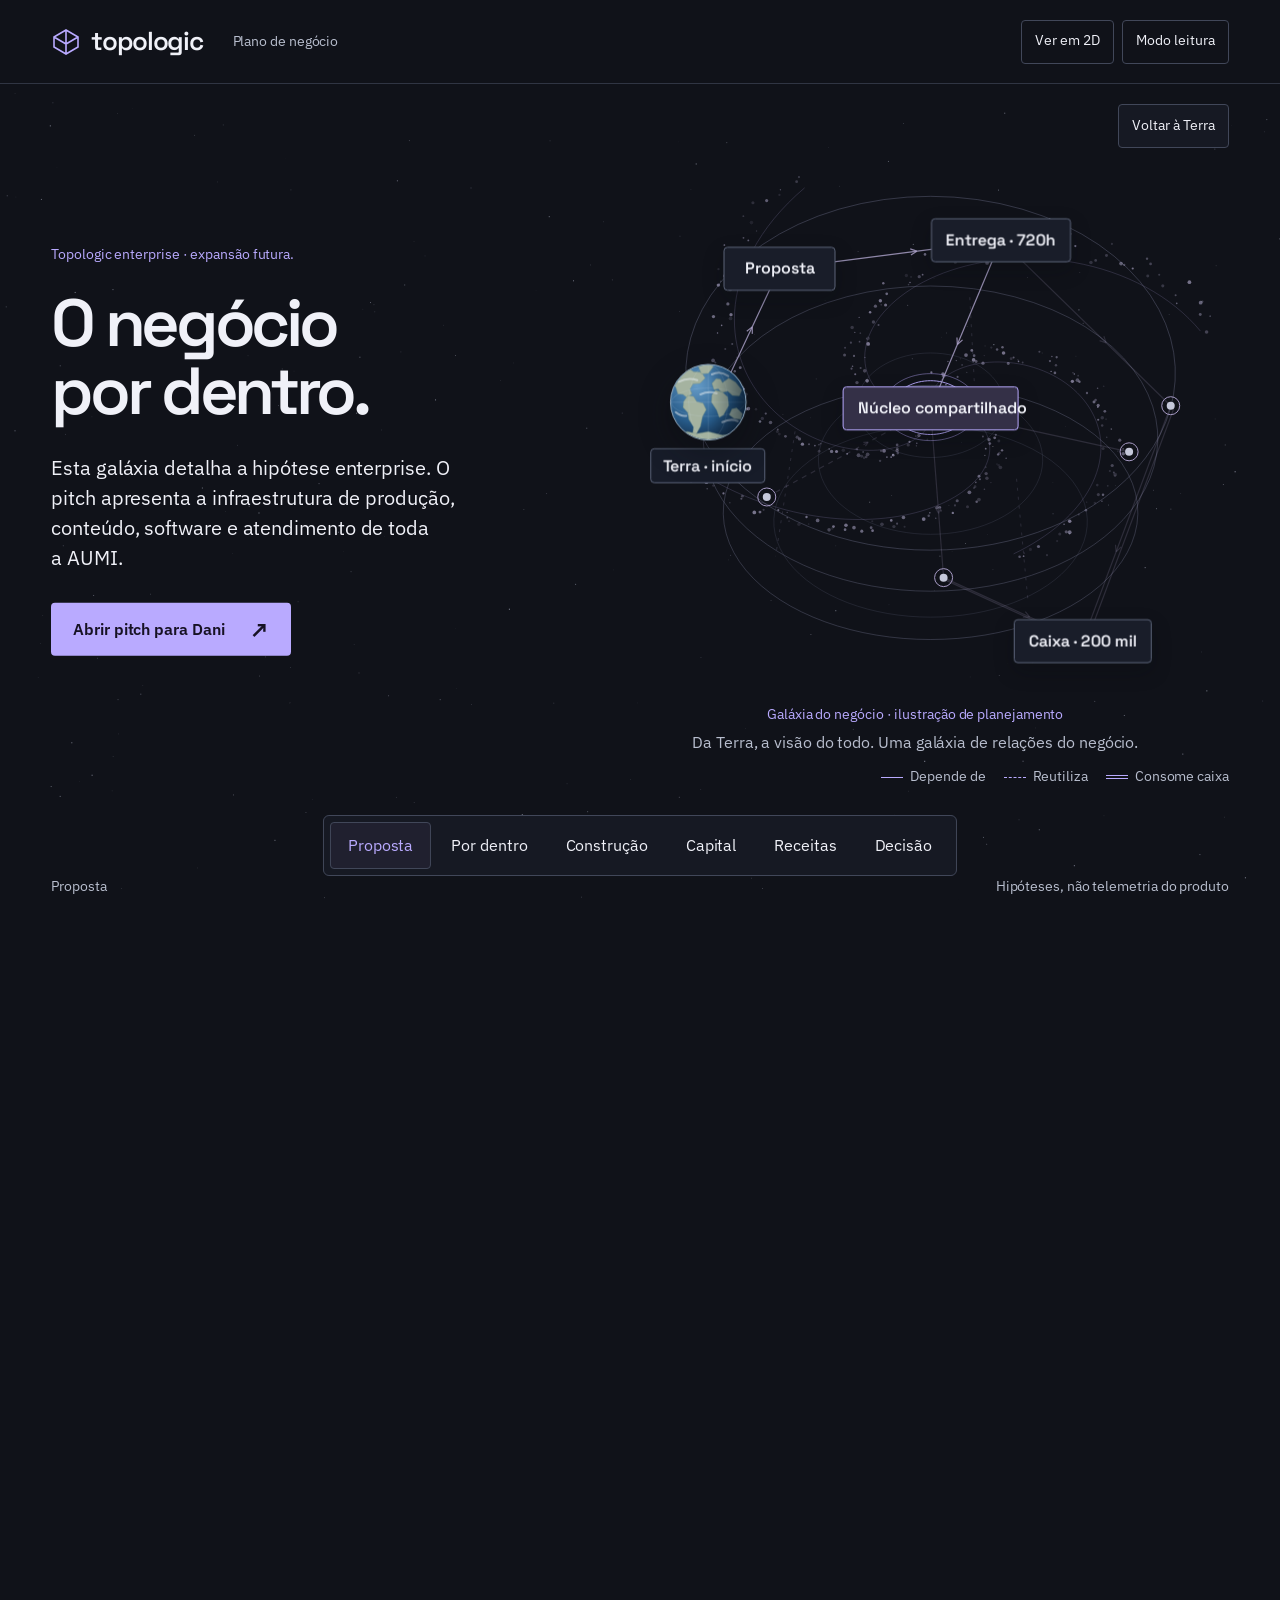
<file: index.html>
<!doctype html>
<html lang="pt-BR">
<head>
<meta charset="utf-8"><meta name="viewport" content="width=device-width,initial-scale=1">
<meta name="description" content="Topologic por dentro: produto, desenvolvimento, capital e receitas conectadas. Plano de negócio com hipóteses e limites explícitos.">
<title>Topologic | O negócio por dentro</title>
<link rel="icon" href="data:image/svg+xml,%3Csvg xmlns='http://www.w3.org/2000/svg' viewBox='0 0 32 32'%3E%3Cpath d='m16 3 12 7v12l-12 7-12-7V10L16 3Zm0 0v14m12-7-12 7L4 10m12 7v12' fill='none' stroke='%23b9aaff' stroke-width='2'/%3E%3C/svg%3E">
<link rel="stylesheet" href="assets/fonts.css"><link rel="stylesheet" href="assets/scrollcraft.css"><link rel="stylesheet" href="spatial.css">
<script defer src="assets/scrollcraft.js"></script><script defer src="spatial.js"></script>
</head>
<body>
<a class="skip" href="#proposta">Ir ao conteúdo</a>
<header class="masthead"><a class="brand" href="#proposta" data-waypoint="0" aria-label="Topologic, proposta"><svg width="30" height="30" viewBox="0 0 30 30" fill="none" aria-hidden="true"><path d="m15 3 12 7v10l-12 7-12-7V10L15 3Zm0 0v14m12-7-12 7L3 10m12 7v10" stroke="currentColor" stroke-width="1.6"/></svg><strong>topologic</strong><span>Plano de negócio</span></a><div class="header-actions"><button type="button" id="view-toggle" class="js-control" aria-pressed="false">Ver em 2D</button><button type="button" id="read-toggle" class="js-control" aria-pressed="false">Modo leitura</button></div></header>
<nav class="route" aria-label="Destinos da apresentação"><a href="#proposta" data-waypoint="0" aria-current="location">Proposta</a><a href="#por-dentro" data-waypoint="1">Por dentro</a><a href="#construcao" data-waypoint="2">Construção</a><a href="#capital" data-waypoint="3">Capital</a><a href="#receitas" data-waypoint="4">Receitas</a><a href="#decisao" data-waypoint="5">Decisão</a></nav>
<p id="compact-notice" class="compact-notice" hidden>Leitura adaptada para manter todo o conteúdo visível nesta tela. Em uma tela mais alta, você pode voltar à galáxia.</p>
<main id="journey" data-sc-mode="worldflight" data-sc-seam="0.16" data-sc-lerp="0.12" data-sc-verify-state="linear-content">
<div data-sc-world aria-label="Mapa espacial do planejamento" class="world-stage">
<canvas id="topology" aria-hidden="true"></canvas>
<div data-sc-segment data-sc-w="1.4" data-sc-waypoint="Proposta"></div><div data-sc-segment data-sc-w="1.6" data-sc-waypoint="Por dentro"></div><div data-sc-segment data-sc-w="1.6" data-sc-waypoint="Construção"></div><div data-sc-segment data-sc-w="2.6" data-sc-waypoint="Capital"></div><div data-sc-segment data-sc-w="1.7" data-sc-waypoint="Receitas"></div><div data-sc-segment data-sc-w="1.1" data-sc-waypoint="Decisão"></div>
<div id="world-labels" class="world-labels"></div>
<div class="world-caption"><span class="drawing-label">Galáxia do negócio · ilustração de planejamento</span><span id="plane-caption">Da Terra ao núcleo compartilhado.</span></div>
<div class="relation-detail" id="relation-detail" hidden><strong id="relation-name"></strong><p id="relation-description"></p><button type="button" id="relation-clear" aria-label="Limpar seleção de relação">Fechar detalhe</button></div>
<div class="graph-legend"><span><i class="line-solid"></i>Depende de</span><span><i class="line-dotted"></i>Reutiliza</span><span><i class="line-double"></i>Consome caixa</span></div>
</div>
<div data-sc-world-copy class="copy-layer">
<section id="proposta" class="destination hero" data-destination="0" tabindex="-1" aria-labelledby="title-proposta">
<p class="eyebrow">Topologic enterprise · expansão futura.</p><h1 id="title-proposta">O negócio<br>por dentro.</h1><p class="hero-intro">Esta galáxia detalha a hipótese enterprise. O pitch apresenta a infraestrutura de produção, conteúdo, software e atendimento de toda a AUMI.</p><a class="primary" href="pitch.html">Abrir pitch para Dani <span aria-hidden="true">↗</span></a>
<div class="linear-only"><h2>O que é o Topologic</h2><p>Uma plataforma para representar a operação em um grafo de conhecimento, consultar fontes autorizadas e apoiar decisões. Não é uma promessa de automação irrestrita nem uma operação já homologada.</p><p>A galáxia é um diagrama do negócio, não um modelo astronômico. A Terra representa o ponto de partida e retorno. O núcleo representa a tecnologia compartilhada; os braços organizam proposta, entrega, desenvolvimento, caixa e receitas.</p></div>
</section>
<section id="por-dentro" class="destination" data-destination="1" tabindex="-1" aria-labelledby="title-entrega">
<h2 id="title-entrega">O preço tem<br>trabalho por baixo.</h2>
<div class="price-line"><strong>R$ 200 mil</strong><span>implantação</span><b>+ R$ 12 mil/mês</b></div>
<p>Uma unidade, até três processos, dois conectores homologados, 150 entidades e dez usuários.</p>
<dl class="delivery-ledger"><div><dt>Entrega em três meses</dt><dd>720 horas</dd></div><div><dt>Custo direto · R$ 180/h</dt><dd>R$ 129.600</dd></div><div><dt>Tributos 12% + comercial 5%</dt><dd>R$ 34.000</dd></div><div class="emphasis"><dt>Contribuição do setup</dt><dd>R$ 36.400</dd></div></dl>
<p class="note">Contribuição não é lucro. Ainda há P&D e estrutura fixa. Recorrência: R$ 8.160 de contribuição, com 10h de atendimento/mês.</p>
<div class="linear-only"><p>O setup é preço cobrado do cliente. Não é o investimento total inicial dos sócios. Só uma implantação por vez. As pessoas de P&D não são contadas novamente como equipe de implantação.</p></div>
</section>
<section id="construcao" class="destination" data-destination="2" tabindex="-1" aria-labelledby="title-construcao">
<h2 id="title-construcao">Demonstração não<br>é produto pronto.</h2><p>P&D primeiro. Implantação comercial depois, com contrato e entrada recebida.</p>
<div class="development-selector js-control" role="group" aria-label="Etapas de desenvolvimento"><button data-development="0" aria-pressed="false">Antes</button><button data-development="1" aria-pressed="true">Mês 1</button><button data-development="2" aria-pressed="false">Mês 2</button><button data-development="3" aria-pressed="false">Mês 3</button><button data-development="4" aria-pressed="false">M4–6</button><button data-development="5" aria-pressed="false">M7+</button></div>
<div class="development-details">
<article data-step="0"><h3>Antes do desembolso</h3><p>Confirmar caixa, comprador-alvo e cotação brasileira completa. Formalizar sociedade, escopo e condições de parada. Nenhuma compra automática.</p></article>
<article data-step="1"><h3>Mês 1 · Núcleo persistente</h3><p>Modelo versionado, identidade, fontes autorizadas e restauração demonstrada. Ainda não equivale a produto comercial homologado.</p></article>
<article data-step="2"><h3>Mês 2 · Contexto e fronteiras</h3><p>Ingestão de fontes de ensaio, consultas com evidência e testes de permissão. Dois conectores de produção dependem de acesso e homologação.</p></article>
<article data-step="3"><h3>Mês 3 · Qualidade e recuperação</h3><p>Benchmark na DGX, fila e recusa, exportação, recuperação e fluxo de reunião. M0 a M3 exige R$ 211 mil, sem reserva.</p></article>
<article data-step="4"><h3>Meses 4–6 · Recorte comercial</h3><p>Homologar conectores, segurança, limites contratuais e usuários de validação. Se faltarem recursos ou acesso, interromper. Não declarar entrega.</p></article>
<article data-step="5"><h3>M7+ · Primeiro ambiente pago</h3><p>Primeira venda no cenário-base, não garantida. Contrato e entrada antes do início. Três meses e 720 horas diretas separados do P&D.</p></article>
</div><p class="note">Cada etapa tem critério de aceite. Datas são hipóteses de planejamento, não compromissos de entrega.</p>
</section>
<section id="capital" class="destination capital" data-destination="3" tabindex="-1" aria-labelledby="title-capital">
<p class="eyebrow">Investimento total inicial, não preço de venda</p><h2 id="title-capital">Até onde<br>o caixa chega?</h2>
<div class="capital-selector js-control" role="group" aria-label="Selecionar investimento total inicial"><button data-capital="100000" aria-pressed="false">R$ 100 mil</button><button data-capital="150000" aria-pressed="false">R$ 150 mil</button><button data-capital="200000" aria-pressed="true">R$ 200 mil</button></div>
<p class="capital-premise">Uma DGX desde o início. <strong>M0: R$ 100 mil</strong>, sendo R$ 76 mil em equipamentos e R$ 24 mil de preparação.</p>
<div id="capital-result" aria-live="polite" aria-atomic="true"><div class="runway"><strong id="runway-value">2,70</strong><span>meses após M0<br>sem receita e sem reserva</span></div><p id="capital-meaning">R$ 100 mil disponíveis para operar: dois meses completos e R$ 26 mil do terceiro.</p><div class="funding-track" aria-hidden="true"><span id="funding-fill"></span><i></i><i></i><i></i><i></i><i></i></div><p class="funding-legend"><span>Financiado</span><span>Não financiado até M6</span></p><p class="capital-gap" id="capital-gap">Faltam R$ 11 mil para completar três meses.</p></div>
<p class="note"><strong>Fixo: R$ 37 mil/mês.</strong> Nenhuma das três perspectivas financia o lançamento completo. Não comprar sem resolver o caixa.</p>
<div class="linear-only"><h3>Três capitais, o mesmo custo</h3><table><caption>Caixa após M0, sem vendas ou reserva</caption><thead><tr><th>Total inicial</th><th>Saldo</th><th>Meses</th><th>Falta até M3</th></tr></thead><tbody><tr><th>R$ 100 mil</th><td>R$ 0</td><td>0</td><td>R$ 111 mil</td></tr><tr><th>R$ 150 mil</th><td>R$ 50 mil</td><td>1,35</td><td>R$ 61 mil</td></tr><tr><th>R$ 200 mil</th><td>R$ 100 mil</td><td>2,70</td><td>R$ 11 mil</td></tr></tbody></table><p>Três meses exigem R$ 211 mil. Seis meses exigem R$ 322 mil, sem reserva. O capital-base de 24 meses continua em R$ 830 mil. Nenhum cenário de vendas atual recupera o investimento ou alcança equilíbrio recorrente em 24 meses.</p><p>Equipamentos: DGX R$ 65 mil, proteção R$ 4 mil, rede R$ 2 mil, backup R$ 3 mil, periféricos R$ 2 mil. Preparação: jurídico R$ 12 mil e segurança R$ 12 mil. Infraestrutura de primeiro ano é outra composição: não somar novamente ao M0 e aos fixos.</p><p>Mensal: produto R$ 8 mil, engenharia R$ 18 mil, especialistas R$ 6 mil, hospedagem R$ 1 mil, ferramentas R$ 1 mil, comercial R$ 1,5 mil, administração R$ 1 mil e energia R$ 500.</p></div>
</section>
<section id="receitas" class="destination revenues" data-destination="4" tabindex="-1" aria-labelledby="title-receitas">
<h2 id="title-receitas">Uma base.<br>Cinco caminhos.</h2>
<div class="revenue-selector js-control" role="group" aria-label="Explorar caminhos de receita"><button data-revenue="topologic" aria-pressed="true">Operação</button><button data-revenue="diagnostico" aria-pressed="false">Diagnóstico</button><button data-revenue="conhecimento" aria-pressed="false">Conhecimento</button><button data-revenue="viva" aria-pressed="false">Topologia Viva</button><button data-revenue="parceiros" aria-pressed="false">Parceiros</button></div>
<div class="revenue-details">
<article data-offer="topologic"><h3>Topologic Operação</h3><p class="offer-price">R$ 200 mil + R$ 12 mil/mês</p><p>Para diretor de operações com transformação financiada. Grafo, fontes e permissões para um recorte operacional.</p><p class="offer-gate"><strong>Condição:</strong> produto e conectores homologados, contrato e entrada recebida. Oferta proposta, não venda comprovada.</p><p class="linear-only">720h, custo direto R$ 129.600. Contribuição do setup R$ 36.400; mensal R$ 8.160 com 10h de atendimento. Única oferta no fluxo de 24 meses.</p></article>
<article data-offer="diagnostico"><h3>Diagnóstico operacional</h3><p class="offer-price">R$ 30 mil · sem mensalidade</p><p>Para patrocinador de mudança industrial ou logística. Um recorte, fontes autorizadas e mapa de dependências, sem integração produtiva.</p><p class="offer-gate"><strong>Condição:</strong> validar comprador, acesso e escopo. Se houver crédito no setup, não contar as duas receitas integralmente.</p><p class="linear-only">Reutiliza método, editor e processamento documental em janela agendada. 80h; custo direto R$ 14.400; contribuição R$ 10.500. Nova hipótese fora do fluxo de 24 meses.</p></article>
<article data-offer="conhecimento"><h3>Conhecimento privado</h3><p class="offer-price">R$ 60 mil + R$ 6 mil/mês</p><p>Consulta de documentação técnica com fontes e permissões. Reutiliza ingestão, busca, identidade, armazenamento e IA local.</p><p class="offer-gate"><strong>Condição:</strong> testar isolamento, qualidade, retenção e carga. Definir corpus e usuários. Não é produto pronto.</p><p class="linear-only">180h; custo direto R$ 32.400; contribuição do setup R$ 17.400. Mensal: R$ 3.900 com 6h de atendimento. Nova hipótese fora do fluxo de 24 meses.</p></article>
<article data-offer="viva"><h3>Topologia Viva</h3><p class="offer-price">R$ 90 mil + R$ 8 mil/mês</p><p>Para cliente Topologic homologado. Observação e ação assistida, com aprovação humana. Reutiliza eventos, grafo, fila e auditoria.</p><p class="offer-gate"><strong>Condição:</strong> operação principal repetível, integração e recuperação homologadas. Sem autonomia irrestrita.</p><p class="linear-only">300h; custo direto R$ 54 mil; contribuição do setup R$ 20.700. Mensal: R$ 5.200 com 8h de atendimento. Expansão futura fora do fluxo de 24 meses.</p></article>
<article data-offer="parceiros"><h3>Licenciamento com parceiros</h3><p class="offer-price">Preço ainda não definido</p><p>Integradores de indústria e logística. Reutiliza ontologias próprias, editor, conectores e método. Nunca revende dados de clientes.</p><p class="offer-gate"><strong>Condição:</strong> definir direitos, suporte, responsabilidades e repartição. Comissão de 5% não é premissa suficiente.</p><p class="linear-only">Canal posterior. Sem receita precificada ou projetada e sem capacidade adicional presumida.</p></article>
</div><p class="capacity-note">A mesma DGX, a mesma fila, as mesmas pessoas. Novas ofertas ficam fora das projeções de 24 meses.</p>
<div class="linear-only"><h3>Capacidade compartilhada, não multiplicada</h3><p>Hipótese: 100 usuários, 20 simultâneos no mapa, uma inferência ativa e duas em fila. Planejamento de 90 consultas/h contra pico de perfil de 60/h: 40% dos usuários, seis perguntas/dia, oito horas úteis e pico duas vezes a média. Nada disso foi medido na DGX Topologic. Cada oferta exige teste próprio. Uma implantação por vez.</p></div>
</section>
<section id="decisao" class="destination decision" data-destination="5" tabindex="-1" aria-labelledby="title-decisao">
<h2 id="title-decisao">O próximo passo<br>é fechar a conta.</h2><p>A tecnologia conecta as receitas. Caixa, homologação e capacidade limitam o ritmo.</p><div class="ownership"><div><strong>50%</strong><span>AUMI<br>Marcos, Luciana e João</span></div><div><strong>50%</strong><span>Dani</span></div></div><p class="note">Participação não define aporte, remuneração ou divisão interna. Nenhuma compra ou tranche aprovada.</p>
<div class="document-links"><a class="primary" href="pitch.html">Abrir pitch para Dani <span aria-hidden="true">↗</span></a><a href="plano-completo.html">Plano enterprise · separado do pitch</a><a href="modelo-financeiro.xlsx" download>Modelo enterprise · XLSX</a><a href="cenarios-24-meses.csv" download>Cenários enterprise · CSV</a></div>
<div class="linear-only"><h3>Relações do mesmo negócio</h3><ul><li>Comprador → oferta: a proposta resolve um recorte autorizado da operação.</li><li>Oferta → entrega: contrato, entrada e homologação precedem as 720 horas de implantação.</li><li>Entrega → pessoas: especialistas e engenharia executam o trabalho, sem duplicar equipe de P&D.</li><li>Entrega → plataforma: grafo, fontes, identidade e conectores dão suporte ao escopo.</li><li>Plataforma → infraestrutura: uma DGX, armazenamento, proteção e fila atendem a base.</li><li>Pessoas → caixa: trabalho e operação consomem o fixo de R$ 37 mil/mês.</li><li>Infraestrutura → caixa: equipamentos e preparação consomem R$ 100 mil no M0.</li><li>Diagnóstico → plataforma: reutiliza método, editor e documentos.</li><li>Conhecimento → plataforma: reutiliza ingestão, busca e identidade.</li><li>Topologia Viva → plataforma: reutiliza eventos, grafo, fila e auditoria.</li><li>Parceiros → plataforma: reutiliza componentes próprios e método, não dados de clientes.</li></ul></div>
</section>
</div>
<div data-sc-spacer aria-hidden="true"></div>
</main>
<div class="status-strip"><span id="current-destination">Proposta</span><span>Hipóteses, não telemetria do produto</span></div>
<noscript><p class="noscript-note">JavaScript desativado. Todo o plano está disponível nesta leitura linear e nos documentos acima.</p></noscript>
</body></html>
</file>
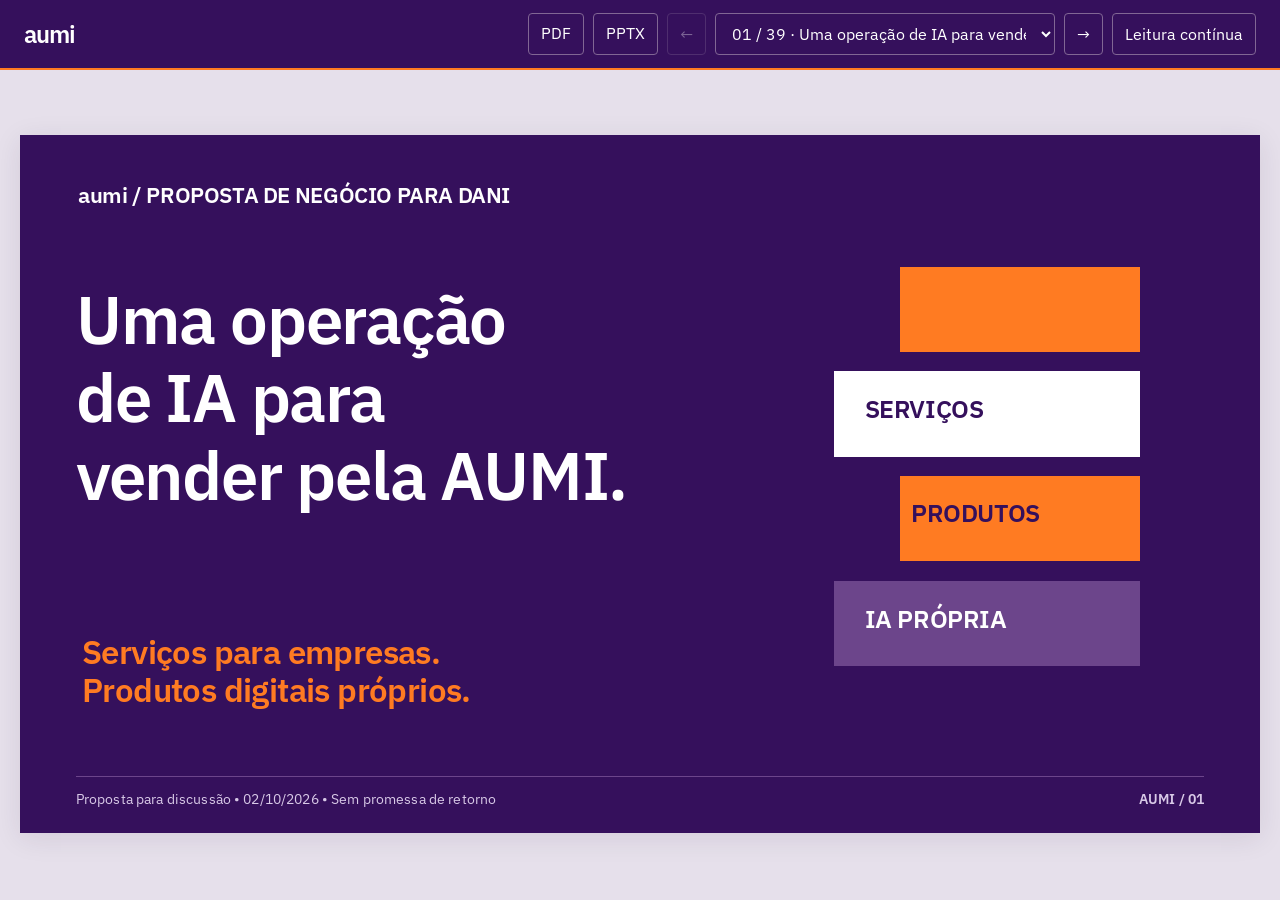
<file: pitch.html>
<!doctype html><html lang="pt-BR"><head><meta charset="utf-8"><meta name="viewport" content="width=device-width,initial-scale=1"><title>AUMI | Uma operação de IA para vender pela AUMI</title><meta name="description" content="Proposta de negócio para Dani: o que a AUMI vai vender, para quem, como entregar e como financiar. Conteúdo, código, atendimento, produtos digitais e Topologic."><link rel="stylesheet" href="pitch.css"><script src="pitch.js" defer></script></head><body><a class="skip" href="#deck">Ir para a apresentação</a><nav class="deck-nav" aria-label="Navegação da apresentação"><span class="brand" aria-label="AUMI">aumi</span><a class="download" href="https://juboyy.github.io/topologic-business-plan/pitch-deck.pdf">PDF</a><a class="download" href="https://juboyy.github.io/topologic-business-plan/pitch-deck.pptx">PPTX</a><button id="previous" type="button" aria-label="Slide anterior">←</button><label class="sr-only" for="slide-index">Escolher slide</label><select id="slide-index"><option value="1">01 / 39 · Uma operação de IA para vender pela AUMI.</option><option value="2">02 / 39 · Conteúdo para publicar. Software para operar. Respostas com contexto.</option><option value="3">03 / 39 · Ter acesso à IA não resolve o trabalho que fica por fazer.</option><option value="4">04 / 39 · A AUMI assume o caminho entre o pedido e a entrega.</option><option value="5">05 / 39 · A mesma base pode atender cinco frentes de receita.</option><option value="6">06 / 39 · O cliente precisa enxergar o que vai receber.</option><option value="7">07 / 39 · Criar produtos que possam ser vendidos de novo.</option><option value="8">08 / 39 · Topologic: saber o que depende de quê antes de mudar a TI.</option><option value="9">09 / 39 · Cobrar pela entrega. Renovar pelo trabalho contínuo.</option><option value="10">10 / 39 · Por que uma máquina própria? Para trabalhar em várias entregas.</option><option value="11">11 / 39 · Organizar a produção antes de prometer mais entregas.</option><option value="12">12 / 39 · Por que contratar a AUMI se já existem ferramentas?</option><option value="13">13 / 39 · Dani acompanha o caixa e o que cada frente entrega.</option><option value="14">14 / 39 · Quanto cada entrega deixa para sustentar a operação.</option><option value="15">15 / 39 · O prazo de retorno depende do ritmo de vendas e dos custos.</option><option value="16">16 / 39 · O investimento precisa pagar a estrutura e o começo da operação.</option><option value="17">17 / 39 · Quando o negócio se paga? E quando a máquina compensa?</option><option value="18">18 / 39 · Os primeiros 90 dias servem para conquistar e entregar a prova.</option><option value="19">19 / 39 · Dani, a proposta é participar da sociedade com 50%.</option><option value="20">20 / 39 · Vamos começar pela primeira oferta paga.</option><option value="21">21 / 39 · Ofertas de teste: o que entra no preço</option><option value="22">22 / 39 · Custos por oferta antes da estrutura fixa</option><option value="23">23 / 39 · Loja: contribuição não é lucro</option><option value="24">24 / 39 · O fixo é contado uma vez. A entrega vem além dele.</option><option value="25">25 / 39 · Cenário mensal exige gente e aquisição</option><option value="26">26 / 39 · Receita, margem e caixa respondem perguntas diferentes.</option><option value="27">27 / 39 · Agenda-base: meses 1 a 6</option><option value="28">28 / 39 · Agenda-base: meses 7 a 12</option><option value="29">29 / 39 · Agenda-base: meses 13 a 18</option><option value="30">30 / 39 · Agenda-base: meses 19 a 24</option><option value="31">31 / 39 · Equipamento: só contar o benefício incremental líquido.</option><option value="32">32 / 39 · Mais aquisição. Menos vendas novas. O caixa muda antes do discurso.</option><option value="33">33 / 39 · Quanto cada agenda precisa vender</option><option value="34">34 / 39 · Mês24: a agenda comercial por trás da escala</option><option value="35">35 / 39 · O ponto mais baixo define o capital de giro</option><option value="36">36 / 39 · Fontes e limites da evidência</option><option value="37">37 / 39 · Fontes e limites da evidência</option><option value="38">38 / 39 · Fontes e limites da evidência</option><option value="39">39 / 39 · A conversa pode terminar com uma decisão verificável.</option></select><button id="next" type="button" aria-label="Próximo slide">→</button><button id="mode" type="button" aria-pressed="false">Leitura contínua</button></nav><p id="announcer" class="sr-only" aria-live="polite"></p><main id="deck" tabindex="-1"><section class="slide purple" id="slide-01" data-title="Uma operação de IA para vender pela AUMI." aria-label="1. Uma operação de IA para vender pela AUMI." style="--slide-bg:#35105C;--slide-fg:#FFFFFF;--slide-muted:#D8C9E7;--rule:#6C458B"><p class="el eyebrow bold" style="left:4.6875%;top:6.888888888888889%;width:59.375%;height:6.666666666666667%;--fs:28;--color:#FFFFFF;color:#FFFFFF;">aumi / PROPOSTA DE NEGÓCIO PARA DANI</p><h2 class="el hero bold" style="left:4.5%;top:20.77777777777778%;width:60.625%;height:48.333333333333336%;--fs:87;--color:#FFFFFF;color:#FFFFFF;">Uma operação
de IA para
vender pela AUMI.</h2><p class="el  bold" style="left:5.0%;top:71.33333333333333%;width:55.3125%;height:13.333333333333334%;--fs:43;--color:#FF7B22;color:#FF7B22;">Serviços para empresas.
Produtos digitais próprios.</p><div class="shape" aria-hidden="true" style="left:70.9375%;top:18.88888888888889%;width:19.375%;height:12.222222222222221%;--fill:#FF7B22"></div><div class="shape" aria-hidden="true" style="left:65.625%;top:33.888888888888886%;width:24.6875%;height:12.222222222222221%;--fill:#FFFFFF"></div><div class="shape" aria-hidden="true" style="left:70.9375%;top:48.888888888888886%;width:19.375%;height:12.222222222222221%;--fill:#FF7B22"></div><div class="shape" aria-hidden="true" style="left:65.625%;top:63.888888888888886%;width:24.6875%;height:12.222222222222221%;--fill:#6C458B"></div><p class="el decorative bold" style="left:68.125%;top:37.333333333333336%;width:21.25%;height:5.555555555555555%;--fs:32;--color:#35105C;color:#35105C;" aria-hidden="true">SERVIÇOS</p><p class="el decorative bold" style="left:71.875%;top:52.22222222222222%;width:18.125%;height:5.555555555555555%;--fs:32;--color:#35105C;color:#35105C;" aria-hidden="true">PRODUTOS</p><p class="el decorative bold" style="left:68.125%;top:67.33333333333333%;width:21.25%;height:5.555555555555555%;--fs:32;--color:#FFFFFF;color:#FFFFFF;" aria-hidden="true">IA PRÓPRIA</p><footer class="slide-footer"><span>Proposta para discussão • 02/10/2026 • Sem promessa de retorno</span><span>AUMI / 01</span></footer></section><section class="slide orange" id="slide-02" data-title="Conteúdo para publicar. Software para operar. Respostas com contexto." aria-label="2. Conteúdo para publicar. Software para operar. Respostas com contexto." style="--slide-bg:#FF7B22;--slide-fg:#29143D;--slide-muted:#35105C;--rule:#D8C9E7"><p class="el eyebrow bold" style="left:4.5%;top:5.222222222222222%;width:78.125%;height:3.888888888888889%;--fs:21;--color:#35105C;color:#35105C;">01 / O QUE O CLIENTE COMPRA</p><p class="el decorative bold" style="left:85.625%;top:4.666666666666667%;width:10.0%;height:5.333333333333333%;--fs:36;--color:#35105C;color:#35105C;" aria-hidden="true">aumi</p><h2 class="el hero bold" style="left:4.75%;top:20.666666666666668%;width:90.625%;height:40.0%;--fs:76;--color:#35105C;color:#35105C;">Conteúdo para publicar.
Software para operar.
Respostas com contexto.</h2><div class="shape" aria-hidden="true" style="left:4.75%;top:67.11111111111111%;width:6.875%;height:1.3333333333333333%;--fill:#35105C"></div><p class="el " style="left:14.375%;top:65.44444444444444%;width:77.5%;height:16.444444444444443%;--fs:37;--color:#35105C;color:#35105C;">A empresa contrata uma entrega definida.
A AUMI organiza a produção e responde pela revisão.</p><footer class="slide-footer"><span>Proposta para discussão • 02/10/2026 • Sem promessa de retorno</span><span>AUMI / 02</span></footer></section><section class="slide light" id="slide-03" data-title="Ter acesso à IA não resolve o trabalho que fica por fazer." aria-label="3. Ter acesso à IA não resolve o trabalho que fica por fazer." style="--slide-bg:#FFFFFF;--slide-fg:#29143D;--slide-muted:#35105C;--rule:#D8C9E7"><p class="el eyebrow bold" style="left:4.5%;top:5.222222222222222%;width:78.125%;height:3.888888888888889%;--fs:21;--color:#35105C;color:#35105C;">02 / A NECESSIDADE DO COMPRADOR</p><p class="el decorative bold" style="left:85.625%;top:4.666666666666667%;width:10.0%;height:5.333333333333333%;--fs:36;--color:#35105C;color:#35105C;" aria-hidden="true">aumi</p><h2 class="el title bold" style="left:4.5%;top:13.222222222222221%;width:90.625%;height:19.333333333333332%;--fs:68;--color:#29143D;color:#29143D;">Ter acesso à IA não resolve
o trabalho que fica por fazer.</h2><div class="shape" aria-hidden="true" style="left:4.75%;top:38.888888888888886%;width:29.0625%;height:37.44444444444444%;--fill:#EEE7F5"></div><p class="el label bold" style="left:6.375%;top:41.333333333333336%;width:25.8125%;height:5.111111111111111%;--fs:29;--color:#9A3D00;color:#9A3D00;">01</p><p class="el label bold" style="left:6.375%;top:48.0%;width:25.8125%;height:10.555555555555555%;--fs:38;--color:#29143D;color:#29143D;">Conteúdo parado</p><p class="el " style="left:6.375%;top:59.666666666666664%;width:25.8125%;height:15.555555555555555%;--fs:31;--color:#29143D;color:#29143D;">O briefing existe. Faltam roteiro, peças e revisão para publicar.</p><div class="shape" aria-hidden="true" style="left:35.6875%;top:38.888888888888886%;width:29.0625%;height:37.44444444444444%;--fill:#EEE7F5"></div><p class="el label bold" style="left:37.3125%;top:41.333333333333336%;width:25.8125%;height:5.111111111111111%;--fs:29;--color:#9A3D00;color:#9A3D00;">02</p><p class="el label bold" style="left:37.3125%;top:48.0%;width:25.8125%;height:10.555555555555555%;--fs:38;--color:#29143D;color:#29143D;">Rotina manual</p><p class="el " style="left:37.3125%;top:59.666666666666664%;width:25.8125%;height:15.555555555555555%;--fs:31;--color:#29143D;color:#29143D;">Copiar dados entre sistemas toma tempo e exige conferência.</p><div class="shape" aria-hidden="true" style="left:66.625%;top:38.888888888888886%;width:29.0625%;height:37.44444444444444%;--fill:#EEE7F5"></div><p class="el label bold" style="left:68.25%;top:41.333333333333336%;width:25.8125%;height:5.111111111111111%;--fs:29;--color:#9A3D00;color:#9A3D00;">03</p><p class="el label bold" style="left:68.25%;top:48.0%;width:25.8125%;height:10.555555555555555%;--fs:38;--color:#29143D;color:#29143D;">Dúvida repetida</p><p class="el " style="left:68.25%;top:59.666666666666664%;width:25.8125%;height:15.555555555555555%;--fs:31;--color:#29143D;color:#29143D;">A equipe procura a mesma política para responder ao cliente.</p><p class="el  bold" style="left:4.75%;top:83.33333333333333%;width:90.25%;height:7.666666666666667%;--fs:30;--color:#35105C;color:#35105C;">A oportunidade: vender a execução desse trabalho, com escopo e responsável.</p><footer class="slide-footer"><span>Proposta para discussão • 02/10/2026 • Sem promessa de retorno</span><span>AUMI / 03</span></footer></section><section class="slide purple" id="slide-04" data-title="A AUMI assume o caminho entre o pedido e a entrega." aria-label="4. A AUMI assume o caminho entre o pedido e a entrega." style="--slide-bg:#35105C;--slide-fg:#FFFFFF;--slide-muted:#D8C9E7;--rule:#6C458B"><p class="el eyebrow bold" style="left:4.5%;top:5.222222222222222%;width:78.125%;height:3.888888888888889%;--fs:21;--color:#FF7B22;color:#FF7B22;">03 / COMO VAMOS PRESTAR O SERVIÇO</p><p class="el decorative bold" style="left:85.625%;top:4.666666666666667%;width:10.0%;height:5.333333333333333%;--fs:36;--color:#FFFFFF;color:#FFFFFF;" aria-hidden="true">aumi</p><h2 class="el title bold" style="left:4.5%;top:13.222222222222221%;width:90.625%;height:19.333333333333332%;--fs:68;--color:#FFFFFF;color:#FFFFFF;">A AUMI assume o caminho
entre o pedido e a entrega.</h2><div class="shape" aria-hidden="true" style="left:4.75%;top:41.333333333333336%;width:21.5625%;height:27.22222222222222%;--fill:#FFFFFF"></div><p class="el label bold" style="left:6.125%;top:43.55555555555556%;width:18.8125%;height:6.111111111111111%;--fs:34;--color:#29143D;color:#29143D;">Entender</p><p class="el " style="left:6.125%;top:50.22222222222222%;width:18.8125%;height:17.22222222222222%;--fs:27;--color:#29143D;color:#29143D;">Briefing, objetivo
e fontes autorizadas</p><svg class="diagram-line" viewBox="0 0 1600 900" aria-hidden="true"><line x1="424" y1="490" x2="445" y2="490" stroke="#FF7B22" stroke-width="4"/><polygon points="445,490 432.0,483.0 432.0,497.0" fill="#FF7B22"/></svg><div class="shape" aria-hidden="true" style="left:28.375%;top:41.333333333333336%;width:21.5625%;height:27.22222222222222%;--fill:#FFFFFF"></div><p class="el label bold" style="left:29.75%;top:43.55555555555556%;width:18.8125%;height:6.111111111111111%;--fs:34;--color:#29143D;color:#29143D;">Produzir</p><p class="el " style="left:29.75%;top:50.22222222222222%;width:18.8125%;height:17.22222222222222%;--fs:27;--color:#29143D;color:#29143D;">Agentes preparam
conteúdo, código e respostas</p><svg class="diagram-line" viewBox="0 0 1600 900" aria-hidden="true"><line x1="802" y1="490" x2="823" y2="490" stroke="#FF7B22" stroke-width="4"/><polygon points="823,490 810.0,483.0 810.0,497.0" fill="#FF7B22"/></svg><div class="shape" aria-hidden="true" style="left:52.0%;top:41.333333333333336%;width:21.5625%;height:27.22222222222222%;--fill:#FF7B22"></div><p class="el label bold" style="left:53.375%;top:43.55555555555556%;width:18.8125%;height:6.111111111111111%;--fs:34;--color:#29143D;color:#29143D;">Conferir</p><p class="el " style="left:53.375%;top:50.22222222222222%;width:18.8125%;height:17.22222222222222%;--fs:27;--color:#29143D;color:#29143D;">Pessoa revisa fontes,
testes e exceções</p><svg class="diagram-line" viewBox="0 0 1600 900" aria-hidden="true"><line x1="1180" y1="490" x2="1201" y2="490" stroke="#FF7B22" stroke-width="4"/><polygon points="1201,490 1188.0,483.0 1188.0,497.0" fill="#FF7B22"/></svg><div class="shape" aria-hidden="true" style="left:75.625%;top:41.333333333333336%;width:21.5625%;height:27.22222222222222%;--fill:#FFFFFF"></div><p class="el label bold" style="left:77.0%;top:43.55555555555556%;width:18.8125%;height:6.111111111111111%;--fs:34;--color:#29143D;color:#29143D;">Entregar</p><p class="el " style="left:77.0%;top:50.22222222222222%;width:18.8125%;height:17.22222222222222%;--fs:27;--color:#29143D;color:#29143D;">Escopo acordado,
aceite e responsável</p><p class="el " style="left:4.875%;top:74.66666666666667%;width:89.375%;height:10.88888888888889%;--fs:37;--color:#FFFFFF;color:#FFFFFF;">A IA participa da execução.
A responsabilidade pela entrega continua com pessoas.</p><footer class="slide-footer"><span>Proposta para discussão • 02/10/2026 • Sem promessa de retorno</span><span>AUMI / 04</span></footer></section><section class="slide light" id="slide-05" data-title="A mesma base pode atender cinco frentes de receita." aria-label="5. A mesma base pode atender cinco frentes de receita." style="--slide-bg:#FFFFFF;--slide-fg:#29143D;--slide-muted:#35105C;--rule:#D8C9E7"><p class="el eyebrow bold" style="left:4.5%;top:5.222222222222222%;width:78.125%;height:3.888888888888889%;--fs:21;--color:#35105C;color:#35105C;">04 / ONDE VAMOS VENDER</p><p class="el decorative bold" style="left:85.625%;top:4.666666666666667%;width:10.0%;height:5.333333333333333%;--fs:36;--color:#35105C;color:#35105C;" aria-hidden="true">aumi</p><h2 class="el title bold" style="left:4.5%;top:13.222222222222221%;width:90.625%;height:19.333333333333332%;--fs:68;--color:#29143D;color:#29143D;">A mesma base pode atender
cinco frentes de receita.</h2><div class="shape" aria-hidden="true" style="left:4.75%;top:38.77777777777778%;width:17.3125%;height:39.888888888888886%;--fill:#EEE7F5"></div><p class="el label bold" style="left:6.125%;top:42.77777777777778%;width:14.625%;height:9.222222222222221%;--fs:30;--color:#35105C;color:#35105C;">CONTEÚDO</p><p class="el " style="left:6.125%;top:54.888888888888886%;width:14.625%;height:20.0%;--fs:29;--color:#29143D;color:#29143D;">Marketing
Peças e roteiros
por mês</p><div class="shape" aria-hidden="true" style="left:23.4375%;top:38.77777777777778%;width:17.3125%;height:39.888888888888886%;--fill:#EEE7F5"></div><p class="el label bold" style="left:24.8125%;top:42.77777777777778%;width:14.625%;height:9.222222222222221%;--fs:30;--color:#35105C;color:#35105C;">CÓDIGO</p><p class="el " style="left:24.8125%;top:54.888888888888886%;width:14.625%;height:20.0%;--fs:29;--color:#29143D;color:#29143D;">Operações
Automação de
uma rotina</p><div class="shape" aria-hidden="true" style="left:42.125%;top:38.77777777777778%;width:17.3125%;height:39.888888888888886%;--fill:#EEE7F5"></div><p class="el label bold" style="left:43.5%;top:42.77777777777778%;width:14.625%;height:9.222222222222221%;--fs:30;--color:#35105C;color:#35105C;">ATENDIMENTO</p><p class="el " style="left:43.5%;top:54.888888888888886%;width:14.625%;height:20.0%;--fs:29;--color:#29143D;color:#29143D;">Equipes de serviço
Base de respostas
e apoio contínuo</p><div class="shape" aria-hidden="true" style="left:60.8125%;top:38.77777777777778%;width:17.3125%;height:39.888888888888886%;--fill:#EEE7F5"></div><p class="el label bold" style="left:62.1875%;top:42.77777777777778%;width:14.625%;height:9.222222222222221%;--fs:30;--color:#35105C;color:#35105C;">LOJA LATAM</p><p class="el " style="left:62.1875%;top:54.888888888888886%;width:14.625%;height:20.0%;--fs:29;--color:#29143D;color:#29143D;">Consumidor final
Guias, templates
e minicursos</p><div class="shape" aria-hidden="true" style="left:79.5%;top:38.77777777777778%;width:17.3125%;height:39.888888888888886%;--fill:#35105C"></div><p class="el label bold" style="left:80.875%;top:42.77777777777778%;width:14.625%;height:9.222222222222221%;--fs:30;--color:#FFFFFF;color:#FFFFFF;">TOPOLOGIC</p><p class="el " style="left:80.875%;top:54.888888888888886%;width:14.625%;height:20.0%;--fs:29;--color:#FFFFFF;color:#FFFFFF;">Lideranças de TI
Mapa de sistemas
e dependências</p><p class="el  bold" style="left:4.75%;top:83.33333333333333%;width:90.25%;height:7.666666666666667%;--fs:30;--color:#35105C;color:#35105C;">Começar com uma oferta B2B prioritária e testes limitados de produtos próprios.</p><footer class="slide-footer"><span>Proposta para discussão • 02/10/2026 • Sem promessa de retorno</span><span>AUMI / 05</span></footer></section><section class="slide light" id="slide-06" data-title="O cliente precisa enxergar o que vai receber." aria-label="6. O cliente precisa enxergar o que vai receber." style="--slide-bg:#FFFFFF;--slide-fg:#29143D;--slide-muted:#35105C;--rule:#D8C9E7"><p class="el eyebrow bold" style="left:4.5%;top:5.222222222222222%;width:78.125%;height:3.888888888888889%;--fs:21;--color:#35105C;color:#35105C;">05 / EXEMPLOS DE ENTREGAS</p><p class="el decorative bold" style="left:85.625%;top:4.666666666666667%;width:10.0%;height:5.333333333333333%;--fs:36;--color:#35105C;color:#35105C;" aria-hidden="true">aumi</p><h2 class="el title bold" style="left:4.5%;top:13.222222222222221%;width:90.625%;height:19.333333333333332%;--fs:68;--color:#29143D;color:#29143D;">O cliente precisa enxergar
o que vai receber.</h2><p class="el " style="left:4.75%;top:31.555555555555557%;width:90.0%;height:7.777777777777778%;--fs:29;--color:#685878;color:#685878;">Propostas de serviço, ainda sujeitas a validação comercial e técnica.</p><div class="shape" aria-hidden="true" style="left:4.75%;top:40.55555555555556%;width:29.0625%;height:40.55555555555556%;--fill:#EEE7F5"></div><p class="el label bold" style="left:6.3125%;top:43.333333333333336%;width:25.9375%;height:4.888888888888889%;--fs:25;--color:#35105C;color:#35105C;">CONTEÚDO</p><div class="shape" aria-hidden="true" style="left:35.6875%;top:40.55555555555556%;width:29.0625%;height:40.55555555555556%;--fill:#EEE7F5"></div><p class="el label bold" style="left:37.25%;top:43.333333333333336%;width:25.9375%;height:4.888888888888889%;--fs:25;--color:#35105C;color:#35105C;">CÓDIGO</p><div class="shape" aria-hidden="true" style="left:66.625%;top:40.55555555555556%;width:29.0625%;height:40.55555555555556%;--fill:#EEE7F5"></div><p class="el label bold" style="left:68.1875%;top:43.333333333333336%;width:25.9375%;height:4.888888888888889%;--fs:25;--color:#35105C;color:#35105C;">ATENDIMENTO</p><div class="shape" aria-hidden="true" style="left:6.4375%;top:51.55555555555556%;width:7.1875%;height:21.555555555555557%;--fill:#35105C"></div><p class="el  bold" style="left:7.4375%;top:53.77777777777778%;width:5.5%;height:15.555555555555555%;--fs:25;--color:#FFFFFF;color:#FFFFFF;">01
UMA
OFERTA</p><p class="el  bold" style="left:15.25%;top:51.77777777777778%;width:16.25%;height:8.777777777777779%;--fs:32;--color:#35105C;color:#35105C;">Do briefing
à campanha.</p><p class="el " style="left:15.3125%;top:62.888888888888886%;width:15.75%;height:14.444444444444445%;--fs:27;--color:#29143D;color:#29143D;">Roteiro e peças.
Uma revisão.
Aceite do cliente.</p><p class="el  bold" style="left:37.25%;top:51.666666666666664%;width:25.8125%;height:23.444444444444443%;--fs:31;--color:#35105C;color:#35105C;">Dados de entrada
        ↓
validar e transformar
        ↓
separar exceções</p><p class="el  bold" style="left:68.3125%;top:51.888888888888886%;width:25.625%;height:8.444444444444445%;--fs:31;--color:#35105C;color:#35105C;">“Como faço a troca?”</p><p class="el " style="left:68.3125%;top:62.55555555555556%;width:25.125%;height:15.0%;--fs:28;--color:#29143D;color:#29143D;">Consulta a política.
Prepara a resposta.
Dúvida? Chama humano.</p><p class="el  bold" style="left:4.75%;top:85.33333333333333%;width:90.25%;height:7.666666666666667%;--fs:30;--color:#35105C;color:#35105C;">Cada proposta define entrega, limite, revisão e critério de aceite.</p><footer class="slide-footer"><span>Proposta para discussão • 02/10/2026 • Sem promessa de retorno</span><span>AUMI / 06</span></footer></section><section class="slide split" id="slide-07" data-title="Criar produtos que possam ser vendidos de novo." aria-label="7. Criar produtos que possam ser vendidos de novo." style="--slide-bg:#FFFFFF;--slide-fg:#29143D;--slide-muted:#35105C;--rule:#D8C9E7"><p class="el eyebrow bold" style="left:4.5%;top:5.222222222222222%;width:78.125%;height:3.888888888888889%;--fs:21;--color:#35105C;color:#35105C;">06 / LOJA DE PRODUTOS DIGITAIS</p><h2 class="el title bold" style="left:4.5%;top:13.222222222222221%;width:48.75%;height:26.11111111111111%;--fs:60;--color:#29143D;color:#29143D;">Criar produtos
que possam ser
vendidos de novo.</h2><div class="shape" aria-hidden="true" style="left:55.625%;top:0.0%;width:44.375%;height:91.11111111111111%;--fill:#35105C"></div><p class="el decorative bold" style="left:86.25%;top:4.888888888888889%;width:9.375%;height:5.555555555555555%;--fs:36;--color:#FFFFFF;color:#FFFFFF;" aria-hidden="true">aumi</p><p class="el  bold" style="left:4.9375%;top:43.333333333333336%;width:45.9375%;height:11.11111111111111%;--fs:38;--color:#35105C;color:#35105C;">Guias práticos, templates,
kits e minicursos para LATAM.</p><p class="el " style="left:4.9375%;top:60.22222222222222%;width:45.625%;height:16.444444444444443%;--fs:34;--color:#29143D;color:#29143D;">Testar até 3 nichos.
Produzir uma solução útil.
Vender por checkout existente.</p><p class="el metric bold" style="left:60.0%;top:35.111111111111114%;width:35.3125%;height:11.11111111111111%;--fs:82;--color:#FF7B22;color:#FF7B22;">USD 29</p><p class="el " style="left:60.1875%;top:47.333333333333336%;width:34.6875%;height:10.333333333333334%;--fs:33;--color:#FFFFFF;color:#FFFFFF;">Ticket médio usado
na simulação.</p><p class="el " style="left:60.1875%;top:62.666666666666664%;width:34.6875%;height:19.666666666666668%;--fs:33;--color:#FFFFFF;color:#FFFFFF;">Cada venda paga aquisição,
plataforma e suporte.
Repetir só com margem.</p><p class="el  bold" style="left:4.75%;top:84.44444444444444%;width:90.25%;height:7.666666666666667%;--fs:30;--color:#35105C;color:#35105C;">Primeiro, provar uma oferta. Depois, ampliar o catálogo. Nichos ainda a definir.</p><div class="shape" aria-hidden="true" style="left:0.0%;top:82.88888888888889%;width:100.0%;height:8.666666666666666%;--fill:#FFFFFF"></div><footer class="slide-footer"><span>Proposta para discussão • 02/10/2026 • Sem promessa de retorno</span><span>AUMI / 07</span></footer></section><section class="slide light" id="slide-08" data-title="Topologic: saber o que depende de quê antes de mudar a TI." aria-label="8. Topologic: saber o que depende de quê antes de mudar a TI." style="--slide-bg:#FFFFFF;--slide-fg:#29143D;--slide-muted:#35105C;--rule:#D8C9E7"><p class="el eyebrow bold" style="left:4.5%;top:5.222222222222222%;width:78.125%;height:3.888888888888889%;--fs:21;--color:#35105C;color:#35105C;">07 / UM SERVIÇO DE MAIOR VALOR</p><p class="el decorative bold" style="left:85.625%;top:4.666666666666667%;width:10.0%;height:5.333333333333333%;--fs:36;--color:#35105C;color:#35105C;" aria-hidden="true">aumi</p><h2 class="el title bold" style="left:4.5%;top:13.222222222222221%;width:90.625%;height:19.333333333333332%;--fs:68;--color:#29143D;color:#29143D;">Topologic: saber o que depende
de quê antes de mudar a TI.</h2><svg class="diagram-line" viewBox="0 0 1600 900" aria-hidden="true"><line x1="365" y1="439" x2="480" y2="439" stroke="#35105C" stroke-width="4"/><polygon points="480,439 467.0,432.0 467.0,446.0" fill="#35105C"/></svg><svg class="diagram-line" viewBox="0 0 1600 900" aria-hidden="true"><line x1="550" y1="511" x2="370" y2="568" stroke="#35105C" stroke-width="4"/><polygon points="370,568 384.5066908624205,570.7488034164279 380.28020699669884,557.4020122615176" fill="#35105C"/></svg><svg class="diagram-line" viewBox="0 0 1600 900" aria-hidden="true"><line x1="690" y1="511" x2="698" y2="568" stroke="#35105C" stroke-width="4"/><polygon points="698,568 703.1252056712245,554.1532578984207 689.2610899910986,556.0990986956314" fill="#35105C"/></svg><div class="shape" aria-hidden="true" style="left:5.3125%;top:40.666666666666664%;width:17.5%;height:16.11111111111111%;--fill:#EEE7F5"></div><p class="el label bold" style="left:6.6875%;top:42.888888888888886%;width:14.75%;height:6.111111111111111%;--fs:34;--color:#29143D;color:#29143D;">Portal</p><p class="el " style="left:6.6875%;top:49.55555555555556%;width:14.75%;height:6.111111111111111%;--fs:27;--color:#29143D;color:#29143D;">Fonte: documento</p><div class="shape" aria-hidden="true" style="left:30.0%;top:40.666666666666664%;width:17.5%;height:16.11111111111111%;--fill:#35105C"></div><p class="el label bold" style="left:31.375%;top:42.888888888888886%;width:14.75%;height:6.111111111111111%;--fs:34;--color:#FFFFFF;color:#FFFFFF;">API</p><p class="el " style="left:31.375%;top:49.55555555555556%;width:14.75%;height:6.111111111111111%;--fs:27;--color:#FFFFFF;color:#FFFFFF;">Dono: operações</p><div class="shape" aria-hidden="true" style="left:14.375%;top:63.111111111111114%;width:17.5%;height:16.11111111111111%;--fill:#EEE7F5"></div><p class="el label bold" style="left:15.75%;top:65.33333333333333%;width:14.75%;height:6.111111111111111%;--fs:34;--color:#29143D;color:#29143D;">Dados</p><p class="el " style="left:15.75%;top:72.0%;width:14.75%;height:6.111111111111111%;--fs:27;--color:#29143D;color:#29143D;">Relação a validar</p><div class="shape" aria-hidden="true" style="left:34.875%;top:63.111111111111114%;width:17.5%;height:16.11111111111111%;--fill:#EEE7F5"></div><p class="el label bold" style="left:36.25%;top:65.33333333333333%;width:14.75%;height:6.111111111111111%;--fs:34;--color:#29143D;color:#29143D;">Identidade</p><p class="el " style="left:36.25%;top:72.0%;width:14.75%;height:6.111111111111111%;--fs:27;--color:#29143D;color:#29143D;">Fonte: exportação</p><p class="el metric bold" style="left:59.0625%;top:37.55555555555556%;width:36.25%;height:9.333333333333334%;--fs:73;--color:#35105C;color:#35105C;">R$ 30 mil</p><p class="el " style="left:59.125%;top:49.111111111111114%;width:35.3125%;height:19.555555555555557%;--fs:33;--color:#29143D;color:#29143D;">Mapa inicial de um domínio.
Até 40 sistemas / 80 relações.
80h diretas; preço proposto.</p><p class="el  bold" style="left:59.125%;top:73.44444444444444%;width:35.3125%;height:14.0%;--fs:32;--color:#35105C;color:#35105C;">Sistemas, dependências e lacunas
em um material para decisão.</p><footer class="slide-footer"><span>Mapa ilustrativo, sem dados de cliente. Oferta e prazo sujeitos a validação.</span><span>AUMI / 08</span></footer></section><section class="slide purple" id="slide-09" data-title="Cobrar pela entrega. Renovar pelo trabalho contínuo." aria-label="9. Cobrar pela entrega. Renovar pelo trabalho contínuo." style="--slide-bg:#35105C;--slide-fg:#FFFFFF;--slide-muted:#D8C9E7;--rule:#6C458B"><p class="el eyebrow bold" style="left:4.5%;top:5.222222222222222%;width:78.125%;height:3.888888888888889%;--fs:21;--color:#FF7B22;color:#FF7B22;">08 / COMO A RECEITA ENTRA</p><p class="el decorative bold" style="left:85.625%;top:4.666666666666667%;width:10.0%;height:5.333333333333333%;--fs:36;--color:#FFFFFF;color:#FFFFFF;" aria-hidden="true">aumi</p><h2 class="el title bold" style="left:4.5%;top:13.222222222222221%;width:90.625%;height:19.333333333333332%;--fs:68;--color:#FFFFFF;color:#FFFFFF;">Cobrar pela entrega.
Renovar pelo trabalho contínuo.</h2><p class="el label bold" style="left:4.75%;top:39.333333333333336%;width:29.0625%;height:5.444444444444445%;--fs:25;--color:#FF7B22;color:#FF7B22;">POR PROJETO</p><p class="el metric bold" style="left:4.75%;top:47.888888888888886%;width:29.0625%;height:10.11111111111111%;--fs:54;--color:#FFFFFF;color:#FFFFFF;">R$ 18k / 30k</p><p class="el " style="left:4.75%;top:61.333333333333336%;width:27.8125%;height:17.333333333333332%;--fs:33;--color:#FFFFFF;color:#FFFFFF;">Automação / mapa de TI.
Escopo fechado e aceite.</p><p class="el label bold" style="left:35.6875%;top:39.333333333333336%;width:29.0625%;height:5.444444444444445%;--fs:25;--color:#FF7B22;color:#FF7B22;">POR MÊS</p><p class="el metric bold" style="left:35.6875%;top:47.888888888888886%;width:29.0625%;height:10.11111111111111%;--fs:54;--color:#FFFFFF;color:#FFFFFF;">R$ 4,5k / 3,5k</p><p class="el " style="left:35.6875%;top:61.333333333333336%;width:27.8125%;height:17.333333333333332%;--fs:33;--color:#FFFFFF;color:#FFFFFF;">Conteúdo / atendimento.
Setup do atendimento: R$ 6k.</p><p class="el label bold" style="left:66.625%;top:39.333333333333336%;width:29.0625%;height:5.444444444444445%;--fs:25;--color:#FF7B22;color:#FF7B22;">POR VENDA</p><p class="el metric bold" style="left:66.625%;top:47.888888888888886%;width:29.0625%;height:10.11111111111111%;--fs:54;--color:#FFFFFF;color:#FFFFFF;">USD 29</p><p class="el " style="left:66.625%;top:61.333333333333336%;width:27.8125%;height:17.333333333333332%;--fs:33;--color:#FFFFFF;color:#FFFFFF;">Produto digital próprio.
Ticket médio simulado.</p><p class="el  bold" style="left:4.75%;top:83.33333333333333%;width:90.25%;height:7.666666666666667%;--fs:30;--color:#FF7B22;color:#FF7B22;">Preços para testar com compradores. Receita recorrente exige renovação.</p><footer class="slide-footer"><span>Proposta para discussão • 02/10/2026 • Sem promessa de retorno</span><span>AUMI / 09</span></footer></section><section class="slide light" id="slide-10" data-title="Por que uma máquina própria? Para trabalhar em várias entregas." aria-label="10. Por que uma máquina própria? Para trabalhar em várias entregas." style="--slide-bg:#FFFFFF;--slide-fg:#29143D;--slide-muted:#35105C;--rule:#D8C9E7"><p class="el eyebrow bold" style="left:4.5%;top:5.222222222222222%;width:78.125%;height:3.888888888888889%;--fs:21;--color:#35105C;color:#35105C;">09 / O PAPEL DA DGX</p><p class="el decorative bold" style="left:85.625%;top:4.666666666666667%;width:10.0%;height:5.333333333333333%;--fs:36;--color:#35105C;color:#35105C;" aria-hidden="true">aumi</p><h2 class="el title bold" style="left:4.5%;top:13.222222222222221%;width:90.625%;height:19.333333333333332%;--fs:68;--color:#29143D;color:#29143D;">Por que uma máquina própria?
Para trabalhar em várias entregas.</h2><div class="shape" aria-hidden="true" style="left:4.75%;top:38.888888888888886%;width:21.375%;height:35.0%;--fill:#EEE7F5"></div><p class="el label bold" style="left:6.125%;top:41.111111111111114%;width:18.625%;height:6.111111111111111%;--fs:34;--color:#29143D;color:#29143D;">TRABALHO</p><p class="el " style="left:6.125%;top:47.77777777777778%;width:18.625%;height:25.0%;--fs:27;--color:#29143D;color:#29143D;">Briefings e documentos
Código e testes
Políticas de atendimento
Fontes de TI</p><div class="shape" aria-hidden="true" style="left:30.375%;top:38.888888888888886%;width:38.8125%;height:35.0%;--fill:#35105C"></div><p class="el label bold" style="left:31.75%;top:41.111111111111114%;width:36.0625%;height:6.111111111111111%;--fs:34;--color:#FFFFFF;color:#FFFFFF;">BASE COMPARTILHADA</p><p class="el " style="left:31.75%;top:47.77777777777778%;width:36.0625%;height:25.0%;--fs:27;--color:#FFFFFF;color:#FFFFFF;">1 DGX Spark • 128 GB • 4 TB
Modelos locais com vLLM ou SGLang
Fila por prioridade
Contexto separado por cliente</p><div class="shape" aria-hidden="true" style="left:73.4375%;top:38.888888888888886%;width:21.6875%;height:35.0%;--fill:#EEE7F5"></div><p class="el label bold" style="left:74.8125%;top:41.111111111111114%;width:18.9375%;height:6.111111111111111%;--fs:34;--color:#29143D;color:#29143D;">COMPLEMENTOS</p><p class="el " style="left:74.8125%;top:47.77777777777778%;width:18.9375%;height:25.0%;--fs:27;--color:#29143D;color:#29143D;">Pessoas e revisão
Aplicação / checkout
Cloud quando necessário
Backup separado</p><svg class="diagram-line" viewBox="0 0 1600 900" aria-hidden="true"><line x1="422" y1="490" x2="473" y2="490" stroke="#35105C" stroke-width="4"/><polygon points="473,490 460.0,483.0 460.0,497.0" fill="#35105C"/></svg><svg class="diagram-line" viewBox="0 0 1600 900" aria-hidden="true"><line x1="1112" y1="490" x2="1162" y2="490" stroke="#35105C" stroke-width="4"/><polygon points="1162,490 1149.0,483.0 1149.0,497.0" fill="#35105C"/></svg><p class="el  bold" style="left:4.75%;top:83.33333333333333%;width:90.25%;height:7.666666666666667%;--fs:30;--color:#35105C;color:#35105C;">A compra precisa se justificar frente às APIs. Capacidade e economia serão medidas.</p><footer class="slide-footer"><span>Fontes: NVIDIA DGX Spark Hardware e playbooks vLLM / SGLang. Links no apêndice.</span><span>AUMI / 10</span></footer></section><section class="slide split" id="slide-11" data-title="Organizar a produção antes de prometer mais entregas." aria-label="11. Organizar a produção antes de prometer mais entregas." style="--slide-bg:#FFFFFF;--slide-fg:#29143D;--slide-muted:#35105C;--rule:#D8C9E7"><p class="el eyebrow bold" style="left:4.5%;top:5.222222222222222%;width:78.125%;height:3.888888888888889%;--fs:21;--color:#35105C;color:#35105C;">10 / COMO EVITAR SOBRECARGA</p><h2 class="el title bold" style="left:4.5%;top:13.222222222222221%;width:48.75%;height:26.11111111111111%;--fs:60;--color:#29143D;color:#29143D;">Organizar a produção
antes de prometer
mais entregas.</h2><div class="shape" aria-hidden="true" style="left:56.875%;top:0.0%;width:43.125%;height:91.11111111111111%;--fill:#35105C"></div><p class="el decorative bold" style="left:86.25%;top:4.888888888888889%;width:9.375%;height:5.555555555555555%;--fs:36;--color:#FFFFFF;color:#FFFFFF;" aria-hidden="true">aumi</p><p class="el " style="left:4.875%;top:54.0%;width:46.75%;height:24.444444444444443%;--fs:36;--color:#29143D;color:#29143D;">Medir custo e tempo por entrega.
Definir limites por contrato.
Expandir quando houver demanda.</p><p class="el label bold" style="left:59.875%;top:24.444444444444443%;width:35.8125%;height:6.111111111111111%;--fs:28;--color:#FF7B22;color:#FF7B22;">RESPOSTAS</p><p class="el " style="left:59.875%;top:32.0%;width:34.8125%;height:10.222222222222221%;--fs:35;--color:#FFFFFF;color:#FFFFFF;">Prioridade para atendimento</p><p class="el label bold" style="left:59.875%;top:45.0%;width:35.8125%;height:6.111111111111111%;--fs:28;--color:#FF7B22;color:#FF7B22;">PRODUÇÃO</p><p class="el " style="left:59.875%;top:52.55555555555556%;width:34.8125%;height:10.222222222222221%;--fs:35;--color:#FFFFFF;color:#FFFFFF;">Agendar conteúdo e código</p><p class="el label bold" style="left:59.875%;top:65.55555555555556%;width:35.8125%;height:6.111111111111111%;--fs:28;--color:#FF7B22;color:#FF7B22;">DESENVOLVIMENTO</p><p class="el " style="left:59.875%;top:73.11111111111111%;width:34.8125%;height:10.222222222222221%;--fs:35;--color:#FFFFFF;color:#FFFFFF;">Reservar espaço para mapas e P&amp;D</p><p class="el  bold" style="left:4.75%;top:84.44444444444444%;width:90.25%;height:7.666666666666667%;--fs:30;--color:#35105C;color:#35105C;">Mais contratos exigem capacidade de pessoas e máquina, não só espaço na fila.</p><div class="shape" aria-hidden="true" style="left:0.0%;top:82.88888888888889%;width:100.0%;height:8.666666666666666%;--fill:#FFFFFF"></div><footer class="slide-footer"><span>Proposta para discussão • 02/10/2026 • Sem promessa de retorno</span><span>AUMI / 11</span></footer></section><section class="slide light" id="slide-12" data-title="Por que contratar a AUMI se já existem ferramentas?" aria-label="12. Por que contratar a AUMI se já existem ferramentas?" style="--slide-bg:#FFFFFF;--slide-fg:#29143D;--slide-muted:#35105C;--rule:#D8C9E7"><p class="el eyebrow bold" style="left:4.5%;top:5.222222222222222%;width:78.125%;height:3.888888888888889%;--fs:21;--color:#35105C;color:#35105C;">11 / NOSSA PROPOSTA DE DIFERENCIAÇÃO</p><p class="el decorative bold" style="left:85.625%;top:4.666666666666667%;width:10.0%;height:5.333333333333333%;--fs:36;--color:#35105C;color:#35105C;" aria-hidden="true">aumi</p><h2 class="el title bold" style="left:4.5%;top:13.222222222222221%;width:90.625%;height:19.333333333333332%;--fs:68;--color:#29143D;color:#29143D;">Por que contratar a AUMI
se já existem ferramentas?</h2><div class="shape" aria-hidden="true" style="left:4.75%;top:38.333333333333336%;width:44.0625%;height:39.22222222222222%;--fill:#EEE7F5"></div><p class="el label bold" style="left:6.375%;top:40.77777777777778%;width:40.8125%;height:5.111111111111111%;--fs:29;--color:#9A3D00;color:#9A3D00;">ALTERNATIVA</p><p class="el label bold" style="left:6.375%;top:47.44444444444444%;width:40.8125%;height:10.555555555555555%;--fs:38;--color:#29143D;color:#29143D;">Comprar uma ferramenta</p><p class="el " style="left:6.375%;top:59.111111111111114%;width:40.8125%;height:17.333333333333332%;--fs:31;--color:#29143D;color:#29143D;">A equipe do cliente ainda precisa configurar, produzir, conferir e manter o processo.</p><div class="shape" aria-hidden="true" style="left:51.0625%;top:38.333333333333336%;width:44.0625%;height:39.22222222222222%;--fill:#EEE7F5"></div><p class="el label bold" style="left:52.6875%;top:40.77777777777778%;width:40.8125%;height:5.111111111111111%;--fs:29;--color:#9A3D00;color:#9A3D00;">NOSSA OFERTA</p><p class="el label bold" style="left:52.6875%;top:47.44444444444444%;width:40.8125%;height:10.555555555555555%;--fs:38;--color:#29143D;color:#29143D;">Contratar uma entrega</p><p class="el " style="left:52.6875%;top:59.111111111111114%;width:40.8125%;height:17.333333333333332%;--fs:31;--color:#29143D;color:#29143D;">A AUMI propõe assumir um escopo, usar o contexto do cliente e responder pela revisão.</p><p class="el  bold" style="left:4.75%;top:84.88888888888889%;width:90.25%;height:7.666666666666667%;--fs:30;--color:#35105C;color:#35105C;">A prova comercial será um piloto pago, com critério de aceite combinado.</p><footer class="slide-footer"><span>Proposta para discussão • 02/10/2026 • Sem promessa de retorno</span><span>AUMI / 12</span></footer></section><section class="slide purple" id="slide-13" data-title="Dani acompanha o caixa e o que cada frente entrega." aria-label="13. Dani acompanha o caixa e o que cada frente entrega." style="--slide-bg:#35105C;--slide-fg:#FFFFFF;--slide-muted:#D8C9E7;--rule:#6C458B"><p class="el eyebrow bold" style="left:4.5%;top:5.222222222222222%;width:78.125%;height:3.888888888888889%;--fs:21;--color:#FF7B22;color:#FF7B22;">12 / VISIBILIDADE PARA OS SÓCIOS</p><p class="el decorative bold" style="left:85.625%;top:4.666666666666667%;width:10.0%;height:5.333333333333333%;--fs:36;--color:#FFFFFF;color:#FFFFFF;" aria-hidden="true">aumi</p><h2 class="el title bold" style="left:4.5%;top:13.222222222222221%;width:90.625%;height:19.333333333333332%;--fs:68;--color:#FFFFFF;color:#FFFFFF;">Dani acompanha o caixa
e o que cada frente entrega.</h2><div class="shape" aria-hidden="true" style="left:4.75%;top:39.666666666666664%;width:28.75%;height:29.22222222222222%;--fill:#FFFFFF"></div><p class="el label bold" style="left:6.125%;top:41.888888888888886%;width:26.0%;height:6.111111111111111%;--fs:34;--color:#29143D;color:#29143D;">VENDAS</p><p class="el " style="left:6.125%;top:48.55555555555556%;width:26.0%;height:19.22222222222222%;--fs:27;--color:#29143D;color:#29143D;">Quem comprou e quanto pagou.
Recebimentos e estornos.</p><svg class="diagram-line" viewBox="0 0 1600 900" aria-hidden="true"><line x1="539" y1="489" x2="562" y2="489" stroke="#FF7B22" stroke-width="4"/><polygon points="562,489 549.0,482.0 549.0,496.0" fill="#FF7B22"/></svg><div class="shape" aria-hidden="true" style="left:35.6875%;top:39.666666666666664%;width:28.75%;height:29.22222222222222%;--fill:#FFFFFF"></div><p class="el label bold" style="left:37.0625%;top:41.888888888888886%;width:26.0%;height:6.111111111111111%;--fs:34;--color:#29143D;color:#29143D;">ENTREGAS</p><p class="el " style="left:37.0625%;top:48.55555555555556%;width:26.0%;height:19.22222222222222%;--fs:27;--color:#29143D;color:#29143D;">O que foi entregue e aceito.
Horas, custos e pendências.</p><svg class="diagram-line" viewBox="0 0 1600 900" aria-hidden="true"><line x1="1034" y1="489" x2="1057" y2="489" stroke="#FF7B22" stroke-width="4"/><polygon points="1057,489 1044.0,482.0 1044.0,496.0" fill="#FF7B22"/></svg><div class="shape" aria-hidden="true" style="left:66.625%;top:39.666666666666664%;width:28.75%;height:29.22222222222222%;--fill:#FFFFFF"></div><p class="el label bold" style="left:68.0%;top:41.888888888888886%;width:26.0%;height:6.111111111111111%;--fs:34;--color:#29143D;color:#29143D;">CAIXA</p><p class="el " style="left:68.0%;top:48.55555555555556%;width:26.0%;height:19.22222222222222%;--fs:27;--color:#29143D;color:#29143D;">O que entrou e saiu.
Margem por oferta e saldo.</p><div class="shape" aria-hidden="true" style="left:4.75%;top:74.44444444444444%;width:90.625%;height:11.444444444444445%;--fill:#FF7B22"></div><p class="el  bold" style="left:6.5%;top:77.33333333333333%;width:86.875%;height:7.222222222222222%;--fs:31;--color:#35105C;color:#35105C;">Prestação mensal e orçamento conjunto. Agentes não autorizam gastos.</p><footer class="slide-footer"><span>Proposta para discussão • 02/10/2026 • Sem promessa de retorno</span><span>AUMI / 13</span></footer></section><section class="slide light" id="slide-14" data-title="Quanto cada entrega deixa para sustentar a operação." aria-label="14. Quanto cada entrega deixa para sustentar a operação." style="--slide-bg:#FFFFFF;--slide-fg:#29143D;--slide-muted:#35105C;--rule:#D8C9E7"><p class="el eyebrow bold" style="left:4.5%;top:5.222222222222222%;width:78.125%;height:3.888888888888889%;--fs:21;--color:#35105C;color:#35105C;">13 / CONTRIBUIÇÃO ESTIMADA POR VENDA</p><p class="el decorative bold" style="left:85.625%;top:4.666666666666667%;width:10.0%;height:5.333333333333333%;--fs:36;--color:#35105C;color:#35105C;" aria-hidden="true">aumi</p><h2 class="el title bold" style="left:4.5%;top:13.222222222222221%;width:90.625%;height:19.333333333333332%;--fs:68;--color:#29143D;color:#29143D;">Quanto cada entrega deixa
para sustentar a operação.</h2><div class="shape" aria-hidden="true" style="left:4.75%;top:38.888888888888886%;width:17.375%;height:35.888888888888886%;--fill:#EEE7F5"></div><p class="el label bold" style="left:6.125%;top:42.111111111111114%;width:14.6875%;height:7.333333333333333%;--fs:27;--color:#35105C;color:#35105C;">CONTEÚDO</p><p class="el metric bold" style="left:6.125%;top:53.111111111111114%;width:15.0%;height:8.666666666666666%;--fs:39;--color:#35105C;color:#35105C;">R$ 2.000</p><p class="el " style="left:6.125%;top:65.77777777777777%;width:14.5%;height:7.222222222222222%;--fs:25;--color:#29143D;color:#29143D;">12h / cliente-mês</p><div class="shape" aria-hidden="true" style="left:23.4375%;top:38.888888888888886%;width:17.375%;height:35.888888888888886%;--fill:#EEE7F5"></div><p class="el label bold" style="left:24.8125%;top:42.111111111111114%;width:14.6875%;height:7.333333333333333%;--fs:27;--color:#35105C;color:#35105C;">CÓDIGO</p><p class="el metric bold" style="left:24.8125%;top:53.111111111111114%;width:15.0%;height:8.666666666666666%;--fs:39;--color:#35105C;color:#35105C;">R$ 6.600</p><p class="el " style="left:24.8125%;top:65.77777777777777%;width:14.5%;height:7.222222222222222%;--fs:25;--color:#29143D;color:#29143D;">40h / projeto</p><div class="shape" aria-hidden="true" style="left:42.125%;top:38.888888888888886%;width:17.375%;height:35.888888888888886%;--fill:#EEE7F5"></div><p class="el label bold" style="left:43.5%;top:42.111111111111114%;width:14.6875%;height:7.333333333333333%;--fs:27;--color:#35105C;color:#35105C;">ATENDIMENTO</p><p class="el metric bold" style="left:43.5%;top:53.111111111111114%;width:15.0%;height:8.666666666666666%;--fs:39;--color:#35105C;color:#35105C;">R$ 1.630</p><p class="el " style="left:43.5%;top:65.77777777777777%;width:14.5%;height:7.222222222222222%;--fs:25;--color:#29143D;color:#29143D;">8h / cliente-mês</p><div class="shape" aria-hidden="true" style="left:60.8125%;top:38.888888888888886%;width:17.375%;height:35.888888888888886%;--fill:#EEE7F5"></div><p class="el label bold" style="left:62.1875%;top:42.111111111111114%;width:14.6875%;height:7.333333333333333%;--fs:27;--color:#35105C;color:#35105C;">MAPA TI</p><p class="el metric bold" style="left:62.1875%;top:53.111111111111114%;width:15.0%;height:8.666666666666666%;--fs:39;--color:#35105C;color:#35105C;">R$ 9.600</p><p class="el " style="left:62.1875%;top:65.77777777777777%;width:14.5%;height:7.222222222222222%;--fs:25;--color:#29143D;color:#29143D;">80h / projeto</p><div class="shape" aria-hidden="true" style="left:79.5%;top:38.888888888888886%;width:17.375%;height:35.888888888888886%;--fill:#EEE7F5"></div><p class="el label bold" style="left:80.875%;top:42.111111111111114%;width:14.6875%;height:7.333333333333333%;--fs:27;--color:#35105C;color:#35105C;">LOJA LATAM</p><p class="el metric bold" style="left:80.875%;top:53.111111111111114%;width:15.0%;height:8.666666666666666%;--fs:39;--color:#35105C;color:#35105C;">USD 7,32</p><p class="el " style="left:80.875%;top:65.77777777777777%;width:14.5%;height:7.222222222222222%;--fs:25;--color:#29143D;color:#29143D;">CAC USD 10 / pedido</p><p class="el  bold" style="left:4.75%;top:80.66666666666667%;width:90.25%;height:7.666666666666667%;--fs:30;--color:#35105C;color:#35105C;">Ainda falta pagar os fixos: R$ 37 mil/mês no ano 1 e R$ 42 mil no ano 2.</p><p class="el " style="left:4.875%;top:87.11111111111111%;width:88.75%;height:3.5555555555555554%;--fs:21;--color:#685878;color:#685878;">Setup de atendimento: contribuição de R$ 1.000 (20h). Hipóteses detalhadas na planilha.</p><footer class="slide-footer"><span>Proposta para discussão • 02/10/2026 • Sem promessa de retorno</span><span>AUMI / 14</span></footer></section><section class="slide purple" id="slide-15" data-title="O prazo de retorno depende do ritmo de vendas e dos custos." aria-label="15. O prazo de retorno depende do ritmo de vendas e dos custos." style="--slide-bg:#35105C;--slide-fg:#FFFFFF;--slide-muted:#D8C9E7;--rule:#6C458B"><p class="el eyebrow bold" style="left:4.5%;top:5.222222222222222%;width:78.125%;height:3.888888888888889%;--fs:21;--color:#FF7B22;color:#FF7B22;">14 / TRÊS CENÁRIOS DE 24 MESES</p><p class="el decorative bold" style="left:85.625%;top:4.666666666666667%;width:10.0%;height:5.333333333333333%;--fs:36;--color:#FFFFFF;color:#FFFFFF;" aria-hidden="true">aumi</p><h2 class="el title bold" style="left:4.5%;top:13.222222222222221%;width:90.625%;height:19.333333333333332%;--fs:68;--color:#FFFFFF;color:#FFFFFF;">O prazo de retorno depende
do ritmo de vendas e dos custos.</h2><p class="el label bold" style="left:4.75%;top:38.0%;width:28.6875%;height:5.333333333333333%;--fs:25;--color:#FF7B22;color:#FF7B22;">CONSERVADOR</p><p class="el metric bold" style="left:4.75%;top:46.666666666666664%;width:29.3125%;height:9.555555555555555%;--fs:65;--color:#FFFFFF;color:#FFFFFF;">R$ 710 mil</p><p class="el " style="left:4.75%;top:58.0%;width:28.3125%;height:7.666666666666667%;--fs:29;--color:#FFFFFF;color:#FFFFFF;">capital total com reserva</p><p class="el label bold" style="left:4.75%;top:67.0%;width:28.3125%;height:3.888888888888889%;--fs:22;--color:#FF7B22;color:#FF7B22;">PAYBACK DO PROJETO</p><p class="el  bold" style="left:4.75%;top:71.88888888888889%;width:28.3125%;height:6.222222222222222%;--fs:32;--color:#FF7B22;color:#FF7B22;">Sem retorno em 24m</p><p class="el " style="left:4.75%;top:79.88888888888889%;width:28.3125%;height:6.222222222222222%;--fs:27;--color:#FFFFFF;color:#FFFFFF;">Caixa acum. M24: R$ -577,6 mil</p><p class="el label bold" style="left:35.6875%;top:38.0%;width:28.6875%;height:5.333333333333333%;--fs:25;--color:#FF7B22;color:#FF7B22;">BASE</p><p class="el metric bold" style="left:35.6875%;top:46.666666666666664%;width:29.3125%;height:9.555555555555555%;--fs:65;--color:#FFFFFF;color:#FFFFFF;">R$ 430 mil</p><p class="el " style="left:35.6875%;top:58.0%;width:28.3125%;height:7.666666666666667%;--fs:29;--color:#FFFFFF;color:#FFFFFF;">capital total com reserva</p><p class="el label bold" style="left:35.6875%;top:67.0%;width:28.3125%;height:3.888888888888889%;--fs:22;--color:#FF7B22;color:#FF7B22;">PAYBACK DO PROJETO</p><p class="el  bold" style="left:35.6875%;top:71.88888888888889%;width:28.3125%;height:6.222222222222222%;--fs:32;--color:#FF7B22;color:#FF7B22;">M14</p><p class="el " style="left:35.6875%;top:79.88888888888889%;width:28.3125%;height:6.222222222222222%;--fs:27;--color:#FFFFFF;color:#FFFFFF;">Caixa acum. M24: R$ 1.293,6 mil</p><p class="el label bold" style="left:66.625%;top:38.0%;width:28.6875%;height:5.333333333333333%;--fs:25;--color:#FF7B22;color:#FF7B22;">ESCALA</p><p class="el metric bold" style="left:66.625%;top:46.666666666666664%;width:29.3125%;height:9.555555555555555%;--fs:65;--color:#FFFFFF;color:#FFFFFF;">R$ 410 mil</p><p class="el " style="left:66.625%;top:58.0%;width:28.3125%;height:7.666666666666667%;--fs:29;--color:#FFFFFF;color:#FFFFFF;">capital total com reserva</p><p class="el label bold" style="left:66.625%;top:67.0%;width:28.3125%;height:3.888888888888889%;--fs:22;--color:#FF7B22;color:#FF7B22;">PAYBACK DO PROJETO</p><p class="el  bold" style="left:66.625%;top:71.88888888888889%;width:28.3125%;height:6.222222222222222%;--fs:32;--color:#FF7B22;color:#FF7B22;">M11</p><p class="el " style="left:66.625%;top:79.88888888888889%;width:28.3125%;height:6.222222222222222%;--fs:27;--color:#FFFFFF;color:#FFFFFF;">Caixa acum. M24: R$ 3.138,0 mil</p><p class="el  bold" style="left:4.875%;top:87.44444444444444%;width:88.75%;height:3.7777777777777777%;--fs:22;--color:#FF7B22;color:#FF7B22;">Com CAC USD15, a base exige R$ 500 mil e recupera em M21. Vendas projetadas, não contratadas.</p><footer class="slide-footer"><span>Proposta para discussão • 02/10/2026 • Sem promessa de retorno</span><span>AUMI / 15</span></footer></section><section class="slide light" id="slide-16" data-title="O investimento precisa pagar a estrutura e o começo da operação." aria-label="16. O investimento precisa pagar a estrutura e o começo da operação." style="--slide-bg:#FFFFFF;--slide-fg:#29143D;--slide-muted:#35105C;--rule:#D8C9E7"><p class="el eyebrow bold" style="left:4.5%;top:5.222222222222222%;width:78.125%;height:3.888888888888889%;--fs:21;--color:#35105C;color:#35105C;">15 / PARA ONDE VAI O DINHEIRO</p><p class="el decorative bold" style="left:85.625%;top:4.666666666666667%;width:10.0%;height:5.333333333333333%;--fs:36;--color:#35105C;color:#35105C;" aria-hidden="true">aumi</p><h2 class="el title bold" style="left:4.5%;top:13.222222222222221%;width:90.625%;height:19.333333333333332%;--fs:68;--color:#29143D;color:#29143D;">O investimento precisa pagar
a estrutura e o começo da operação.</h2><p class="el metric bold" style="left:4.8125%;top:38.333333333333336%;width:43.75%;height:10.222222222222221%;--fs:70;--color:#35105C;color:#35105C;">R$ 76 mil</p><p class="el " style="left:4.8125%;top:50.333333333333336%;width:43.75%;height:13.333333333333334%;--fs:31;--color:#35105C;color:#35105C;">Máquina, proteção, rede,
backup e periféricos.</p><p class="el metric bold" style="left:54.625%;top:38.333333333333336%;width:40.5625%;height:10.222222222222221%;--fs:70;--color:#35105C;color:#35105C;">R$ 24 mil</p><p class="el " style="left:54.625%;top:50.333333333333336%;width:40.5625%;height:13.333333333333334%;--fs:31;--color:#35105C;color:#35105C;">Preparação jurídica
e segurança.</p><div class="shape" aria-hidden="true" style="left:4.75%;top:68.88888888888889%;width:90.625%;height:15.11111111111111%;--fill:#35105C"></div><p class="el  bold" style="left:6.4375%;top:71.88888888888889%;width:86.75%;height:10.222222222222221%;--fs:34;--color:#FFFFFF;color:#FFFFFF;">R$ 100 mil cobrem a preparação inicial.
O cenário-base exige R$ 430 mil no total, incluindo giro e reserva.</p><p class="el " style="left:4.9375%;top:87.22222222222223%;width:89.375%;height:3.5555555555555554%;--fs:23;--color:#685878;color:#685878;">Com R$ 150 mil / 200 mil, sobram R$ 50 mil / 100 mil após a preparação. Cotação pendente.</p><footer class="slide-footer"><span>Proposta para discussão • 02/10/2026 • Sem promessa de retorno</span><span>AUMI / 16</span></footer></section><section class="slide split" id="slide-17" data-title="Quando o negócio se paga? E quando a máquina compensa?" aria-label="17. Quando o negócio se paga? E quando a máquina compensa?" style="--slide-bg:#FFFFFF;--slide-fg:#29143D;--slide-muted:#35105C;--rule:#D8C9E7"><p class="el eyebrow bold" style="left:4.5%;top:5.222222222222222%;width:78.125%;height:3.888888888888889%;--fs:21;--color:#35105C;color:#35105C;">16 / SEPARAR AS DUAS CONTAS</p><h2 class="el title bold" style="left:4.5%;top:13.222222222222221%;width:48.75%;height:26.11111111111111%;--fs:60;--color:#29143D;color:#29143D;">Quando o negócio
se paga? E quando
a máquina compensa?</h2><div class="shape" aria-hidden="true" style="left:56.25%;top:0.0%;width:43.75%;height:91.11111111111111%;--fill:#35105C"></div><p class="el decorative bold" style="left:86.25%;top:4.888888888888889%;width:9.375%;height:5.555555555555555%;--fs:36;--color:#FFFFFF;color:#FFFFFF;" aria-hidden="true">aumi</p><p class="el label bold" style="left:5.0%;top:43.333333333333336%;width:46.25%;height:7.222222222222222%;--fs:32;--color:#35105C;color:#35105C;">RETORNO DO NEGÓCIO</p><p class="el " style="left:5.0%;top:53.77777777777778%;width:46.3125%;height:24.444444444444443%;--fs:35;--color:#29143D;color:#29143D;">Recebimentos menos saídas.
Na base simulada: M14.
Depende das vendas, dos custos
e do capital para executar.</p><p class="el label bold" style="left:59.75%;top:37.888888888888886%;width:36.25%;height:7.888888888888889%;--fs:30;--color:#FF7B22;color:#FF7B22;">BENEFÍCIO DA MÁQUINA</p><p class="el metric bold" style="left:59.75%;top:48.22222222222222%;width:36.25%;height:19.0%;--fs:43;--color:#FFFFFF;color:#FFFFFF;">R$ 76 mil ÷ R$ 5 mil/mês
= 15,2 meses</p><p class="el " style="left:59.75%;top:69.22222222222223%;width:35.1875%;height:14.777777777777779%;--fs:30;--color:#FFFFFF;color:#FFFFFF;">Exemplo, não previsão.
R$ 5 mil de benefício líquido
adicional por mês.</p><p class="el  bold" style="left:4.75%;top:84.77777777777777%;width:90.25%;height:7.666666666666667%;--fs:30;--color:#35105C;color:#35105C;">A devolução do aporte de Dani dependerá do acordo entre os sócios.</p><div class="shape" aria-hidden="true" style="left:0.0%;top:82.88888888888889%;width:100.0%;height:8.666666666666666%;--fill:#FFFFFF"></div><footer class="slide-footer"><span>Proposta para discussão • 02/10/2026 • Sem promessa de retorno</span><span>AUMI / 17</span></footer></section><section class="slide light" id="slide-18" data-title="Os primeiros 90 dias servem para conquistar e entregar a prova." aria-label="18. Os primeiros 90 dias servem para conquistar e entregar a prova." style="--slide-bg:#FFFFFF;--slide-fg:#29143D;--slide-muted:#35105C;--rule:#D8C9E7"><p class="el eyebrow bold" style="left:4.5%;top:5.222222222222222%;width:78.125%;height:3.888888888888889%;--fs:21;--color:#35105C;color:#35105C;">17 / COMO COMEÇAR</p><p class="el decorative bold" style="left:85.625%;top:4.666666666666667%;width:10.0%;height:5.333333333333333%;--fs:36;--color:#35105C;color:#35105C;" aria-hidden="true">aumi</p><h2 class="el title bold" style="left:4.5%;top:13.222222222222221%;width:90.625%;height:19.333333333333332%;--fs:68;--color:#29143D;color:#29143D;">Os primeiros 90 dias servem
para conquistar e entregar a prova.</h2><div class="shape" aria-hidden="true" style="left:4.75%;top:38.888888888888886%;width:29.0625%;height:41.888888888888886%;--fill:#EEE7F5"></div><p class="el label bold" style="left:6.375%;top:41.333333333333336%;width:25.8125%;height:5.111111111111111%;--fs:29;--color:#9A3D00;color:#9A3D00;">1–30 DIAS</p><p class="el label bold" style="left:6.375%;top:48.0%;width:25.8125%;height:10.555555555555555%;--fs:38;--color:#29143D;color:#29143D;">Ouvir compradores</p><p class="el " style="left:6.375%;top:59.666666666666664%;width:25.8125%;height:20.0%;--fs:31;--color:#29143D;color:#29143D;">10 conversas de nichos + 5 TI.
Escolher uma oferta B2B
e até 3 nichos.</p><div class="shape" aria-hidden="true" style="left:35.6875%;top:38.888888888888886%;width:29.0625%;height:41.888888888888886%;--fill:#EEE7F5"></div><p class="el label bold" style="left:37.3125%;top:41.333333333333336%;width:25.8125%;height:5.111111111111111%;--fs:29;--color:#9A3D00;color:#9A3D00;">31–60 DIAS</p><p class="el label bold" style="left:37.3125%;top:48.0%;width:25.8125%;height:10.555555555555555%;--fs:38;--color:#29143D;color:#29143D;">Mostrar a entrega</p><p class="el " style="left:37.3125%;top:59.666666666666664%;width:25.8125%;height:20.0%;--fs:31;--color:#29143D;color:#29143D;">Até 3 ofertas testáveis.
Conferir checkout e entrega.
Validar a carga da máquina.</p><div class="shape" aria-hidden="true" style="left:66.625%;top:38.888888888888886%;width:29.0625%;height:41.888888888888886%;--fill:#EEE7F5"></div><p class="el label bold" style="left:68.25%;top:41.333333333333336%;width:25.8125%;height:5.111111111111111%;--fs:29;--color:#9A3D00;color:#9A3D00;">61–90 DIAS</p><p class="el label bold" style="left:68.25%;top:48.0%;width:25.8125%;height:10.555555555555555%;--fs:38;--color:#29143D;color:#29143D;">Vender e conferir</p><p class="el " style="left:68.25%;top:59.666666666666664%;width:25.8125%;height:20.0%;--fs:31;--color:#29143D;color:#29143D;">Meta: 50 vendas de loja
e 1 mapa pago.
Medir margem e qualidade.</p><p class="el  bold" style="left:4.75%;top:85.66666666666667%;width:90.25%;height:7.666666666666667%;--fs:30;--color:#35105C;color:#35105C;">Metas condicionadas a caixa e execução. Atendimento entra após validação.</p><footer class="slide-footer"><span>Proposta para discussão • 02/10/2026 • Sem promessa de retorno</span><span>AUMI / 18</span></footer></section><section class="slide purple" id="slide-19" data-title="Dani, a proposta é participar da sociedade com 50%." aria-label="19. Dani, a proposta é participar da sociedade com 50%." style="--slide-bg:#35105C;--slide-fg:#FFFFFF;--slide-muted:#D8C9E7;--rule:#6C458B"><p class="el eyebrow bold" style="left:4.5%;top:5.222222222222222%;width:78.125%;height:3.888888888888889%;--fs:21;--color:#FF7B22;color:#FF7B22;">18 / A PROPOSTA SOCIETÁRIA</p><p class="el decorative bold" style="left:85.625%;top:4.666666666666667%;width:10.0%;height:5.333333333333333%;--fs:36;--color:#FFFFFF;color:#FFFFFF;" aria-hidden="true">aumi</p><h2 class="el title bold" style="left:4.5%;top:13.222222222222221%;width:90.625%;height:19.333333333333332%;--fs:68;--color:#FFFFFF;color:#FFFFFF;">Dani, a proposta é participar
da sociedade com 50%.</h2><p class="el metric bold" style="left:4.8125%;top:37.111111111111114%;width:43.125%;height:10.222222222222221%;--fs:70;--color:#FF7B22;color:#FF7B22;">50% AUMI</p><p class="el " style="left:4.8125%;top:49.111111111111114%;width:43.125%;height:13.333333333333334%;--fs:31;--color:#FF7B22;color:#FF7B22;">Marcos, Luciana e João, em conjunto.
Divisão interna a definir.</p><p class="el metric bold" style="left:55.5625%;top:37.111111111111114%;width:39.375%;height:10.222222222222221%;--fs:70;--color:#FFFFFF;color:#FFFFFF;">50% Dani</p><p class="el " style="left:55.5625%;top:49.111111111111114%;width:39.375%;height:13.333333333333334%;--fs:31;--color:#FFFFFF;color:#FFFFFF;">Participação proposta.
Aporte e papel a combinar.</p><svg class="diagram-line" viewBox="0 0 1600 900" aria-hidden="true"><line x1="78" y1="609" x2="1520" y2="609" stroke="#6C458B" stroke-width="3"/></svg><p class="el " style="left:5.0%;top:72.22222222222223%;width:89.5625%;height:16.0%;--fs:35;--color:#FFFFFF;color:#FFFFFF;">Antes do aporte: combinar trabalho, remuneração e distribuição.
Formalizar orçamento, propriedade intelectual, impasse e saída.</p><footer class="slide-footer"><span>Proposta para discussão • 02/10/2026 • Sem promessa de retorno</span><span>AUMI / 19</span></footer></section><section class="slide orange" id="slide-20" data-title="Vamos começar pela primeira oferta paga." aria-label="20. Vamos começar pela primeira oferta paga." style="--slide-bg:#FF7B22;--slide-fg:#29143D;--slide-muted:#35105C;--rule:#D8C9E7"><p class="el eyebrow bold" style="left:4.5%;top:5.222222222222222%;width:78.125%;height:3.888888888888889%;--fs:21;--color:#35105C;color:#35105C;">19 / PRÓXIMO PASSO PROPOSTO</p><p class="el decorative bold" style="left:85.625%;top:4.666666666666667%;width:10.0%;height:5.333333333333333%;--fs:36;--color:#35105C;color:#35105C;" aria-hidden="true">aumi</p><h2 class="el hero bold" style="left:4.75%;top:19.77777777777778%;width:90.625%;height:36.666666666666664%;--fs:88;--color:#35105C;color:#35105C;">Vamos começar pela
primeira oferta paga.</h2><p class="el " style="left:5.125%;top:64.66666666666667%;width:88.75%;height:16.333333333333332%;--fs:39;--color:#35105C;color:#35105C;">Escolher a oferta, o responsável e o limite de gasto.
Com a entrega aceita e a margem medida, decidir a expansão.</p><p class="el  bold" style="left:5.125%;top:84.88888888888889%;width:88.75%;height:4.777777777777778%;--fs:28;--color:#35105C;color:#35105C;">Proposta: financiar por etapas, com sociedade e critérios acordados.</p><footer class="slide-footer"><span>Proposta para discussão • 02/10/2026 • Sem promessa de retorno</span><span>AUMI / 20</span></footer></section><section class="slide light appendix" id="slide-21" data-title="Ofertas de teste: o que entra no preço" aria-label="21. Ofertas de teste: o que entra no preço" style="--slide-bg:#FFFFFF;--slide-fg:#29143D;--slide-muted:#35105C;--rule:#D8C9E7"><p class="el eyebrow bold" style="left:4.5%;top:5.222222222222222%;width:78.125%;height:3.888888888888889%;--fs:21;--color:#35105C;color:#35105C;">A01 / ESCOPO PROPOSTO</p><p class="el decorative bold" style="left:85.625%;top:4.666666666666667%;width:10.0%;height:5.333333333333333%;--fs:36;--color:#35105C;color:#35105C;" aria-hidden="true">aumi</p><h2 class="el title bold" style="left:4.5%;top:13.222222222222221%;width:90.625%;height:19.333333333333332%;--fs:68;--color:#29143D;color:#29143D;">Ofertas de teste: o que entra no preço</h2><div class="shape" aria-hidden="true" style="left:4.75%;top:36.111111111111114%;width:90.625%;height:8.11111111111111%;--fill:#35105C"></div><p class="el table-head bold" style="left:5.875%;top:37.666666666666664%;width:22.59375%;height:6.222222222222222%;--fs:28;--color:#FFFFFF;color:#FFFFFF;">Oferta</p><p class="el table-head bold" style="left:30.34375%;top:37.666666666666664%;width:64.28125%;height:6.222222222222222%;--fs:28;--color:#FFFFFF;color:#FFFFFF;">Preço e escopo delimitado</p><div class="shape" aria-hidden="true" style="left:4.75%;top:44.22222222222222%;width:90.625%;height:8.11111111111111%;--fill:#EEE7F5"></div><p class="el table-row-title bold" style="left:5.875%;top:45.77777777777778%;width:22.59375%;height:6.222222222222222%;--fs:28;--color:#29143D;color:#29143D;">Conteúdo</p><p class="el table-cell" style="left:30.34375%;top:45.77777777777778%;width:64.28125%;height:6.222222222222222%;--fs:28;--color:#29143D;color:#29143D;" data-label="Preço e escopo delimitado">R$4.500/mês • 12 peças + 4 roteiros • 1 revisão • 12h</p><div class="shape" aria-hidden="true" style="left:4.75%;top:52.333333333333336%;width:90.625%;height:8.11111111111111%;--fill:#F8F5FB"></div><p class="el table-row-title bold" style="left:5.875%;top:53.888888888888886%;width:22.59375%;height:6.222222222222222%;--fs:28;--color:#29143D;color:#29143D;">Código</p><p class="el table-cell" style="left:30.34375%;top:53.888888888888886%;width:64.28125%;height:6.222222222222222%;--fs:28;--color:#29143D;color:#29143D;" data-label="Preço e escopo delimitado">R$18.000/projeto • 1 fluxo autorizado • até 40h</p><div class="shape" aria-hidden="true" style="left:4.75%;top:60.44444444444444%;width:90.625%;height:8.11111111111111%;--fill:#EEE7F5"></div><p class="el table-row-title bold" style="left:5.875%;top:62.0%;width:22.59375%;height:6.222222222222222%;--fs:28;--color:#29143D;color:#29143D;">Atendimento</p><p class="el table-cell" style="left:30.34375%;top:62.0%;width:64.28125%;height:6.222222222222222%;--fs:28;--color:#29143D;color:#29143D;" data-label="Preço e escopo delimitado">R$3.500/mês • 8h revisão/suporte • limites a homologar</p><div class="shape" aria-hidden="true" style="left:4.75%;top:68.55555555555556%;width:90.625%;height:8.11111111111111%;--fill:#F8F5FB"></div><p class="el table-row-title bold" style="left:5.875%;top:70.11111111111111%;width:22.59375%;height:6.222222222222222%;--fs:28;--color:#29143D;color:#29143D;">Setup atendimento</p><p class="el table-cell" style="left:30.34375%;top:70.11111111111111%;width:64.28125%;height:6.222222222222222%;--fs:28;--color:#29143D;color:#29143D;" data-label="Preço e escopo delimitado">R$6.000/novo cliente • 20h • base e escalonamento</p><div class="shape" aria-hidden="true" style="left:4.75%;top:76.66666666666667%;width:90.625%;height:8.11111111111111%;--fill:#EEE7F5"></div><p class="el table-row-title bold" style="left:5.875%;top:78.22222222222223%;width:22.59375%;height:6.222222222222222%;--fs:28;--color:#29143D;color:#29143D;">Mapa TI</p><p class="el table-cell" style="left:30.34375%;top:78.22222222222223%;width:64.28125%;height:6.222222222222222%;--fs:28;--color:#29143D;color:#29143D;" data-label="Preço e escopo delimitado">R$30.000 • 80h • 1 domínio • 2 fontes e 2 validações</p><p class="el " style="left:4.9375%;top:88.11111111111111%;width:89.375%;height:3.3333333333333335%;--fs:22;--color:#685878;color:#685878;">Conteúdo: vídeo final, voz e imagem avançada fora do pacote. Atendimento não é ilimitado.</p><footer class="slide-footer"><span>Proposta para discussão • 02/10/2026 • Sem promessa de retorno</span><span>AUMI / 21</span></footer></section><section class="slide light appendix" id="slide-22" data-title="Custos por oferta antes da estrutura fixa" aria-label="22. Custos por oferta antes da estrutura fixa" style="--slide-bg:#FFFFFF;--slide-fg:#29143D;--slide-muted:#35105C;--rule:#D8C9E7"><p class="el eyebrow bold" style="left:4.5%;top:5.222222222222222%;width:78.125%;height:3.888888888888889%;--fs:21;--color:#35105C;color:#35105C;">A02 / ECONOMIA UNITÁRIA B2B</p><p class="el decorative bold" style="left:85.625%;top:4.666666666666667%;width:10.0%;height:5.333333333333333%;--fs:36;--color:#35105C;color:#35105C;" aria-hidden="true">aumi</p><h2 class="el title bold" style="left:4.5%;top:13.222222222222221%;width:90.625%;height:19.333333333333332%;--fs:68;--color:#29143D;color:#29143D;">Custos por oferta antes da estrutura fixa</h2><div class="shape" aria-hidden="true" style="left:4.75%;top:36.0%;width:90.625%;height:8.0%;--fill:#35105C"></div><p class="el table-head bold" style="left:5.875%;top:37.55555555555556%;width:20.78125%;height:6.111111111111111%;--fs:27;--color:#FFFFFF;color:#FFFFFF;">Oferta</p><p class="el table-head bold" style="left:28.53125%;top:37.55555555555556%;width:11.71875%;height:6.111111111111111%;--fs:27;--color:#FFFFFF;color:#FFFFFF;">Preço</p><p class="el table-head bold" style="left:42.125%;top:37.55555555555556%;width:18.96875%;height:6.111111111111111%;--fs:27;--color:#FFFFFF;color:#FFFFFF;">Horas / custo</p><p class="el table-head bold" style="left:62.96875%;top:37.55555555555556%;width:16.25%;height:6.111111111111111%;--fs:27;--color:#FFFFFF;color:#FFFFFF;">Outros custos¹</p><p class="el table-head bold" style="left:81.09375%;top:37.55555555555556%;width:13.531250000000002%;height:6.111111111111111%;--fs:27;--color:#FFFFFF;color:#FFFFFF;">Contribuição</p><div class="shape" aria-hidden="true" style="left:4.75%;top:44.0%;width:90.625%;height:8.0%;--fill:#EEE7F5"></div><p class="el table-row-title bold" style="left:5.875%;top:45.55555555555556%;width:20.78125%;height:6.111111111111111%;--fs:27;--color:#29143D;color:#29143D;">Conteúdo / mês</p><p class="el table-cell" style="left:28.53125%;top:45.55555555555556%;width:11.71875%;height:6.111111111111111%;--fs:27;--color:#29143D;color:#29143D;" data-label="Preço">4.500</p><p class="el table-cell" style="left:42.125%;top:45.55555555555556%;width:18.96875%;height:6.111111111111111%;--fs:27;--color:#29143D;color:#29143D;" data-label="Horas / custo">12h / 1.440</p><p class="el table-cell" style="left:62.96875%;top:45.55555555555556%;width:16.25%;height:6.111111111111111%;--fs:27;--color:#29143D;color:#29143D;" data-label="Outros custos¹">1.060</p><p class="el table-cell" style="left:81.09375%;top:45.55555555555556%;width:13.531250000000002%;height:6.111111111111111%;--fs:27;--color:#29143D;color:#29143D;" data-label="Contribuição">2.000</p><div class="shape" aria-hidden="true" style="left:4.75%;top:52.0%;width:90.625%;height:8.0%;--fill:#F8F5FB"></div><p class="el table-row-title bold" style="left:5.875%;top:53.55555555555556%;width:20.78125%;height:6.111111111111111%;--fs:27;--color:#29143D;color:#29143D;">Código / projeto</p><p class="el table-cell" style="left:28.53125%;top:53.55555555555556%;width:11.71875%;height:6.111111111111111%;--fs:27;--color:#29143D;color:#29143D;" data-label="Preço">18.000</p><p class="el table-cell" style="left:42.125%;top:53.55555555555556%;width:18.96875%;height:6.111111111111111%;--fs:27;--color:#29143D;color:#29143D;" data-label="Horas / custo">40h / 7.200</p><p class="el table-cell" style="left:62.96875%;top:53.55555555555556%;width:16.25%;height:6.111111111111111%;--fs:27;--color:#29143D;color:#29143D;" data-label="Outros custos¹">4.200</p><p class="el table-cell" style="left:81.09375%;top:53.55555555555556%;width:13.531250000000002%;height:6.111111111111111%;--fs:27;--color:#29143D;color:#29143D;" data-label="Contribuição">6.600</p><div class="shape" aria-hidden="true" style="left:4.75%;top:60.0%;width:90.625%;height:8.0%;--fill:#EEE7F5"></div><p class="el table-row-title bold" style="left:5.875%;top:61.55555555555556%;width:20.78125%;height:6.111111111111111%;--fs:27;--color:#29143D;color:#29143D;">Atend. / mês</p><p class="el table-cell" style="left:28.53125%;top:61.55555555555556%;width:11.71875%;height:6.111111111111111%;--fs:27;--color:#29143D;color:#29143D;" data-label="Preço">3.500</p><p class="el table-cell" style="left:42.125%;top:61.55555555555556%;width:18.96875%;height:6.111111111111111%;--fs:27;--color:#29143D;color:#29143D;" data-label="Horas / custo">8h / 960</p><p class="el table-cell" style="left:62.96875%;top:61.55555555555556%;width:16.25%;height:6.111111111111111%;--fs:27;--color:#29143D;color:#29143D;" data-label="Outros custos¹">910</p><p class="el table-cell" style="left:81.09375%;top:61.55555555555556%;width:13.531250000000002%;height:6.111111111111111%;--fs:27;--color:#29143D;color:#29143D;" data-label="Contribuição">1.630</p><div class="shape" aria-hidden="true" style="left:4.75%;top:68.0%;width:90.625%;height:8.0%;--fill:#F8F5FB"></div><p class="el table-row-title bold" style="left:5.875%;top:69.55555555555556%;width:20.78125%;height:6.111111111111111%;--fs:27;--color:#29143D;color:#29143D;">Setup atend.</p><p class="el table-cell" style="left:28.53125%;top:69.55555555555556%;width:11.71875%;height:6.111111111111111%;--fs:27;--color:#29143D;color:#29143D;" data-label="Preço">6.000</p><p class="el table-cell" style="left:42.125%;top:69.55555555555556%;width:18.96875%;height:6.111111111111111%;--fs:27;--color:#29143D;color:#29143D;" data-label="Horas / custo">20h / 3.600</p><p class="el table-cell" style="left:62.96875%;top:69.55555555555556%;width:16.25%;height:6.111111111111111%;--fs:27;--color:#29143D;color:#29143D;" data-label="Outros custos¹">1.400</p><p class="el table-cell" style="left:81.09375%;top:69.55555555555556%;width:13.531250000000002%;height:6.111111111111111%;--fs:27;--color:#29143D;color:#29143D;" data-label="Contribuição">1.000</p><div class="shape" aria-hidden="true" style="left:4.75%;top:76.0%;width:90.625%;height:8.0%;--fill:#EEE7F5"></div><p class="el table-row-title bold" style="left:5.875%;top:77.55555555555556%;width:20.78125%;height:6.111111111111111%;--fs:27;--color:#29143D;color:#29143D;">Mapa / projeto</p><p class="el table-cell" style="left:28.53125%;top:77.55555555555556%;width:11.71875%;height:6.111111111111111%;--fs:27;--color:#29143D;color:#29143D;" data-label="Preço">30.000</p><p class="el table-cell" style="left:42.125%;top:77.55555555555556%;width:18.96875%;height:6.111111111111111%;--fs:27;--color:#29143D;color:#29143D;" data-label="Horas / custo">80h / 14.400</p><p class="el table-cell" style="left:62.96875%;top:77.55555555555556%;width:16.25%;height:6.111111111111111%;--fs:27;--color:#29143D;color:#29143D;" data-label="Outros custos¹">6.000</p><p class="el table-cell" style="left:81.09375%;top:77.55555555555556%;width:13.531250000000002%;height:6.111111111111111%;--fs:27;--color:#29143D;color:#29143D;" data-label="Contribuição">9.600</p><p class="el " style="left:4.9375%;top:87.33333333333333%;width:89.375%;height:4.777777777777778%;--fs:22;--color:#685878;color:#685878;">¹ Tributos + comercial + ferramentas/meios variáveis. Valores completos e fórmulas no XLSX.</p><footer class="slide-footer"><span>Proposta para discussão • 02/10/2026 • Sem promessa de retorno</span><span>AUMI / 22</span></footer></section><section class="slide light appendix" id="slide-23" data-title="Loja: contribuição não é lucro" aria-label="23. Loja: contribuição não é lucro" style="--slide-bg:#FFFFFF;--slide-fg:#29143D;--slide-muted:#35105C;--rule:#D8C9E7"><p class="el eyebrow bold" style="left:4.5%;top:5.222222222222222%;width:78.125%;height:3.888888888888889%;--fs:21;--color:#35105C;color:#35105C;">A03 / POR PEDIDO APROVADO</p><p class="el decorative bold" style="left:85.625%;top:4.666666666666667%;width:10.0%;height:5.333333333333333%;--fs:36;--color:#35105C;color:#35105C;" aria-hidden="true">aumi</p><h2 class="el title bold" style="left:4.5%;top:13.222222222222221%;width:90.625%;height:19.333333333333332%;--fs:68;--color:#29143D;color:#29143D;">Loja: contribuição não é lucro</h2><div class="shape" aria-hidden="true" style="left:4.75%;top:35.888888888888886%;width:57.5%;height:8.0%;--fill:#35105C"></div><p class="el table-head bold" style="left:5.875%;top:37.44444444444444%;width:36.075%;height:6.111111111111111%;--fs:28;--color:#FFFFFF;color:#FFFFFF;">Componente</p><p class="el table-head bold" style="left:43.825%;top:37.44444444444444%;width:17.675%;height:6.111111111111111%;--fs:28;--color:#FFFFFF;color:#FFFFFF;">USD</p><div class="shape" aria-hidden="true" style="left:4.75%;top:43.888888888888886%;width:57.5%;height:8.0%;--fill:#EEE7F5"></div><p class="el table-row-title bold" style="left:5.875%;top:45.44444444444444%;width:36.075%;height:6.111111111111111%;--fs:28;--color:#29143D;color:#29143D;">Ticket / receita após estornos</p><p class="el table-cell" style="left:43.825%;top:45.44444444444444%;width:17.675%;height:6.111111111111111%;--fs:28;--color:#29143D;color:#29143D;" data-label="USD">29,00000 / 26,68000</p><div class="shape" aria-hidden="true" style="left:4.75%;top:51.888888888888886%;width:57.5%;height:8.0%;--fill:#F8F5FB"></div><p class="el table-row-title bold" style="left:5.875%;top:53.44444444444444%;width:36.075%;height:6.111111111111111%;--fs:28;--color:#29143D;color:#29143D;">Taxa plataforma após estornos</p><p class="el table-cell" style="left:43.825%;top:53.44444444444444%;width:17.675%;height:6.111111111111111%;--fs:28;--color:#29143D;color:#29143D;" data-label="USD">−3,56132</p><div class="shape" aria-hidden="true" style="left:4.75%;top:59.888888888888886%;width:57.5%;height:8.0%;--fill:#EEE7F5"></div><p class="el table-row-title bold" style="left:5.875%;top:61.44444444444444%;width:36.075%;height:6.111111111111111%;--fs:28;--color:#29143D;color:#29143D;">Tributos15% + meios/câmbio3%</p><p class="el table-cell" style="left:43.825%;top:61.44444444444444%;width:17.675%;height:6.111111111111111%;--fs:28;--color:#29143D;color:#29143D;" data-label="USD">−4,80240</p><div class="shape" aria-hidden="true" style="left:4.75%;top:67.88888888888889%;width:57.5%;height:8.0%;--fill:#F8F5FB"></div><p class="el table-row-title bold" style="left:5.875%;top:69.44444444444444%;width:36.075%;height:6.111111111111111%;--fs:28;--color:#29143D;color:#29143D;">CAC + suporte por pedido</p><p class="el table-cell" style="left:43.825%;top:69.44444444444444%;width:17.675%;height:6.111111111111111%;--fs:28;--color:#29143D;color:#29143D;" data-label="USD">−11,00000</p><div class="shape" aria-hidden="true" style="left:4.75%;top:75.88888888888889%;width:57.5%;height:8.0%;--fill:#EEE7F5"></div><p class="el table-row-title bold" style="left:5.875%;top:77.44444444444444%;width:36.075%;height:6.111111111111111%;--fs:28;--color:#29143D;color:#29143D;">Contribuição por pedido</p><p class="el table-cell" style="left:43.825%;top:77.44444444444444%;width:17.675%;height:6.111111111111111%;--fs:28;--color:#29143D;color:#29143D;" data-label="USD">7,31628</p><p class="el metric bold" style="left:67.5%;top:39.666666666666664%;width:27.75%;height:10.444444444444445%;--fs:54;--color:#35105C;color:#35105C;">R$ 36,5814</p><p class="el " style="left:67.5%;top:52.44444444444444%;width:27.0%;height:16.333333333333332%;--fs:31;--color:#29143D;color:#29143D;">Por pedido, a câmbio5.
Hipótese, não cotação.
Recebimento M+1.</p><p class="el  bold" style="left:67.5%;top:73.11111111111111%;width:27.0%;height:15.222222222222221%;--fs:30;--color:#9A3D00;color:#9A3D00;">CAC15 → contribuição
USD2,31628.
Não presumir tráfego grátis.</p><footer class="slide-footer"><span>Proposta para discussão • 02/10/2026 • Sem promessa de retorno</span><span>AUMI / 23</span></footer></section><section class="slide light appendix" id="slide-24" data-title="O fixo é contado uma vez. A entrega vem além dele." aria-label="24. O fixo é contado uma vez. A entrega vem além dele." style="--slide-bg:#FFFFFF;--slide-fg:#29143D;--slide-muted:#35105C;--rule:#D8C9E7"><p class="el eyebrow bold" style="left:4.5%;top:5.222222222222222%;width:78.125%;height:3.888888888888889%;--fs:21;--color:#35105C;color:#35105C;">A04 / EQUIPE E PREPARAÇÃO</p><p class="el decorative bold" style="left:85.625%;top:4.666666666666667%;width:10.0%;height:5.333333333333333%;--fs:36;--color:#35105C;color:#35105C;" aria-hidden="true">aumi</p><h2 class="el title bold" style="left:4.5%;top:13.222222222222221%;width:90.625%;height:19.333333333333332%;--fs:68;--color:#29143D;color:#29143D;">O fixo é contado uma vez.
A entrega vem além dele.</h2><div class="shape" aria-hidden="true" style="left:4.75%;top:36.111111111111114%;width:53.75%;height:8.0%;--fill:#35105C"></div><p class="el table-head bold" style="left:5.875%;top:37.666666666666664%;width:38.975%;height:6.111111111111111%;--fs:28;--color:#FFFFFF;color:#FFFFFF;">Envelope mensal • ano1</p><p class="el table-head bold" style="left:46.725%;top:37.666666666666664%;width:11.025%;height:6.111111111111111%;--fs:28;--color:#FFFFFF;color:#FFFFFF;">R$ mil</p><div class="shape" aria-hidden="true" style="left:4.75%;top:44.111111111111114%;width:53.75%;height:8.0%;--fill:#EEE7F5"></div><p class="el table-row-title bold" style="left:5.875%;top:45.666666666666664%;width:38.975%;height:6.111111111111111%;--fs:28;--color:#29143D;color:#29143D;">Produto / engenharia-P&amp;D</p><p class="el table-cell" style="left:46.725%;top:45.666666666666664%;width:11.025%;height:6.111111111111111%;--fs:28;--color:#29143D;color:#29143D;" data-label="R$ mil">8 / 18</p><div class="shape" aria-hidden="true" style="left:4.75%;top:52.111111111111114%;width:53.75%;height:8.0%;--fill:#F8F5FB"></div><p class="el table-row-title bold" style="left:5.875%;top:53.666666666666664%;width:38.975%;height:6.111111111111111%;--fs:28;--color:#29143D;color:#29143D;">Especialistas</p><p class="el table-cell" style="left:46.725%;top:53.666666666666664%;width:11.025%;height:6.111111111111111%;--fs:28;--color:#29143D;color:#29143D;" data-label="R$ mil">6</p><div class="shape" aria-hidden="true" style="left:4.75%;top:60.111111111111114%;width:53.75%;height:8.0%;--fill:#EEE7F5"></div><p class="el table-row-title bold" style="left:5.875%;top:61.666666666666664%;width:38.975%;height:6.111111111111111%;--fs:28;--color:#29143D;color:#29143D;">Cloud / ferramentas</p><p class="el table-cell" style="left:46.725%;top:61.666666666666664%;width:11.025%;height:6.111111111111111%;--fs:28;--color:#29143D;color:#29143D;" data-label="R$ mil">1 / 1</p><div class="shape" aria-hidden="true" style="left:4.75%;top:68.11111111111111%;width:53.75%;height:8.0%;--fill:#F8F5FB"></div><p class="el table-row-title bold" style="left:5.875%;top:69.66666666666667%;width:38.975%;height:6.111111111111111%;--fs:28;--color:#29143D;color:#29143D;">Prospecção / administração</p><p class="el table-cell" style="left:46.725%;top:69.66666666666667%;width:11.025%;height:6.111111111111111%;--fs:28;--color:#29143D;color:#29143D;" data-label="R$ mil">1,5 / 1</p><div class="shape" aria-hidden="true" style="left:4.75%;top:76.11111111111111%;width:53.75%;height:8.0%;--fill:#EEE7F5"></div><p class="el table-row-title bold" style="left:5.875%;top:77.66666666666667%;width:38.975%;height:6.111111111111111%;--fs:28;--color:#29143D;color:#29143D;">Energia / total</p><p class="el table-cell" style="left:46.725%;top:77.66666666666667%;width:11.025%;height:6.111111111111111%;--fs:28;--color:#29143D;color:#29143D;" data-label="R$ mil">0,5 / 37</p><p class="el label bold" style="left:62.8125%;top:37.44444444444444%;width:31.25%;height:8.777777777777779%;--fs:39;--color:#35105C;color:#35105C;">ANO 2 / R$ 42 MIL</p><p class="el " style="left:62.8125%;top:50.111111111111114%;width:31.875%;height:17.444444444444443%;--fs:30;--color:#29143D;color:#29143D;">M0 equipamento: 76k
DGX65 + proteção4 + rede2
+ backup3 + periféricos2.</p><p class="el " style="left:62.8125%;top:70.66666666666667%;width:31.875%;height:16.555555555555557%;--fs:30;--color:#29143D;color:#29143D;">M0 preparação: 24k
Jurídico12 + segurança12.
Cotação e contratos pendentes.</p><footer class="slide-footer"><span>Proposta para discussão • 02/10/2026 • Sem promessa de retorno</span><span>AUMI / 24</span></footer></section><section class="slide light appendix" id="slide-25" data-title="Cenário mensal exige gente e aquisição" aria-label="25. Cenário mensal exige gente e aquisição" style="--slide-bg:#FFFFFF;--slide-fg:#29143D;--slide-muted:#35105C;--rule:#D8C9E7"><p class="el eyebrow bold" style="left:4.5%;top:5.222222222222222%;width:78.125%;height:3.888888888888889%;--fs:21;--color:#35105C;color:#35105C;">A05 / CAPACIDADE NO MÊS24</p><p class="el decorative bold" style="left:85.625%;top:4.666666666666667%;width:10.0%;height:5.333333333333333%;--fs:36;--color:#35105C;color:#35105C;" aria-hidden="true">aumi</p><h2 class="el title bold" style="left:4.5%;top:13.222222222222221%;width:90.625%;height:19.333333333333332%;--fs:68;--color:#29143D;color:#29143D;">Cenário mensal exige gente e aquisição</h2><div class="shape" aria-hidden="true" style="left:4.75%;top:36.111111111111114%;width:90.625%;height:9.666666666666666%;--fill:#35105C"></div><p class="el table-head bold" style="left:5.875%;top:37.666666666666664%;width:14.4375%;height:7.777777777777778%;--fs:27;--color:#FFFFFF;color:#FFFFFF;">M24</p><p class="el table-head bold" style="left:22.1875%;top:37.666666666666664%;width:17.15625%;height:7.777777777777778%;--fs:27;--color:#FFFFFF;color:#FFFFFF;">Bruto</p><p class="el table-head bold" style="left:41.21875%;top:37.666666666666664%;width:18.0625%;height:7.777777777777778%;--fs:27;--color:#FFFFFF;color:#FFFFFF;">Contribuição</p><p class="el table-head bold" style="left:61.15625%;top:37.666666666666664%;width:18.0625%;height:7.777777777777778%;--fs:27;--color:#FFFFFF;color:#FFFFFF;">Após fixo42k</p><p class="el table-head bold" style="left:81.09375%;top:37.666666666666664%;width:13.531250000000002%;height:7.777777777777778%;--fs:27;--color:#FFFFFF;color:#FFFFFF;">Horas diretas</p><div class="shape" aria-hidden="true" style="left:4.75%;top:45.77777777777778%;width:90.625%;height:9.666666666666666%;--fill:#EEE7F5"></div><p class="el table-row-title bold" style="left:5.875%;top:47.333333333333336%;width:14.4375%;height:7.777777777777778%;--fs:27;--color:#29143D;color:#29143D;">Conservador</p><p class="el table-cell" style="left:22.1875%;top:47.333333333333336%;width:17.15625%;height:7.777777777777778%;--fs:27;--color:#29143D;color:#29143D;" data-label="Bruto">R$ 142,8 mil</p><p class="el table-cell" style="left:41.21875%;top:47.333333333333336%;width:18.0625%;height:7.777777777777778%;--fs:27;--color:#29143D;color:#29143D;" data-label="Contribuição">R$ 41,3 mil</p><p class="el table-cell" style="left:61.15625%;top:47.333333333333336%;width:18.0625%;height:7.777777777777778%;--fs:27;--color:#29143D;color:#29143D;" data-label="Após fixo42k">R$ -0,7 mil</p><p class="el table-cell" style="left:81.09375%;top:47.333333333333336%;width:13.531250000000002%;height:7.777777777777778%;--fs:27;--color:#29143D;color:#29143D;" data-label="Horas diretas">80h / 0,5 equiv.</p><div class="shape" aria-hidden="true" style="left:4.75%;top:55.44444444444444%;width:90.625%;height:9.666666666666666%;--fill:#F8F5FB"></div><p class="el table-row-title bold" style="left:5.875%;top:57.0%;width:14.4375%;height:7.777777777777778%;--fs:27;--color:#29143D;color:#29143D;">Base</p><p class="el table-cell" style="left:22.1875%;top:57.0%;width:17.15625%;height:7.777777777777778%;--fs:27;--color:#29143D;color:#29143D;" data-label="Bruto">R$ 615,0 mil</p><p class="el table-cell" style="left:41.21875%;top:57.0%;width:18.0625%;height:7.777777777777778%;--fs:27;--color:#29143D;color:#29143D;" data-label="Contribuição">R$ 178,5 mil</p><p class="el table-cell" style="left:61.15625%;top:57.0%;width:18.0625%;height:7.777777777777778%;--fs:27;--color:#29143D;color:#29143D;" data-label="Após fixo42k">R$ 136,5 mil</p><p class="el table-cell" style="left:81.09375%;top:57.0%;width:13.531250000000002%;height:7.777777777777778%;--fs:27;--color:#29143D;color:#29143D;" data-label="Horas diretas">448h / 2,8 equiv.</p><div class="shape" aria-hidden="true" style="left:4.75%;top:65.11111111111111%;width:90.625%;height:9.666666666666666%;--fill:#EEE7F5"></div><p class="el table-row-title bold" style="left:5.875%;top:66.66666666666667%;width:14.4375%;height:7.777777777777778%;--fs:27;--color:#29143D;color:#29143D;">Escala</p><p class="el table-cell" style="left:22.1875%;top:66.66666666666667%;width:17.15625%;height:7.777777777777778%;--fs:27;--color:#29143D;color:#29143D;" data-label="Bruto">R$ 1.007,5 mil</p><p class="el table-cell" style="left:41.21875%;top:66.66666666666667%;width:18.0625%;height:7.777777777777778%;--fs:27;--color:#29143D;color:#29143D;" data-label="Contribuição">R$ 291,0 mil</p><p class="el table-cell" style="left:61.15625%;top:66.66666666666667%;width:18.0625%;height:7.777777777777778%;--fs:27;--color:#29143D;color:#29143D;" data-label="Após fixo42k">R$ 249,0 mil</p><p class="el table-cell" style="left:81.09375%;top:66.66666666666667%;width:13.531250000000002%;height:7.777777777777778%;--fs:27;--color:#29143D;color:#29143D;" data-label="Horas diretas">700h / 4,4 equiv.</p><p class="el  bold" style="left:5.0%;top:78.66666666666667%;width:89.375%;height:10.333333333333334%;--fs:30;--color:#35105C;color:#35105C;">Horas apenas de serviços. Loja, gestão, comercial e P&amp;D não dimensionados aqui.
Equivalência em 160h: não é equipe contratada nem capacidade de GPU.</p><footer class="slide-footer"><span>Proposta para discussão • 02/10/2026 • Sem promessa de retorno</span><span>AUMI / 25</span></footer></section><section class="slide light appendix" id="slide-26" data-title="Receita, margem e caixa respondem perguntas diferentes." aria-label="26. Receita, margem e caixa respondem perguntas diferentes." style="--slide-bg:#FFFFFF;--slide-fg:#29143D;--slide-muted:#35105C;--rule:#D8C9E7"><p class="el eyebrow bold" style="left:4.5%;top:5.222222222222222%;width:78.125%;height:3.888888888888889%;--fs:21;--color:#35105C;color:#35105C;">A06 / FÓRMULAS E RECEBIMENTO</p><p class="el decorative bold" style="left:85.625%;top:4.666666666666667%;width:10.0%;height:5.333333333333333%;--fs:36;--color:#35105C;color:#35105C;" aria-hidden="true">aumi</p><h2 class="el title bold" style="left:4.5%;top:13.222222222222221%;width:90.625%;height:19.333333333333332%;--fs:68;--color:#29143D;color:#29143D;">Receita, margem e caixa
respondem perguntas diferentes.</h2><p class="el label bold" style="left:5.0%;top:36.666666666666664%;width:18.125%;height:7.222222222222222%;--fs:32;--color:#35105C;color:#35105C;">MARGEM</p><p class="el " style="left:25.625%;top:36.666666666666664%;width:68.75%;height:12.222222222222221%;--fs:33;--color:#29143D;color:#29143D;">Receita após estornos − variáveis
= contribuição; depois tirar o fixo.</p><svg class="diagram-line" viewBox="0 0 1600 900" aria-hidden="true"><line x1="80" y1="457" x2="1520" y2="457" stroke="#EEE7F5" stroke-width="2"/></svg><p class="el label bold" style="left:5.0%;top:52.77777777777778%;width:18.125%;height:7.222222222222222%;--fs:32;--color:#35105C;color:#35105C;">CAIXA</p><p class="el " style="left:25.625%;top:52.77777777777778%;width:68.75%;height:12.222222222222221%;--fs:33;--color:#29143D;color:#29143D;">Recebimentos − saídas do mês.
LojaM+1; projetos50/50; recorrência atual.</p><svg class="diagram-line" viewBox="0 0 1600 900" aria-hidden="true"><line x1="80" y1="602" x2="1520" y2="602" stroke="#EEE7F5" stroke-width="2"/></svg><p class="el label bold" style="left:5.0%;top:68.88888888888889%;width:18.125%;height:7.222222222222222%;--fs:32;--color:#35105C;color:#35105C;">CAPITAL</p><p class="el " style="left:25.625%;top:68.88888888888889%;width:68.75%;height:12.222222222222221%;--fs:33;--color:#29143D;color:#29143D;">Pico de déficit (inclui M0) + R$126k.
Arredondar para cima a cada R$10k.</p><svg class="diagram-line" viewBox="0 0 1600 900" aria-hidden="true"><line x1="80" y1="747" x2="1520" y2="747" stroke="#EEE7F5" stroke-width="2"/></svg><footer class="slide-footer"><span>Proposta para discussão • 02/10/2026 • Sem promessa de retorno</span><span>AUMI / 26</span></footer></section><section class="slide light appendix" id="slide-27" data-title="Agenda-base: meses 1 a 6" aria-label="27. Agenda-base: meses 1 a 6" style="--slide-bg:#FFFFFF;--slide-fg:#29143D;--slide-muted:#35105C;--rule:#D8C9E7"><p class="el eyebrow bold" style="left:4.5%;top:5.222222222222222%;width:78.125%;height:3.888888888888889%;--fs:21;--color:#35105C;color:#35105C;">A07 / FLUXO AMPLIADO MENSAL</p><p class="el decorative bold" style="left:85.625%;top:4.666666666666667%;width:10.0%;height:5.333333333333333%;--fs:36;--color:#35105C;color:#35105C;" aria-hidden="true">aumi</p><h2 class="el title bold" style="left:4.5%;top:13.222222222222221%;width:90.625%;height:19.333333333333332%;--fs:68;--color:#29143D;color:#29143D;">Agenda-base: meses 1 a 6</h2><div class="shape" aria-hidden="true" style="left:4.75%;top:35.333333333333336%;width:90.625%;height:7.222222222222222%;--fill:#35105C"></div><p class="el table-head bold" style="left:5.875%;top:36.888888888888886%;width:7.1875%;height:5.333333333333333%;--fs:28;--color:#FFFFFF;color:#FFFFFF;">Mês</p><p class="el table-head bold" style="left:14.9375%;top:36.888888888888886%;width:13.531250000000002%;height:5.333333333333333%;--fs:28;--color:#FFFFFF;color:#FFFFFF;">Bruto</p><p class="el table-head bold" style="left:30.34375%;top:36.888888888888886%;width:16.25%;height:5.333333333333333%;--fs:28;--color:#FFFFFF;color:#FFFFFF;">Após estornos</p><p class="el table-head bold" style="left:48.46875%;top:36.888888888888886%;width:14.4375%;height:5.333333333333333%;--fs:28;--color:#FFFFFF;color:#FFFFFF;">Contribuição</p><p class="el table-head bold" style="left:64.78125%;top:36.888888888888886%;width:13.531250000000002%;height:5.333333333333333%;--fs:28;--color:#FFFFFF;color:#FFFFFF;">Caixa líquido</p><p class="el table-head bold" style="left:80.1875%;top:36.888888888888886%;width:14.4375%;height:5.333333333333333%;--fs:28;--color:#FFFFFF;color:#FFFFFF;">Acumulado</p><div class="shape" aria-hidden="true" style="left:4.75%;top:42.55555555555556%;width:90.625%;height:7.222222222222222%;--fill:#EEE7F5"></div><p class="el table-row-title bold" style="left:5.875%;top:44.111111111111114%;width:7.1875%;height:5.333333333333333%;--fs:28;--color:#29143D;color:#29143D;">1</p><p class="el table-cell" style="left:14.9375%;top:44.111111111111114%;width:13.531250000000002%;height:5.333333333333333%;--fs:28;--color:#29143D;color:#29143D;" data-label="Bruto">0,0</p><p class="el table-cell" style="left:30.34375%;top:44.111111111111114%;width:16.25%;height:5.333333333333333%;--fs:28;--color:#29143D;color:#29143D;" data-label="Após estornos">0,0</p><p class="el table-cell" style="left:48.46875%;top:44.111111111111114%;width:14.4375%;height:5.333333333333333%;--fs:28;--color:#29143D;color:#29143D;" data-label="Contribuição">0,0</p><p class="el table-cell" style="left:64.78125%;top:44.111111111111114%;width:13.531250000000002%;height:5.333333333333333%;--fs:28;--color:#29143D;color:#29143D;" data-label="Caixa líquido">-37,0</p><p class="el table-cell" style="left:80.1875%;top:44.111111111111114%;width:14.4375%;height:5.333333333333333%;--fs:28;--color:#29143D;color:#29143D;" data-label="Acumulado">-137,0</p><div class="shape" aria-hidden="true" style="left:4.75%;top:49.77777777777778%;width:90.625%;height:7.222222222222222%;--fill:#F8F5FB"></div><p class="el table-row-title bold" style="left:5.875%;top:51.333333333333336%;width:7.1875%;height:5.333333333333333%;--fs:28;--color:#29143D;color:#29143D;">2</p><p class="el table-cell" style="left:14.9375%;top:51.333333333333336%;width:13.531250000000002%;height:5.333333333333333%;--fs:28;--color:#29143D;color:#29143D;" data-label="Bruto">0,0</p><p class="el table-cell" style="left:30.34375%;top:51.333333333333336%;width:16.25%;height:5.333333333333333%;--fs:28;--color:#29143D;color:#29143D;" data-label="Após estornos">0,0</p><p class="el table-cell" style="left:48.46875%;top:51.333333333333336%;width:14.4375%;height:5.333333333333333%;--fs:28;--color:#29143D;color:#29143D;" data-label="Contribuição">0,0</p><p class="el table-cell" style="left:64.78125%;top:51.333333333333336%;width:13.531250000000002%;height:5.333333333333333%;--fs:28;--color:#29143D;color:#29143D;" data-label="Caixa líquido">-37,0</p><p class="el table-cell" style="left:80.1875%;top:51.333333333333336%;width:14.4375%;height:5.333333333333333%;--fs:28;--color:#29143D;color:#29143D;" data-label="Acumulado">-174,0</p><div class="shape" aria-hidden="true" style="left:4.75%;top:57.0%;width:90.625%;height:7.222222222222222%;--fill:#EEE7F5"></div><p class="el table-row-title bold" style="left:5.875%;top:58.55555555555556%;width:7.1875%;height:5.333333333333333%;--fs:28;--color:#29143D;color:#29143D;">3</p><p class="el table-cell" style="left:14.9375%;top:58.55555555555556%;width:13.531250000000002%;height:5.333333333333333%;--fs:28;--color:#29143D;color:#29143D;" data-label="Bruto">59,8</p><p class="el table-cell" style="left:30.34375%;top:58.55555555555556%;width:16.25%;height:5.333333333333333%;--fs:28;--color:#29143D;color:#29143D;" data-label="Após estornos">59,2</p><p class="el table-cell" style="left:48.46875%;top:58.55555555555556%;width:14.4375%;height:5.333333333333333%;--fs:28;--color:#29143D;color:#29143D;" data-label="Contribuição">20,0</p><p class="el table-cell" style="left:64.78125%;top:58.55555555555556%;width:13.531250000000002%;height:5.333333333333333%;--fs:28;--color:#29143D;color:#29143D;" data-label="Caixa líquido">-46,0</p><p class="el table-cell" style="left:80.1875%;top:58.55555555555556%;width:14.4375%;height:5.333333333333333%;--fs:28;--color:#29143D;color:#29143D;" data-label="Acumulado">-220,0</p><div class="shape" aria-hidden="true" style="left:4.75%;top:64.22222222222223%;width:90.625%;height:7.222222222222222%;--fill:#F8F5FB"></div><p class="el table-row-title bold" style="left:5.875%;top:65.77777777777777%;width:7.1875%;height:5.333333333333333%;--fs:28;--color:#29143D;color:#29143D;">4</p><p class="el table-cell" style="left:14.9375%;top:65.77777777777777%;width:13.531250000000002%;height:5.333333333333333%;--fs:28;--color:#29143D;color:#29143D;" data-label="Bruto">58,2</p><p class="el table-cell" style="left:30.34375%;top:65.77777777777777%;width:16.25%;height:5.333333333333333%;--fs:28;--color:#29143D;color:#29143D;" data-label="Após estornos">56,5</p><p class="el table-cell" style="left:48.46875%;top:65.77777777777777%;width:14.4375%;height:5.333333333333333%;--fs:28;--color:#29143D;color:#29143D;" data-label="Contribuição">18,7</p><p class="el table-cell" style="left:64.78125%;top:65.77777777777777%;width:13.531250000000002%;height:5.333333333333333%;--fs:28;--color:#29143D;color:#29143D;" data-label="Caixa líquido">-15,6</p><p class="el table-cell" style="left:80.1875%;top:65.77777777777777%;width:14.4375%;height:5.333333333333333%;--fs:28;--color:#29143D;color:#29143D;" data-label="Acumulado">-235,6</p><div class="shape" aria-hidden="true" style="left:4.75%;top:71.44444444444444%;width:90.625%;height:7.222222222222222%;--fill:#EEE7F5"></div><p class="el table-row-title bold" style="left:5.875%;top:73.0%;width:7.1875%;height:5.333333333333333%;--fs:28;--color:#29143D;color:#29143D;">5</p><p class="el table-cell" style="left:14.9375%;top:73.0%;width:13.531250000000002%;height:5.333333333333333%;--fs:28;--color:#29143D;color:#29143D;" data-label="Bruto">118,0</p><p class="el table-cell" style="left:30.34375%;top:73.0%;width:16.25%;height:5.333333333333333%;--fs:28;--color:#29143D;color:#29143D;" data-label="Após estornos">114,5</p><p class="el table-cell" style="left:48.46875%;top:73.0%;width:14.4375%;height:5.333333333333333%;--fs:28;--color:#29143D;color:#29143D;" data-label="Contribuição">37,4</p><p class="el table-cell" style="left:64.78125%;top:73.0%;width:13.531250000000002%;height:5.333333333333333%;--fs:28;--color:#29143D;color:#29143D;" data-label="Caixa líquido">-31,2</p><p class="el table-cell" style="left:80.1875%;top:73.0%;width:14.4375%;height:5.333333333333333%;--fs:28;--color:#29143D;color:#29143D;" data-label="Acumulado">-266,7</p><div class="shape" aria-hidden="true" style="left:4.75%;top:78.66666666666667%;width:90.625%;height:7.222222222222222%;--fill:#F8F5FB"></div><p class="el table-row-title bold" style="left:5.875%;top:80.22222222222223%;width:7.1875%;height:5.333333333333333%;--fs:28;--color:#29143D;color:#29143D;">6</p><p class="el table-cell" style="left:14.9375%;top:80.22222222222223%;width:13.531250000000002%;height:5.333333333333333%;--fs:28;--color:#29143D;color:#29143D;" data-label="Bruto">115,5</p><p class="el table-cell" style="left:30.34375%;top:80.22222222222223%;width:16.25%;height:5.333333333333333%;--fs:28;--color:#29143D;color:#29143D;" data-label="Após estornos">109,7</p><p class="el table-cell" style="left:48.46875%;top:80.22222222222223%;width:14.4375%;height:5.333333333333333%;--fs:28;--color:#29143D;color:#29143D;" data-label="Contribuição">36,2</p><p class="el table-cell" style="left:64.78125%;top:80.22222222222223%;width:13.531250000000002%;height:5.333333333333333%;--fs:28;--color:#29143D;color:#29143D;" data-label="Caixa líquido">-9,7</p><p class="el table-cell" style="left:80.1875%;top:80.22222222222223%;width:14.4375%;height:5.333333333333333%;--fs:28;--color:#29143D;color:#29143D;" data-label="Acumulado">-276,5</p><p class="el " style="left:5.0%;top:88.0%;width:87.5%;height:3.888888888888889%;--fs:23;--color:#685878;color:#685878;">R$ mil • Competência e recebimento separados • Simulação, não pipeline existente.</p><footer class="slide-footer"><span>Proposta para discussão • 02/10/2026 • Sem promessa de retorno</span><span>AUMI / 27</span></footer></section><section class="slide light appendix" id="slide-28" data-title="Agenda-base: meses 7 a 12" aria-label="28. Agenda-base: meses 7 a 12" style="--slide-bg:#FFFFFF;--slide-fg:#29143D;--slide-muted:#35105C;--rule:#D8C9E7"><p class="el eyebrow bold" style="left:4.5%;top:5.222222222222222%;width:78.125%;height:3.888888888888889%;--fs:21;--color:#35105C;color:#35105C;">A08 / FLUXO AMPLIADO MENSAL</p><p class="el decorative bold" style="left:85.625%;top:4.666666666666667%;width:10.0%;height:5.333333333333333%;--fs:36;--color:#35105C;color:#35105C;" aria-hidden="true">aumi</p><h2 class="el title bold" style="left:4.5%;top:13.222222222222221%;width:90.625%;height:19.333333333333332%;--fs:68;--color:#29143D;color:#29143D;">Agenda-base: meses 7 a 12</h2><div class="shape" aria-hidden="true" style="left:4.75%;top:35.333333333333336%;width:90.625%;height:7.222222222222222%;--fill:#35105C"></div><p class="el table-head bold" style="left:5.875%;top:36.888888888888886%;width:7.1875%;height:5.333333333333333%;--fs:28;--color:#FFFFFF;color:#FFFFFF;">Mês</p><p class="el table-head bold" style="left:14.9375%;top:36.888888888888886%;width:13.531250000000002%;height:5.333333333333333%;--fs:28;--color:#FFFFFF;color:#FFFFFF;">Bruto</p><p class="el table-head bold" style="left:30.34375%;top:36.888888888888886%;width:16.25%;height:5.333333333333333%;--fs:28;--color:#FFFFFF;color:#FFFFFF;">Após estornos</p><p class="el table-head bold" style="left:48.46875%;top:36.888888888888886%;width:14.4375%;height:5.333333333333333%;--fs:28;--color:#FFFFFF;color:#FFFFFF;">Contribuição</p><p class="el table-head bold" style="left:64.78125%;top:36.888888888888886%;width:13.531250000000002%;height:5.333333333333333%;--fs:28;--color:#FFFFFF;color:#FFFFFF;">Caixa líquido</p><p class="el table-head bold" style="left:80.1875%;top:36.888888888888886%;width:14.4375%;height:5.333333333333333%;--fs:28;--color:#FFFFFF;color:#FFFFFF;">Acumulado</p><div class="shape" aria-hidden="true" style="left:4.75%;top:42.55555555555556%;width:90.625%;height:7.222222222222222%;--fill:#EEE7F5"></div><p class="el table-row-title bold" style="left:5.875%;top:44.111111111111114%;width:7.1875%;height:5.333333333333333%;--fs:28;--color:#29143D;color:#29143D;">7</p><p class="el table-cell" style="left:14.9375%;top:44.111111111111114%;width:13.531250000000002%;height:5.333333333333333%;--fs:28;--color:#29143D;color:#29143D;" data-label="Bruto">213,8</p><p class="el table-cell" style="left:30.34375%;top:44.111111111111114%;width:16.25%;height:5.333333333333333%;--fs:28;--color:#29143D;color:#29143D;" data-label="Após estornos">205,1</p><p class="el table-cell" style="left:48.46875%;top:44.111111111111114%;width:14.4375%;height:5.333333333333333%;--fs:28;--color:#29143D;color:#29143D;" data-label="Contribuição">66,1</p><p class="el table-cell" style="left:64.78125%;top:44.111111111111114%;width:13.531250000000002%;height:5.333333333333333%;--fs:28;--color:#29143D;color:#29143D;" data-label="Caixa líquido">-23,0</p><p class="el table-cell" style="left:80.1875%;top:44.111111111111114%;width:14.4375%;height:5.333333333333333%;--fs:28;--color:#29143D;color:#29143D;" data-label="Acumulado">-299,5</p><div class="shape" aria-hidden="true" style="left:4.75%;top:49.77777777777778%;width:90.625%;height:7.222222222222222%;--fill:#F8F5FB"></div><p class="el table-row-title bold" style="left:5.875%;top:51.333333333333336%;width:7.1875%;height:5.333333333333333%;--fs:28;--color:#29143D;color:#29143D;">8</p><p class="el table-cell" style="left:14.9375%;top:51.333333333333336%;width:13.531250000000002%;height:5.333333333333333%;--fs:28;--color:#29143D;color:#29143D;" data-label="Bruto">248,5</p><p class="el table-cell" style="left:30.34375%;top:51.333333333333336%;width:16.25%;height:5.333333333333333%;--fs:28;--color:#29143D;color:#29143D;" data-label="Após estornos">236,9</p><p class="el table-cell" style="left:48.46875%;top:51.333333333333336%;width:14.4375%;height:5.333333333333333%;--fs:28;--color:#29143D;color:#29143D;" data-label="Contribuição">76,3</p><p class="el table-cell" style="left:64.78125%;top:51.333333333333336%;width:13.531250000000002%;height:5.333333333333333%;--fs:28;--color:#29143D;color:#29143D;" data-label="Caixa líquido">10,4</p><p class="el table-cell" style="left:80.1875%;top:51.333333333333336%;width:14.4375%;height:5.333333333333333%;--fs:28;--color:#29143D;color:#29143D;" data-label="Acumulado">-289,1</p><div class="shape" aria-hidden="true" style="left:4.75%;top:57.0%;width:90.625%;height:7.222222222222222%;--fill:#EEE7F5"></div><p class="el table-row-title bold" style="left:5.875%;top:58.55555555555556%;width:7.1875%;height:5.333333333333333%;--fs:28;--color:#29143D;color:#29143D;">9</p><p class="el table-cell" style="left:14.9375%;top:58.55555555555556%;width:13.531250000000002%;height:5.333333333333333%;--fs:28;--color:#29143D;color:#29143D;" data-label="Bruto">298,8</p><p class="el table-cell" style="left:30.34375%;top:58.55555555555556%;width:16.25%;height:5.333333333333333%;--fs:28;--color:#29143D;color:#29143D;" data-label="Após estornos">284,2</p><p class="el table-cell" style="left:48.46875%;top:58.55555555555556%;width:14.4375%;height:5.333333333333333%;--fs:28;--color:#29143D;color:#29143D;" data-label="Contribuição">90,0</p><p class="el table-cell" style="left:64.78125%;top:58.55555555555556%;width:13.531250000000002%;height:5.333333333333333%;--fs:28;--color:#29143D;color:#29143D;" data-label="Caixa líquido">24,1</p><p class="el table-cell" style="left:80.1875%;top:58.55555555555556%;width:14.4375%;height:5.333333333333333%;--fs:28;--color:#29143D;color:#29143D;" data-label="Acumulado">-265,0</p><div class="shape" aria-hidden="true" style="left:4.75%;top:64.22222222222223%;width:90.625%;height:7.222222222222222%;--fill:#F8F5FB"></div><p class="el table-row-title bold" style="left:5.875%;top:65.77777777777777%;width:7.1875%;height:5.333333333333333%;--fs:28;--color:#29143D;color:#29143D;">10</p><p class="el table-cell" style="left:14.9375%;top:65.77777777777777%;width:13.531250000000002%;height:5.333333333333333%;--fs:28;--color:#29143D;color:#29143D;" data-label="Bruto">333,5</p><p class="el table-cell" style="left:30.34375%;top:65.77777777777777%;width:16.25%;height:5.333333333333333%;--fs:28;--color:#29143D;color:#29143D;" data-label="Após estornos">316,1</p><p class="el table-cell" style="left:48.46875%;top:65.77777777777777%;width:14.4375%;height:5.333333333333333%;--fs:28;--color:#29143D;color:#29143D;" data-label="Contribuição">100,2</p><p class="el table-cell" style="left:64.78125%;top:65.77777777777777%;width:13.531250000000002%;height:5.333333333333333%;--fs:28;--color:#29143D;color:#29143D;" data-label="Caixa líquido">34,3</p><p class="el table-cell" style="left:80.1875%;top:65.77777777777777%;width:14.4375%;height:5.333333333333333%;--fs:28;--color:#29143D;color:#29143D;" data-label="Acumulado">-230,7</p><div class="shape" aria-hidden="true" style="left:4.75%;top:71.44444444444444%;width:90.625%;height:7.222222222222222%;--fill:#EEE7F5"></div><p class="el table-row-title bold" style="left:5.875%;top:73.0%;width:7.1875%;height:5.333333333333333%;--fs:28;--color:#29143D;color:#29143D;">11</p><p class="el table-cell" style="left:14.9375%;top:73.0%;width:13.531250000000002%;height:5.333333333333333%;--fs:28;--color:#29143D;color:#29143D;" data-label="Bruto">369,8</p><p class="el table-cell" style="left:30.34375%;top:73.0%;width:16.25%;height:5.333333333333333%;--fs:28;--color:#29143D;color:#29143D;" data-label="Após estornos">349,4</p><p class="el table-cell" style="left:48.46875%;top:73.0%;width:14.4375%;height:5.333333333333333%;--fs:28;--color:#29143D;color:#29143D;" data-label="Contribuição">109,3</p><p class="el table-cell" style="left:64.78125%;top:73.0%;width:13.531250000000002%;height:5.333333333333333%;--fs:28;--color:#29143D;color:#29143D;" data-label="Caixa líquido">43,4</p><p class="el table-cell" style="left:80.1875%;top:73.0%;width:14.4375%;height:5.333333333333333%;--fs:28;--color:#29143D;color:#29143D;" data-label="Acumulado">-187,2</p><div class="shape" aria-hidden="true" style="left:4.75%;top:78.66666666666667%;width:90.625%;height:7.222222222222222%;--fill:#F8F5FB"></div><p class="el table-row-title bold" style="left:5.875%;top:80.22222222222223%;width:7.1875%;height:5.333333333333333%;--fs:28;--color:#29143D;color:#29143D;">12</p><p class="el table-cell" style="left:14.9375%;top:80.22222222222223%;width:13.531250000000002%;height:5.333333333333333%;--fs:28;--color:#29143D;color:#29143D;" data-label="Bruto">406,0</p><p class="el table-cell" style="left:30.34375%;top:80.22222222222223%;width:16.25%;height:5.333333333333333%;--fs:28;--color:#29143D;color:#29143D;" data-label="Após estornos">382,8</p><p class="el table-cell" style="left:48.46875%;top:80.22222222222223%;width:14.4375%;height:5.333333333333333%;--fs:28;--color:#29143D;color:#29143D;" data-label="Contribuição">118,5</p><p class="el table-cell" style="left:64.78125%;top:80.22222222222223%;width:13.531250000000002%;height:5.333333333333333%;--fs:28;--color:#29143D;color:#29143D;" data-label="Caixa líquido">52,6</p><p class="el table-cell" style="left:80.1875%;top:80.22222222222223%;width:14.4375%;height:5.333333333333333%;--fs:28;--color:#29143D;color:#29143D;" data-label="Acumulado">-134,6</p><p class="el " style="left:5.0%;top:88.0%;width:87.5%;height:3.888888888888889%;--fs:23;--color:#685878;color:#685878;">R$ mil • Competência e recebimento separados • Simulação, não pipeline existente.</p><footer class="slide-footer"><span>Proposta para discussão • 02/10/2026 • Sem promessa de retorno</span><span>AUMI / 28</span></footer></section><section class="slide light appendix" id="slide-29" data-title="Agenda-base: meses 13 a 18" aria-label="29. Agenda-base: meses 13 a 18" style="--slide-bg:#FFFFFF;--slide-fg:#29143D;--slide-muted:#35105C;--rule:#D8C9E7"><p class="el eyebrow bold" style="left:4.5%;top:5.222222222222222%;width:78.125%;height:3.888888888888889%;--fs:21;--color:#35105C;color:#35105C;">A09 / FLUXO AMPLIADO MENSAL</p><p class="el decorative bold" style="left:85.625%;top:4.666666666666667%;width:10.0%;height:5.333333333333333%;--fs:36;--color:#35105C;color:#35105C;" aria-hidden="true">aumi</p><h2 class="el title bold" style="left:4.5%;top:13.222222222222221%;width:90.625%;height:19.333333333333332%;--fs:68;--color:#29143D;color:#29143D;">Agenda-base: meses 13 a 18</h2><div class="shape" aria-hidden="true" style="left:4.75%;top:35.333333333333336%;width:90.625%;height:7.222222222222222%;--fill:#35105C"></div><p class="el table-head bold" style="left:5.875%;top:36.888888888888886%;width:7.1875%;height:5.333333333333333%;--fs:28;--color:#FFFFFF;color:#FFFFFF;">Mês</p><p class="el table-head bold" style="left:14.9375%;top:36.888888888888886%;width:13.531250000000002%;height:5.333333333333333%;--fs:28;--color:#FFFFFF;color:#FFFFFF;">Bruto</p><p class="el table-head bold" style="left:30.34375%;top:36.888888888888886%;width:16.25%;height:5.333333333333333%;--fs:28;--color:#FFFFFF;color:#FFFFFF;">Após estornos</p><p class="el table-head bold" style="left:48.46875%;top:36.888888888888886%;width:14.4375%;height:5.333333333333333%;--fs:28;--color:#FFFFFF;color:#FFFFFF;">Contribuição</p><p class="el table-head bold" style="left:64.78125%;top:36.888888888888886%;width:13.531250000000002%;height:5.333333333333333%;--fs:28;--color:#FFFFFF;color:#FFFFFF;">Caixa líquido</p><p class="el table-head bold" style="left:80.1875%;top:36.888888888888886%;width:14.4375%;height:5.333333333333333%;--fs:28;--color:#FFFFFF;color:#FFFFFF;">Acumulado</p><div class="shape" aria-hidden="true" style="left:4.75%;top:42.55555555555556%;width:90.625%;height:7.222222222222222%;--fill:#EEE7F5"></div><p class="el table-row-title bold" style="left:5.875%;top:44.111111111111114%;width:7.1875%;height:5.333333333333333%;--fs:28;--color:#29143D;color:#29143D;">13</p><p class="el table-cell" style="left:14.9375%;top:44.111111111111114%;width:13.531250000000002%;height:5.333333333333333%;--fs:28;--color:#29143D;color:#29143D;" data-label="Bruto">511,0</p><p class="el table-cell" style="left:30.34375%;top:44.111111111111114%;width:16.25%;height:5.333333333333333%;--fs:28;--color:#29143D;color:#29143D;" data-label="Após estornos">485,5</p><p class="el table-cell" style="left:48.46875%;top:44.111111111111114%;width:14.4375%;height:5.333333333333333%;--fs:28;--color:#29143D;color:#29143D;" data-label="Contribuição">151,3</p><p class="el table-cell" style="left:64.78125%;top:44.111111111111114%;width:13.531250000000002%;height:5.333333333333333%;--fs:28;--color:#29143D;color:#29143D;" data-label="Caixa líquido">62,9</p><p class="el table-cell" style="left:80.1875%;top:44.111111111111114%;width:14.4375%;height:5.333333333333333%;--fs:28;--color:#29143D;color:#29143D;" data-label="Acumulado">-71,8</p><div class="shape" aria-hidden="true" style="left:4.75%;top:49.77777777777778%;width:90.625%;height:7.222222222222222%;--fill:#F8F5FB"></div><p class="el table-row-title bold" style="left:5.875%;top:51.333333333333336%;width:7.1875%;height:5.333333333333333%;--fs:28;--color:#29143D;color:#29143D;">14</p><p class="el table-cell" style="left:14.9375%;top:51.333333333333336%;width:13.531250000000002%;height:5.333333333333333%;--fs:28;--color:#29143D;color:#29143D;" data-label="Bruto">528,0</p><p class="el table-cell" style="left:30.34375%;top:51.333333333333336%;width:16.25%;height:5.333333333333333%;--fs:28;--color:#29143D;color:#29143D;" data-label="Após estornos">500,2</p><p class="el table-cell" style="left:48.46875%;top:51.333333333333336%;width:14.4375%;height:5.333333333333333%;--fs:28;--color:#29143D;color:#29143D;" data-label="Contribuição">156,6</p><p class="el table-cell" style="left:64.78125%;top:51.333333333333336%;width:13.531250000000002%;height:5.333333333333333%;--fs:28;--color:#29143D;color:#29143D;" data-label="Caixa líquido">91,5</p><p class="el table-cell" style="left:80.1875%;top:51.333333333333336%;width:14.4375%;height:5.333333333333333%;--fs:28;--color:#29143D;color:#29143D;" data-label="Acumulado">19,7</p><div class="shape" aria-hidden="true" style="left:4.75%;top:57.0%;width:90.625%;height:7.222222222222222%;--fill:#EEE7F5"></div><p class="el table-row-title bold" style="left:5.875%;top:58.55555555555556%;width:7.1875%;height:5.333333333333333%;--fs:28;--color:#29143D;color:#29143D;">15</p><p class="el table-cell" style="left:14.9375%;top:58.55555555555556%;width:13.531250000000002%;height:5.333333333333333%;--fs:28;--color:#29143D;color:#29143D;" data-label="Bruto">557,0</p><p class="el table-cell" style="left:30.34375%;top:58.55555555555556%;width:16.25%;height:5.333333333333333%;--fs:28;--color:#29143D;color:#29143D;" data-label="Após estornos">526,8</p><p class="el table-cell" style="left:48.46875%;top:58.55555555555556%;width:14.4375%;height:5.333333333333333%;--fs:28;--color:#29143D;color:#29143D;" data-label="Contribuição">163,9</p><p class="el table-cell" style="left:64.78125%;top:58.55555555555556%;width:13.531250000000002%;height:5.333333333333333%;--fs:28;--color:#29143D;color:#29143D;" data-label="Caixa líquido">98,8</p><p class="el table-cell" style="left:80.1875%;top:58.55555555555556%;width:14.4375%;height:5.333333333333333%;--fs:28;--color:#29143D;color:#29143D;" data-label="Acumulado">118,5</p><div class="shape" aria-hidden="true" style="left:4.75%;top:64.22222222222223%;width:90.625%;height:7.222222222222222%;--fill:#F8F5FB"></div><p class="el table-row-title bold" style="left:5.875%;top:65.77777777777777%;width:7.1875%;height:5.333333333333333%;--fs:28;--color:#29143D;color:#29143D;">16</p><p class="el table-cell" style="left:14.9375%;top:65.77777777777777%;width:13.531250000000002%;height:5.333333333333333%;--fs:28;--color:#29143D;color:#29143D;" data-label="Bruto">586,0</p><p class="el table-cell" style="left:30.34375%;top:65.77777777777777%;width:16.25%;height:5.333333333333333%;--fs:28;--color:#29143D;color:#29143D;" data-label="Após estornos">553,5</p><p class="el table-cell" style="left:48.46875%;top:65.77777777777777%;width:14.4375%;height:5.333333333333333%;--fs:28;--color:#29143D;color:#29143D;" data-label="Contribuição">171,2</p><p class="el table-cell" style="left:64.78125%;top:65.77777777777777%;width:13.531250000000002%;height:5.333333333333333%;--fs:28;--color:#29143D;color:#29143D;" data-label="Caixa líquido">106,1</p><p class="el table-cell" style="left:80.1875%;top:65.77777777777777%;width:14.4375%;height:5.333333333333333%;--fs:28;--color:#29143D;color:#29143D;" data-label="Acumulado">224,6</p><div class="shape" aria-hidden="true" style="left:4.75%;top:71.44444444444444%;width:90.625%;height:7.222222222222222%;--fill:#EEE7F5"></div><p class="el table-row-title bold" style="left:5.875%;top:73.0%;width:7.1875%;height:5.333333333333333%;--fs:28;--color:#29143D;color:#29143D;">17</p><p class="el table-cell" style="left:14.9375%;top:73.0%;width:13.531250000000002%;height:5.333333333333333%;--fs:28;--color:#29143D;color:#29143D;" data-label="Bruto">615,0</p><p class="el table-cell" style="left:30.34375%;top:73.0%;width:16.25%;height:5.333333333333333%;--fs:28;--color:#29143D;color:#29143D;" data-label="Após estornos">580,2</p><p class="el table-cell" style="left:48.46875%;top:73.0%;width:14.4375%;height:5.333333333333333%;--fs:28;--color:#29143D;color:#29143D;" data-label="Contribuição">178,5</p><p class="el table-cell" style="left:64.78125%;top:73.0%;width:13.531250000000002%;height:5.333333333333333%;--fs:28;--color:#29143D;color:#29143D;" data-label="Caixa líquido">113,4</p><p class="el table-cell" style="left:80.1875%;top:73.0%;width:14.4375%;height:5.333333333333333%;--fs:28;--color:#29143D;color:#29143D;" data-label="Acumulado">338,0</p><div class="shape" aria-hidden="true" style="left:4.75%;top:78.66666666666667%;width:90.625%;height:7.222222222222222%;--fill:#F8F5FB"></div><p class="el table-row-title bold" style="left:5.875%;top:80.22222222222223%;width:7.1875%;height:5.333333333333333%;--fs:28;--color:#29143D;color:#29143D;">18</p><p class="el table-cell" style="left:14.9375%;top:80.22222222222223%;width:13.531250000000002%;height:5.333333333333333%;--fs:28;--color:#29143D;color:#29143D;" data-label="Bruto">615,0</p><p class="el table-cell" style="left:30.34375%;top:80.22222222222223%;width:16.25%;height:5.333333333333333%;--fs:28;--color:#29143D;color:#29143D;" data-label="Após estornos">580,2</p><p class="el table-cell" style="left:48.46875%;top:80.22222222222223%;width:14.4375%;height:5.333333333333333%;--fs:28;--color:#29143D;color:#29143D;" data-label="Contribuição">178,5</p><p class="el table-cell" style="left:64.78125%;top:80.22222222222223%;width:13.531250000000002%;height:5.333333333333333%;--fs:28;--color:#29143D;color:#29143D;" data-label="Caixa líquido">136,5</p><p class="el table-cell" style="left:80.1875%;top:80.22222222222223%;width:14.4375%;height:5.333333333333333%;--fs:28;--color:#29143D;color:#29143D;" data-label="Acumulado">474,5</p><p class="el " style="left:5.0%;top:88.0%;width:87.5%;height:3.888888888888889%;--fs:23;--color:#685878;color:#685878;">R$ mil • Competência e recebimento separados • Simulação, não pipeline existente.</p><footer class="slide-footer"><span>Proposta para discussão • 02/10/2026 • Sem promessa de retorno</span><span>AUMI / 29</span></footer></section><section class="slide light appendix" id="slide-30" data-title="Agenda-base: meses 19 a 24" aria-label="30. Agenda-base: meses 19 a 24" style="--slide-bg:#FFFFFF;--slide-fg:#29143D;--slide-muted:#35105C;--rule:#D8C9E7"><p class="el eyebrow bold" style="left:4.5%;top:5.222222222222222%;width:78.125%;height:3.888888888888889%;--fs:21;--color:#35105C;color:#35105C;">A10 / FLUXO AMPLIADO MENSAL</p><p class="el decorative bold" style="left:85.625%;top:4.666666666666667%;width:10.0%;height:5.333333333333333%;--fs:36;--color:#35105C;color:#35105C;" aria-hidden="true">aumi</p><h2 class="el title bold" style="left:4.5%;top:13.222222222222221%;width:90.625%;height:19.333333333333332%;--fs:68;--color:#29143D;color:#29143D;">Agenda-base: meses 19 a 24</h2><div class="shape" aria-hidden="true" style="left:4.75%;top:35.333333333333336%;width:90.625%;height:7.222222222222222%;--fill:#35105C"></div><p class="el table-head bold" style="left:5.875%;top:36.888888888888886%;width:7.1875%;height:5.333333333333333%;--fs:28;--color:#FFFFFF;color:#FFFFFF;">Mês</p><p class="el table-head bold" style="left:14.9375%;top:36.888888888888886%;width:13.531250000000002%;height:5.333333333333333%;--fs:28;--color:#FFFFFF;color:#FFFFFF;">Bruto</p><p class="el table-head bold" style="left:30.34375%;top:36.888888888888886%;width:16.25%;height:5.333333333333333%;--fs:28;--color:#FFFFFF;color:#FFFFFF;">Após estornos</p><p class="el table-head bold" style="left:48.46875%;top:36.888888888888886%;width:14.4375%;height:5.333333333333333%;--fs:28;--color:#FFFFFF;color:#FFFFFF;">Contribuição</p><p class="el table-head bold" style="left:64.78125%;top:36.888888888888886%;width:13.531250000000002%;height:5.333333333333333%;--fs:28;--color:#FFFFFF;color:#FFFFFF;">Caixa líquido</p><p class="el table-head bold" style="left:80.1875%;top:36.888888888888886%;width:14.4375%;height:5.333333333333333%;--fs:28;--color:#FFFFFF;color:#FFFFFF;">Acumulado</p><div class="shape" aria-hidden="true" style="left:4.75%;top:42.55555555555556%;width:90.625%;height:7.222222222222222%;--fill:#EEE7F5"></div><p class="el table-row-title bold" style="left:5.875%;top:44.111111111111114%;width:7.1875%;height:5.333333333333333%;--fs:28;--color:#29143D;color:#29143D;">19</p><p class="el table-cell" style="left:14.9375%;top:44.111111111111114%;width:13.531250000000002%;height:5.333333333333333%;--fs:28;--color:#29143D;color:#29143D;" data-label="Bruto">615,0</p><p class="el table-cell" style="left:30.34375%;top:44.111111111111114%;width:16.25%;height:5.333333333333333%;--fs:28;--color:#29143D;color:#29143D;" data-label="Após estornos">580,2</p><p class="el table-cell" style="left:48.46875%;top:44.111111111111114%;width:14.4375%;height:5.333333333333333%;--fs:28;--color:#29143D;color:#29143D;" data-label="Contribuição">178,5</p><p class="el table-cell" style="left:64.78125%;top:44.111111111111114%;width:13.531250000000002%;height:5.333333333333333%;--fs:28;--color:#29143D;color:#29143D;" data-label="Caixa líquido">136,5</p><p class="el table-cell" style="left:80.1875%;top:44.111111111111114%;width:14.4375%;height:5.333333333333333%;--fs:28;--color:#29143D;color:#29143D;" data-label="Acumulado">611,0</p><div class="shape" aria-hidden="true" style="left:4.75%;top:49.77777777777778%;width:90.625%;height:7.222222222222222%;--fill:#F8F5FB"></div><p class="el table-row-title bold" style="left:5.875%;top:51.333333333333336%;width:7.1875%;height:5.333333333333333%;--fs:28;--color:#29143D;color:#29143D;">20</p><p class="el table-cell" style="left:14.9375%;top:51.333333333333336%;width:13.531250000000002%;height:5.333333333333333%;--fs:28;--color:#29143D;color:#29143D;" data-label="Bruto">615,0</p><p class="el table-cell" style="left:30.34375%;top:51.333333333333336%;width:16.25%;height:5.333333333333333%;--fs:28;--color:#29143D;color:#29143D;" data-label="Após estornos">580,2</p><p class="el table-cell" style="left:48.46875%;top:51.333333333333336%;width:14.4375%;height:5.333333333333333%;--fs:28;--color:#29143D;color:#29143D;" data-label="Contribuição">178,5</p><p class="el table-cell" style="left:64.78125%;top:51.333333333333336%;width:13.531250000000002%;height:5.333333333333333%;--fs:28;--color:#29143D;color:#29143D;" data-label="Caixa líquido">136,5</p><p class="el table-cell" style="left:80.1875%;top:51.333333333333336%;width:14.4375%;height:5.333333333333333%;--fs:28;--color:#29143D;color:#29143D;" data-label="Acumulado">747,5</p><div class="shape" aria-hidden="true" style="left:4.75%;top:57.0%;width:90.625%;height:7.222222222222222%;--fill:#EEE7F5"></div><p class="el table-row-title bold" style="left:5.875%;top:58.55555555555556%;width:7.1875%;height:5.333333333333333%;--fs:28;--color:#29143D;color:#29143D;">21</p><p class="el table-cell" style="left:14.9375%;top:58.55555555555556%;width:13.531250000000002%;height:5.333333333333333%;--fs:28;--color:#29143D;color:#29143D;" data-label="Bruto">615,0</p><p class="el table-cell" style="left:30.34375%;top:58.55555555555556%;width:16.25%;height:5.333333333333333%;--fs:28;--color:#29143D;color:#29143D;" data-label="Após estornos">580,2</p><p class="el table-cell" style="left:48.46875%;top:58.55555555555556%;width:14.4375%;height:5.333333333333333%;--fs:28;--color:#29143D;color:#29143D;" data-label="Contribuição">178,5</p><p class="el table-cell" style="left:64.78125%;top:58.55555555555556%;width:13.531250000000002%;height:5.333333333333333%;--fs:28;--color:#29143D;color:#29143D;" data-label="Caixa líquido">136,5</p><p class="el table-cell" style="left:80.1875%;top:58.55555555555556%;width:14.4375%;height:5.333333333333333%;--fs:28;--color:#29143D;color:#29143D;" data-label="Acumulado">884,1</p><div class="shape" aria-hidden="true" style="left:4.75%;top:64.22222222222223%;width:90.625%;height:7.222222222222222%;--fill:#F8F5FB"></div><p class="el table-row-title bold" style="left:5.875%;top:65.77777777777777%;width:7.1875%;height:5.333333333333333%;--fs:28;--color:#29143D;color:#29143D;">22</p><p class="el table-cell" style="left:14.9375%;top:65.77777777777777%;width:13.531250000000002%;height:5.333333333333333%;--fs:28;--color:#29143D;color:#29143D;" data-label="Bruto">615,0</p><p class="el table-cell" style="left:30.34375%;top:65.77777777777777%;width:16.25%;height:5.333333333333333%;--fs:28;--color:#29143D;color:#29143D;" data-label="Após estornos">580,2</p><p class="el table-cell" style="left:48.46875%;top:65.77777777777777%;width:14.4375%;height:5.333333333333333%;--fs:28;--color:#29143D;color:#29143D;" data-label="Contribuição">178,5</p><p class="el table-cell" style="left:64.78125%;top:65.77777777777777%;width:13.531250000000002%;height:5.333333333333333%;--fs:28;--color:#29143D;color:#29143D;" data-label="Caixa líquido">136,5</p><p class="el table-cell" style="left:80.1875%;top:65.77777777777777%;width:14.4375%;height:5.333333333333333%;--fs:28;--color:#29143D;color:#29143D;" data-label="Acumulado">1.020,6</p><div class="shape" aria-hidden="true" style="left:4.75%;top:71.44444444444444%;width:90.625%;height:7.222222222222222%;--fill:#EEE7F5"></div><p class="el table-row-title bold" style="left:5.875%;top:73.0%;width:7.1875%;height:5.333333333333333%;--fs:28;--color:#29143D;color:#29143D;">23</p><p class="el table-cell" style="left:14.9375%;top:73.0%;width:13.531250000000002%;height:5.333333333333333%;--fs:28;--color:#29143D;color:#29143D;" data-label="Bruto">615,0</p><p class="el table-cell" style="left:30.34375%;top:73.0%;width:16.25%;height:5.333333333333333%;--fs:28;--color:#29143D;color:#29143D;" data-label="Após estornos">580,2</p><p class="el table-cell" style="left:48.46875%;top:73.0%;width:14.4375%;height:5.333333333333333%;--fs:28;--color:#29143D;color:#29143D;" data-label="Contribuição">178,5</p><p class="el table-cell" style="left:64.78125%;top:73.0%;width:13.531250000000002%;height:5.333333333333333%;--fs:28;--color:#29143D;color:#29143D;" data-label="Caixa líquido">136,5</p><p class="el table-cell" style="left:80.1875%;top:73.0%;width:14.4375%;height:5.333333333333333%;--fs:28;--color:#29143D;color:#29143D;" data-label="Acumulado">1.157,1</p><div class="shape" aria-hidden="true" style="left:4.75%;top:78.66666666666667%;width:90.625%;height:7.222222222222222%;--fill:#F8F5FB"></div><p class="el table-row-title bold" style="left:5.875%;top:80.22222222222223%;width:7.1875%;height:5.333333333333333%;--fs:28;--color:#29143D;color:#29143D;">24</p><p class="el table-cell" style="left:14.9375%;top:80.22222222222223%;width:13.531250000000002%;height:5.333333333333333%;--fs:28;--color:#29143D;color:#29143D;" data-label="Bruto">615,0</p><p class="el table-cell" style="left:30.34375%;top:80.22222222222223%;width:16.25%;height:5.333333333333333%;--fs:28;--color:#29143D;color:#29143D;" data-label="Após estornos">580,2</p><p class="el table-cell" style="left:48.46875%;top:80.22222222222223%;width:14.4375%;height:5.333333333333333%;--fs:28;--color:#29143D;color:#29143D;" data-label="Contribuição">178,5</p><p class="el table-cell" style="left:64.78125%;top:80.22222222222223%;width:13.531250000000002%;height:5.333333333333333%;--fs:28;--color:#29143D;color:#29143D;" data-label="Caixa líquido">136,5</p><p class="el table-cell" style="left:80.1875%;top:80.22222222222223%;width:14.4375%;height:5.333333333333333%;--fs:28;--color:#29143D;color:#29143D;" data-label="Acumulado">1.293,6</p><p class="el " style="left:5.0%;top:88.0%;width:87.5%;height:3.888888888888889%;--fs:23;--color:#685878;color:#685878;">R$ mil • Competência e recebimento separados • Simulação, não pipeline existente.</p><footer class="slide-footer"><span>Proposta para discussão • 02/10/2026 • Sem promessa de retorno</span><span>AUMI / 30</span></footer></section><section class="slide light appendix" id="slide-31" data-title="Equipamento: só contar o benefício incremental líquido." aria-label="31. Equipamento: só contar o benefício incremental líquido." style="--slide-bg:#FFFFFF;--slide-fg:#29143D;--slide-muted:#35105C;--rule:#D8C9E7"><p class="el eyebrow bold" style="left:4.5%;top:5.222222222222222%;width:78.125%;height:3.888888888888889%;--fs:21;--color:#35105C;color:#35105C;">A11 / EXEMPLO ARITMÉTICO, NÃO PREVISÃO</p><p class="el decorative bold" style="left:85.625%;top:4.666666666666667%;width:10.0%;height:5.333333333333333%;--fs:36;--color:#35105C;color:#35105C;" aria-hidden="true">aumi</p><h2 class="el title bold" style="left:4.5%;top:13.222222222222221%;width:90.625%;height:19.333333333333332%;--fs:68;--color:#29143D;color:#29143D;">Equipamento: só contar
o benefício incremental líquido.</h2><p class="el metric bold" style="left:4.8125%;top:39.0%;width:29.375%;height:10.222222222222221%;--fs:70;--color:#35105C;color:#35105C;">R$ 2 mil</p><p class="el " style="left:4.8125%;top:51.0%;width:29.375%;height:13.333333333333334%;--fs:31;--color:#35105C;color:#35105C;">Por mês: benefício líquido
incremental hipotético</p><p class="el metric bold" style="left:4.8125%;top:63.77777777777778%;width:29.125%;height:12.222222222222221%;--fs:51;--color:#35105C;color:#35105C;">38,0 meses</p><p class="el metric bold" style="left:35.75%;top:39.0%;width:29.375%;height:10.222222222222221%;--fs:70;--color:#35105C;color:#35105C;">R$ 5 mil</p><p class="el " style="left:35.75%;top:51.0%;width:29.375%;height:13.333333333333334%;--fs:31;--color:#35105C;color:#35105C;">Por mês: benefício líquido
incremental hipotético</p><p class="el metric bold" style="left:35.75%;top:63.77777777777778%;width:29.125%;height:12.222222222222221%;--fs:51;--color:#35105C;color:#35105C;">15,2 meses</p><p class="el metric bold" style="left:66.6875%;top:39.0%;width:29.375%;height:10.222222222222221%;--fs:70;--color:#35105C;color:#35105C;">R$ 10 mil</p><p class="el " style="left:66.6875%;top:51.0%;width:29.375%;height:13.333333333333334%;--fs:31;--color:#35105C;color:#35105C;">Por mês: benefício líquido
incremental hipotético</p><p class="el metric bold" style="left:66.6875%;top:63.77777777777778%;width:29.125%;height:12.222222222222221%;--fs:51;--color:#35105C;color:#35105C;">7,6 meses</p><p class="el  bold" style="left:4.75%;top:83.44444444444444%;width:90.25%;height:7.666666666666667%;--fs:30;--color:#35105C;color:#35105C;">R$ 76 mil ÷ benefício mensal. Não atribuir toda a receita do negócio à DGX.</p><footer class="slide-footer"><span>Proposta para discussão • 02/10/2026 • Sem promessa de retorno</span><span>AUMI / 31</span></footer></section><section class="slide light appendix" id="slide-32" data-title="Mais aquisição. Menos vendas novas. O caixa muda antes do discurso." aria-label="32. Mais aquisição. Menos vendas novas. O caixa muda antes do discurso." style="--slide-bg:#FFFFFF;--slide-fg:#29143D;--slide-muted:#35105C;--rule:#D8C9E7"><p class="el eyebrow bold" style="left:4.5%;top:5.222222222222222%;width:78.125%;height:3.888888888888889%;--fs:21;--color:#35105C;color:#35105C;">A12 / SENSIBILIDADES DO PORTFÓLIO</p><p class="el decorative bold" style="left:85.625%;top:4.666666666666667%;width:10.0%;height:5.333333333333333%;--fs:36;--color:#35105C;color:#35105C;" aria-hidden="true">aumi</p><h2 class="el title bold" style="left:4.5%;top:13.222222222222221%;width:90.625%;height:19.333333333333332%;--fs:68;--color:#29143D;color:#29143D;">Mais aquisição. Menos vendas novas.
O caixa muda antes do discurso.</h2><div class="shape" aria-hidden="true" style="left:4.75%;top:36.111111111111114%;width:90.625%;height:9.222222222222221%;--fill:#35105C"></div><p class="el table-head bold" style="left:5.875%;top:37.666666666666664%;width:28.937500000000004%;height:7.333333333333333%;--fs:29;--color:#FFFFFF;color:#FFFFFF;">Hipótese</p><p class="el table-head bold" style="left:36.6875%;top:37.666666666666664%;width:18.0625%;height:7.333333333333333%;--fs:29;--color:#FFFFFF;color:#FFFFFF;">Capital total</p><p class="el table-head bold" style="left:56.625%;top:37.666666666666664%;width:18.0625%;height:7.333333333333333%;--fs:29;--color:#FFFFFF;color:#FFFFFF;">Payback projeto</p><p class="el table-head bold" style="left:76.5625%;top:37.666666666666664%;width:18.0625%;height:7.333333333333333%;--fs:29;--color:#FFFFFF;color:#FFFFFF;">Fluxo M24</p><div class="shape" aria-hidden="true" style="left:4.75%;top:45.333333333333336%;width:90.625%;height:9.222222222222221%;--fill:#EEE7F5"></div><p class="el table-row-title bold" style="left:5.875%;top:46.888888888888886%;width:28.937500000000004%;height:7.333333333333333%;--fs:29;--color:#29143D;color:#29143D;">Base ampliada</p><p class="el table-cell" style="left:36.6875%;top:46.888888888888886%;width:18.0625%;height:7.333333333333333%;--fs:29;--color:#29143D;color:#29143D;" data-label="Capital total">R$ 430 mil</p><p class="el table-cell" style="left:56.625%;top:46.888888888888886%;width:18.0625%;height:7.333333333333333%;--fs:29;--color:#29143D;color:#29143D;" data-label="Payback projeto">M14</p><p class="el table-cell" style="left:76.5625%;top:46.888888888888886%;width:18.0625%;height:7.333333333333333%;--fs:29;--color:#29143D;color:#29143D;" data-label="Fluxo M24">R$ 1.293,6 mil</p><div class="shape" aria-hidden="true" style="left:4.75%;top:54.55555555555556%;width:90.625%;height:9.222222222222221%;--fill:#F8F5FB"></div><p class="el table-row-title bold" style="left:5.875%;top:56.111111111111114%;width:28.937500000000004%;height:7.333333333333333%;--fs:29;--color:#29143D;color:#29143D;">CAC loja USD15</p><p class="el table-cell" style="left:36.6875%;top:56.111111111111114%;width:18.0625%;height:7.333333333333333%;--fs:29;--color:#29143D;color:#29143D;" data-label="Capital total">R$ 500 mil</p><p class="el table-cell" style="left:56.625%;top:56.111111111111114%;width:18.0625%;height:7.333333333333333%;--fs:29;--color:#29143D;color:#29143D;" data-label="Payback projeto">M21</p><p class="el table-cell" style="left:76.5625%;top:56.111111111111114%;width:18.0625%;height:7.333333333333333%;--fs:29;--color:#29143D;color:#29143D;" data-label="Fluxo M24">R$ 212,4 mil</p><div class="shape" aria-hidden="true" style="left:4.75%;top:63.77777777777778%;width:90.625%;height:9.222222222222221%;--fill:#EEE7F5"></div><p class="el table-row-title bold" style="left:5.875%;top:65.33333333333333%;width:28.937500000000004%;height:7.333333333333333%;--fs:29;--color:#29143D;color:#29143D;">Novas ofertas50%</p><p class="el table-cell" style="left:36.6875%;top:65.33333333333333%;width:18.0625%;height:7.333333333333333%;--fs:29;--color:#29143D;color:#29143D;" data-label="Capital total">R$ 490 mil</p><p class="el table-cell" style="left:56.625%;top:65.33333333333333%;width:18.0625%;height:7.333333333333333%;--fs:29;--color:#29143D;color:#29143D;" data-label="Payback projeto">M17</p><p class="el table-cell" style="left:76.5625%;top:65.33333333333333%;width:18.0625%;height:7.333333333333333%;--fs:29;--color:#29143D;color:#29143D;" data-label="Fluxo M24">R$ 825,1 mil</p><p class="el  bold" style="left:5.0%;top:78.33333333333333%;width:89.375%;height:11.88888888888889%;--fs:32;--color:#35105C;color:#35105C;">Atendimento sem churn no modelo: retenção não comprovada.
Muitas frentes disputam a mesma equipe. Volume não substitui margem.</p><footer class="slide-footer"><span>Proposta para discussão • 02/10/2026 • Sem promessa de retorno</span><span>AUMI / 32</span></footer></section><section class="slide light appendix" id="slide-33" data-title="Quanto cada agenda precisa vender" aria-label="33. Quanto cada agenda precisa vender" style="--slide-bg:#FFFFFF;--slide-fg:#29143D;--slide-muted:#35105C;--rule:#D8C9E7"><p class="el eyebrow bold" style="left:4.5%;top:5.222222222222222%;width:78.125%;height:3.888888888888889%;--fs:21;--color:#35105C;color:#35105C;">A13 / RECEITA ANUAL AMPLIADA</p><p class="el decorative bold" style="left:85.625%;top:4.666666666666667%;width:10.0%;height:5.333333333333333%;--fs:36;--color:#35105C;color:#35105C;" aria-hidden="true">aumi</p><h2 class="el title bold" style="left:4.5%;top:13.222222222222221%;width:90.625%;height:19.333333333333332%;--fs:68;--color:#29143D;color:#29143D;">Quanto cada agenda precisa vender</h2><div class="shape" aria-hidden="true" style="left:4.75%;top:36.55555555555556%;width:90.625%;height:10.0%;--fill:#35105C"></div><p class="el table-head bold" style="left:5.875%;top:38.111111111111114%;width:18.96875%;height:8.11111111111111%;--fs:30;--color:#FFFFFF;color:#FFFFFF;">Cenário</p><p class="el table-head bold" style="left:26.71875%;top:38.111111111111114%;width:18.96875%;height:8.11111111111111%;--fs:30;--color:#FFFFFF;color:#FFFFFF;">Bruto ano1</p><p class="el table-head bold" style="left:47.5625%;top:38.111111111111114%;width:18.96875%;height:8.11111111111111%;--fs:30;--color:#FFFFFF;color:#FFFFFF;">Bruto ano2</p><p class="el table-head bold" style="left:68.40625%;top:38.111111111111114%;width:26.21875%;height:8.11111111111111%;--fs:30;--color:#FFFFFF;color:#FFFFFF;">Após estornos ano2</p><div class="shape" aria-hidden="true" style="left:4.75%;top:46.55555555555556%;width:90.625%;height:10.0%;--fill:#EEE7F5"></div><p class="el table-row-title bold" style="left:5.875%;top:48.111111111111114%;width:18.96875%;height:8.11111111111111%;--fs:30;--color:#29143D;color:#29143D;">Conservador</p><p class="el table-cell" style="left:26.71875%;top:48.111111111111114%;width:18.96875%;height:8.11111111111111%;--fs:30;--color:#29143D;color:#29143D;" data-label="Bruto ano1">R$ 512,5 mil</p><p class="el table-cell" style="left:47.5625%;top:48.111111111111114%;width:18.96875%;height:8.11111111111111%;--fs:30;--color:#29143D;color:#29143D;" data-label="Bruto ano2">R$ 1.425,8 mil</p><p class="el table-cell" style="left:68.40625%;top:48.111111111111114%;width:26.21875%;height:8.11111111111111%;--fs:30;--color:#29143D;color:#29143D;" data-label="Após estornos ano2">R$ 1.340,5 mil</p><div class="shape" aria-hidden="true" style="left:4.75%;top:56.55555555555556%;width:90.625%;height:10.0%;--fill:#F8F5FB"></div><p class="el table-row-title bold" style="left:5.875%;top:58.111111111111114%;width:18.96875%;height:8.11111111111111%;--fs:30;--color:#29143D;color:#29143D;">Base</p><p class="el table-cell" style="left:26.71875%;top:58.111111111111114%;width:18.96875%;height:8.11111111111111%;--fs:30;--color:#29143D;color:#29143D;" data-label="Bruto ano1">R$ 2.221,8 mil</p><p class="el table-cell" style="left:47.5625%;top:58.111111111111114%;width:18.96875%;height:8.11111111111111%;--fs:30;--color:#29143D;color:#29143D;" data-label="Bruto ano2">R$ 7.102,0 mil</p><p class="el table-cell" style="left:68.40625%;top:58.111111111111114%;width:26.21875%;height:8.11111111111111%;--fs:30;--color:#29143D;color:#29143D;" data-label="Após estornos ano2">R$ 6.707,6 mil</p><div class="shape" aria-hidden="true" style="left:4.75%;top:66.55555555555556%;width:90.625%;height:10.0%;--fill:#EEE7F5"></div><p class="el table-row-title bold" style="left:5.875%;top:68.11111111111111%;width:18.96875%;height:8.11111111111111%;--fs:30;--color:#29143D;color:#29143D;">Escala</p><p class="el table-cell" style="left:26.71875%;top:68.11111111111111%;width:18.96875%;height:8.11111111111111%;--fs:30;--color:#29143D;color:#29143D;" data-label="Bruto ano1">R$ 4.620,0 mil</p><p class="el table-cell" style="left:47.5625%;top:68.11111111111111%;width:18.96875%;height:8.11111111111111%;--fs:30;--color:#29143D;color:#29143D;" data-label="Bruto ano2">R$ 12.114,0 mil</p><p class="el table-cell" style="left:68.40625%;top:68.11111111111111%;width:26.21875%;height:8.11111111111111%;--fs:30;--color:#29143D;color:#29143D;" data-label="Após estornos ano2">R$ 11.418,0 mil</p><p class="el  bold" style="left:5.0%;top:82.0%;width:88.75%;height:8.222222222222221%;--fs:30;--color:#35105C;color:#35105C;">Topologic enterprise: R$200k + R$12k/mês é expansão separada, fora da projeção.</p><footer class="slide-footer"><span>Proposta para discussão • 02/10/2026 • Sem promessa de retorno</span><span>AUMI / 33</span></footer></section><section class="slide light appendix" id="slide-34" data-title="Mês24: a agenda comercial por trás da escala" aria-label="34. Mês24: a agenda comercial por trás da escala" style="--slide-bg:#FFFFFF;--slide-fg:#29143D;--slide-muted:#35105C;--rule:#D8C9E7"><p class="el eyebrow bold" style="left:4.5%;top:5.222222222222222%;width:78.125%;height:3.888888888888889%;--fs:21;--color:#35105C;color:#35105C;">A14 / VOLUMES, MÍDIA E VISITAS</p><p class="el decorative bold" style="left:85.625%;top:4.666666666666667%;width:10.0%;height:5.333333333333333%;--fs:36;--color:#35105C;color:#35105C;" aria-hidden="true">aumi</p><h2 class="el title bold" style="left:4.5%;top:13.222222222222221%;width:90.625%;height:19.333333333333332%;--fs:68;--color:#29143D;color:#29143D;">Mês24: a agenda comercial por trás da escala</h2><div class="shape" aria-hidden="true" style="left:4.75%;top:36.22222222222222%;width:90.625%;height:10.444444444444445%;--fill:#35105C"></div><p class="el table-head bold" style="left:5.875%;top:37.77777777777778%;width:15.34375%;height:8.555555555555555%;--fs:28;--color:#FFFFFF;color:#FFFFFF;">M24</p><p class="el table-head bold" style="left:23.09375%;top:37.77777777777778%;width:18.0625%;height:8.555555555555555%;--fs:28;--color:#FFFFFF;color:#FFFFFF;">Loja / mapas</p><p class="el table-head bold" style="left:43.03125%;top:37.77777777777778%;width:28.03125%;height:8.555555555555555%;--fs:28;--color:#FFFFFF;color:#FFFFFF;">Conteúdo / código / atend.</p><p class="el table-head bold" style="left:72.9375%;top:37.77777777777778%;width:21.6875%;height:8.555555555555555%;--fs:28;--color:#FFFFFF;color:#FFFFFF;">Aquisição / visitas</p><div class="shape" aria-hidden="true" style="left:4.75%;top:46.666666666666664%;width:90.625%;height:10.444444444444445%;--fill:#EEE7F5"></div><p class="el table-row-title bold" style="left:5.875%;top:48.22222222222222%;width:15.34375%;height:8.555555555555555%;--fs:28;--color:#29143D;color:#29143D;">Conservador</p><p class="el table-cell" style="left:23.09375%;top:48.22222222222222%;width:18.0625%;height:8.555555555555555%;--fs:28;--color:#29143D;color:#29143D;" data-label="Loja / mapas">750 / 0</p><p class="el table-cell" style="left:43.03125%;top:48.22222222222222%;width:28.03125%;height:8.555555555555555%;--fs:28;--color:#29143D;color:#29143D;" data-label="Conteúdo / código / atend.">2 / 1 / 2</p><p class="el table-cell" style="left:72.9375%;top:48.22222222222222%;width:21.6875%;height:8.555555555555555%;--fs:28;--color:#29143D;color:#29143D;" data-label="Aquisição / visitas">R$ 38 mil / 37.500</p><div class="shape" aria-hidden="true" style="left:4.75%;top:57.111111111111114%;width:90.625%;height:10.444444444444445%;--fill:#F8F5FB"></div><p class="el table-row-title bold" style="left:5.875%;top:58.666666666666664%;width:15.34375%;height:8.555555555555555%;--fs:28;--color:#29143D;color:#29143D;">Base</p><p class="el table-cell" style="left:23.09375%;top:58.666666666666664%;width:18.0625%;height:8.555555555555555%;--fs:28;--color:#29143D;color:#29143D;" data-label="Loja / mapas">3.000 / 2</p><p class="el table-cell" style="left:43.03125%;top:58.666666666666664%;width:28.03125%;height:8.555555555555555%;--fs:28;--color:#29143D;color:#29143D;" data-label="Conteúdo / código / atend.">10 / 3 / 6</p><p class="el table-cell" style="left:72.9375%;top:58.666666666666664%;width:21.6875%;height:8.555555555555555%;--fs:28;--color:#29143D;color:#29143D;" data-label="Aquisição / visitas">R$ 150 mil / 150.000</p><div class="shape" aria-hidden="true" style="left:4.75%;top:67.55555555555556%;width:90.625%;height:10.444444444444445%;--fill:#EEE7F5"></div><p class="el table-row-title bold" style="left:5.875%;top:69.11111111111111%;width:15.34375%;height:8.555555555555555%;--fs:28;--color:#29143D;color:#29143D;">Escala</p><p class="el table-cell" style="left:23.09375%;top:69.11111111111111%;width:18.0625%;height:8.555555555555555%;--fs:28;--color:#29143D;color:#29143D;" data-label="Loja / mapas">5.000 / 3</p><p class="el table-cell" style="left:43.03125%;top:69.11111111111111%;width:28.03125%;height:8.555555555555555%;--fs:28;--color:#29143D;color:#29143D;" data-label="Conteúdo / código / atend.">15 / 5 / 10</p><p class="el table-cell" style="left:72.9375%;top:69.11111111111111%;width:21.6875%;height:8.555555555555555%;--fs:28;--color:#29143D;color:#29143D;" data-label="Aquisição / visitas">R$ 250 mil / 250.000</p><p class="el  bold" style="left:5.0%;top:83.22222222222223%;width:89.375%;height:7.555555555555555%;--fs:30;--color:#35105C;color:#35105C;">Conversão de visitas2% é hipótese. Orgânico não torna a aquisição gratuita no modelo.</p><footer class="slide-footer"><span>Proposta para discussão • 02/10/2026 • Sem promessa de retorno</span><span>AUMI / 34</span></footer></section><section class="slide light appendix" id="slide-35" data-title="O ponto mais baixo define o capital de giro" aria-label="35. O ponto mais baixo define o capital de giro" style="--slide-bg:#FFFFFF;--slide-fg:#29143D;--slide-muted:#35105C;--rule:#D8C9E7"><p class="el eyebrow bold" style="left:4.5%;top:5.222222222222222%;width:78.125%;height:3.888888888888889%;--fs:21;--color:#35105C;color:#35105C;">A15 / FLUXO ACUMULADO SEM APORTES</p><p class="el decorative bold" style="left:85.625%;top:4.666666666666667%;width:10.0%;height:5.333333333333333%;--fs:36;--color:#35105C;color:#35105C;" aria-hidden="true">aumi</p><h2 class="el title bold" style="left:4.5%;top:13.222222222222221%;width:90.625%;height:19.333333333333332%;--fs:68;--color:#29143D;color:#29143D;">O ponto mais baixo define o capital de giro</h2><svg class="diagram-line" viewBox="0 0 1600 900" aria-hidden="true"><line x1="180" y1="716.0" x2="1490" y2="716.0" stroke="#EEE7F5" stroke-width="2"/></svg><p class="el chart-label" style="left:4.75%;top:77.77777777777777%;width:6.0%;height:3.888888888888889%;--fs:22;--color:#685878;color:#685878;">-0,6mi</p><svg class="diagram-line" viewBox="0 0 1600 900" aria-hidden="true"><line x1="180" y1="658.5263157894736" x2="1490" y2="658.5263157894736" stroke="#35105C" stroke-width="2"/></svg><p class="el chart-label" style="left:4.75%;top:71.39181286549707%;width:6.0%;height:3.888888888888889%;--fs:22;--color:#685878;color:#685878;">0,0mi</p><svg class="diagram-line" viewBox="0 0 1600 900" aria-hidden="true"><line x1="180" y1="562.7368421052631" x2="1490" y2="562.7368421052631" stroke="#EEE7F5" stroke-width="2"/></svg><p class="el chart-label" style="left:4.75%;top:60.7485380116959%;width:6.0%;height:3.888888888888889%;--fs:22;--color:#685878;color:#685878;">1,0mi</p><svg class="diagram-line" viewBox="0 0 1600 900" aria-hidden="true"><line x1="180" y1="466.9473684210526" x2="1490" y2="466.9473684210526" stroke="#EEE7F5" stroke-width="2"/></svg><p class="el chart-label" style="left:4.75%;top:50.10526315789473%;width:6.0%;height:3.888888888888889%;--fs:22;--color:#685878;color:#685878;">2,0mi</p><svg class="diagram-line" viewBox="0 0 1600 900" aria-hidden="true"><line x1="180" y1="371.15789473684214" x2="1490" y2="371.15789473684214" stroke="#EEE7F5" stroke-width="2"/></svg><p class="el chart-label" style="left:4.75%;top:39.46198830409357%;width:6.0%;height:3.888888888888889%;--fs:22;--color:#685878;color:#685878;">3,0mi</p><p class="el chart-label" style="left:10.5%;top:81.88888888888889%;width:5.875%;height:4.0%;--fs:22;--color:#685878;color:#685878;">M0</p><p class="el chart-label" style="left:30.75%;top:81.88888888888889%;width:5.875%;height:4.0%;--fs:22;--color:#685878;color:#685878;">M6</p><p class="el chart-label" style="left:51.0%;top:81.88888888888889%;width:5.875%;height:4.0%;--fs:22;--color:#685878;color:#685878;">M12</p><p class="el chart-label" style="left:71.25%;top:81.88888888888889%;width:5.875%;height:4.0%;--fs:22;--color:#685878;color:#685878;">M18</p><p class="el chart-label" style="left:91.5%;top:81.88888888888889%;width:5.875%;height:4.0%;--fs:22;--color:#685878;color:#685878;">M24</p><svg class="diagram-line" viewBox="0 0 1600 900" aria-hidden="true"><line x1="180" y1="668.1052631578948" x2="234" y2="671.6494736842105" stroke="#9A3D00" stroke-width="5"/></svg><svg class="diagram-line" viewBox="0 0 1600 900" aria-hidden="true"><line x1="234" y1="671.6494736842105" x2="288" y2="675.1936842105263" stroke="#9A3D00" stroke-width="5"/></svg><svg class="diagram-line" viewBox="0 0 1600 900" aria-hidden="true"><line x1="288" y1="675.1936842105263" x2="342" y2="678.8892650947369" stroke="#9A3D00" stroke-width="5"/></svg><svg class="diagram-line" viewBox="0 0 1600 900" aria-hidden="true"><line x1="342" y1="678.8892650947369" x2="396" y2="682.5147635263157" stroke="#9A3D00" stroke-width="5"/></svg><svg class="diagram-line" viewBox="0 0 1600 900" aria-hidden="true"><line x1="396" y1="682.5147635263157" x2="450" y2="686.475391968421" stroke="#9A3D00" stroke-width="5"/></svg><svg class="diagram-line" viewBox="0 0 1600 900" aria-hidden="true"><line x1="450" y1="686.475391968421" x2="504" y2="688.7153301473684" stroke="#9A3D00" stroke-width="5"/></svg><svg class="diagram-line" viewBox="0 0 1600 900" aria-hidden="true"><line x1="504" y1="688.7153301473684" x2="558" y2="690.9875474631579" stroke="#9A3D00" stroke-width="5"/></svg><svg class="diagram-line" viewBox="0 0 1600 900" aria-hidden="true"><line x1="558" y1="690.9875474631579" x2="612" y2="694.0830982947368" stroke="#9A3D00" stroke-width="5"/></svg><svg class="diagram-line" viewBox="0 0 1600 900" aria-hidden="true"><line x1="612" y1="694.0830982947368" x2="666" y2="697.2657275052632" stroke="#9A3D00" stroke-width="5"/></svg><svg class="diagram-line" viewBox="0 0 1600 900" aria-hidden="true"><line x1="666" y1="697.2657275052632" x2="720" y2="697.3707300105264" stroke="#9A3D00" stroke-width="5"/></svg><svg class="diagram-line" viewBox="0 0 1600 900" aria-hidden="true"><line x1="720" y1="697.3707300105264" x2="774" y2="699.5276321263158" stroke="#9A3D00" stroke-width="5"/></svg><svg class="diagram-line" viewBox="0 0 1600 900" aria-hidden="true"><line x1="774" y1="699.5276321263158" x2="828" y2="701.7392233263158" stroke="#9A3D00" stroke-width="5"/></svg><svg class="diagram-line" viewBox="0 0 1600 900" aria-hidden="true"><line x1="828" y1="701.7392233263158" x2="882" y2="703.3560509789473" stroke="#9A3D00" stroke-width="5"/></svg><svg class="diagram-line" viewBox="0 0 1600 900" aria-hidden="true"><line x1="882" y1="703.3560509789473" x2="936" y2="703.7180911263158" stroke="#9A3D00" stroke-width="5"/></svg><svg class="diagram-line" viewBox="0 0 1600 900" aria-hidden="true"><line x1="936" y1="703.7180911263158" x2="990" y2="705.6049435578948" stroke="#9A3D00" stroke-width="5"/></svg><svg class="diagram-line" viewBox="0 0 1600 900" aria-hidden="true"><line x1="990" y1="705.6049435578948" x2="1044" y2="706.3297135368421" stroke="#9A3D00" stroke-width="5"/></svg><svg class="diagram-line" viewBox="0 0 1600 900" aria-hidden="true"><line x1="1044" y1="706.3297135368421" x2="1098" y2="708.2919283368421" stroke="#9A3D00" stroke-width="5"/></svg><svg class="diagram-line" viewBox="0 0 1600 900" aria-hidden="true"><line x1="1098" y1="708.2919283368421" x2="1152" y2="708.603534368421" stroke="#9A3D00" stroke-width="5"/></svg><svg class="diagram-line" viewBox="0 0 1600 900" aria-hidden="true"><line x1="1152" y1="708.603534368421" x2="1206" y2="709.1180579473685" stroke="#9A3D00" stroke-width="5"/></svg><svg class="diagram-line" viewBox="0 0 1600 900" aria-hidden="true"><line x1="1206" y1="709.1180579473685" x2="1260" y2="710.4246043368421" stroke="#9A3D00" stroke-width="5"/></svg><svg class="diagram-line" viewBox="0 0 1600 900" aria-hidden="true"><line x1="1260" y1="710.4246043368421" x2="1314" y2="712.3363840631579" stroke="#9A3D00" stroke-width="5"/></svg><svg class="diagram-line" viewBox="0 0 1600 900" aria-hidden="true"><line x1="1314" y1="712.3363840631579" x2="1368" y2="711.2756612421052" stroke="#9A3D00" stroke-width="5"/></svg><svg class="diagram-line" viewBox="0 0 1600 900" aria-hidden="true"><line x1="1368" y1="711.2756612421052" x2="1422" y2="712.3719612315789" stroke="#9A3D00" stroke-width="5"/></svg><svg class="diagram-line" viewBox="0 0 1600 900" aria-hidden="true"><line x1="1422" y1="712.3719612315789" x2="1476" y2="713.8551290421053" stroke="#9A3D00" stroke-width="5"/></svg><p class="el chart-label bold" style="left:15.0%;top:87.66666666666667%;width:25.625%;height:3.7777777777777777%;--fs:24;--color:#9A3D00;color:#9A3D00;">Conservador</p><svg class="diagram-line" viewBox="0 0 1600 900" aria-hidden="true"><line x1="180" y1="668.1052631578948" x2="234" y2="671.6494736842105" stroke="#35105C" stroke-width="5"/></svg><svg class="diagram-line" viewBox="0 0 1600 900" aria-hidden="true"><line x1="234" y1="671.6494736842105" x2="288" y2="675.1936842105263" stroke="#35105C" stroke-width="5"/></svg><svg class="diagram-line" viewBox="0 0 1600 900" aria-hidden="true"><line x1="288" y1="675.1936842105263" x2="342" y2="679.6000574736842" stroke="#35105C" stroke-width="5"/></svg><svg class="diagram-line" viewBox="0 0 1600 900" aria-hidden="true"><line x1="342" y1="679.6000574736842" x2="396" y2="681.0936194" stroke="#35105C" stroke-width="5"/></svg><svg class="diagram-line" viewBox="0 0 1600 900" aria-hidden="true"><line x1="396" y1="681.0936194" x2="450" y2="684.0779011789474" stroke="#35105C" stroke-width="5"/></svg><svg class="diagram-line" viewBox="0 0 1600 900" aria-hidden="true"><line x1="450" y1="684.0779011789474" x2="504" y2="685.0087813684211" stroke="#35105C" stroke-width="5"/></svg><svg class="diagram-line" viewBox="0 0 1600 900" aria-hidden="true"><line x1="504" y1="685.0087813684211" x2="558" y2="687.214075368421" stroke="#35105C" stroke-width="5"/></svg><svg class="diagram-line" viewBox="0 0 1600 900" aria-hidden="true"><line x1="558" y1="687.214075368421" x2="612" y2="686.2204463684211" stroke="#35105C" stroke-width="5"/></svg><svg class="diagram-line" viewBox="0 0 1600 900" aria-hidden="true"><line x1="612" y1="686.2204463684211" x2="666" y2="683.9072838421052" stroke="#35105C" stroke-width="5"/></svg><svg class="diagram-line" viewBox="0 0 1600 900" aria-hidden="true"><line x1="666" y1="683.9072838421052" x2="720" y2="680.6223035789474" stroke="#35105C" stroke-width="5"/></svg><svg class="diagram-line" viewBox="0 0 1600 900" aria-hidden="true"><line x1="720" y1="680.6223035789474" x2="774" y2="676.4612950526316" stroke="#35105C" stroke-width="5"/></svg><svg class="diagram-line" viewBox="0 0 1600 900" aria-hidden="true"><line x1="774" y1="676.4612950526316" x2="828" y2="671.4242582631579" stroke="#35105C" stroke-width="5"/></svg><svg class="diagram-line" viewBox="0 0 1600 900" aria-hidden="true"><line x1="828" y1="671.4242582631579" x2="882" y2="665.4000199473684" stroke="#35105C" stroke-width="5"/></svg><svg class="diagram-line" viewBox="0 0 1600 900" aria-hidden="true"><line x1="882" y1="665.4000199473684" x2="936" y2="656.6394327052632" stroke="#35105C" stroke-width="5"/></svg><svg class="diagram-line" viewBox="0 0 1600 900" aria-hidden="true"><line x1="936" y1="656.6394327052632" x2="990" y2="647.1780228526316" stroke="#35105C" stroke-width="5"/></svg><svg class="diagram-line" viewBox="0 0 1600 900" aria-hidden="true"><line x1="990" y1="647.1780228526316" x2="1044" y2="637.0157903894736" stroke="#35105C" stroke-width="5"/></svg><svg class="diagram-line" viewBox="0 0 1600 900" aria-hidden="true"><line x1="1044" y1="637.0157903894736" x2="1098" y2="626.1527353157895" stroke="#35105C" stroke-width="5"/></svg><svg class="diagram-line" viewBox="0 0 1600 900" aria-hidden="true"><line x1="1098" y1="626.1527353157895" x2="1152" y2="613.0751540526315" stroke="#35105C" stroke-width="5"/></svg><svg class="diagram-line" viewBox="0 0 1600 900" aria-hidden="true"><line x1="1152" y1="613.0751540526315" x2="1206" y2="599.9975727894737" stroke="#35105C" stroke-width="5"/></svg><svg class="diagram-line" viewBox="0 0 1600 900" aria-hidden="true"><line x1="1206" y1="599.9975727894737" x2="1260" y2="586.9199915263158" stroke="#35105C" stroke-width="5"/></svg><svg class="diagram-line" viewBox="0 0 1600 900" aria-hidden="true"><line x1="1260" y1="586.9199915263158" x2="1314" y2="573.842410263158" stroke="#35105C" stroke-width="5"/></svg><svg class="diagram-line" viewBox="0 0 1600 900" aria-hidden="true"><line x1="1314" y1="573.842410263158" x2="1368" y2="560.764829" stroke="#35105C" stroke-width="5"/></svg><svg class="diagram-line" viewBox="0 0 1600 900" aria-hidden="true"><line x1="1368" y1="560.764829" x2="1422" y2="547.6872477368421" stroke="#35105C" stroke-width="5"/></svg><svg class="diagram-line" viewBox="0 0 1600 900" aria-hidden="true"><line x1="1422" y1="547.6872477368421" x2="1476" y2="534.6096664736842" stroke="#35105C" stroke-width="5"/></svg><p class="el chart-label bold" style="left:41.875%;top:87.66666666666667%;width:25.625%;height:3.7777777777777777%;--fs:24;--color:#35105C;color:#35105C;">Base</p><svg class="diagram-line" viewBox="0 0 1600 900" aria-hidden="true"><line x1="180" y1="668.1052631578948" x2="234" y2="671.6494736842105" stroke="#117A70" stroke-width="5"/></svg><svg class="diagram-line" viewBox="0 0 1600 900" aria-hidden="true"><line x1="234" y1="671.6494736842105" x2="288" y2="675.1936842105263" stroke="#117A70" stroke-width="5"/></svg><svg class="diagram-line" viewBox="0 0 1600 900" aria-hidden="true"><line x1="288" y1="675.1936842105263" x2="342" y2="679.7869044210527" stroke="#117A70" stroke-width="5"/></svg><svg class="diagram-line" viewBox="0 0 1600 900" aria-hidden="true"><line x1="342" y1="679.7869044210527" x2="396" y2="682.1159545894736" stroke="#117A70" stroke-width="5"/></svg><svg class="diagram-line" viewBox="0 0 1600 900" aria-hidden="true"><line x1="396" y1="682.1159545894736" x2="450" y2="684.3832128842105" stroke="#117A70" stroke-width="5"/></svg><svg class="diagram-line" viewBox="0 0 1600 900" aria-hidden="true"><line x1="450" y1="684.3832128842105" x2="504" y2="685.5916890526316" stroke="#117A70" stroke-width="5"/></svg><svg class="diagram-line" viewBox="0 0 1600 900" aria-hidden="true"><line x1="504" y1="685.5916890526316" x2="558" y2="684.4809717894736" stroke="#117A70" stroke-width="5"/></svg><svg class="diagram-line" viewBox="0 0 1600 900" aria-hidden="true"><line x1="558" y1="684.4809717894736" x2="612" y2="681.7305015789474" stroke="#117A70" stroke-width="5"/></svg><svg class="diagram-line" viewBox="0 0 1600 900" aria-hidden="true"><line x1="612" y1="681.7305015789474" x2="666" y2="677.166182968421" stroke="#117A70" stroke-width="5"/></svg><svg class="diagram-line" viewBox="0 0 1600 900" aria-hidden="true"><line x1="666" y1="677.166182968421" x2="720" y2="666.8239659157895" stroke="#117A70" stroke-width="5"/></svg><svg class="diagram-line" viewBox="0 0 1600 900" aria-hidden="true"><line x1="720" y1="666.8239659157895" x2="774" y2="653.3646923368422" stroke="#117A70" stroke-width="5"/></svg><svg class="diagram-line" viewBox="0 0 1600 900" aria-hidden="true"><line x1="774" y1="653.3646923368422" x2="828" y2="638.153362231579" stroke="#117A70" stroke-width="5"/></svg><svg class="diagram-line" viewBox="0 0 1600 900" aria-hidden="true"><line x1="828" y1="638.153362231579" x2="882" y2="620.3163756" stroke="#117A70" stroke-width="5"/></svg><svg class="diagram-line" viewBox="0 0 1600 900" aria-hidden="true"><line x1="882" y1="620.3163756" x2="936" y2="596.4641261263158" stroke="#117A70" stroke-width="5"/></svg><svg class="diagram-line" viewBox="0 0 1600 900" aria-hidden="true"><line x1="936" y1="596.4641261263158" x2="990" y2="572.6118766526316" stroke="#117A70" stroke-width="5"/></svg><svg class="diagram-line" viewBox="0 0 1600 900" aria-hidden="true"><line x1="990" y1="572.6118766526316" x2="1044" y2="548.7596271789473" stroke="#117A70" stroke-width="5"/></svg><svg class="diagram-line" viewBox="0 0 1600 900" aria-hidden="true"><line x1="1044" y1="548.7596271789473" x2="1098" y2="524.9073777052631" stroke="#117A70" stroke-width="5"/></svg><svg class="diagram-line" viewBox="0 0 1600 900" aria-hidden="true"><line x1="1098" y1="524.9073777052631" x2="1152" y2="501.055128231579" stroke="#117A70" stroke-width="5"/></svg><svg class="diagram-line" viewBox="0 0 1600 900" aria-hidden="true"><line x1="1152" y1="501.055128231579" x2="1206" y2="477.2028787578947" stroke="#117A70" stroke-width="5"/></svg><svg class="diagram-line" viewBox="0 0 1600 900" aria-hidden="true"><line x1="1206" y1="477.2028787578947" x2="1260" y2="453.3506292842105" stroke="#117A70" stroke-width="5"/></svg><svg class="diagram-line" viewBox="0 0 1600 900" aria-hidden="true"><line x1="1260" y1="453.3506292842105" x2="1314" y2="429.49837981052633" stroke="#117A70" stroke-width="5"/></svg><svg class="diagram-line" viewBox="0 0 1600 900" aria-hidden="true"><line x1="1314" y1="429.49837981052633" x2="1368" y2="405.64613033684213" stroke="#117A70" stroke-width="5"/></svg><svg class="diagram-line" viewBox="0 0 1600 900" aria-hidden="true"><line x1="1368" y1="405.64613033684213" x2="1422" y2="381.7938808631579" stroke="#117A70" stroke-width="5"/></svg><svg class="diagram-line" viewBox="0 0 1600 900" aria-hidden="true"><line x1="1422" y1="381.7938808631579" x2="1476" y2="357.9416313894737" stroke="#117A70" stroke-width="5"/></svg><p class="el chart-label bold" style="left:68.75%;top:87.66666666666667%;width:25.625%;height:3.7777777777777777%;--fs:24;--color:#117A70;color:#117A70;">Escala</p><p class="el mobile-only" style="left:0.0%;top:0.0%;width:0.0625%;height:0.1111111111111111%;--fs:28;--color:#35105C;color:#35105C;">Conservador: pico de déficit R$ 577.608,49. Sem retorno em 24m. Fluxo acumulado M24 R$ -577.608,49.</p><p class="el mobile-only" style="left:0.0%;top:0.0%;width:0.0625%;height:0.1111111111111111%;--fs:28;--color:#35105C;color:#35105C;">Base: pico de déficit R$ 299.487,60. M14. Fluxo acumulado M24 R$ 1.293.635,35.</p><p class="el mobile-only" style="left:0.0%;top:0.0%;width:0.0625%;height:0.1111111111111111%;--fs:28;--color:#35105C;color:#35105C;">Escala: pico de déficit R$ 282.550,60. M11. Fluxo acumulado M24 R$ 3.137.971,98.</p><footer class="slide-footer"><span>Proposta para discussão • 02/10/2026 • Sem promessa de retorno</span><span>AUMI / 35</span></footer></section><section class="slide light appendix" id="slide-36" data-title="Fontes e limites da evidência" aria-label="36. Fontes e limites da evidência" style="--slide-bg:#FFFFFF;--slide-fg:#29143D;--slide-muted:#35105C;--rule:#D8C9E7"><p class="el eyebrow bold" style="left:4.5%;top:5.222222222222222%;width:78.125%;height:3.888888888888889%;--fs:21;--color:#35105C;color:#35105C;">A16 / REFERÊNCIAS CLICÁVEIS</p><p class="el decorative bold" style="left:85.625%;top:4.666666666666667%;width:10.0%;height:5.333333333333333%;--fs:36;--color:#35105C;color:#35105C;" aria-hidden="true">aumi</p><h2 class="el title bold" style="left:4.5%;top:13.222222222222221%;width:90.625%;height:19.333333333333332%;--fs:68;--color:#29143D;color:#29143D;">Fontes e limites da evidência</h2><p class="el link bold" style="left:4.875%;top:36.22222222222222%;width:90.0%;height:5.333333333333333%;--fs:33;--color:#35105C;color:#35105C;"><a href="https://press.hotmart.com/hotmart-company-announces-record-breaking-10-billion-in-global-creator-earnings">Hotmart / mercado ↗</a></p><p class="el " style="left:4.9375%;top:43.111111111111114%;width:89.6875%;height:9.777777777777779%;--fs:28;--color:#29143D;color:#29143D;">21/03/2024 • 21 milhões globais; GMV LATAM sem Brasil +50%.
Autorrelatado. Não é nosso TAM.</p><p class="el link bold" style="left:4.875%;top:53.666666666666664%;width:90.0%;height:5.333333333333333%;--fs:33;--color:#35105C;color:#35105C;"><a href="https://www.flexera.com/about-us/press-center/new-flexera-report-finds-84-percent-of-organizations-struggle-to-manage-cloud-spend">Flexera / cloud ↗</a></p><p class="el " style="left:4.9375%;top:60.55555555555556%;width:89.6875%;height:9.777777777777779%;--fs:28;--color:#29143D;color:#29143D;">19/03/2025 • 84% de mais de750 profissionais globais.
Não demonstra intenção de comprar AUMI.</p><p class="el link bold" style="left:4.875%;top:71.11111111111111%;width:90.0%;height:5.333333333333333%;--fs:33;--color:#35105C;color:#35105C;"><a href="https://www.gsma.com/about-us/regions/latin-america-and-the-caribbean/gsma_resources/the-mobile-economy-latin-america-2026/">GSMA / contexto regional ↗</a></p><p class="el " style="left:4.9375%;top:78.0%;width:89.6875%;height:9.777777777777779%;--fs:28;--color:#29143D;color:#29143D;">13/05/2026 • Contexto digital regional.
PIB mobile não é TAM de infoprodutos.</p><footer class="slide-footer"><span>Proposta para discussão • 02/10/2026 • Sem promessa de retorno</span><span>AUMI / 36</span></footer></section><section class="slide light appendix" id="slide-37" data-title="Fontes e limites da evidência" aria-label="37. Fontes e limites da evidência" style="--slide-bg:#FFFFFF;--slide-fg:#29143D;--slide-muted:#35105C;--rule:#D8C9E7"><p class="el eyebrow bold" style="left:4.5%;top:5.222222222222222%;width:78.125%;height:3.888888888888889%;--fs:21;--color:#35105C;color:#35105C;">A17 / REFERÊNCIAS CLICÁVEIS</p><p class="el decorative bold" style="left:85.625%;top:4.666666666666667%;width:10.0%;height:5.333333333333333%;--fs:36;--color:#35105C;color:#35105C;" aria-hidden="true">aumi</p><h2 class="el title bold" style="left:4.5%;top:13.222222222222221%;width:90.625%;height:19.333333333333332%;--fs:68;--color:#29143D;color:#29143D;">Fontes e limites da evidência</h2><p class="el link bold" style="left:4.875%;top:36.22222222222222%;width:90.0%;height:5.333333333333333%;--fs:33;--color:#35105C;color:#35105C;"><a href="https://docs.nvidia.com/dgx/dgx-spark/hardware.html">NVIDIA / hardware DGX Spark ↗</a></p><p class="el " style="left:4.9375%;top:43.111111111111114%;width:89.6875%;height:9.777777777777779%;--fs:28;--color:#29143D;color:#29143D;">GB10 •128GB • opção4TB •10GbE.
R$65k é provisão, sem cotação brasileira.</p><p class="el link bold" style="left:4.875%;top:53.666666666666664%;width:90.0%;height:5.333333333333333%;--fs:33;--color:#35105C;color:#35105C;"><a href="https://build.nvidia.com/spark/vllm">NVIDIA / vLLM no Spark ↗</a></p><p class="el " style="left:4.9375%;top:60.55555555555556%;width:89.6875%;height:9.777777777777779%;--fs:28;--color:#29143D;color:#29143D;">Playbook oficial de serving. Viabilidade técnica documentada.
Não comprova nossa carga, qualidade, throughput ou SLA.</p><p class="el link bold" style="left:4.875%;top:71.11111111111111%;width:90.0%;height:5.333333333333333%;--fs:33;--color:#35105C;color:#35105C;"><a href="https://build.nvidia.com/spark/sglang">NVIDIA / SGLang no Spark ↗</a></p><p class="el " style="left:4.9375%;top:78.0%;width:89.6875%;height:9.777777777777779%;--fs:28;--color:#29143D;color:#29143D;">Playbook oficial; alternativa ao vLLM.
Não somar capacidade. Implementação e carga a homologar.</p><footer class="slide-footer"><span>Proposta para discussão • 02/10/2026 • Sem promessa de retorno</span><span>AUMI / 37</span></footer></section><section class="slide light appendix" id="slide-38" data-title="Fontes e limites da evidência" aria-label="38. Fontes e limites da evidência" style="--slide-bg:#FFFFFF;--slide-fg:#29143D;--slide-muted:#35105C;--rule:#D8C9E7"><p class="el eyebrow bold" style="left:4.5%;top:5.222222222222222%;width:78.125%;height:3.888888888888889%;--fs:21;--color:#35105C;color:#35105C;">A18 / REFERÊNCIAS CLICÁVEIS</p><p class="el decorative bold" style="left:85.625%;top:4.666666666666667%;width:10.0%;height:5.333333333333333%;--fs:36;--color:#35105C;color:#35105C;" aria-hidden="true">aumi</p><h2 class="el title bold" style="left:4.5%;top:13.222222222222221%;width:90.625%;height:19.333333333333332%;--fs:68;--color:#29143D;color:#29143D;">Fontes e limites da evidência</h2><p class="el link bold" style="left:4.875%;top:36.22222222222222%;width:90.0%;height:5.333333333333333%;--fs:33;--color:#35105C;color:#35105C;"><a href="https://suportehotmart.zendesk.com/hc/en-us/articles/208298448-What-are-the-fees-charged-by-Hotmart">Hotmart / tarifas ↗</a></p><p class="el " style="left:4.9375%;top:43.111111111111114%;width:89.6875%;height:9.777777777777779%;--fs:28;--color:#29143D;color:#29143D;">Tabela/FAQ:9,9% + USD1; atualização18/09/2026, vigência21/09.
Parágrafo antigo citaUSD0,50: confirmar condições da conta.</p><p class="el link bold" style="left:4.875%;top:53.666666666666664%;width:90.0%;height:5.333333333333333%;--fs:33;--color:#35105C;color:#35105C;"><a href="https://juboyy.github.io/topologic-business-plan/modelo-portfolio.xlsx">Modelo financeiro ampliado / XLSX ↗</a></p><p class="el " style="left:4.9375%;top:60.55555555555556%;width:89.6875%;height:9.777777777777779%;--fs:28;--color:#29143D;color:#29143D;">Premissas gerenciais, agendas, capacidade e sensibilidades.
As ofertas e volumes não são contratos.</p><p class="el link bold" style="left:4.875%;top:71.11111111111111%;width:90.0%;height:5.333333333333333%;--fs:33;--color:#35105C;color:#35105C;"><a href="https://juboyy.github.io/topologic-business-plan/cenarios-portfolio.csv">Séries mensais / CSV ↗</a></p><p class="el " style="left:4.9375%;top:78.0%;width:89.6875%;height:9.777777777777779%;--fs:28;--color:#29143D;color:#29143D;">Valores completos por cenário e sensibilidade.
Este portfólio substitui a tese estreita do pitch anterior.</p><footer class="slide-footer"><span>Proposta para discussão • 02/10/2026 • Sem promessa de retorno</span><span>AUMI / 38</span></footer></section><section class="slide light appendix" id="slide-39" data-title="A conversa pode terminar com uma decisão verificável." aria-label="39. A conversa pode terminar com uma decisão verificável." style="--slide-bg:#FFFFFF;--slide-fg:#29143D;--slide-muted:#35105C;--rule:#D8C9E7"><p class="el eyebrow bold" style="left:4.5%;top:5.222222222222222%;width:78.125%;height:3.888888888888889%;--fs:21;--color:#35105C;color:#35105C;">A19 / PERGUNTAS E ARQUIVOS</p><p class="el decorative bold" style="left:85.625%;top:4.666666666666667%;width:10.0%;height:5.333333333333333%;--fs:36;--color:#35105C;color:#35105C;" aria-hidden="true">aumi</p><h2 class="el title bold" style="left:4.5%;top:13.222222222222221%;width:90.625%;height:19.333333333333332%;--fs:68;--color:#29143D;color:#29143D;">A conversa pode terminar
com uma decisão verificável.</h2><p class="el " style="left:5.0%;top:37.22222222222222%;width:47.5%;height:44.22222222222222%;--fs:32;--color:#29143D;color:#29143D;">1. Qual comprador e oferta validar primeiro?

2. Quem aporta, quanto e por quais marcos?

3. Qual limite de perda e regra de parada?

4. Quem aprova orçamento e publicação?</p><p class="el link bold" style="left:58.4375%;top:38.111111111111114%;width:36.625%;height:7.666666666666667%;--fs:27;--color:#35105C;color:#35105C;"><a href="https://juboyy.github.io/topologic-business-plan/pitch-deck.pdf">Pitch em PDF ↗</a></p><p class="el link bold" style="left:58.4375%;top:47.55555555555556%;width:36.625%;height:7.666666666666667%;--fs:27;--color:#35105C;color:#35105C;"><a href="https://juboyy.github.io/topologic-business-plan/pitch-deck.pptx">PowerPoint editável ↗</a></p><p class="el link bold" style="left:58.4375%;top:57.0%;width:36.625%;height:7.666666666666667%;--fs:27;--color:#35105C;color:#35105C;"><a href="https://juboyy.github.io/topologic-business-plan/modelo-portfolio.xlsx">Modelo financeiro ampliado ↗</a></p><p class="el link bold" style="left:58.4375%;top:66.44444444444444%;width:36.625%;height:7.666666666666667%;--fs:27;--color:#35105C;color:#35105C;"><a href="https://juboyy.github.io/topologic-business-plan/cenarios-portfolio.csv">Cenários e sensibilidades ↗</a></p><p class="el link bold" style="left:58.4375%;top:75.88888888888889%;width:36.625%;height:7.666666666666667%;--fs:27;--color:#35105C;color:#35105C;"><a href="https://juboyy.github.io/topologic-business-plan/plano-completo.html">Topologic empresarial: modelo separado ↗</a></p><footer class="slide-footer"><span>Proposta para discussão • 02/10/2026 • Sem promessa de retorno</span><span>AUMI / 39</span></footer></section></main><noscript><p class="no-js">Leitura contínua ativa. JavaScript só é necessário para o modo apresentação.</p></noscript></body></html>
</file>
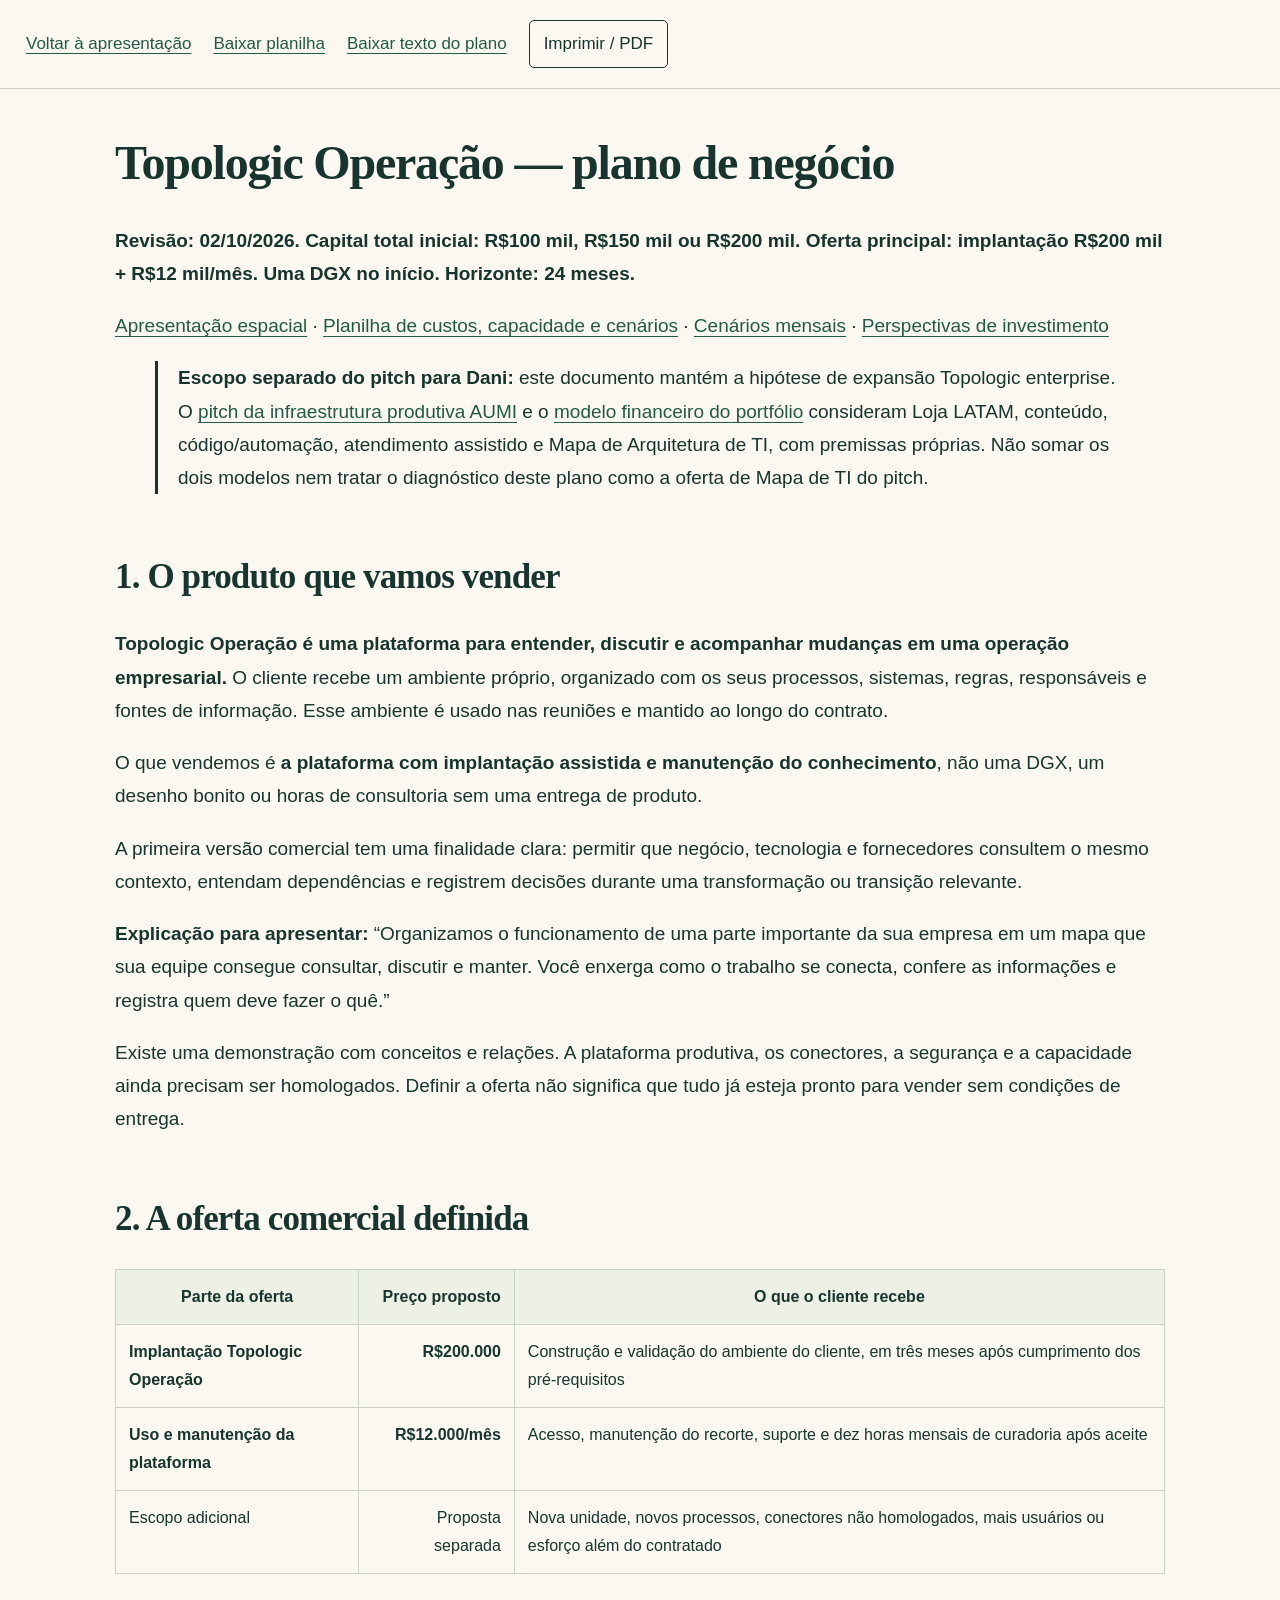
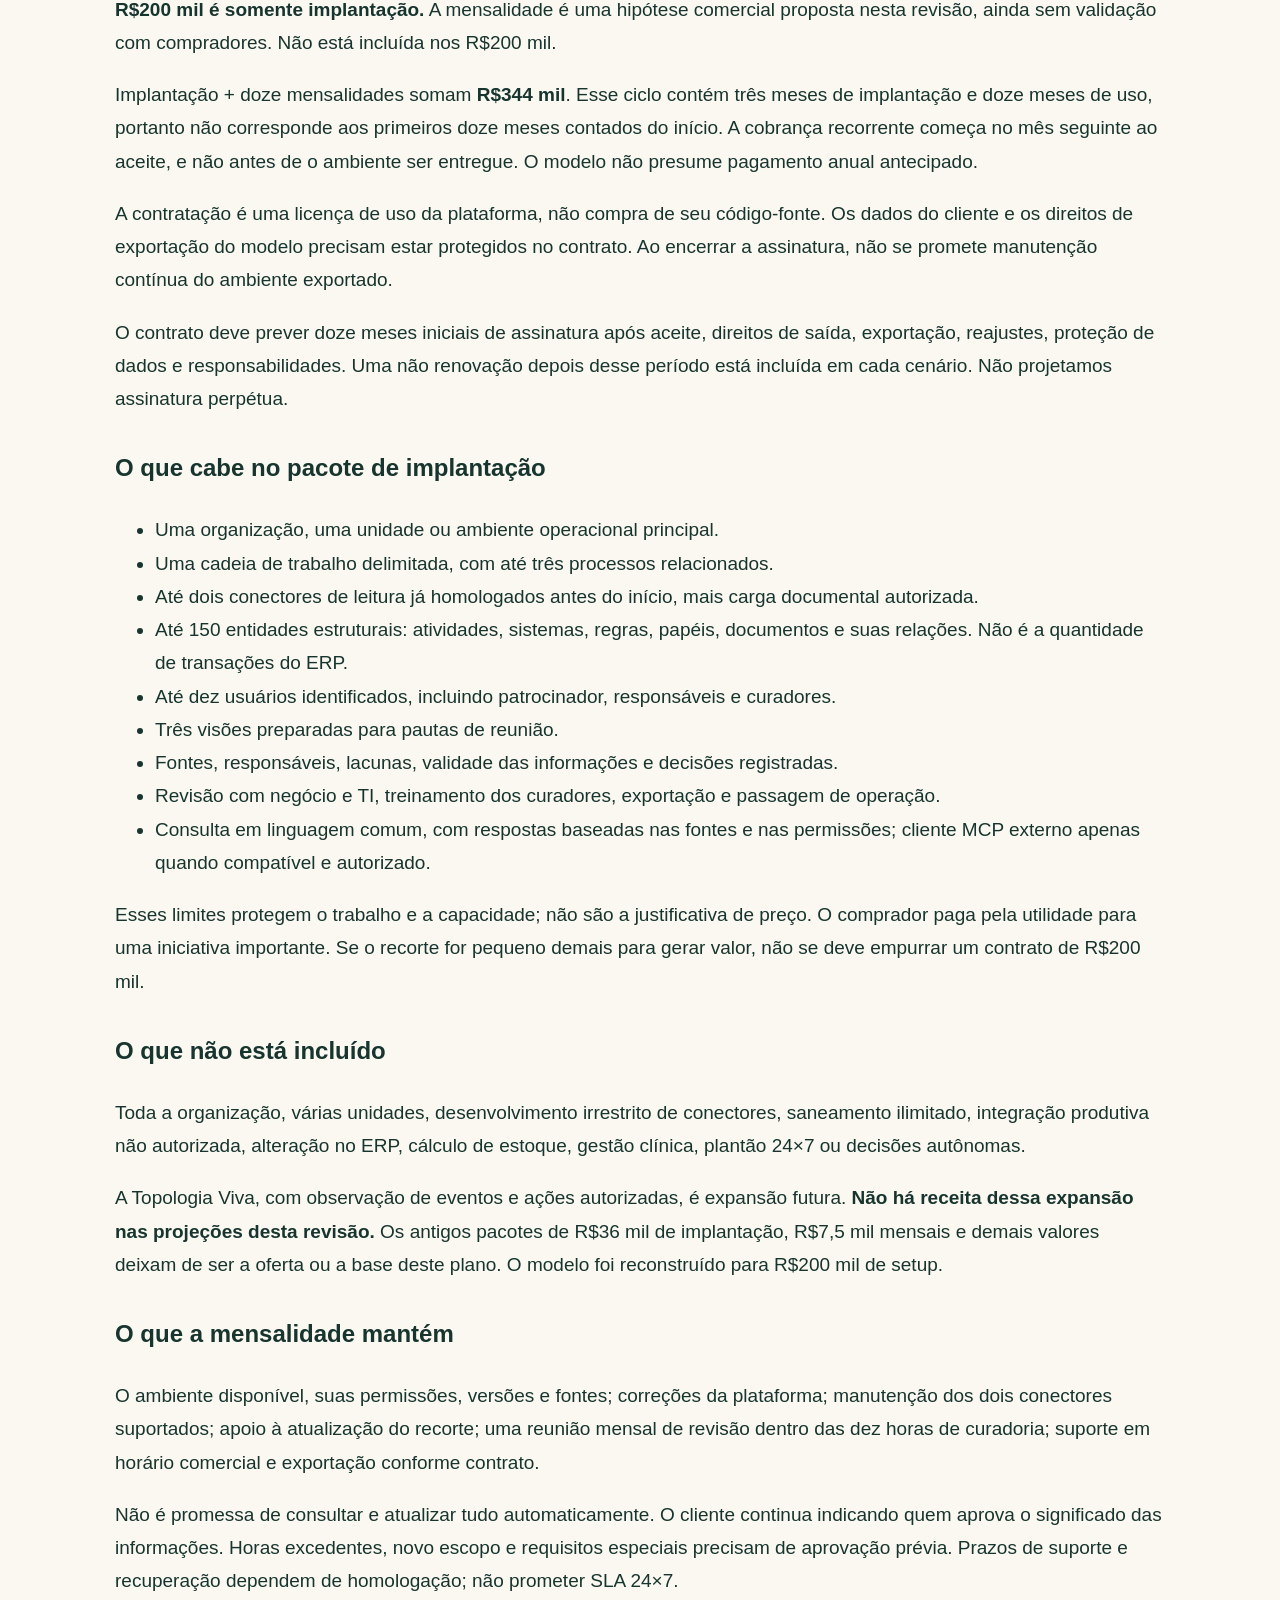
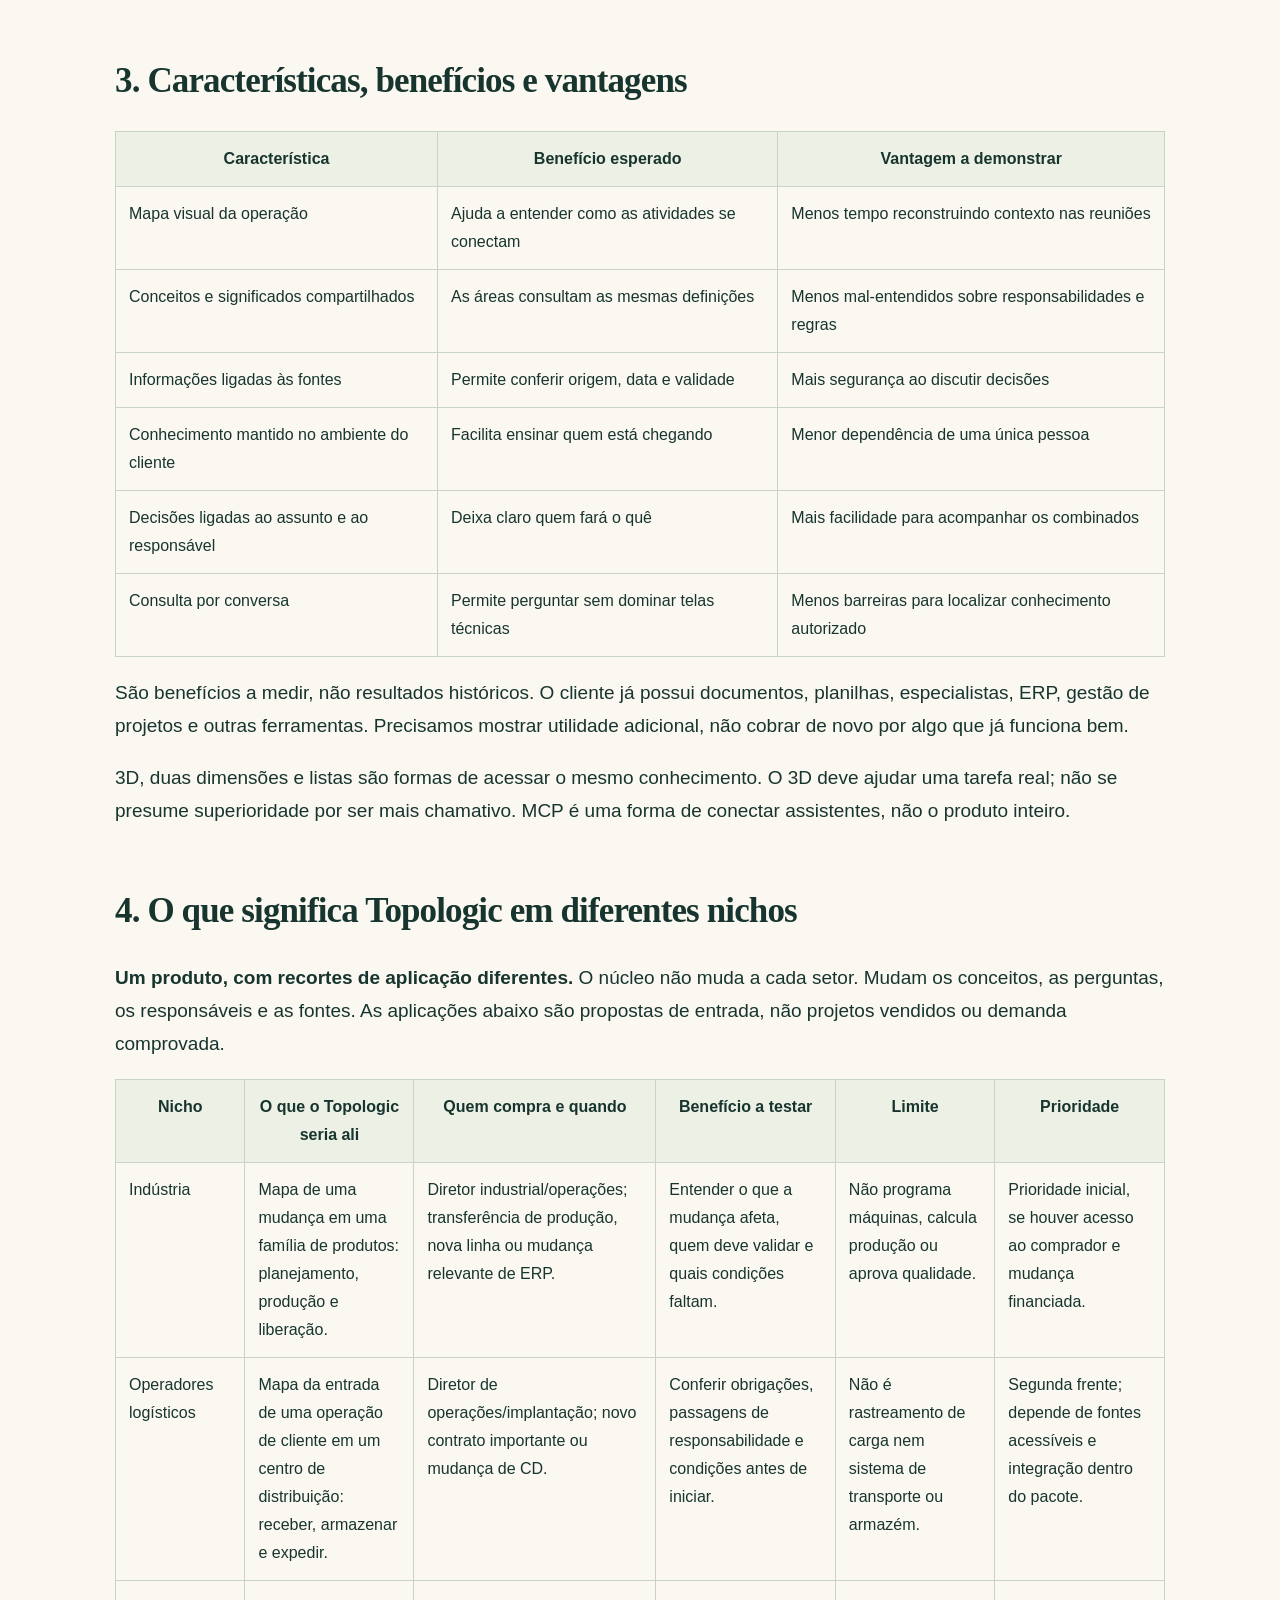
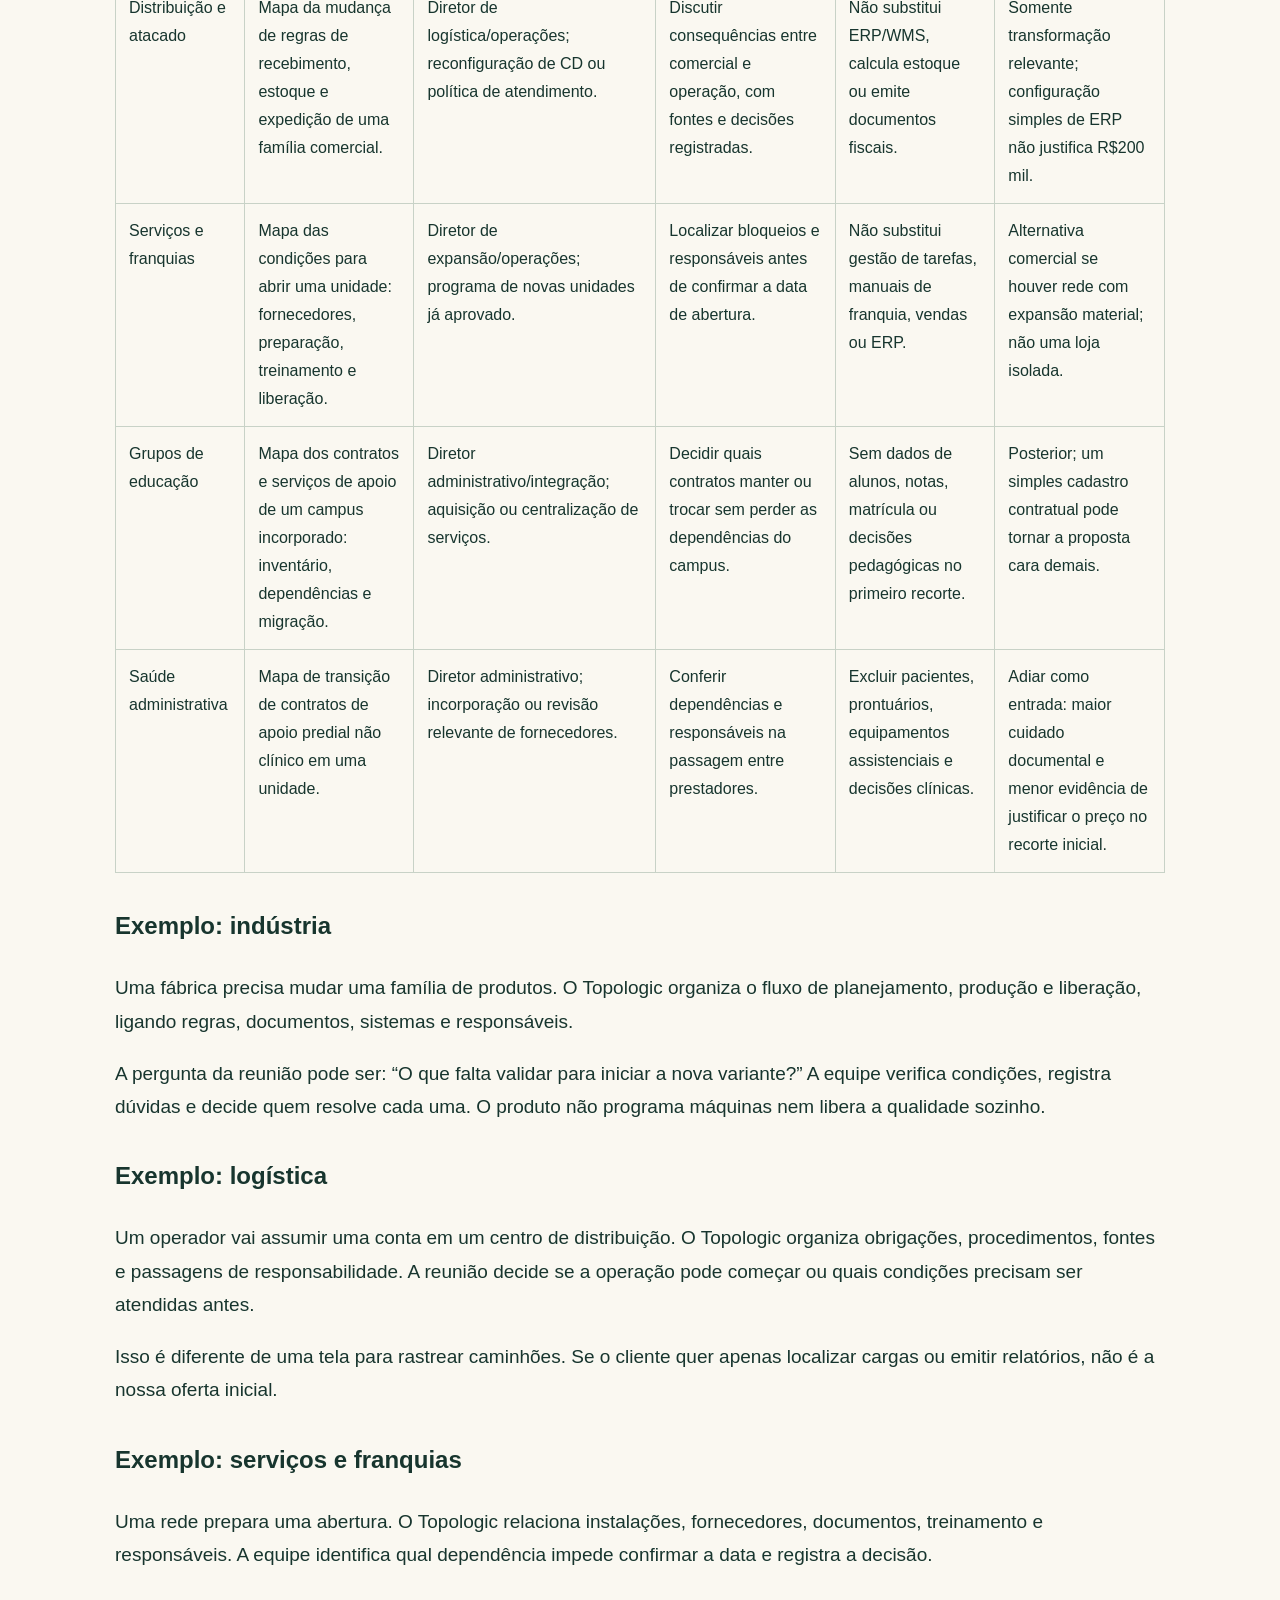
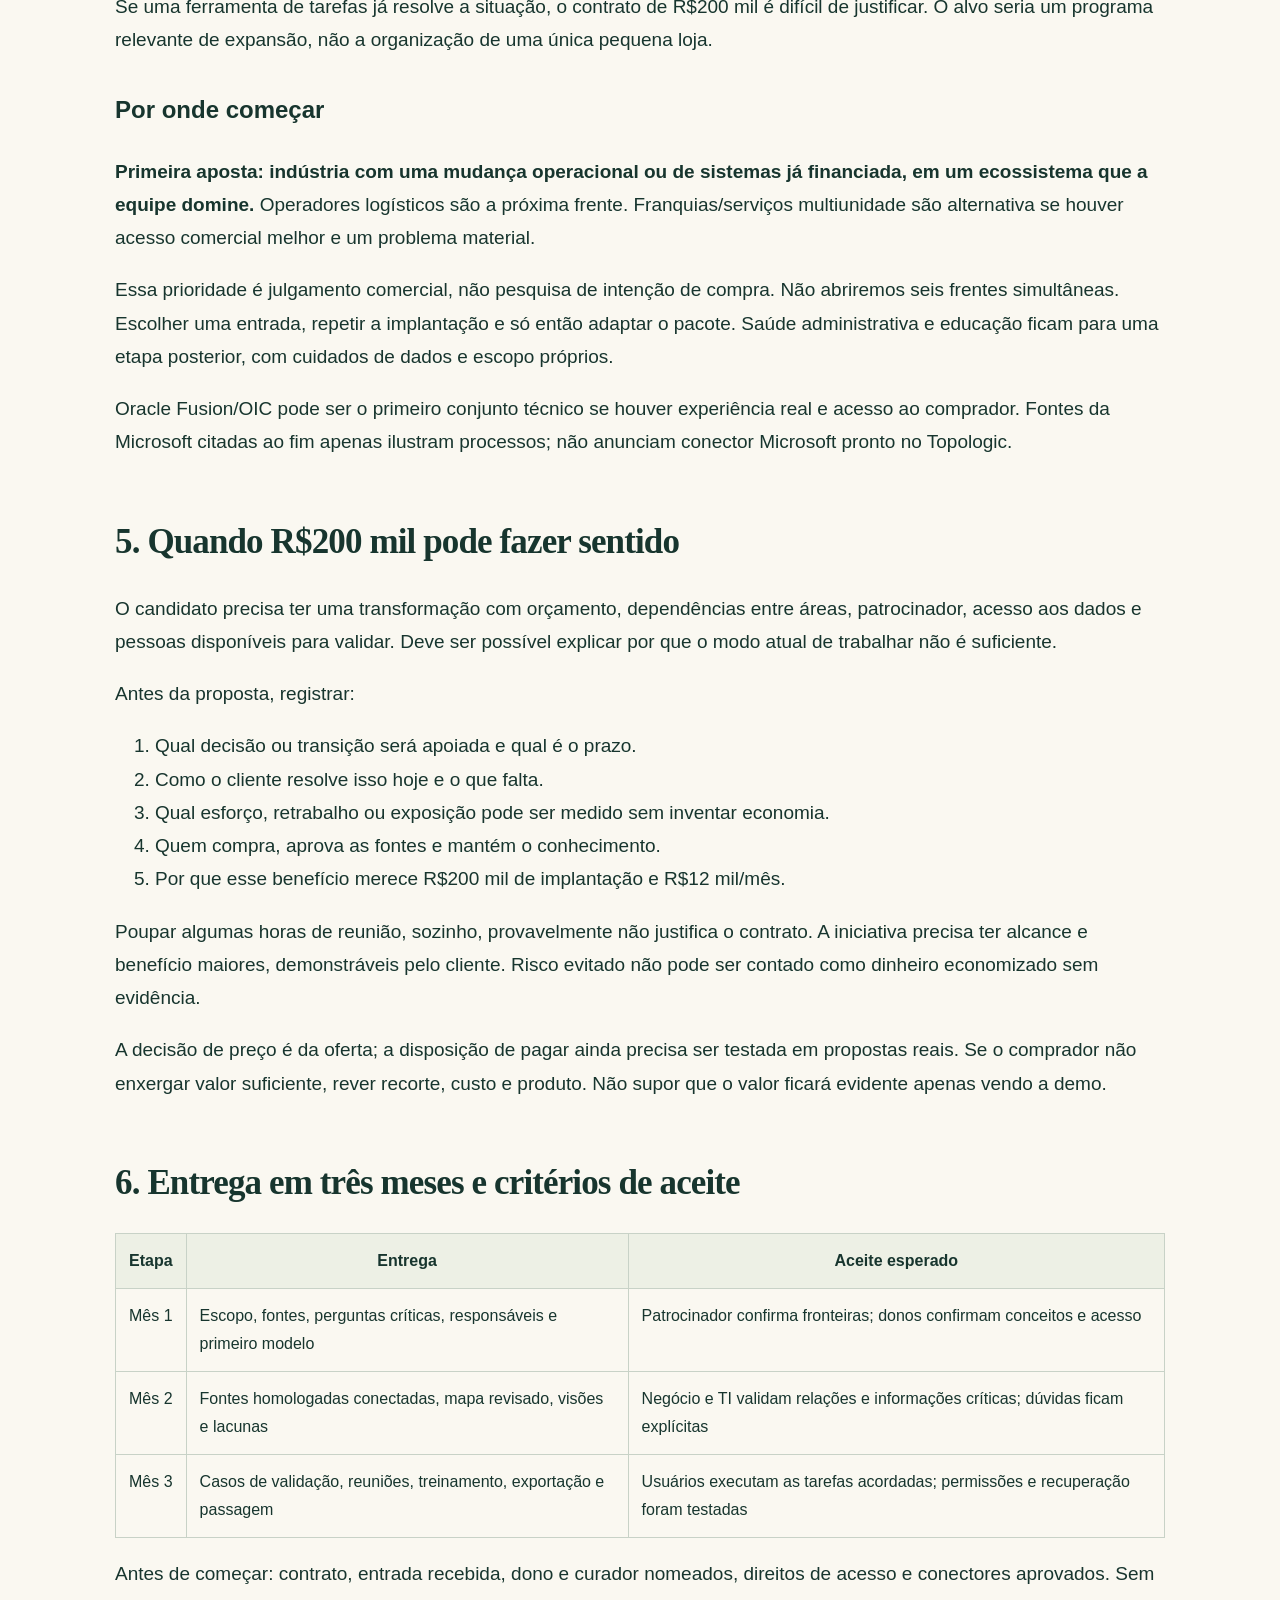
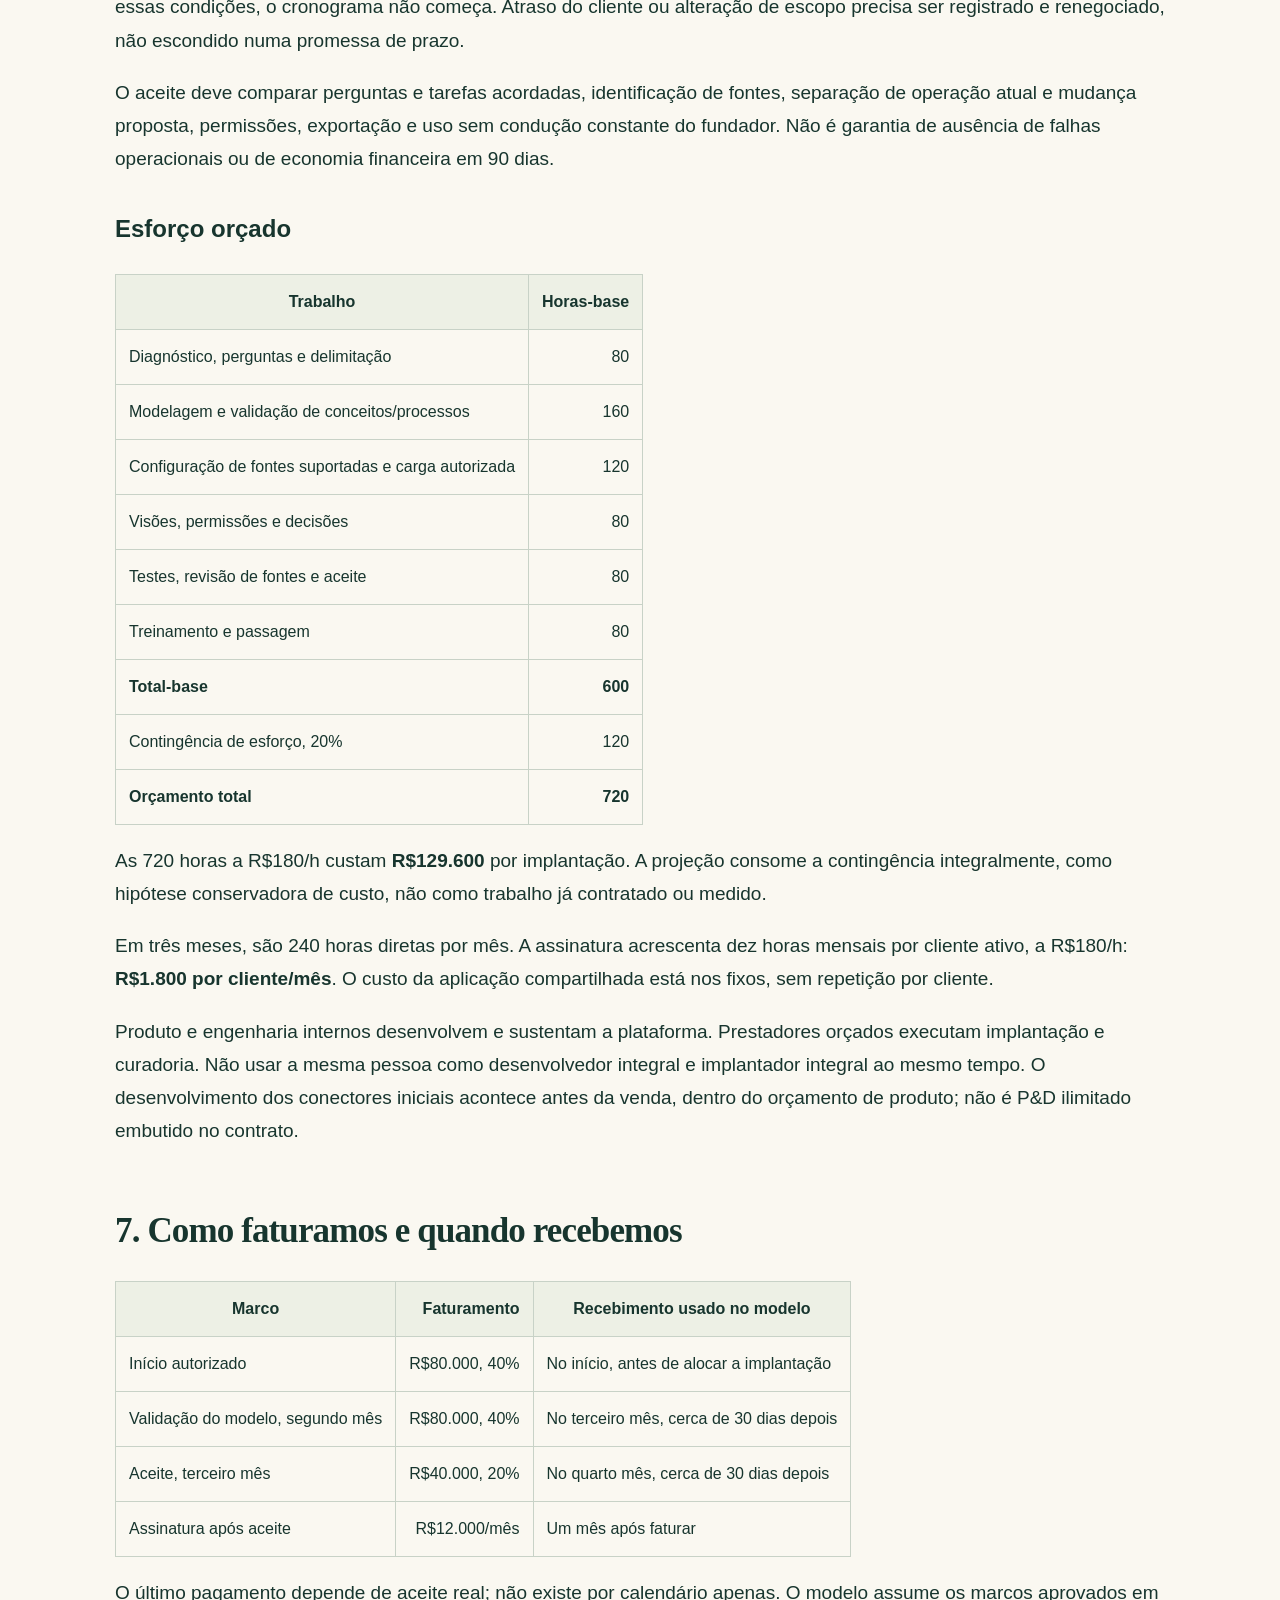
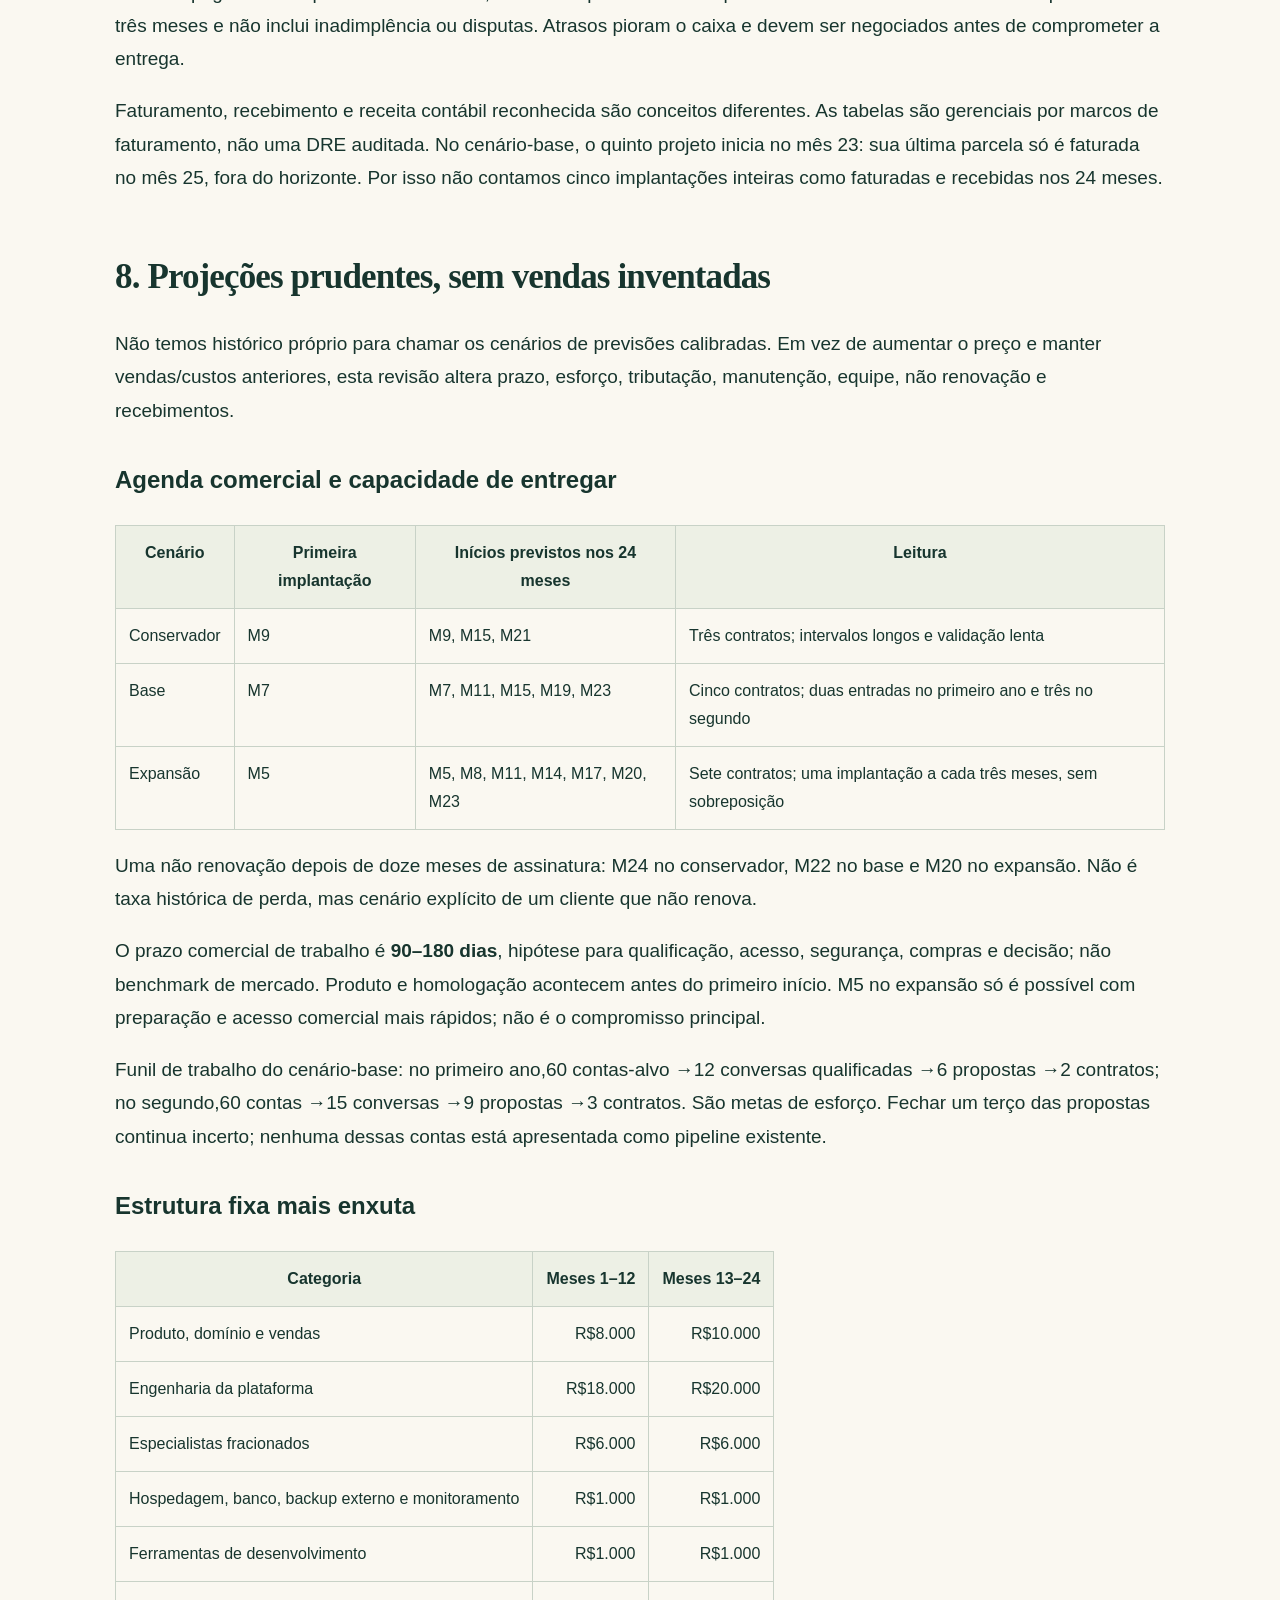
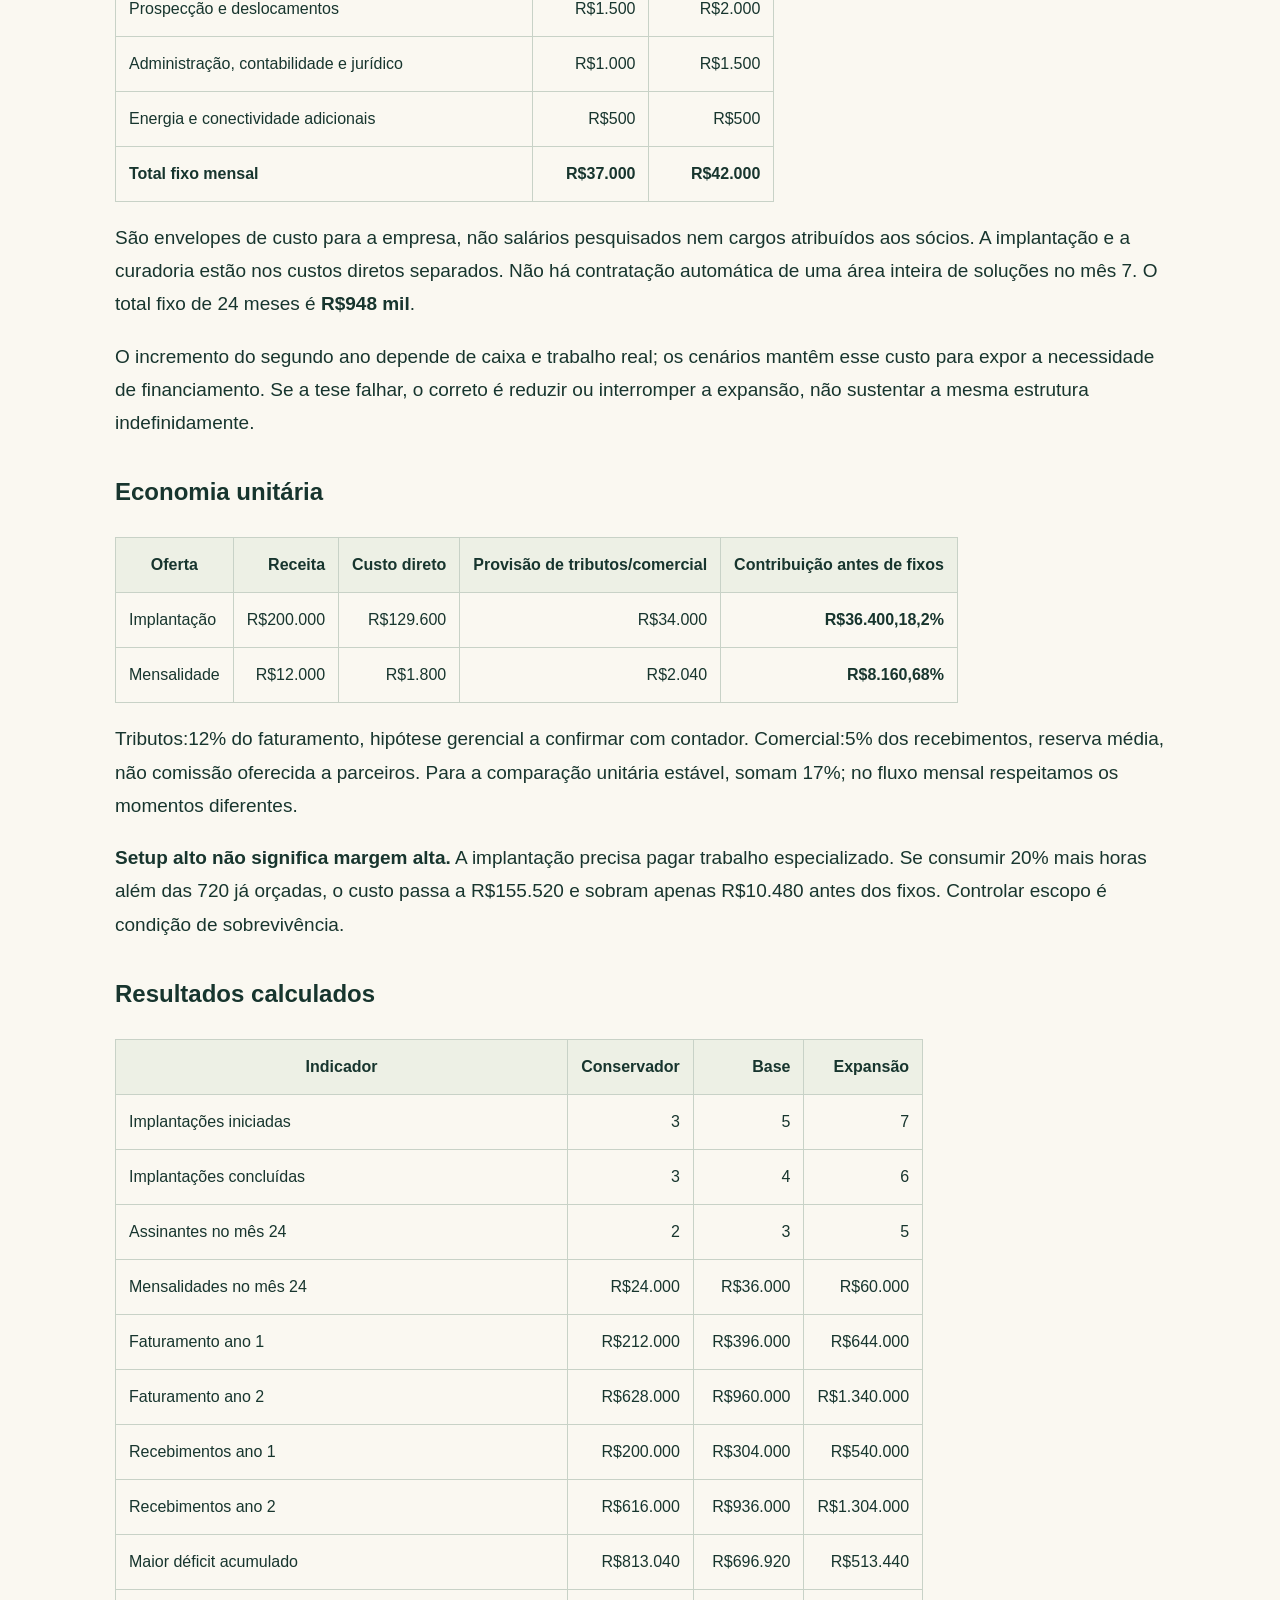
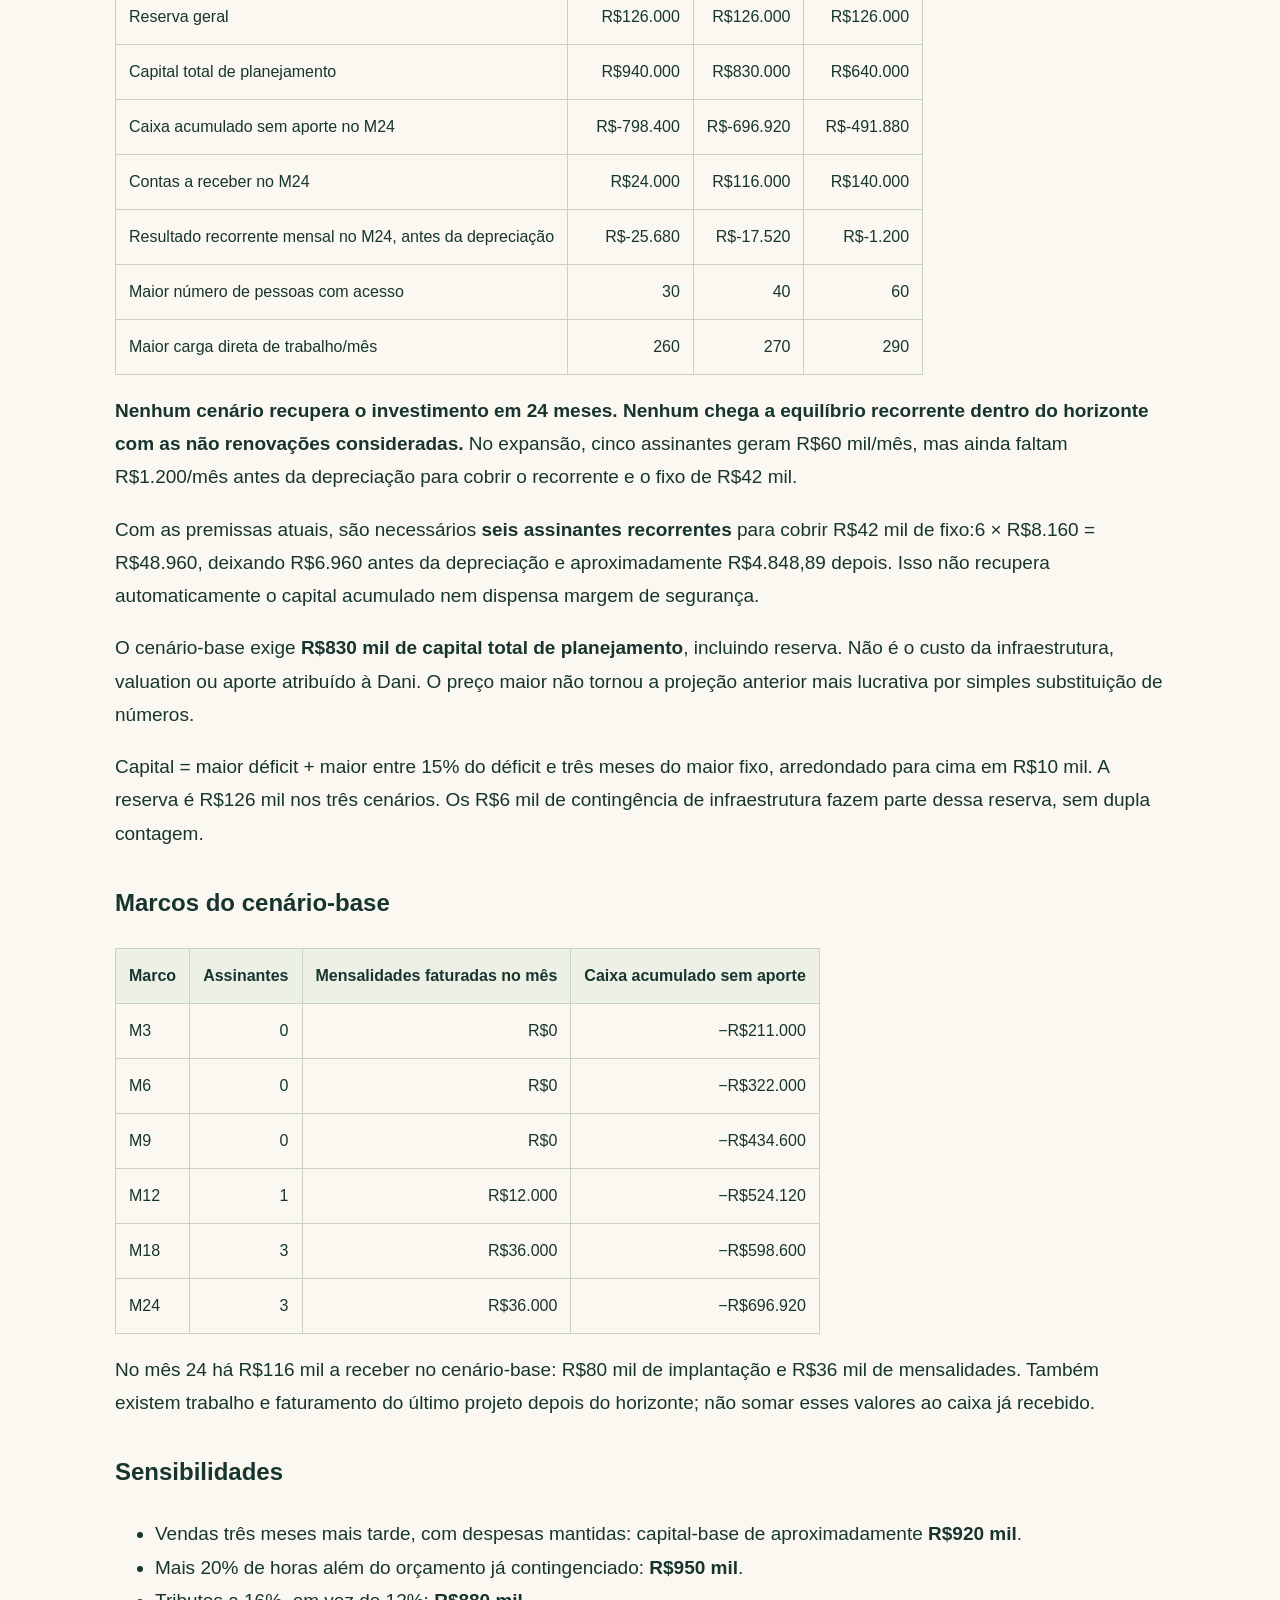
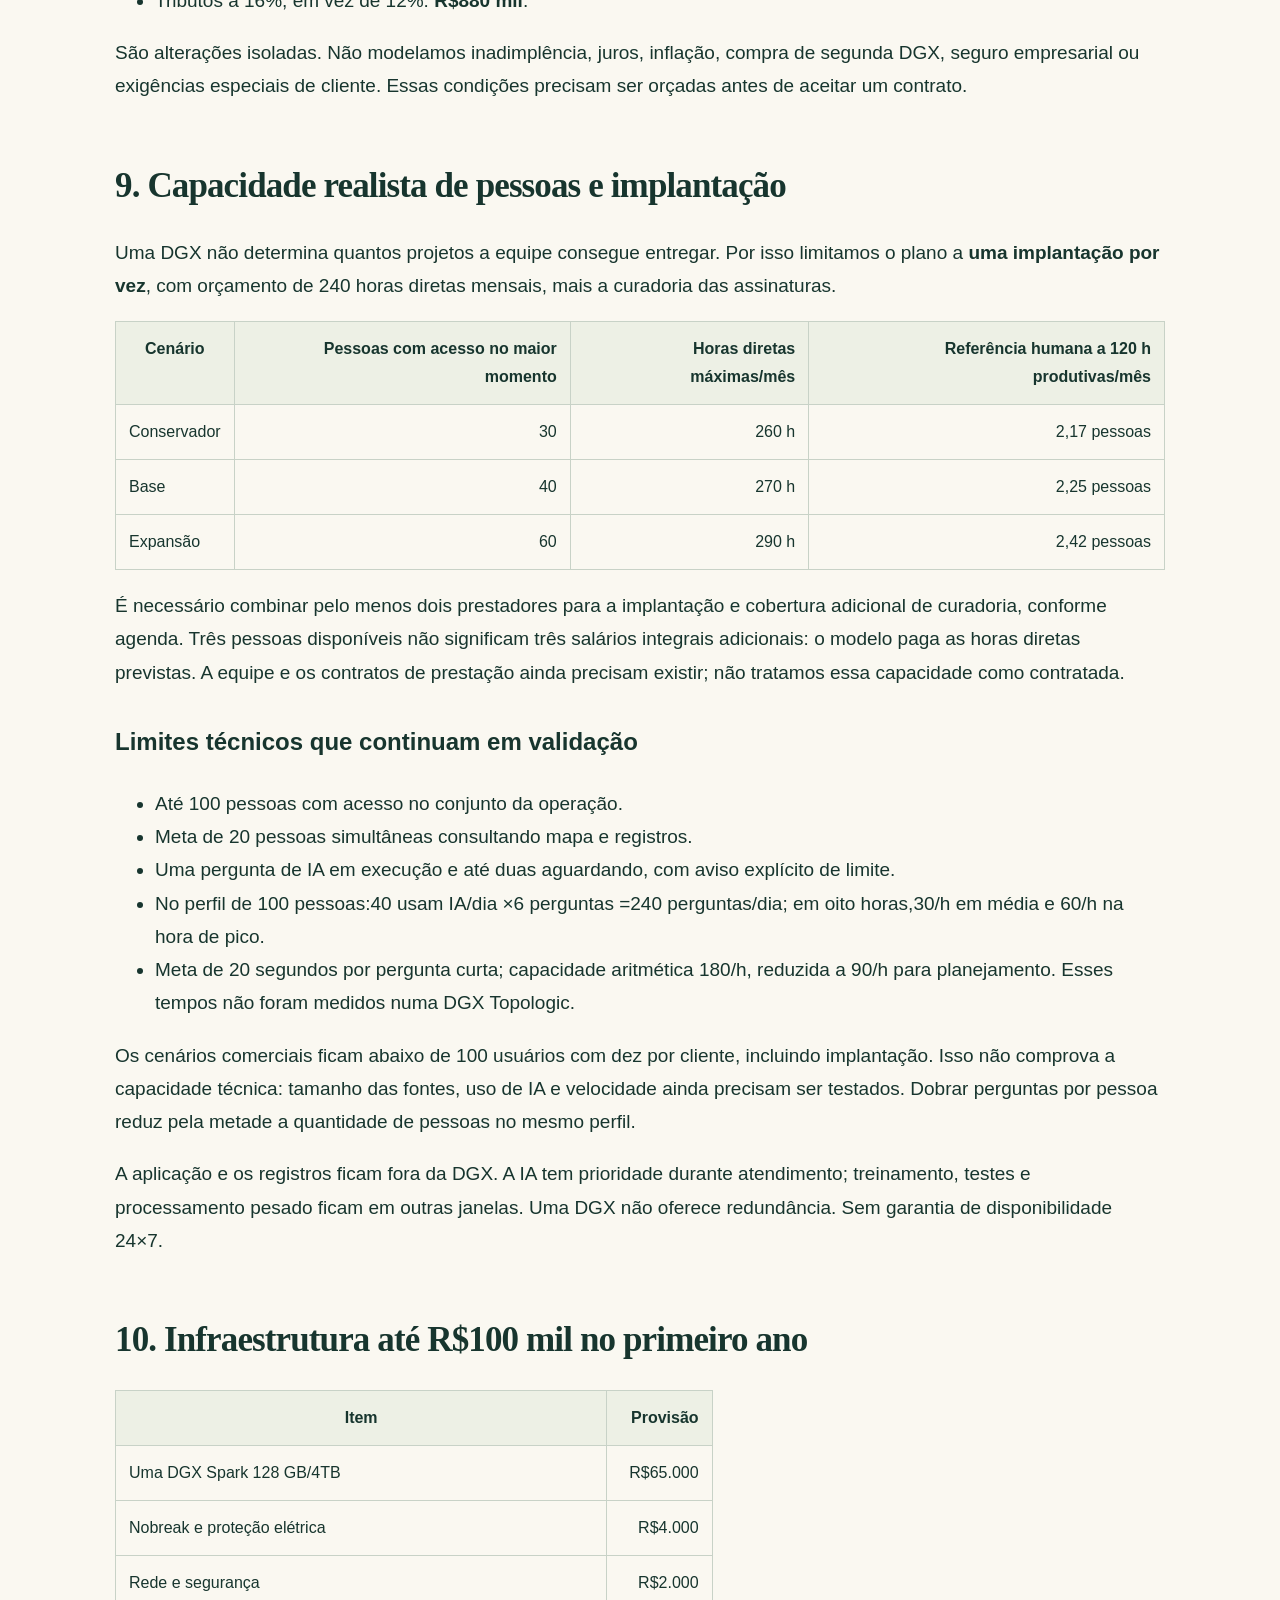
<file: plano-completo.html>
<!doctype html><html lang="pt-BR"><head><meta charset="utf-8"><meta name="viewport" content="width=device-width,initial-scale=1"><meta name="robots" content="noindex,nofollow"><meta name="color-scheme" content="light"><title>Topologic · Negócio, desenvolvimento e capital inicial</title><style>body{margin:0;background:#faf8f1;color:#17352e;font:19px/1.75 'Trebuchet MS',sans-serif}main{max-width:1050px;margin:45px auto;padding:0 26px}h1,h2{font-family:Georgia,serif;line-height:1.2;letter-spacing:-.025em}h1{font-size:48px}h2{font-size:35px;margin-top:62px}h3{font-size:24px;margin-top:32px}a{color:#245a45;text-underline-offset:4px}nav{padding:20px 26px;border-bottom:1px solid #c8d2c7;display:flex;gap:22px;flex-wrap:wrap;align-items:center;font-size:17px}table{border-collapse:collapse;width:100%;font-size:16px;display:block;overflow:auto}th,td{padding:13px;border:1px solid #c8d2c7;vertical-align:top}th{background:#edf0e5}hr{border:0;border-top:1px solid #c8d2c7;margin:45px 0}code{overflow-wrap:anywhere}p,li{overflow-wrap:break-word}blockquote{border-left:3px solid #17352e;padding-left:20px}button{font:inherit;color:inherit;background:transparent;border:1px solid #17352e;padding:8px 14px;min-height:46px;cursor:pointer;border-radius:5px}:focus-visible{outline:3px solid #a9561b;outline-offset:4px}@media(max-width:600px){body{font-size:18px}h1{font-size:37px}h2{font-size:30px}main{margin-top:30px;padding:0 20px}table{font-size:16px}}@media print{nav{display:none}body{background:white;font-size:10pt}main{max-width:none;margin:0;padding:0}h1{font-size:28pt}h2{font-size:21pt;break-after:avoid}h3{break-after:avoid}table{display:table;font-size:8pt}td,th{padding:5px}a{color:inherit}@page{size:A4;margin:15mm}}</style></head><body><nav><a href="index.html">Voltar à apresentação</a><a href="modelo-financeiro.xlsx" download>Baixar planilha</a><a href="business-plan.md" download>Baixar texto do plano</a><button type="button" onclick="window.print()">Imprimir / PDF</button></nav><main><h1 id="topologic-operacao-plano-de-negocio">Topologic Operação — plano de negócio</h1>
<p><strong>Revisão: 02/10/2026. Capital total inicial: R$100 mil, R$150 mil ou R$200 mil. Oferta principal: implantação R$200 mil + R$12 mil/mês. Uma DGX no início. Horizonte: 24 meses.</strong></p>
<p><a href="index.html">Apresentação espacial</a> · <a href="modelo-financeiro.xlsx">Planilha de custos, capacidade e cenários</a> · <a href="cenarios-24-meses.csv">Cenários mensais</a> · <a href="perspectivas-investimento.csv">Perspectivas de investimento</a></p>
<blockquote><p><strong>Escopo separado do pitch para Dani:</strong> este documento mantém a hipótese de expansão Topologic enterprise. O <a href="pitch.html">pitch da infraestrutura produtiva AUMI</a> e o <a href="modelo-portfolio.xlsx">modelo financeiro do portfólio</a> consideram Loja LATAM, conteúdo, código/automação, atendimento assistido e Mapa de Arquitetura de TI, com premissas próprias. Não somar os dois modelos nem tratar o diagnóstico deste plano como a oferta de Mapa de TI do pitch.</p></blockquote>
<h2 id="1-o-produto-que-vamos-vender">1. O produto que vamos vender</h2>
<p><strong>Topologic Operação é uma plataforma para entender, discutir e acompanhar mudanças em uma operação empresarial.</strong> O cliente recebe um ambiente próprio, organizado com os seus processos, sistemas, regras, responsáveis e fontes de informação. Esse ambiente é usado nas reuniões e mantido ao longo do contrato.</p>
<p>O que vendemos é <strong>a plataforma com implantação assistida e manutenção do conhecimento</strong>, não uma DGX, um desenho bonito ou horas de consultoria sem uma entrega de produto.</p>
<p>A primeira versão comercial tem uma finalidade clara: permitir que negócio, tecnologia e fornecedores consultem o mesmo contexto, entendam dependências e registrem decisões durante uma transformação ou transição relevante.</p>
<p><strong>Explicação para apresentar:</strong> “Organizamos o funcionamento de uma parte importante da sua empresa em um mapa que sua equipe consegue consultar, discutir e manter. Você enxerga como o trabalho se conecta, confere as informações e registra quem deve fazer o quê.”</p>
<p>Existe uma demonstração com conceitos e relações. A plataforma produtiva, os conectores, a segurança e a capacidade ainda precisam ser homologados. Definir a oferta não significa que tudo já esteja pronto para vender sem condições de entrega.</p>
<h2 id="2-a-oferta-comercial-definida">2. A oferta comercial definida</h2>
<table>
<thead>
<tr>
<th>Parte da oferta</th>
<th style="text-align: right;">Preço proposto</th>
<th>O que o cliente recebe</th>
</tr>
</thead>
<tbody>
<tr>
<td><strong>Implantação Topologic Operação</strong></td>
<td style="text-align: right;"><strong>R$200.000</strong></td>
<td>Construção e validação do ambiente do cliente, em três meses após cumprimento dos pré-requisitos</td>
</tr>
<tr>
<td><strong>Uso e manutenção da plataforma</strong></td>
<td style="text-align: right;"><strong>R$12.000/mês</strong></td>
<td>Acesso, manutenção do recorte, suporte e dez horas mensais de curadoria após aceite</td>
</tr>
<tr>
<td>Escopo adicional</td>
<td style="text-align: right;">Proposta separada</td>
<td>Nova unidade, novos processos, conectores não homologados, mais usuários ou esforço além do contratado</td>
</tr>
</tbody>
</table>
<p><strong>R$200 mil é somente implantação.</strong> A mensalidade é uma hipótese comercial proposta nesta revisão, ainda sem validação com compradores. Não está incluída nos R$200 mil.</p>
<p>Implantação + doze mensalidades somam <strong>R$344 mil</strong>. Esse ciclo contém três meses de implantação e doze meses de uso, portanto não corresponde aos primeiros doze meses contados do início. A cobrança recorrente começa no mês seguinte ao aceite, e não antes de o ambiente ser entregue. O modelo não presume pagamento anual antecipado.</p>
<p>A contratação é uma licença de uso da plataforma, não compra de seu código-fonte. Os dados do cliente e os direitos de exportação do modelo precisam estar protegidos no contrato. Ao encerrar a assinatura, não se promete manutenção contínua do ambiente exportado.</p>
<p>O contrato deve prever doze meses iniciais de assinatura após aceite, direitos de saída, exportação, reajustes, proteção de dados e responsabilidades. Uma não renovação depois desse período está incluída em cada cenário. Não projetamos assinatura perpétua.</p>
<h3 id="o-que-cabe-no-pacote-de-implantacao">O que cabe no pacote de implantação</h3>
<ul>
<li>Uma organização, uma unidade ou ambiente operacional principal.</li>
<li>Uma cadeia de trabalho delimitada, com até três processos relacionados.</li>
<li>Até dois conectores de leitura já homologados antes do início, mais carga documental autorizada.</li>
<li>Até 150 entidades estruturais: atividades, sistemas, regras, papéis, documentos e suas relações. Não é a quantidade de transações do ERP.</li>
<li>Até dez usuários identificados, incluindo patrocinador, responsáveis e curadores.</li>
<li>Três visões preparadas para pautas de reunião.</li>
<li>Fontes, responsáveis, lacunas, validade das informações e decisões registradas.</li>
<li>Revisão com negócio e TI, treinamento dos curadores, exportação e passagem de operação.</li>
<li>Consulta em linguagem comum, com respostas baseadas nas fontes e nas permissões; cliente MCP externo apenas quando compatível e autorizado.</li>
</ul>
<p>Esses limites protegem o trabalho e a capacidade; não são a justificativa de preço. O comprador paga pela utilidade para uma iniciativa importante. Se o recorte for pequeno demais para gerar valor, não se deve empurrar um contrato de R$200 mil.</p>
<h3 id="o-que-nao-esta-incluido">O que não está incluído</h3>
<p>Toda a organização, várias unidades, desenvolvimento irrestrito de conectores, saneamento ilimitado, integração produtiva não autorizada, alteração no ERP, cálculo de estoque, gestão clínica, plantão 24×7 ou decisões autônomas.</p>
<p>A Topologia Viva, com observação de eventos e ações autorizadas, é expansão futura. <strong>Não há receita dessa expansão nas projeções desta revisão.</strong> Os antigos pacotes de R$36 mil de implantação, R$7,5 mil mensais e demais valores deixam de ser a oferta ou a base deste plano. O modelo foi reconstruído para R$200 mil de setup.</p>
<h3 id="o-que-a-mensalidade-mantem">O que a mensalidade mantém</h3>
<p>O ambiente disponível, suas permissões, versões e fontes; correções da plataforma; manutenção dos dois conectores suportados; apoio à atualização do recorte; uma reunião mensal de revisão dentro das dez horas de curadoria; suporte em horário comercial e exportação conforme contrato.</p>
<p>Não é promessa de consultar e atualizar tudo automaticamente. O cliente continua indicando quem aprova o significado das informações. Horas excedentes, novo escopo e requisitos especiais precisam de aprovação prévia. Prazos de suporte e recuperação dependem de homologação; não prometer SLA 24×7.</p>
<h2 id="3-caracteristicas-beneficios-e-vantagens">3. Características, benefícios e vantagens</h2>
<table>
<thead>
<tr>
<th>Característica</th>
<th>Benefício esperado</th>
<th>Vantagem a demonstrar</th>
</tr>
</thead>
<tbody>
<tr>
<td>Mapa visual da operação</td>
<td>Ajuda a entender como as atividades se conectam</td>
<td>Menos tempo reconstruindo contexto nas reuniões</td>
</tr>
<tr>
<td>Conceitos e significados compartilhados</td>
<td>As áreas consultam as mesmas definições</td>
<td>Menos mal-entendidos sobre responsabilidades e regras</td>
</tr>
<tr>
<td>Informações ligadas às fontes</td>
<td>Permite conferir origem, data e validade</td>
<td>Mais segurança ao discutir decisões</td>
</tr>
<tr>
<td>Conhecimento mantido no ambiente do cliente</td>
<td>Facilita ensinar quem está chegando</td>
<td>Menor dependência de uma única pessoa</td>
</tr>
<tr>
<td>Decisões ligadas ao assunto e ao responsável</td>
<td>Deixa claro quem fará o quê</td>
<td>Mais facilidade para acompanhar os combinados</td>
</tr>
<tr>
<td>Consulta por conversa</td>
<td>Permite perguntar sem dominar telas técnicas</td>
<td>Menos barreiras para localizar conhecimento autorizado</td>
</tr>
</tbody>
</table>
<p>São benefícios a medir, não resultados históricos. O cliente já possui documentos, planilhas, especialistas, ERP, gestão de projetos e outras ferramentas. Precisamos mostrar utilidade adicional, não cobrar de novo por algo que já funciona bem.</p>
<p>3D, duas dimensões e listas são formas de acessar o mesmo conhecimento. O 3D deve ajudar uma tarefa real; não se presume superioridade por ser mais chamativo. MCP é uma forma de conectar assistentes, não o produto inteiro.</p>
<h2 id="4-o-que-significa-topologic-em-diferentes-nichos">4. O que significa Topologic em diferentes nichos</h2>
<p><strong>Um produto, com recortes de aplicação diferentes.</strong> O núcleo não muda a cada setor. Mudam os conceitos, as perguntas, os responsáveis e as fontes. As aplicações abaixo são propostas de entrada, não projetos vendidos ou demanda comprovada.</p>
<table>
<thead>
<tr>
<th>Nicho</th>
<th>O que o Topologic seria ali</th>
<th>Quem compra e quando</th>
<th>Benefício a testar</th>
<th>Limite</th>
<th>Prioridade</th>
</tr>
</thead>
<tbody>
<tr>
<td>Indústria</td>
<td>Mapa de uma mudança em uma família de produtos: planejamento, produção e liberação.</td>
<td>Diretor industrial/operações; transferência de produção, nova linha ou mudança relevante de ERP.</td>
<td>Entender o que a mudança afeta, quem deve validar e quais condições faltam.</td>
<td>Não programa máquinas, calcula produção ou aprova qualidade.</td>
<td>Prioridade inicial, se houver acesso ao comprador e mudança financiada.</td>
</tr>
<tr>
<td>Operadores logísticos</td>
<td>Mapa da entrada de uma operação de cliente em um centro de distribuição: receber, armazenar e expedir.</td>
<td>Diretor de operações/implantação; novo contrato importante ou mudança de CD.</td>
<td>Conferir obrigações, passagens de responsabilidade e condições antes de iniciar.</td>
<td>Não é rastreamento de carga nem sistema de transporte ou armazém.</td>
<td>Segunda frente; depende de fontes acessíveis e integração dentro do pacote.</td>
</tr>
<tr>
<td>Distribuição e atacado</td>
<td>Mapa da mudança de regras de recebimento, estoque e expedição de uma família comercial.</td>
<td>Diretor de logística/operações; reconfiguração de CD ou política de atendimento.</td>
<td>Discutir consequências entre comercial e operação, com fontes e decisões registradas.</td>
<td>Não substitui ERP/WMS, calcula estoque ou emite documentos fiscais.</td>
<td>Somente transformação relevante; configuração simples de ERP não justifica R$200 mil.</td>
</tr>
<tr>
<td>Serviços e franquias</td>
<td>Mapa das condições para abrir uma unidade: fornecedores, preparação, treinamento e liberação.</td>
<td>Diretor de expansão/operações; programa de novas unidades já aprovado.</td>
<td>Localizar bloqueios e responsáveis antes de confirmar a data de abertura.</td>
<td>Não substitui gestão de tarefas, manuais de franquia, vendas ou ERP.</td>
<td>Alternativa comercial se houver rede com expansão material; não uma loja isolada.</td>
</tr>
<tr>
<td>Grupos de educação</td>
<td>Mapa dos contratos e serviços de apoio de um campus incorporado: inventário, dependências e migração.</td>
<td>Diretor administrativo/integração; aquisição ou centralização de serviços.</td>
<td>Decidir quais contratos manter ou trocar sem perder as dependências do campus.</td>
<td>Sem dados de alunos, notas, matrícula ou decisões pedagógicas no primeiro recorte.</td>
<td>Posterior; um simples cadastro contratual pode tornar a proposta cara demais.</td>
</tr>
<tr>
<td>Saúde administrativa</td>
<td>Mapa de transição de contratos de apoio predial não clínico em uma unidade.</td>
<td>Diretor administrativo; incorporação ou revisão relevante de fornecedores.</td>
<td>Conferir dependências e responsáveis na passagem entre prestadores.</td>
<td>Excluir pacientes, prontuários, equipamentos assistenciais e decisões clínicas.</td>
<td>Adiar como entrada: maior cuidado documental e menor evidência de justificar o preço no recorte inicial.</td>
</tr>
</tbody>
</table>
<h3 id="exemplo-industria">Exemplo: indústria</h3>
<p>Uma fábrica precisa mudar uma família de produtos. O Topologic organiza o fluxo de planejamento, produção e liberação, ligando regras, documentos, sistemas e responsáveis.</p>
<p>A pergunta da reunião pode ser: “O que falta validar para iniciar a nova variante?” A equipe verifica condições, registra dúvidas e decide quem resolve cada uma. O produto não programa máquinas nem libera a qualidade sozinho.</p>
<h3 id="exemplo-logistica">Exemplo: logística</h3>
<p>Um operador vai assumir uma conta em um centro de distribuição. O Topologic organiza obrigações, procedimentos, fontes e passagens de responsabilidade. A reunião decide se a operação pode começar ou quais condições precisam ser atendidas antes.</p>
<p>Isso é diferente de uma tela para rastrear caminhões. Se o cliente quer apenas localizar cargas ou emitir relatórios, não é a nossa oferta inicial.</p>
<h3 id="exemplo-servicos-e-franquias">Exemplo: serviços e franquias</h3>
<p>Uma rede prepara uma abertura. O Topologic relaciona instalações, fornecedores, documentos, treinamento e responsáveis. A equipe identifica qual dependência impede confirmar a data e registra a decisão.</p>
<p>Se uma ferramenta de tarefas já resolve a situação, o contrato de R$200 mil é difícil de justificar. O alvo seria um programa relevante de expansão, não a organização de uma única pequena loja.</p>
<h3 id="por-onde-comecar">Por onde começar</h3>
<p><strong>Primeira aposta: indústria com uma mudança operacional ou de sistemas já financiada, em um ecossistema que a equipe domine.</strong> Operadores logísticos são a próxima frente. Franquias/serviços multiunidade são alternativa se houver acesso comercial melhor e um problema material.</p>
<p>Essa prioridade é julgamento comercial, não pesquisa de intenção de compra. Não abriremos seis frentes simultâneas. Escolher uma entrada, repetir a implantação e só então adaptar o pacote. Saúde administrativa e educação ficam para uma etapa posterior, com cuidados de dados e escopo próprios.</p>
<p>Oracle Fusion/OIC pode ser o primeiro conjunto técnico se houver experiência real e acesso ao comprador. Fontes da Microsoft citadas ao fim apenas ilustram processos; não anunciam conector Microsoft pronto no Topologic.</p>
<h2 id="5-quando-r200-mil-pode-fazer-sentido">5. Quando R$200 mil pode fazer sentido</h2>
<p>O candidato precisa ter uma transformação com orçamento, dependências entre áreas, patrocinador, acesso aos dados e pessoas disponíveis para validar. Deve ser possível explicar por que o modo atual de trabalhar não é suficiente.</p>
<p>Antes da proposta, registrar:</p>
<ol>
<li>Qual decisão ou transição será apoiada e qual é o prazo.</li>
<li>Como o cliente resolve isso hoje e o que falta.</li>
<li>Qual esforço, retrabalho ou exposição pode ser medido sem inventar economia.</li>
<li>Quem compra, aprova as fontes e mantém o conhecimento.</li>
<li>Por que esse benefício merece R$200 mil de implantação e R$12 mil/mês.</li>
</ol>
<p>Poupar algumas horas de reunião, sozinho, provavelmente não justifica o contrato. A iniciativa precisa ter alcance e benefício maiores, demonstráveis pelo cliente. Risco evitado não pode ser contado como dinheiro economizado sem evidência.</p>
<p>A decisão de preço é da oferta; a disposição de pagar ainda precisa ser testada em propostas reais. Se o comprador não enxergar valor suficiente, rever recorte, custo e produto. Não supor que o valor ficará evidente apenas vendo a demo.</p>
<h2 id="6-entrega-em-tres-meses-e-criterios-de-aceite">6. Entrega em três meses e critérios de aceite</h2>
<table>
<thead>
<tr>
<th>Etapa</th>
<th>Entrega</th>
<th>Aceite esperado</th>
</tr>
</thead>
<tbody>
<tr>
<td>Mês 1</td>
<td>Escopo, fontes, perguntas críticas, responsáveis e primeiro modelo</td>
<td>Patrocinador confirma fronteiras; donos confirmam conceitos e acesso</td>
</tr>
<tr>
<td>Mês 2</td>
<td>Fontes homologadas conectadas, mapa revisado, visões e lacunas</td>
<td>Negócio e TI validam relações e informações críticas; dúvidas ficam explícitas</td>
</tr>
<tr>
<td>Mês 3</td>
<td>Casos de validação, reuniões, treinamento, exportação e passagem</td>
<td>Usuários executam as tarefas acordadas; permissões e recuperação foram testadas</td>
</tr>
</tbody>
</table>
<p>Antes de começar: contrato, entrada recebida, dono e curador nomeados, direitos de acesso e conectores aprovados. Sem essas condições, o cronograma não começa. Atraso do cliente ou alteração de escopo precisa ser registrado e renegociado, não escondido numa promessa de prazo.</p>
<p>O aceite deve comparar perguntas e tarefas acordadas, identificação de fontes, separação de operação atual e mudança proposta, permissões, exportação e uso sem condução constante do fundador. Não é garantia de ausência de falhas operacionais ou de economia financeira em 90 dias.</p>
<h3 id="esforco-orcado">Esforço orçado</h3>
<table>
<thead>
<tr>
<th>Trabalho</th>
<th style="text-align: right;">Horas-base</th>
</tr>
</thead>
<tbody>
<tr>
<td>Diagnóstico, perguntas e delimitação</td>
<td style="text-align: right;">80</td>
</tr>
<tr>
<td>Modelagem e validação de conceitos/processos</td>
<td style="text-align: right;">160</td>
</tr>
<tr>
<td>Configuração de fontes suportadas e carga autorizada</td>
<td style="text-align: right;">120</td>
</tr>
<tr>
<td>Visões, permissões e decisões</td>
<td style="text-align: right;">80</td>
</tr>
<tr>
<td>Testes, revisão de fontes e aceite</td>
<td style="text-align: right;">80</td>
</tr>
<tr>
<td>Treinamento e passagem</td>
<td style="text-align: right;">80</td>
</tr>
<tr>
<td><strong>Total-base</strong></td>
<td style="text-align: right;"><strong>600</strong></td>
</tr>
<tr>
<td>Contingência de esforço, 20%</td>
<td style="text-align: right;">120</td>
</tr>
<tr>
<td><strong>Orçamento total</strong></td>
<td style="text-align: right;"><strong>720</strong></td>
</tr>
</tbody>
</table>
<p>As 720 horas a R$180/h custam <strong>R$129.600</strong> por implantação. A projeção consome a contingência integralmente, como hipótese conservadora de custo, não como trabalho já contratado ou medido.</p>
<p>Em três meses, são 240 horas diretas por mês. A assinatura acrescenta dez horas mensais por cliente ativo, a R$180/h: <strong>R$1.800 por cliente/mês</strong>. O custo da aplicação compartilhada está nos fixos, sem repetição por cliente.</p>
<p>Produto e engenharia internos desenvolvem e sustentam a plataforma. Prestadores orçados executam implantação e curadoria. Não usar a mesma pessoa como desenvolvedor integral e implantador integral ao mesmo tempo. O desenvolvimento dos conectores iniciais acontece antes da venda, dentro do orçamento de produto; não é P&amp;D ilimitado embutido no contrato.</p>
<h2 id="7-como-faturamos-e-quando-recebemos">7. Como faturamos e quando recebemos</h2>
<table>
<thead>
<tr>
<th>Marco</th>
<th style="text-align: right;">Faturamento</th>
<th>Recebimento usado no modelo</th>
</tr>
</thead>
<tbody>
<tr>
<td>Início autorizado</td>
<td style="text-align: right;">R$80.000, 40%</td>
<td>No início, antes de alocar a implantação</td>
</tr>
<tr>
<td>Validação do modelo, segundo mês</td>
<td style="text-align: right;">R$80.000, 40%</td>
<td>No terceiro mês, cerca de 30 dias depois</td>
</tr>
<tr>
<td>Aceite, terceiro mês</td>
<td style="text-align: right;">R$40.000, 20%</td>
<td>No quarto mês, cerca de 30 dias depois</td>
</tr>
<tr>
<td>Assinatura após aceite</td>
<td style="text-align: right;">R$12.000/mês</td>
<td>Um mês após faturar</td>
</tr>
</tbody>
</table>
<p>O último pagamento depende de aceite real; não existe por calendário apenas. O modelo assume os marcos aprovados em três meses e não inclui inadimplência ou disputas. Atrasos pioram o caixa e devem ser negociados antes de comprometer a entrega.</p>
<p>Faturamento, recebimento e receita contábil reconhecida são conceitos diferentes. As tabelas são gerenciais por marcos de faturamento, não uma DRE auditada. No cenário-base, o quinto projeto inicia no mês 23: sua última parcela só é faturada no mês 25, fora do horizonte. Por isso não contamos cinco implantações inteiras como faturadas e recebidas nos 24 meses.</p>
<h2 id="8-projecoes-prudentes-sem-vendas-inventadas">8. Projeções prudentes, sem vendas inventadas</h2>
<p>Não temos histórico próprio para chamar os cenários de previsões calibradas. Em vez de aumentar o preço e manter vendas/custos anteriores, esta revisão altera prazo, esforço, tributação, manutenção, equipe, não renovação e recebimentos.</p>
<h3 id="agenda-comercial-e-capacidade-de-entregar">Agenda comercial e capacidade de entregar</h3>
<table>
<thead>
<tr>
<th>Cenário</th>
<th>Primeira implantação</th>
<th>Inícios previstos nos 24 meses</th>
<th>Leitura</th>
</tr>
</thead>
<tbody>
<tr>
<td>Conservador</td>
<td>M9</td>
<td>M9, M15, M21</td>
<td>Três contratos; intervalos longos e validação lenta</td>
</tr>
<tr>
<td>Base</td>
<td>M7</td>
<td>M7, M11, M15, M19, M23</td>
<td>Cinco contratos; duas entradas no primeiro ano e três no segundo</td>
</tr>
<tr>
<td>Expansão</td>
<td>M5</td>
<td>M5, M8, M11, M14, M17, M20, M23</td>
<td>Sete contratos; uma implantação a cada três meses, sem sobreposição</td>
</tr>
</tbody>
</table>
<p>Uma não renovação depois de doze meses de assinatura: M24 no conservador, M22 no base e M20 no expansão. Não é taxa histórica de perda, mas cenário explícito de um cliente que não renova.</p>
<p>O prazo comercial de trabalho é <strong>90–180 dias</strong>, hipótese para qualificação, acesso, segurança, compras e decisão; não benchmark de mercado. Produto e homologação acontecem antes do primeiro início. M5 no expansão só é possível com preparação e acesso comercial mais rápidos; não é o compromisso principal.</p>
<p>Funil de trabalho do cenário-base: no primeiro ano,60 contas-alvo →12 conversas qualificadas →6 propostas →2 contratos; no segundo,60 contas →15 conversas →9 propostas →3 contratos. São metas de esforço. Fechar um terço das propostas continua incerto; nenhuma dessas contas está apresentada como pipeline existente.</p>
<h3 id="estrutura-fixa-mais-enxuta">Estrutura fixa mais enxuta</h3>
<table>
<thead>
<tr>
<th>Categoria</th>
<th style="text-align: right;">Meses 1–12</th>
<th style="text-align: right;">Meses 13–24</th>
</tr>
</thead>
<tbody>
<tr>
<td>Produto, domínio e vendas</td>
<td style="text-align: right;">R$8.000</td>
<td style="text-align: right;">R$10.000</td>
</tr>
<tr>
<td>Engenharia da plataforma</td>
<td style="text-align: right;">R$18.000</td>
<td style="text-align: right;">R$20.000</td>
</tr>
<tr>
<td>Especialistas fracionados</td>
<td style="text-align: right;">R$6.000</td>
<td style="text-align: right;">R$6.000</td>
</tr>
<tr>
<td>Hospedagem, banco, backup externo e monitoramento</td>
<td style="text-align: right;">R$1.000</td>
<td style="text-align: right;">R$1.000</td>
</tr>
<tr>
<td>Ferramentas de desenvolvimento</td>
<td style="text-align: right;">R$1.000</td>
<td style="text-align: right;">R$1.000</td>
</tr>
<tr>
<td>Prospecção e deslocamentos</td>
<td style="text-align: right;">R$1.500</td>
<td style="text-align: right;">R$2.000</td>
</tr>
<tr>
<td>Administração, contabilidade e jurídico</td>
<td style="text-align: right;">R$1.000</td>
<td style="text-align: right;">R$1.500</td>
</tr>
<tr>
<td>Energia e conectividade adicionais</td>
<td style="text-align: right;">R$500</td>
<td style="text-align: right;">R$500</td>
</tr>
<tr>
<td><strong>Total fixo mensal</strong></td>
<td style="text-align: right;"><strong>R$37.000</strong></td>
<td style="text-align: right;"><strong>R$42.000</strong></td>
</tr>
</tbody>
</table>
<p>São envelopes de custo para a empresa, não salários pesquisados nem cargos atribuídos aos sócios. A implantação e a curadoria estão nos custos diretos separados. Não há contratação automática de uma área inteira de soluções no mês 7. O total fixo de 24 meses é <strong>R$948 mil</strong>.</p>
<p>O incremento do segundo ano depende de caixa e trabalho real; os cenários mantêm esse custo para expor a necessidade de financiamento. Se a tese falhar, o correto é reduzir ou interromper a expansão, não sustentar a mesma estrutura indefinidamente.</p>
<h3 id="economia-unitaria">Economia unitária</h3>
<table>
<thead>
<tr>
<th>Oferta</th>
<th style="text-align: right;">Receita</th>
<th style="text-align: right;">Custo direto</th>
<th style="text-align: right;">Provisão de tributos/comercial</th>
<th style="text-align: right;">Contribuição antes de fixos</th>
</tr>
</thead>
<tbody>
<tr>
<td>Implantação</td>
<td style="text-align: right;">R$200.000</td>
<td style="text-align: right;">R$129.600</td>
<td style="text-align: right;">R$34.000</td>
<td style="text-align: right;"><strong>R$36.400,18,2%</strong></td>
</tr>
<tr>
<td>Mensalidade</td>
<td style="text-align: right;">R$12.000</td>
<td style="text-align: right;">R$1.800</td>
<td style="text-align: right;">R$2.040</td>
<td style="text-align: right;"><strong>R$8.160,68%</strong></td>
</tr>
</tbody>
</table>
<p>Tributos:12% do faturamento, hipótese gerencial a confirmar com contador. Comercial:5% dos recebimentos, reserva média, não comissão oferecida a parceiros. Para a comparação unitária estável, somam 17%; no fluxo mensal respeitamos os momentos diferentes.</p>
<p><strong>Setup alto não significa margem alta.</strong> A implantação precisa pagar trabalho especializado. Se consumir 20% mais horas além das 720 já orçadas, o custo passa a R$155.520 e sobram apenas R$10.480 antes dos fixos. Controlar escopo é condição de sobrevivência.</p>
<h3 id="resultados-calculados">Resultados calculados</h3>
<table>
<thead>
<tr>
<th>Indicador</th>
<th style="text-align: right;">Conservador</th>
<th style="text-align: right;">Base</th>
<th style="text-align: right;">Expansão</th>
</tr>
</thead>
<tbody>
<tr>
<td>Implantações iniciadas</td>
<td style="text-align: right;">3</td>
<td style="text-align: right;">5</td>
<td style="text-align: right;">7</td>
</tr>
<tr>
<td>Implantações concluídas</td>
<td style="text-align: right;">3</td>
<td style="text-align: right;">4</td>
<td style="text-align: right;">6</td>
</tr>
<tr>
<td>Assinantes no mês 24</td>
<td style="text-align: right;">2</td>
<td style="text-align: right;">3</td>
<td style="text-align: right;">5</td>
</tr>
<tr>
<td>Mensalidades no mês 24</td>
<td style="text-align: right;">R$24.000</td>
<td style="text-align: right;">R$36.000</td>
<td style="text-align: right;">R$60.000</td>
</tr>
<tr>
<td>Faturamento ano 1</td>
<td style="text-align: right;">R$212.000</td>
<td style="text-align: right;">R$396.000</td>
<td style="text-align: right;">R$644.000</td>
</tr>
<tr>
<td>Faturamento ano 2</td>
<td style="text-align: right;">R$628.000</td>
<td style="text-align: right;">R$960.000</td>
<td style="text-align: right;">R$1.340.000</td>
</tr>
<tr>
<td>Recebimentos ano 1</td>
<td style="text-align: right;">R$200.000</td>
<td style="text-align: right;">R$304.000</td>
<td style="text-align: right;">R$540.000</td>
</tr>
<tr>
<td>Recebimentos ano 2</td>
<td style="text-align: right;">R$616.000</td>
<td style="text-align: right;">R$936.000</td>
<td style="text-align: right;">R$1.304.000</td>
</tr>
<tr>
<td>Maior déficit acumulado</td>
<td style="text-align: right;">R$813.040</td>
<td style="text-align: right;">R$696.920</td>
<td style="text-align: right;">R$513.440</td>
</tr>
<tr>
<td>Reserva geral</td>
<td style="text-align: right;">R$126.000</td>
<td style="text-align: right;">R$126.000</td>
<td style="text-align: right;">R$126.000</td>
</tr>
<tr>
<td>Capital total de planejamento</td>
<td style="text-align: right;">R$940.000</td>
<td style="text-align: right;">R$830.000</td>
<td style="text-align: right;">R$640.000</td>
</tr>
<tr>
<td>Caixa acumulado sem aporte no M24</td>
<td style="text-align: right;">R$-798.400</td>
<td style="text-align: right;">R$-696.920</td>
<td style="text-align: right;">R$-491.880</td>
</tr>
<tr>
<td>Contas a receber no M24</td>
<td style="text-align: right;">R$24.000</td>
<td style="text-align: right;">R$116.000</td>
<td style="text-align: right;">R$140.000</td>
</tr>
<tr>
<td>Resultado recorrente mensal no M24, antes da depreciação</td>
<td style="text-align: right;">R$-25.680</td>
<td style="text-align: right;">R$-17.520</td>
<td style="text-align: right;">R$-1.200</td>
</tr>
<tr>
<td>Maior número de pessoas com acesso</td>
<td style="text-align: right;">30</td>
<td style="text-align: right;">40</td>
<td style="text-align: right;">60</td>
</tr>
<tr>
<td>Maior carga direta de trabalho/mês</td>
<td style="text-align: right;">260</td>
<td style="text-align: right;">270</td>
<td style="text-align: right;">290</td>
</tr>
</tbody>
</table>
<p><strong>Nenhum cenário recupera o investimento em 24 meses. Nenhum chega a equilíbrio recorrente dentro do horizonte com as não renovações consideradas.</strong> No expansão, cinco assinantes geram R$60 mil/mês, mas ainda faltam R$1.200/mês antes da depreciação para cobrir o recorrente e o fixo de R$42 mil.</p>
<p>Com as premissas atuais, são necessários <strong>seis assinantes recorrentes</strong> para cobrir R$42 mil de fixo:6 × R$8.160 = R$48.960, deixando R$6.960 antes da depreciação e aproximadamente R$4.848,89 depois. Isso não recupera automaticamente o capital acumulado nem dispensa margem de segurança.</p>
<p>O cenário-base exige <strong>R$830 mil de capital total de planejamento</strong>, incluindo reserva. Não é o custo da infraestrutura, valuation ou aporte atribuído à Dani. O preço maior não tornou a projeção anterior mais lucrativa por simples substituição de números.</p>
<p>Capital = maior déficit + maior entre 15% do déficit e três meses do maior fixo, arredondado para cima em R$10 mil. A reserva é R$126 mil nos três cenários. Os R$6 mil de contingência de infraestrutura fazem parte dessa reserva, sem dupla contagem.</p>
<h3 id="marcos-do-cenario-base">Marcos do cenário-base</h3>
<table>
<thead>
<tr>
<th>Marco</th>
<th style="text-align: right;">Assinantes</th>
<th style="text-align: right;">Mensalidades faturadas no mês</th>
<th style="text-align: right;">Caixa acumulado sem aporte</th>
</tr>
</thead>
<tbody>
<tr>
<td>M3</td>
<td style="text-align: right;">0</td>
<td style="text-align: right;">R$0</td>
<td style="text-align: right;">−R$211.000</td>
</tr>
<tr>
<td>M6</td>
<td style="text-align: right;">0</td>
<td style="text-align: right;">R$0</td>
<td style="text-align: right;">−R$322.000</td>
</tr>
<tr>
<td>M9</td>
<td style="text-align: right;">0</td>
<td style="text-align: right;">R$0</td>
<td style="text-align: right;">−R$434.600</td>
</tr>
<tr>
<td>M12</td>
<td style="text-align: right;">1</td>
<td style="text-align: right;">R$12.000</td>
<td style="text-align: right;">−R$524.120</td>
</tr>
<tr>
<td>M18</td>
<td style="text-align: right;">3</td>
<td style="text-align: right;">R$36.000</td>
<td style="text-align: right;">−R$598.600</td>
</tr>
<tr>
<td>M24</td>
<td style="text-align: right;">3</td>
<td style="text-align: right;">R$36.000</td>
<td style="text-align: right;">−R$696.920</td>
</tr>
</tbody>
</table>
<p>No mês 24 há R$116 mil a receber no cenário-base: R$80 mil de implantação e R$36 mil de mensalidades. Também existem trabalho e faturamento do último projeto depois do horizonte; não somar esses valores ao caixa já recebido.</p>
<h3 id="sensibilidades">Sensibilidades</h3>
<ul>
<li>Vendas três meses mais tarde, com despesas mantidas: capital-base de aproximadamente <strong>R$920 mil</strong>.</li>
<li>Mais 20% de horas além do orçamento já contingenciado: <strong>R$950 mil</strong>.</li>
<li>Tributos a 16%, em vez de 12%: <strong>R$880 mil</strong>.</li>
</ul>
<p>São alterações isoladas. Não modelamos inadimplência, juros, inflação, compra de segunda DGX, seguro empresarial ou exigências especiais de cliente. Essas condições precisam ser orçadas antes de aceitar um contrato.</p>
<h2 id="9-capacidade-realista-de-pessoas-e-implantacao">9. Capacidade realista de pessoas e implantação</h2>
<p>Uma DGX não determina quantos projetos a equipe consegue entregar. Por isso limitamos o plano a <strong>uma implantação por vez</strong>, com orçamento de 240 horas diretas mensais, mais a curadoria das assinaturas.</p>
<table>
<thead>
<tr>
<th>Cenário</th>
<th style="text-align: right;">Pessoas com acesso no maior momento</th>
<th style="text-align: right;">Horas diretas máximas/mês</th>
<th style="text-align: right;">Referência humana a 120 h produtivas/mês</th>
</tr>
</thead>
<tbody>
<tr>
<td>Conservador</td>
<td style="text-align: right;">30</td>
<td style="text-align: right;">260 h</td>
<td style="text-align: right;">2,17 pessoas</td>
</tr>
<tr>
<td>Base</td>
<td style="text-align: right;">40</td>
<td style="text-align: right;">270 h</td>
<td style="text-align: right;">2,25 pessoas</td>
</tr>
<tr>
<td>Expansão</td>
<td style="text-align: right;">60</td>
<td style="text-align: right;">290 h</td>
<td style="text-align: right;">2,42 pessoas</td>
</tr>
</tbody>
</table>
<p>É necessário combinar pelo menos dois prestadores para a implantação e cobertura adicional de curadoria, conforme agenda. Três pessoas disponíveis não significam três salários integrais adicionais: o modelo paga as horas diretas previstas. A equipe e os contratos de prestação ainda precisam existir; não tratamos essa capacidade como contratada.</p>
<h3 id="limites-tecnicos-que-continuam-em-validacao">Limites técnicos que continuam em validação</h3>
<ul>
<li>Até 100 pessoas com acesso no conjunto da operação.</li>
<li>Meta de 20 pessoas simultâneas consultando mapa e registros.</li>
<li>Uma pergunta de IA em execução e até duas aguardando, com aviso explícito de limite.</li>
<li>No perfil de 100 pessoas:40 usam IA/dia ×6 perguntas =240 perguntas/dia; em oito horas,30/h em média e 60/h na hora de pico.</li>
<li>Meta de 20 segundos por pergunta curta; capacidade aritmética 180/h, reduzida a 90/h para planejamento. Esses tempos não foram medidos numa DGX Topologic.</li>
</ul>
<p>Os cenários comerciais ficam abaixo de 100 usuários com dez por cliente, incluindo implantação. Isso não comprova a capacidade técnica: tamanho das fontes, uso de IA e velocidade ainda precisam ser testados. Dobrar perguntas por pessoa reduz pela metade a quantidade de pessoas no mesmo perfil.</p>
<p>A aplicação e os registros ficam fora da DGX. A IA tem prioridade durante atendimento; treinamento, testes e processamento pesado ficam em outras janelas. Uma DGX não oferece redundância. Sem garantia de disponibilidade 24×7.</p>
<h2 id="10-infraestrutura-ate-r100-mil-no-primeiro-ano">10. Infraestrutura até R$100 mil no primeiro ano</h2>
<table>
<thead>
<tr>
<th>Item</th>
<th style="text-align: right;">Provisão</th>
</tr>
</thead>
<tbody>
<tr>
<td>Uma DGX Spark 128 GB/4TB</td>
<td style="text-align: right;">R$65.000</td>
</tr>
<tr>
<td>Nobreak e proteção elétrica</td>
<td style="text-align: right;">R$4.000</td>
</tr>
<tr>
<td>Rede e segurança</td>
<td style="text-align: right;">R$2.000</td>
</tr>
<tr>
<td>Backup local</td>
<td style="text-align: right;">R$3.000</td>
</tr>
<tr>
<td>Periféricos essenciais</td>
<td style="text-align: right;">R$2.000</td>
</tr>
<tr>
<td><strong>Equipamentos</strong></td>
<td style="text-align: right;"><strong>R$76.000</strong></td>
</tr>
<tr>
<td>Hospedagem, banco, backup externo e monitoramento,12 meses</td>
<td style="text-align: right;">R$12.000</td>
</tr>
<tr>
<td>Energia e conectividade adicionais,12 meses</td>
<td style="text-align: right;">R$6.000</td>
</tr>
<tr>
<td>Reserva de infraestrutura</td>
<td style="text-align: right;">R$6.000</td>
</tr>
<tr>
<td><strong>Total primeiro ano</strong></td>
<td style="text-align: right;"><strong>R$100.000</strong></td>
</tr>
</tbody>
</table>
<p>Não há cotação brasileira válida de R$65 mil incorporada ao plano. Antes de comprar, confirmar preço total com nota fiscal, frete, impostos, garantia e suporte. Se não couber, rever o plano antes de gastar. O teto não é autorização de compra.</p>
<p>Supomos sala segura e conexão principal existentes. O servidor de aplicação de referência tem 4 CPUs virtuais e 8 GB de memória, sujeito a cotação e teste dentro de R$1 mil/mês. Sem novo escritório, obras ou infraestrutura dedicada por cliente no pacote.</p>
<p>O desembolso M0 é R$100 mil, mas por outra composição: R$76 mil de hardware + R$24 mil pré-operacionais, sendo jurídico/constituição 12 mil e revisão de segurança 12 mil. A equipe, os custos de entrega e os tributos não estão no teto de infraestrutura.</p>
<p>Os serviços continuam no segundo ano, acrescentando R$18 mil já incluídos nos fixos. Equipamentos +24 meses de serviços + a mesma reserva somam R$118 mil, sem segunda DGX. Depreciação gerencial: R$76 mil/36 = R$2.111,11 por mês, sem descontar de novo do caixa.</p>
<h3 id="101-tres-perspectivas-de-capital-total-inicial">10.1. Três perspectivas de capital total inicial</h3>
<p><strong>R$100 mil, R$150 mil e R$200 mil são o dinheiro total disponível para começar a empresa, não três preços de produto nem três negócios viáveis.</strong> A premissa é uma DGX desde o início em todas as perspectivas. Não há autorização de compra. Não reduzimos equipe, não supomos trabalho gratuito dos sócios e não antecipamos vendas para fazer o orçamento caber.</p>
<p>Há três valores diferentes que não devem ser somados nem confundidos:</p>
<ul>
<li><strong>Infraestrutura do primeiro ano: R$100 mil</strong>, composição da tabela anterior: equipamentos R$76 mil, serviços R$18 mil e reserva R$6 mil. Os serviços já estão nos fixos e a reserva está na reserva geral do modelo de 24 meses.</li>
<li><strong>Desembolso inicial M0: R$100 mil</strong>, equipamentos R$76 mil + preparação R$24 mil. É este desembolso que sai do capital inicial.</li>
<li><strong>Preço de implantação ao cliente: R$200 mil</strong>, mais R$12 mil/mês depois do aceite. É receita comercial proposta, não aporte, caixa disponível ou margem líquida.</li>
</ul>
<table>
<thead>
<tr>
<th>Composição do M0</th>
<th style="text-align: right;">Valor</th>
<th>Natureza e fonte</th>
</tr>
</thead>
<tbody>
<tr>
<td>DGX Spark</td>
<td style="text-align: right;">R$65.000</td>
<td>Provisão de planejamento; cotação brasileira completa pendente</td>
</tr>
<tr>
<td>Proteção elétrica / rede / backup local / periféricos</td>
<td style="text-align: right;">R$4.000 / R$2.000 / R$3.000 / R$2.000</td>
<td>Equipamentos de apoio; provisões</td>
</tr>
<tr>
<td><strong>Total de equipamentos</strong></td>
<td style="text-align: right;"><strong>R$76.000</strong></td>
<td>Premissas da planilha e planning.json</td>
</tr>
<tr>
<td>Jurídico e constituição</td>
<td style="text-align: right;">R$12.000</td>
<td>Preparação, hipótese de custo</td>
</tr>
<tr>
<td>Revisão inicial de segurança</td>
<td style="text-align: right;">R$12.000</td>
<td>Preparação, hipótese de custo</td>
</tr>
<tr>
<td><strong>Preparação / M0 total</strong></td>
<td style="text-align: right;"><strong>R$24.000 / R$100.000</strong></td>
<td>Sem equipe mensal, entrega ou reserva adicional</td>
</tr>
</tbody>
</table>
<table>
<thead>
<tr>
<th>Capital total inicial</th>
<th style="text-align: right;">R$100 mil</th>
<th style="text-align: right;">R$150 mil</th>
<th style="text-align: right;">R$200 mil</th>
</tr>
</thead>
<tbody>
<tr>
<td>Equipamentos</td>
<td style="text-align: right;">R$76.000</td>
<td style="text-align: right;">R$76.000</td>
<td style="text-align: right;">R$76.000</td>
</tr>
<tr>
<td>Pré-operacional</td>
<td style="text-align: right;">R$24.000</td>
<td style="text-align: right;">R$24.000</td>
<td style="text-align: right;">R$24.000</td>
</tr>
<tr>
<td>M0 total</td>
<td style="text-align: right;">R$100.000</td>
<td style="text-align: right;">R$100.000</td>
<td style="text-align: right;">R$100.000</td>
</tr>
<tr>
<td>Caixa restante após M0</td>
<td style="text-align: right;">R$0</td>
<td style="text-align: right;">R$50.000</td>
<td style="text-align: right;">R$100.000</td>
</tr>
<tr>
<td>Fixo mensal inicial</td>
<td style="text-align: right;">R$37.000</td>
<td style="text-align: right;">R$37.000</td>
<td style="text-align: right;">R$37.000</td>
</tr>
<tr>
<td>Meses aritméticos sem receita e sem reserva</td>
<td style="text-align: right;">0,00</td>
<td style="text-align: right;">1,35</td>
<td style="text-align: right;">2,70</td>
</tr>
<tr>
<td>Meses completos financiados</td>
<td style="text-align: right;">0</td>
<td style="text-align: right;">1</td>
<td style="text-align: right;">2</td>
</tr>
<tr>
<td>Saldo depois dos meses completos</td>
<td style="text-align: right;">R$0</td>
<td style="text-align: right;">R$13.000</td>
<td style="text-align: right;">R$26.000</td>
</tr>
<tr>
<td>Falta até M0 + 3 meses: R$211.000</td>
<td style="text-align: right;">R$111.000</td>
<td style="text-align: right;">R$61.000</td>
<td style="text-align: right;">R$11.000</td>
</tr>
<tr>
<td>Falta até M0 + 6 meses: R$322.000</td>
<td style="text-align: right;">R$222.000</td>
<td style="text-align: right;">R$172.000</td>
<td style="text-align: right;">R$122.000</td>
</tr>
<tr>
<td>Falta para capital-base de 24 meses: R$830.000</td>
<td style="text-align: right;">R$730.000</td>
<td style="text-align: right;">R$680.000</td>
<td style="text-align: right;">R$630.000</td>
</tr>
<tr>
<td>Lançamento integral financiado?</td>
<td style="text-align: right;">Não</td>
<td style="text-align: right;">Não</td>
<td style="text-align: right;">Não</td>
</tr>
</tbody>
</table>
<p>Fonte: hipóteses internas em <a href="planning.json">planning.json</a> e Premissas da planilha. Meses = (capital − M0) / R$37 mil; o fracionamento é aritmético, não promessa de prazo, disponibilidade de pessoas ou parcelamento de despesas. O custo mensal detalhado permanece na seção 8: produto R$8 mil, engenharia R$18 mil, especialistas R$6 mil, hospedagem R$1 mil, ferramentas R$1 mil, prospecção R$1,5 mil, administração R$1 mil e energia R$0,5 mil.</p>
<p><strong>Nenhuma das três perspectivas financia o lançamento no plano atual.</strong> R$100 mil compra a estrutura sem financiar um mês de operação; R$150 mil financia um mês completo e não o segundo; R$200 mil financia dois meses e não o terceiro. Comprar antes de resolver o caixa de desenvolvimento pode deixar equipamentos sem equipe financiada.</p>
<p>R$211 mil = M0 + três meses de fixos. R$322 mil = M0 + seis meses de fixos, <strong>sem custos de entrega, sem reserva e sem receita</strong>. Não são orçamento de produto pronto. A primeira venda do cenário-base no mês 7 ainda é hipótese não comprovada e exige produto homologado, contrato e entrada recebida. O capital-base de R$830 mil é outra métrica: cobre o maior déficit e a reserva no fluxo de 24 meses, com vendas hipotéticas, custos diretos e fixos do segundo ano. Não é R$37 mil multiplicado por 24. Os cenários conservador/base/expansão de R$940 mil/R$830 mil/R$640 mil permanecem inalterados; nenhum recupera o investimento ou chega ao equilíbrio recorrente em 24 meses.</p>
<h3 id="102-desenvolvimento-por-aceite-e-caixa-disponivel">10.2. Desenvolvimento por aceite e caixa disponível</h3>
<p>Os períodos abaixo são uma sequência de trabalho proposta, não garantia de término. Cada avanço depende de aceite demonstrado, pessoas disponíveis, acesso autorizado e financiamento. Ter caixa para o mês não significa ter concluído o marco.</p>
<table>
<thead>
<tr>
<th>Período</th>
<th>Trabalho e critério de aceite</th>
<th>Alcance dos capitais iniciais</th>
</tr>
</thead>
<tbody>
<tr>
<td>Antes do desembolso</td>
<td>Confirmar comprador-alvo, cotação brasileira completa, origem do capital, contrato societário, escopo e condições de parada</td>
<td>Nenhuma compra automática; definir financiamento do desenvolvimento antes de imobilizar M0</td>
</tr>
<tr>
<td>Mês 1</td>
<td>Núcleo persistente: modelo versionado, identidade, fontes autorizadas e restauração demonstrada</td>
<td>M0 + M1 = R$137 mil; R$100 mil não cobre, R$150 mil e R$200 mil cobrem apenas este patamar financeiro</td>
</tr>
<tr>
<td>Mês 2</td>
<td>Ingestão de fontes de ensaio, consultas com evidência e testes de permissão; conectores produtivos dependem de acesso e homologação</td>
<td>M0 + M2 = R$174 mil; só R$200 mil cobre este patamar; não equivale a produto comercial</td>
</tr>
<tr>
<td>Mês 3</td>
<td>Benchmark na DGX, fila e recusa, exportação, recuperação de falhas e fluxo de reunião</td>
<td>M0 + M3 = R$211 mil; faltam R$111 mil/R$61 mil/R$11 mil; nenhum capital cobre integralmente</td>
</tr>
<tr>
<td>Meses 4–6</td>
<td>Homologar conectores suportados, segurança, limites contratuais e usuários de validação</td>
<td>M0 + M6 = R$322 mil sem reserva/entrega; nenhum capital cobre. Sem recursos ou acesso, parar avanço e não declarar entrega</td>
</tr>
<tr>
<td>A partir do mês 7 no cenário-base</td>
<td>Primeiro ambiente pago somente com contrato e entrada recebida; três meses e 720 h diretas, separados de P&amp;D</td>
<td>Venda não comprovada; custo direto R$129.600 por implantação, além dos fixos. Não pressupor autofinanciamento pelos R$200 mil iniciais</td>
</tr>
</tbody>
</table>
<p><strong>Ordem de construção:</strong> núcleo comum e Topologic Operação primeiro. O diagnóstico pode validar comprador e recorte, sem prometer integração produtiva nem substituir o financiamento. Conhecimento privado só depois de homologar consulta, isolamento e carga; Topologia Viva só depois da oferta principal repetível; parceiros só depois de método e responsabilidades replicáveis. São cinco caminhos comerciais, não cinco produtos construídos simultaneamente.</p>
<h3 id="103-a-tecnologia-compartilhada-por-dentro">10.3. A tecnologia compartilhada por dentro</h3>
<p>Arquitetura proposta, ainda sujeita a implementação e homologação. A demonstração visual não comprova esta pilha produtiva.</p>
<table>
<thead>
<tr>
<th>Camada</th>
<th>Responsabilidade e ligação com as demais</th>
<th>Aceite e limite</th>
</tr>
</thead>
<tbody>
<tr>
<td>Identidade e permissões</td>
<td>Identificar usuário/organização e limitar acesso em todas as camadas</td>
<td>Testar isolamento entre clientes, papéis e revogação; filtrar antes de recuperar fontes e também nos resultados derivados</td>
</tr>
<tr>
<td>Ingestão de fontes</td>
<td>Ler fontes autorizadas, registrar origem, versão, responsável e retenção</td>
<td>Conectores homologados, exclusão e atualização verificáveis; não copiar dados indiscriminadamente</td>
</tr>
<tr>
<td>Semântica e grafo</td>
<td>Relacionar processos, conceitos, regras e dependências com estado de evidência</td>
<td>Responsável humano valida significado; distinguir observado, declarado, inferido e proposto</td>
</tr>
<tr>
<td>Recuperação de contexto</td>
<td>Buscar trechos e relações permitidos para a pergunta</td>
<td>Citar fontes, expor lacunas e recusar quando faltar evidência; busca não garante resposta correta</td>
</tr>
<tr>
<td>Inferência local</td>
<td>Produzir resposta usando contexto recuperado na DGX compartilhada</td>
<td>Benchmark por oferta, limite de contexto e fila; revisão humana, sem autonomia decisória irrestrita</td>
</tr>
<tr>
<td>Eventos e fila</td>
<td>Receber eventos autorizados, ordenar trabalho e, no futuro, propor ações</td>
<td>Homologar idempotência, recusa, parada, recuperação e aprovação humana antes de qualquer ação externa</td>
</tr>
<tr>
<td>Interface e auditoria</td>
<td>Mapa 2D/3D, reuniões, decisões, exportação e trilha de quem alterou o quê</td>
<td>Navegação acessível, histórico, restauração e exportação demonstrados; registros/aplicação fora da DGX</td>
</tr>
</tbody>
</table>
<p>O reaproveitamento está no código, método e componentes, não nos dados de clientes. Inferência local não elimina LGPD, controle de acesso, retenção, segurança dos backups ou risco de vazamento por logs, conectores e clientes MCP. Saída para serviços externos exige autorização e avaliação contratual. Dados sensíveis não devem entrar em prompts, telemetria ou ambientes de demonstração sem base e proteção adequadas.</p>
<p>Limites compartilhados de planejamento: 100 usuários no conjunto, 20 no mapa simultaneamente, uma pergunta de IA ativa e duas na fila. Meta de 90 consultas/h, com perfil de pico de 60/h, <strong>não medida na DGX Topologic</strong>. Diagnóstico, consulta privada e ações futuras disputam a mesma GPU, armazenamento, fila e pessoas; não multiplicar capacidade por oferta. Processamento pesado usa janelas agendadas. Uma DGX não oferece redundância. Uma implantação por vez; P&amp;D não é contado novamente como equipe de entrega.</p>
<h3 id="104-receitas-conectadas-sem-multiplicar-recursos">10.4. Receitas conectadas, sem multiplicar recursos</h3>
<p>Todos os preços abaixo são hipóteses comerciais, não vendas, propostas aceitas ou cotações. <strong>Somente Topologic Operação está no fluxo de 24 meses.</strong> As demais ofertas não reduzem os déficits da seção 8. Reutilização pode reduzir esforço no futuro, mas não há desconto de custo não demonstrado neste orçamento.</p>
<table>
<thead>
<tr>
<th>Oferta</th>
<th>Comprador e escopo</th>
<th>Recursos compartilhados</th>
<th>Pré-requisitos comerciais e técnicos</th>
</tr>
</thead>
<tbody>
<tr>
<td>Diagnóstico operacional</td>
<td>Patrocinador de mudança industrial/logística; um recorte, fontes autorizadas, mapa de dependências e perguntas de decisão, sem integração produtiva</td>
<td>Método, editor e processamento documental agendado</td>
<td>Disposição de pagar, acesso e escopo validados; decidir crédito no setup antes de contratar</td>
</tr>
<tr>
<td>Topologic Operação</td>
<td>Diretor de operações com transformação financiada; uma unidade, até três processos relacionados, dois conectores homologados, 150 entidades e dez usuários</td>
<td>Grafo, fontes, permissões, visões e inferência</td>
<td>Produto/conectores homologados, contrato e entrada recebida; oferta principal, não venda comprovada</td>
</tr>
<tr>
<td>Conhecimento privado</td>
<td>Área com documentação técnica e consulta restrita; respostas documentais com fontes/permissões, sem mapear toda a operação</td>
<td>Ingestão, busca, identidade, armazenamento e IA local</td>
<td>Testes de isolamento, qualidade, retenção e carga; corpus e usuários limitados antes da proposta; não é produto pronto</td>
</tr>
<tr>
<td>Topologia Viva</td>
<td>Cliente Topologic homologado; um fluxo de observação e ação assistida, com aprovação humana e destinos autorizados</td>
<td>Eventos, contexto do grafo, fila, auditoria e inferência</td>
<td>Oferta principal repetível; homologar integração, limites, parada e recuperação; sem autonomia irrestrita</td>
</tr>
<tr>
<td>Licenciamento com parceiros</td>
<td>Integradores de indústria/logística; distribuição e implantação com método/componentes, nunca revenda de dados de clientes</td>
<td>Ontologias próprias, editor, conectores homologados e método</td>
<td>Definir preço, direitos, suporte, responsabilidades e repartição; canal posterior, sem receita precificada</td>
</tr>
</tbody>
</table>
<table>
<thead>
<tr>
<th>Oferta</th>
<th style="text-align: right;">Setup proposto</th>
<th style="text-align: right;">Mensalidade proposta</th>
<th style="text-align: right;">Horas diretas / curadoria mensal</th>
<th style="text-align: right;">Custo direto setup / mês</th>
<th style="text-align: right;">Contribuição setup / mês, antes de fixos</th>
</tr>
</thead>
<tbody>
<tr>
<td>Diagnóstico operacional</td>
<td style="text-align: right;">R$30.000</td>
<td style="text-align: right;">R$0</td>
<td style="text-align: right;">80 h / 0 h</td>
<td style="text-align: right;">R$14.400 / R$0</td>
<td style="text-align: right;">R$10.500 / R$0</td>
</tr>
<tr>
<td>Topologic Operação</td>
<td style="text-align: right;">R$200.000</td>
<td style="text-align: right;">R$12.000</td>
<td style="text-align: right;">720 h / 10 h</td>
<td style="text-align: right;">R$129.600 / R$1.800</td>
<td style="text-align: right;">R$36.400 / R$8.160</td>
</tr>
<tr>
<td>Conhecimento privado</td>
<td style="text-align: right;">R$60.000</td>
<td style="text-align: right;">R$6.000</td>
<td style="text-align: right;">180 h / 6 h</td>
<td style="text-align: right;">R$32.400 / R$1.080</td>
<td style="text-align: right;">R$17.400 / R$3.900</td>
</tr>
<tr>
<td>Topologia Viva</td>
<td style="text-align: right;">R$90.000</td>
<td style="text-align: right;">R$8.000</td>
<td style="text-align: right;">300 h / 8 h</td>
<td style="text-align: right;">R$54.000 / R$1.440</td>
<td style="text-align: right;">R$20.700 / R$5.200</td>
</tr>
<tr>
<td>Licenciamento com parceiros</td>
<td style="text-align: right;">A definir</td>
<td style="text-align: right;">A definir</td>
<td style="text-align: right;">A definir</td>
<td style="text-align: right;">A definir</td>
<td style="text-align: right;">Não calculável</td>
</tr>
</tbody>
</table>
<p>Fonte: planning.json; valores propostos para validação. Custo direto = horas × R$180. Contribuição unitária = preço × (1 − 12% tributos − 5% comercial) − custo direto. A soma de 17% serve para comparação estável; o fluxo de caixa existente distingue tributos sobre faturamento de comercial sobre recebimentos. Contribuição não é lucro, não paga automaticamente desenvolvimento, ociosidade, infraestrutura ou investimento e não é previsão de demanda. A reserva comercial de 5% não constitui acordo nem remuneração suficiente presumida para parceiros.</p>
<p><strong>Crédito de diagnóstico:</strong> se os R$30 mil forem integralmente creditados no setup de R$200 mil, o cliente paga R$30 mil + saldo de R$170 mil, total R$200 mil, não R$230 mil. Os custos do diagnóstico não desaparecem. Se suas 80 h forem adicionais às 720 h e não houver reutilização comprovada, o custo direto combinado é R$144 mil e a contribuição combinada é R$22 mil, não a soma das duas contribuições isoladas. Se houver reutilização, medir e revisar o escopo sem contabilizar as mesmas horas duas vezes. Não projetamos receita independente e ilimitada de aluguel da DGX.</p>
<h2 id="11-sociedade">11. Sociedade</h2>
<table>
<thead>
<tr>
<th>Participante</th>
<th style="text-align: right;">Participação</th>
<th>Identificação</th>
</tr>
</thead>
<tbody>
<tr>
<td><strong>AUMI</strong></td>
<td style="text-align: right;"><strong>50%</strong></td>
<td>Marcos, Luciana e João, conjuntamente</td>
</tr>
<tr>
<td><strong>Dani</strong></td>
<td style="text-align: right;"><strong>50%</strong></td>
<td>Investidora</td>
</tr>
</tbody>
</table>
<p>Não se presume divisão igual entre os três integrantes da AUMI. Valor e calendário do aporte, dedicação, cargos, remuneração, propriedade intelectual e veículo societário precisam ser formalizados. A sociedade 50/50 precisa de regras de administração, impasse, aprovação de gastos, saída e diluição.</p>
<p>Capital necessário não define valuation nem obrigação de um sócio financiar todos os custos. Nenhuma tranche de investimento está aprovada neste documento.</p>
<h2 id="12-decisoes-para-executar-sem-ampliar-promessa">12. Decisões para executar sem ampliar promessa</h2>
<ol>
<li><strong>Escolher uma entrada.</strong> Uma mudança industrial delimitada ou, havendo acesso comercial melhor, uma implantação logística. Não construir seis produtos antes da primeira entrega.</li>
<li><strong>Confirmar comprador e benefício.</strong> Proposta de R$200 mil + R$12 mil/mês com perguntas, escopo, custos e responsáveis. Interesse na demo não equivale a orçamento aprovado.</li>
<li><strong>Homologar antes de prometer.</strong> Fontes suportadas, isolamento, backup, fluxo de reuniões, qualidade das respostas e carga de uso.</li>
<li><strong>Medir a primeira implantação.</strong> Apontar horas, reutilização, dúvidas, prazo de aceite e manutenção. Comparar com 720 h, não com uma expectativa vaga.</li>
<li><strong>Expandir só após repetir.</strong> Segundo cliente com recorte reutilizável, equipe disponível e benefício demonstrável.</li>
</ol>
<p>Interromper investimento amplo se não houver comprador ou acesso, se ferramentas existentes forem suficientes, ou se o custo de manter o modelo superar o benefício. Se o uso for apenas pontual, rever a oferta; não forçar renovação para sustentar a previsão.</p>
<h2 id="13-seguranca-responsabilidade-e-saida">13. Segurança, responsabilidade e saída</h2>
<p>Cada cliente deve acessar somente seus dados e relações permitidos. Informações derivadas também precisam de autorização. Origem, data, responsável e estado devem distinguir observado, declarado, inferido e proposto. Informação ausente não pode aparecer como operação saudável.</p>
<p>Mudança proposta não significa mudança realizada. Dependência não comprova causa raiz. Conteúdo de documentos e logs é dado, não instrução para a IA. Ações futuras exigem destinos autorizados, validação determinística, aprovação, prevenção de duplicação, auditoria e parada de emergência.</p>
<p>IA local não elimina risco de privacidade. Usar Claude/ChatGPT pode enviar dados para esses provedores; MCP não transfere a execução dos modelos deles para nossa DGX. Jurídico deve validar LGPD, papéis das partes, subprocessadores, retenção e transferências.</p>
<p>O contrato deve permitir exportação, revogação de acessos e eliminação conforme obrigações. Sem dados de pacientes, decisões clínicas ou dados de alunos menores no recorte inicial. Verificar marca e propriedade intelectual antes de investir no nome, sem pressupor direito exclusivo por usar Topologic na demo.</p>
<h2 id="14-apendice-de-capacidade-e-criterios-de-teste">14. Apêndice de capacidade e critérios de teste</h2>
<p>Modelo inicial a avaliar: aproximadamente 8–14 bilhões de parâmetros, quantizado, com licença adequada; até 4 mil tokens de entrada e média 300 de saída. Tokens são unidades de texto, não palavras. Meta de 20 tokens/segundo de geração mais cinco segundos para busca, preparação, entrada e rede:300/20+5=20 segundos.</p>
<p>Nenhuma dessas velocidades foi medida no produto. Testar português, fontes representativas, permissões e qualidade; depois 60 consultas/h por oito horas, com rajadas de três, fila, recusa explícita e falhas. Meta inicial a negociar: p95 de resposta total até 60 segundos para pedidos admitidos. Média 20 segundos não garante esse percentil.</p>
<p>No mapa, testar 20 sessões e meta de 95% das operações acordadas em até dois segundos. Considerar 150 entidades por ambiente, até 20 ambientes como limite de ensaio e 20 GB de documentos ativos no conjunto. O pacote comercial desta revisão limita dez usuários por cliente. Fontes maiores e mais acesso exigem revisão.</p>
<p>Separar desenvolvimento da janela de atendimento, testar indisponibilidade da IA, recuperação de backup e continuidade do mapa. Se o teste não passar, reduzir a admissão ou reorçar; não converter cálculo da planilha em garantia comercial.</p>
<h2 id="15-fontes-e-limites-das-projecoes">15. Fontes e limites das projeções</h2>
<p>As fontes descrevem tecnologia, fluxos ou obrigações. Não demonstram intenção de compra do Topologic, preço aceito, clientes contratados ou retorno financeiro.</p>
<ul>
<li><a href="https://learn.microsoft.com/en-us/dynamics365/supply-chain/production-control/production-process-overview">Microsoft: ciclo de produção</a>. Dependências entre materiais, recursos, produção e qualidade; não prova integração Topologic.</li>
<li><a href="https://learn.microsoft.com/en-us/dynamics365/supply-chain/warehousing/wms-only-mode-external-shared-warehouse">Microsoft: armazenagem compartilhada</a>. Exemplo de passagens entre pedidos e armazéns; não prova adoção do nosso produto por operadores.</li>
<li><a href="https://learn.microsoft.com/en-gb/dynamics365/business-central/warehouse-how-to-cross-dock-items">Microsoft: cross-docking</a>. O sistema existente já executa funções de armazenagem; não vender Topologic como substituto.</li>
<li><a href="https://www.planalto.gov.br/ccivil_03/_Ato2019-2022/2019/Lei/L13966.htm">Lei de Franquias13.966/2019</a>. Referência de relações de suporte, fornecedores e treinamento, não recomendação comercial.</li>
<li><a href="https://www.planalto.gov.br/ccivil_03/_Ato2015-2018/2018/Lei/L13709.htm">LGPD</a> e <a href="https://www.gov.br/anpd/pt-br/assuntos/assuntos-internacionais/transferencia-internacional-de-dados">ANPD: transferência internacional</a>.</li>
<li><a href="https://docs.nvidia.com/dgx/dgx-spark/hardware.html">NVIDIA: hardware DGX Spark</a> e <a href="https://build.nvidia.com/spark/vllm">receita de inferência em uma máquina</a>. Não são benchmark da nossa carga.</li>
<li><a href="https://developers.openai.com/plugins/concepts/mcp-server">OpenAI: MCP</a>. Suporte depende do cliente e do plano.</li>
</ul>
<h3 id="verificacao-do-modelo-anterior-e-limites-desta-atualizacao">Verificação do modelo anterior e limites desta atualização</h3>
<p>Registro da revisão financeira anterior, preservado como histórico: modelo independente de 24 meses com marcos 40/40/20, custos de 720 h, recebimentos defasados, uma não renovação por cenário e ausência de sobreposição de implantações. Naquela revisão foram comparados <strong>1.728 resultados mensais</strong> com a planilha e registradas <strong>1.847 fórmulas</strong> com valores em cache. Este registro não afirma uma nova execução de Excel/LibreOffice ou validação física da infraestrutura.</p>
<p>A planilha mantém Premissas, Infraestrutura, Agenda, Capacidade, Resumo e as abas de 24 meses. Esta atualização acrescenta Perspectivas, Desenvolvimento e Monetização, com entradas identificadas, fórmulas e resultados em cache. Os cenários existentes não foram recalibrados. Verificado, CSVs e textos são snapshots e não se atualizam quando premissas mudam; recalcular a planilha no Excel/LibreOffice e reconciliar os documentos ao editar. Não foi executado Excel/LibreOffice, teste físico da DGX, integração produtiva, entrevista de comprador ou cotação formal.</p>
<h3 id="mudancas-desta-revisao">Mudanças desta revisão</h3>
<ul>
<li>Oferta principal mantida: Topologic Operação, implantação R$200 mil + mensalidade proposta R$12 mil. Ofertas adjacentes identificadas como hipóteses fora das projeções.</li>
<li>Implantação de três meses,600 h +20% de contingência e custo/hora de R$180.</li>
<li>Menos vendas projetadas, início posterior, uma implantação por vez e não renovação explícita.</li>
<li>Custos fixos de R$37 mil/R$42 mil, tributação provisionada a 12% e pagamento por marcos com prazo.</li>
<li>Seis aplicações setoriais, com comprador, ocasião, benefício, limite e prioridade.</li>
<li>Uma DGX, teto de infraestrutura de R$100 mil no primeiro ano e sociedade 50/50 preservados.</li>
<li>Capital total inicial de R$100 mil/R$150 mil/R$200 mil separado de infraestrutura e preço comercial, com caixa restante, meses financiados e lacunas explícitas.</li>
<li>Desenvolvimento condicionado a aceite e caixa; arquitetura compartilhada, capacidade, privacidade e sequência de construção detalhadas.</li>
</ul>
<p><strong>Documento público de planejamento.</strong> Não é oferta pública de valores mobiliários, contrato, laudo técnico, parecer jurídico/tributário ou autorização de compra.</p></main></body></html>
</file>
<file: assets/fonts.css>
/* Brand fonts, SIL Open Font License. See LICENSE.spacegrotesk.txt and LICENSE.ibmplexsans.txt. */
@font-face {
  font-family: 'IBM Plex Sans';
  font-style: normal;
  font-weight: 400;
  font-stretch: normal;
  font-display: swap;
  src: url('ibm-plex-sans-400.ttf') format('truetype');
}
@font-face {
  font-family: 'IBM Plex Sans';
  font-style: normal;
  font-weight: 600;
  font-stretch: normal;
  font-display: swap;
  src: url('ibm-plex-sans-600.ttf') format('truetype');
}
@font-face {
  font-family: 'Space Grotesk';
  font-style: normal;
  font-weight: 400;
  font-display: swap;
  src: url('space-grotesk-400.ttf') format('truetype');
}
@font-face {
  font-family: 'Space Grotesk';
  font-style: normal;
  font-weight: 600;
  font-display: swap;
  src: url('space-grotesk-600.ttf') format('truetype');
}
</file>
<file: assets/scrollcraft.css>
/* ============================================================================
   scrollcraft.css: the taste floor
   ----------------------------------------------------------------------------
   Two layers, and the split matters:

     TOKENS   what you override per brand. Colour roles, the type ramp, the
              spacing scale, elevation, motion. A brand is ~12 values.
     DEVICES  what the engine drives. Do not restyle these to taste; they are
              the mechanism. Style your own markup instead.

   Nothing here draws a "component". There are no card, badge, or pill classes,
   because a stylesheet that ships those is how every page built on it ends up
   with the same shapes. You get a floor and a vocabulary; the composition is
   yours.
   ========================================================================== */

/* ---------------------------------------------------------------- tokens -- */
:root {
  /* --- colour roles. Override these six and the page is rebranded. -------- */
  --sc-canvas:      #08090b;   /* the page ground. Drift interpolates this.   */
  --sc-surface:     #101217;   /* anything raised off the ground             */
  --sc-ink:         #f4f2ef;   /* primary text                               */
  --sc-ink-soft:    #9a9ba1;   /* secondary text. Tinted, never flat gray.   */
  --sc-accent:      #d8ff3e;   /* ONE accent. It owns a region, not confetti. */
  --sc-accent-ink:  #08090b;   /* text that sits on the accent               */

  --sc-hairline:    color-mix(in oklab, var(--sc-ink) 12%, transparent);
  --sc-hairline-strong: color-mix(in oklab, var(--sc-ink) 22%, transparent);

  /* --- type. Two families max. Display carries voice, text carries prose. - */
  --sc-font-display: "Instrument Sans", "Geist", system-ui, sans-serif;
  --sc-font-text:    "Geist", system-ui, sans-serif;
  --sc-font-mono:    "Geist Mono", ui-monospace, monospace;

  /* Fluid ramp. Tracking tightens as size grows because a face set at 6rem
     with 0 tracking reads loose; this is optical correction, not decoration. */
  --sc-t-xs:   clamp(0.75rem, 0.72rem + 0.15vw, 0.82rem);
  --sc-t-sm:   clamp(0.875rem, 0.84rem + 0.18vw, 0.95rem);
  --sc-t-base: clamp(1rem, 0.96rem + 0.22vw, 1.125rem);
  --sc-t-lg:   clamp(1.2rem, 1.1rem + 0.5vw, 1.5rem);
  --sc-t-xl:   clamp(1.6rem, 1.35rem + 1.2vw, 2.25rem);
  --sc-t-2xl:  clamp(2.1rem, 1.6rem + 2.4vw, 3.4rem);
  --sc-t-3xl:  clamp(2.8rem, 1.9rem + 4.2vw, 5rem);
  --sc-t-4xl:  clamp(3.4rem, 1.9rem + 6.6vw, 7.5rem);

  --sc-track-tight:  -0.035em;
  --sc-track-snug:   -0.02em;
  --sc-track-normal: -0.005em;
  --sc-track-wide:    0.08em;

  --sc-leading-none: 0.94;
  --sc-leading-tight: 1.06;
  --sc-leading-body: 1.62;

  --sc-measure: 62ch;

  /* --- space. 4px base: the useful middle steps an 8-only scale misses. --- */
  --sc-1: 0.25rem;  --sc-2: 0.5rem;   --sc-3: 0.75rem;  --sc-4: 1rem;
  --sc-5: 1.5rem;   --sc-6: 2rem;     --sc-7: 3rem;     --sc-8: 4rem;
  --sc-9: 6rem;     --sc-10: 8rem;    --sc-11: 12rem;

  /* Section rhythm is fluid so a phone doesn't inherit desktop air. */
  --sc-section: clamp(4.5rem, 9vw, 11rem);
  --sc-gutter:  clamp(1.25rem, 5vw, 5.5rem);
  --sc-maxw:    82rem;

  /* --- radius. Pick one scale for the page and hold it. ------------------- */
  --sc-r-sm: 6px;  --sc-r-md: 12px;  --sc-r-lg: 20px;  --sc-r-pill: 999px;

  /* --- elevation. Every shadow has an offset AND a soft blur, and is tinted
         to the canvas hue. A zero-offset coloured halo is decoration, not
         depth, so there isn't one here. ---------------------------------- */
  --sc-shadow-color: 220 40% 2%;
  --sc-e1: 0 1px 2px hsl(var(--sc-shadow-color) / 0.28),
           0 2px 6px -1px hsl(var(--sc-shadow-color) / 0.20);
  --sc-e2: 0 2px 4px hsl(var(--sc-shadow-color) / 0.24),
           0 8px 18px -4px hsl(var(--sc-shadow-color) / 0.30);
  --sc-e3: 0 4px 8px hsl(var(--sc-shadow-color) / 0.22),
           0 18px 40px -8px hsl(var(--sc-shadow-color) / 0.38),
           0 48px 90px -24px hsl(var(--sc-shadow-color) / 0.30);

  /* Edge light: a 1px top highlight sells a raised surface better than any
     amount of blur, because real raised things catch light on their lip. */
  --sc-edge: inset 0 1px 0 color-mix(in oklab, var(--sc-ink) 10%, transparent);

  /* --- motion. Built-in CSS easings are too weak for UI. ------------------ */
  --sc-ease-out:    cubic-bezier(0.23, 1, 0.32, 1);
  --sc-ease-in-out: cubic-bezier(0.77, 0, 0.175, 1);
  --sc-ease-drawer: cubic-bezier(0.32, 0.72, 0, 1);
  --sc-d-fast: 160ms;  --sc-d-base: 240ms;  --sc-d-slow: 420ms;

  --sc-z-stage: 1; --sc-z-copy: 20; --sc-z-chrome: 60;
}

/* --------------------------------------------------------------- reset -- */
*, *::before, *::after { box-sizing: border-box; }
html { -webkit-text-size-adjust: 100%; scroll-behavior: smooth; }
@media (prefers-reduced-motion: reduce) { html { scroll-behavior: auto; } }

body {
  margin: 0;
  background: var(--sc-canvas);
  color: var(--sc-ink);
  font-family: var(--sc-font-text);
  font-size: var(--sc-t-base);
  line-height: var(--sc-leading-body);
  letter-spacing: var(--sc-track-normal);
  -webkit-font-smoothing: antialiased;
  text-rendering: optimizeLegibility;
  font-synthesis-weight: none;
  overflow-x: clip;
}
img, video, canvas, svg { display: block; max-width: 100%; }
button, input, select, textarea { font: inherit; color: inherit; }

/* ------------------------------------------------- the browser surfaces --
   The parts you did not draw still carry the design. Selection, caret, focus
   ring, scrollbar and tabular numerals all ship with defaults that belong to no
   design system. Theming them is the cheapest signal that a page was built
   rather than assembled, and it is the step that gets skipped most reliably. */
::selection { background: var(--sc-accent); color: var(--sc-accent-ink); }
:root { caret-color: var(--sc-accent); accent-color: var(--sc-accent); }
:focus-visible {
  outline: 2px solid var(--sc-accent);
  outline-offset: 3px;
  border-radius: var(--sc-r-sm);
}
:where(a) { color: inherit; text-decoration-thickness: 1px; text-underline-offset: 0.22em; }
@supports (scrollbar-color: auto) {
  html { scrollbar-color: color-mix(in oklab, var(--sc-ink) 26%, transparent) transparent; scrollbar-width: thin; }
}
:where(table, .sc-nums, [data-sc-count]) { font-variant-numeric: tabular-nums; }

/* ----------------------------------------------------------- typography -- */
.sc-display {
  font-family: var(--sc-font-display);
  font-weight: 500;
  line-height: var(--sc-leading-none);
  letter-spacing: var(--sc-track-tight);
  text-wrap: balance;
  margin: 0;
}
.sc-display--xl { font-size: var(--sc-t-4xl); }
.sc-display--lg { font-size: var(--sc-t-3xl); }
.sc-display--md { font-size: var(--sc-t-2xl); letter-spacing: var(--sc-track-snug); }
.sc-lede {
  font-size: var(--sc-t-lg);
  line-height: 1.44;
  letter-spacing: var(--sc-track-snug);
  color: var(--sc-ink);
  max-width: 46ch;
  text-wrap: pretty;
  margin: 0;
}
.sc-body { max-width: var(--sc-measure); color: var(--sc-ink-soft); text-wrap: pretty; margin: 0; }
.sc-label {
  font-family: var(--sc-font-mono);
  font-size: var(--sc-t-xs);
  letter-spacing: var(--sc-track-wide);
  text-transform: uppercase;
  color: var(--sc-ink-soft);
}

/* ---------------------------------------------------------------- layout -- */
.sc-wrap { width: 100%; max-width: var(--sc-maxw); margin-inline: auto; padding-inline: var(--sc-gutter); }
.sc-section { padding-block: var(--sc-section); }
/* More space above a heading than below it: the gap belongs to the boundary,
   not to the pair. */
.sc-stack > * + * { margin-top: var(--sc-4); }
.sc-stack > :is(h1,h2,h3) { margin-top: var(--sc-7); }
.sc-stack > :is(h1,h2,h3):first-child { margin-top: 0; }
.sc-rule { height: 1px; border: 0; background: var(--sc-hairline); margin: 0; }

/* =============================================================== DEVICES ==
   Driven by the engine. Restyle your own markup, not these.                */

.sc-act--pinned { position: relative; }
.sc-stage {
  position: sticky; top: 0;
  height: 100vh; height: 100svh;
  overflow: clip;
  z-index: var(--sc-z-stage);
}

/* scrub / sequence media */
.sc-stage :is(video[data-sc-scrub], canvas[data-sc-sequence], .sc-stage__poster) {
  position: absolute; inset: 0;
  width: 100%; height: 100%;
  object-fit: cover;
}
video[data-sc-scrub] { opacity: 0; transition: opacity 380ms var(--sc-ease-out); }
.sc-has-clip video[data-sc-scrub] { opacity: 1; }
/* The poster is a live frame-holder, not a placeholder: it stays up until a
   real video frame has painted, which is what stops the blank-stage flash. */
.sc-stage__poster { z-index: 0; transition: opacity 380ms var(--sc-ease-out); }
.sc-has-clip .sc-stage__poster { opacity: 0; }

/* A scrim only where text sits. A full-frame darkening layer flattens the
   image everywhere to fix contrast in one corner. */
.sc-scrim {
  position: absolute; inset: 0; pointer-events: none; z-index: 1;
  background: linear-gradient(
    var(--sc-scrim-angle, 180deg),
    color-mix(in oklab, var(--sc-canvas) var(--sc-scrim-a, 78%), transparent) 0%,
    color-mix(in oklab, var(--sc-canvas) 30%, transparent) 42%,
    transparent 68%);
}
/* Point the scrim at the copy. A scrim gradient that darkens the top while the
   copy sits at the bottom fixes contrast nowhere and flattens the image
   everywhere, which is the most common way text-over-video goes wrong. */
.sc-scrim--bottom { --sc-scrim-angle: 0deg; }
.sc-scrim--left   { --sc-scrim-angle: 90deg; }
.sc-scrim--right  { --sc-scrim-angle: 270deg; }

/* Corner scrims, for copy anchored to a corner. An edge gradient has to darken
   a whole band across the frame to cover one corner; a corner gradient puts the
   density where the text is and leaves the rest of the image alone. Pair with
   .sc-copy--lead / .sc-copy--trail. */
.sc-scrim--lead {
  background: linear-gradient(to top right,
    color-mix(in oklab, var(--sc-canvas) 94%, transparent) 0%,
    color-mix(in oklab, var(--sc-canvas) 72%, transparent) 30%,
    color-mix(in oklab, var(--sc-canvas) 30%, transparent) 52%,
    transparent 72%);
}
.sc-scrim--trail {
  background: linear-gradient(to top left,
    color-mix(in oklab, var(--sc-canvas) 94%, transparent) 0%,
    color-mix(in oklab, var(--sc-canvas) 72%, transparent) 30%,
    color-mix(in oklab, var(--sc-canvas) 30%, transparent) 52%,
    transparent 72%);
}
/* A band across the bottom, for copy that spans the full width of the frame.
   That is what both corner anchors become below 860px, and it is also the right
   shape whenever the copy block is wider than a corner. */
.sc-scrim--band {
  background: linear-gradient(to top,
    color-mix(in oklab, var(--sc-canvas) 94%, transparent) 0%,
    color-mix(in oklab, var(--sc-canvas) 74%, transparent) 22%,
    color-mix(in oklab, var(--sc-canvas) 30%, transparent) 42%,
    transparent 58%);
}
.sc-scrim--vignette {
  background: radial-gradient(120% 90% at 50% 45%, transparent 40%,
              color-mix(in oklab, var(--sc-canvas) 70%, transparent) 100%);
}

/* copy over a stage.
   max-width is in rem, never ch. A `ch` on this container resolves against the
   CONTAINER's font-size (body size), not the display size of the heading inside
   it, so `max-width: 20ch` here silently produces a ~180px column and wraps a
   hero headline to six lines. Set a ch measure on the text element itself. */
.sc-copy {
  position: absolute; z-index: var(--sc-z-copy);
  inset-inline: var(--sc-gutter);
  max-width: min(46rem, 76vw);
  will-change: opacity, transform;
}
.sc-copy--lead   { left: var(--sc-gutter); bottom: clamp(3rem, 12vh, 9rem); }
/* inset-inline FIRST. It is the shorthand for left+right, so declaring it after
   `left: 50%` resets left to auto and the block drifts off the left edge. */
.sc-copy--center { inset-inline: auto; left: 50%; top: 50%; translate: -50% -50%; text-align: center; }
.sc-copy--trail  { inset-inline: auto; right: var(--sc-gutter); bottom: clamp(3rem, 12vh, 9rem); text-align: right; }

/* cue defaults: the engine writes opacity/transform inline, these are the
   pre-paint state so nothing flashes before the first read() */
[data-sc-cue] { opacity: 0; will-change: opacity, transform; }
.sc-ready [data-sc-cue] { transition: none; }

/* kinetic split */
.sc-split { display: inline-block; overflow: hidden; vertical-align: top; }
/* Descenders live below the baseline; a line mask clipped to the line box eats
   the tails off g, y, p, j. The padding buys them room back. */
.sc-split--line { display: block; padding-bottom: 0.14em; margin-bottom: -0.14em; }
.sc-split__i { display: inline-block; will-change: transform, opacity; }
.sc-is-split { opacity: 1 !important; }

/* horizontal rail */
[data-sc-pan] { display: flex; will-change: transform; }

/* reveal + parallax */
[data-sc-reveal] { will-change: clip-path; }
[data-sc-parallax] { will-change: transform; }

/* flow reveal (fires once) */
[data-sc-in], [data-sc-stagger] > * {
  opacity: 0;
  transform: translate3d(0, 14px, 0);
  transition: opacity 620ms var(--sc-ease-out), transform 620ms var(--sc-ease-out);
}
[data-sc-in].sc-in, [data-sc-stagger] > .sc-in { opacity: 1; transform: none; }

/* pointer devices */
[data-sc-tilt] { transform-style: preserve-3d; will-change: transform; }
[data-sc-magnet] { will-change: transform; }
/* isolation always; position only if nothing more specific already set it.
   Written with :where() (zero specificity) on purpose: a plain `position:
   relative` here has the same weight as `.sc-stage` and, being later in the
   file, silently wins. A stage carrying both attributes then stops being
   sticky and the whole act scrolls away instead of pinning. */
[data-sc-spotlight] { isolation: isolate; }
:where([data-sc-spotlight]) { position: relative; }
[data-sc-spotlight]::after {
  content: ""; position: absolute; inset: 0; pointer-events: none; z-index: 2;
  background: radial-gradient(
    28rem 28rem at calc(var(--sc-mx, 0.5) * 100%) calc(var(--sc-my, 0.5) * 100%),
    color-mix(in oklab, var(--sc-accent) 16%, transparent), transparent 70%);
  opacity: 0; transition: opacity var(--sc-d-slow) var(--sc-ease-out);
}
[data-sc-spotlight]:hover::after { opacity: 1; }

/* =========================================================== WORLDFLIGHT ==
   One fixed stage for the whole page. The only thing in document flow is the
   spacer, and it is empty. If you find yourself adding a section here, you want
   act mode instead: the moment a real block scrolls past the fixed stage, the
   page has a seam again and the whole point is gone.                        */

[data-sc-mode="worldflight"] { position: relative; }

.sc-world {
  position: fixed; inset: 0;
  overflow: clip;
  z-index: var(--sc-z-stage);
  background: var(--sc-canvas);
}

/* Every leg is mounted for the life of the page and stacked in the same box.
   The engine owns opacity, visibility and z-index here; do not set them. */
.sc-world__seg {
  position: absolute; inset: 0;
  opacity: 0;
  will-change: opacity;
}
.sc-world__seg > :is(video, img, canvas) {
  position: absolute; inset: 0;
  width: 100%; height: 100%;
  object-fit: cover;
}
/* The poster is the frame-holder AND the first camera move: the engine pushes
   it in slowly until a real decoded frame is available to replace it. */
.sc-world__poster {
  z-index: 0;
  transform-origin: 50% 50%;
  transition: opacity 420ms var(--sc-ease-out);
}
.sc-world__seg > video { z-index: 1; }
.sc-world__seg.sc-has-clip .sc-world__poster { opacity: 0; }
/* The act stylesheet lights a clip through its ancestor act. A worldflight leg
   has no act, so match the class the engine also writes on the clip itself. */
video[data-sc-scrub].sc-has-clip { opacity: 1; }

/* The copy layer is fixed too, and inert by default: the engine hands
   pointer-events back to a block only while it is actually legible. */
.sc-world__copy {
  position: fixed; inset: 0;
  z-index: var(--sc-z-copy);
  pointer-events: none;
}
.sc-world__scrim { position: absolute; inset: 0; pointer-events: none; z-index: 0; }
[data-sc-copy] {
  opacity: 0;
  pointer-events: none;
  will-change: opacity, transform;
}
.sc-ready [data-sc-copy] { transition: none; }

/* The track. Empty on purpose. */
.sc-world__spacer { pointer-events: none; }

/* scroll progress */
[data-sc-progress] {
  position: fixed; inset: 0 0 auto 0; height: 2px; z-index: var(--sc-z-chrome);
  background: var(--sc-accent); transform-origin: 0 50%; transform: scaleX(0);
  will-change: transform;
}

/* ----------------------------------------------------------- atmosphere --
   Depth is not only shadow. Grain keeps a flat dark ground from banding, and
   it is the difference between "a dark page" and "a lit room". */
.sc-grain { position: fixed; inset: 0; pointer-events: none; z-index: 3; opacity: 0.045; }
.sc-grain::before {
  content: ""; position: absolute; inset: -50%;
  background-image: url("data:image/svg+xml;utf8,<svg xmlns='http://www.w3.org/2000/svg' width='140' height='140'><filter id='n'><feTurbulence type='fractalNoise' baseFrequency='0.85' numOctaves='3'/></filter><rect width='140' height='140' filter='url(%23n)'/></svg>");
}

/* -------------------------------------------------------- reduced motion -- */
@media (prefers-reduced-motion: reduce) {
  /* Fewer and gentler, not zero. Opacity still carries the reveal so the page
     is comprehensible; every position change is dropped. */
  [data-sc-in], [data-sc-stagger] > * { transform: none; transition-duration: 220ms; }
  [data-sc-parallax], [data-sc-pan], .sc-split__i { transform: none !important; }
  /* A wipe is a position change too. Show reveal content settled. */
  [data-sc-reveal] { clip-path: none !important; }
  /* A rail's transform IS its navigation, not decoration. Zeroing it the way
     parallax and kinetic type are zeroed parks the act on its first screenful
     and makes everything past the fold unreachable: a device degrading into
     missing content. Hand the travel back to the reader as an ordinary scroll
     region instead, so the same items are all still gettable without motion.
     A build that would rather re-lay the rail out as a grid can still do that;
     this is the floor, not the ceiling. */
  [data-sc-act="pan"] .sc-stage,
  [data-sc-act="pan"] [data-sc-stage] {
    overflow-x: auto; overflow-y: hidden;
    overscroll-behavior-x: contain;
    scroll-snap-type: x proximity;
  }
  [data-sc-pan] > * { scroll-snap-align: center; }
  [data-sc-spotlight]::after { display: none; }
  /* A worldflight keeps its whole story here. No clip is ever fetched, so the
     posters are the film, and they cross-dissolve through exactly the same
     seams at exactly the same scroll positions. The push-in and the copy drift
     are the only things that go. */
  .sc-world__poster, [data-sc-copy] { transform: none !important; }
}

/* --------------------------------------------------------------- mobile -- */
@media (max-width: 860px) {
  .sc-copy { inset-inline: var(--sc-gutter); max-width: none; }
  .sc-copy--trail { text-align: left; }
  .sc-stage { height: 100svh; }
  /* .sc-copy--trail re-anchors to the left and spans the full width here, so a
     bottom-RIGHT corner gradient darkens the one corner the copy just left and
     guarantees a contrast failure over any bright clip. Point the density at
     the copy: the same band .sc-scrim--band paints. */
  .sc-scrim--trail {
    background: linear-gradient(to top,
      color-mix(in oklab, var(--sc-canvas) 94%, transparent) 0%,
      color-mix(in oklab, var(--sc-canvas) 74%, transparent) 22%,
      color-mix(in oklab, var(--sc-canvas) 30%, transparent) 42%,
      transparent 58%);
  }
}
</file>
<file: spatial.css>
:root{color-scheme:dark;--sc-canvas:#101219;--sc-surface:#1a1d29;--sc-ink:#f0f1f8;--sc-ink-soft:#b8bece;--sc-accent:#b9aaff;--sc-accent-ink:#171224;--sc-font-display:'Space Grotesk',sans-serif;--sc-font-text:'IBM Plex Sans',sans-serif;--line:#414759;--muted:#b8bece;--accent:#b9aaff;--gutter:clamp(24px,4vw,72px)}
[hidden]{display:none!important}
*{box-sizing:border-box}html{scroll-behavior:auto}body{margin:0;font:400 16px/1.55 var(--sc-font-text);background:var(--sc-canvas);color:var(--sc-ink)}button,a{-webkit-tap-highlight-color:transparent}button{font:inherit;color:inherit;cursor:pointer}a{color:inherit;text-underline-offset:4px}button,a.primary{min-height:44px}button{border:1px solid var(--line);background:#1a1d29;border-radius:4px;padding:9px 13px}button:active,a.primary:active{transform:translateY(1px)}button:disabled{opacity:.5;cursor:not-allowed}:focus-visible{outline:3px solid var(--accent);outline-offset:4px}::selection{background:var(--accent);color:#101219}h1,h2,h3,strong,b,dd{font-family:var(--sc-font-display)}h1,h2,h3,p{margin:0}h1{font-size:clamp(52px,5.2vw,80px);line-height:1.02;letter-spacing:-.065em;font-weight:600}h2{font-size:clamp(34px,3.3vw,52px);line-height:1.08;letter-spacing:-.045em;font-weight:600;margin-bottom:24px}h3{font-size:22px;line-height:1.2;letter-spacing:-.025em;margin:20px 0 12px}p{max-width:62ch;text-wrap:pretty}p+p{margin-top:14px}.eyebrow{font-size:14px;color:var(--accent);margin-bottom:24px}.note,.capacity-note{font-size:16px;line-height:1.5;color:var(--muted);margin-top:22px}.note strong{color:var(--sc-ink)}.masthead{padding:20px var(--gutter);display:flex;align-items:center;justify-content:space-between;gap:12px;border-bottom:1px solid #303543;background:#101219;z-index:65}.brand{display:flex;align-items:center;gap:10px;text-decoration:none;min-height:44px}.brand strong{font-size:26px;letter-spacing:-.05em}.brand svg{color:var(--accent);flex:none}.brand span{margin-left:20px;font-size:14px;color:var(--muted)}.header-actions{display:flex;gap:8px}.header-actions button{font-size:14px;background:transparent}.route{padding:12px var(--gutter);display:flex;gap:8px;border-bottom:1px solid var(--line)}.route a{min-height:44px;padding:10px 18px;text-decoration:none;border:1px solid transparent;border-radius:4px}.route a[aria-current="location"]{color:var(--accent);border-color:var(--line);background:#20202f}.primary{display:inline-flex;align-items:center;justify-content:space-between;gap:24px;background:var(--accent);color:var(--sc-accent-ink);padding:14px 22px;border-radius:4px;text-decoration:none;font-weight:600}.primary span{font-size:24px;line-height:1}.hero-intro{font-size:20px;line-height:1.5;max-width:34ch;margin:28px 0 30px}.destination{padding:64px var(--gutter);max-width:1000px;margin:0 auto;scroll-margin-top:30px}.destination+.destination{border-top:1px solid var(--line)}.price-line{display:flex;flex-wrap:wrap;align-items:baseline;gap:4px 12px;margin-bottom:20px}.price-line strong{font-size:30px;letter-spacing:-.03em}.price-line span{color:var(--muted)}.price-line b{width:100%;font-size:20px;font-weight:400;color:var(--accent)}.delivery-ledger{margin:24px 0 0}.delivery-ledger>div{display:flex;justify-content:space-between;gap:16px;padding:11px 0;border-top:1px solid var(--line)}dt{color:var(--muted)}dd{margin:0;font-variant-numeric:tabular-nums;white-space:nowrap}.delivery-ledger .emphasis{border-top-color:var(--accent);color:var(--accent)}.emphasis dt{color:var(--sc-ink)}.development-selector,.capital-selector,.revenue-selector{display:flex;flex-wrap:wrap;gap:6px;margin:22px 0}.development-selector button{flex:1;padding:9px 8px;white-space:nowrap}.capital-selector button{flex:1;padding:12px 6px;white-space:nowrap}.revenue-selector{gap:6px;margin:16px 0}.revenue-selector button{font-size:15px;padding:8px 12px}.js-control{display:none}button[aria-pressed="true"]{border-color:var(--accent);background:#353044;color:#f5f1ff}.capital-premise{margin:16px 0;font-size:16px}.runway{display:flex;align-items:center;gap:18px;margin:18px 0 12px}.runway strong{font-size:64px;line-height:1;letter-spacing:-.055em;font-variant-numeric:tabular-nums;color:var(--accent)}.runway span{font-size:16px;line-height:1.4}.funding-track{position:relative;height:16px;margin-top:18px;background:repeating-linear-gradient(135deg,#363b49 0,#363b49 1px,transparent 1px,transparent 5px);border:1px solid #737b90;display:flex;justify-content:space-evenly;overflow:hidden}.funding-track span{position:absolute;inset:0;background:var(--accent);transform:scaleX(.45045045);transform-origin:left}.funding-track i{height:100%;width:1px;background:#101219;z-index:1}.funding-legend{display:flex;justify-content:space-between;font-size:14px;color:var(--muted);margin-top:7px}.capital-gap{margin-top:16px!important;color:var(--accent)}.capital h2{margin-bottom:16px}.capital .eyebrow{margin-bottom:14px}.offer-price{font:600 22px/1.3 var(--sc-font-display);color:var(--accent);margin-bottom:12px}.offer-gate{font-size:16px;color:var(--muted)}.capacity-note{border-top:1px solid var(--line);padding-top:16px;margin-top:18px}.ownership{display:flex;gap:44px;margin:28px 0}.ownership>div{display:flex;gap:14px;align-items:center}.ownership strong{font-size:44px;letter-spacing:-.05em}.ownership span{font-size:14px;color:var(--muted);line-height:1.4}.document-links{display:flex;flex-wrap:wrap;gap:4px 24px;margin-top:24px}.document-links a{min-height:44px;display:flex;align-items:center;font-size:16px}.document-links .primary{width:100%;margin-bottom:8px;justify-content:space-between}.linear-only{margin-top:24px}.linear-only li{margin:12px 0}table{border-collapse:collapse;width:100%;font-size:16px;line-height:1.4}caption{text-align:left;margin:16px 0}th,td{text-align:left;border-bottom:1px solid var(--line);padding:14px 10px 14px 0}th{font-weight:600}thead{color:var(--muted)}.world-stage,.status-strip,[data-sc-spacer]{display:none}.skip{position:fixed;top:12px;left:16px;transform:translateY(-180%);z-index:100;background:var(--accent);color:#101219;padding:12px}.skip:focus{transform:none}.noscript-note{padding:24px var(--gutter)}
/* The enhanced mode is one fixed world. Reading and print retain real document flow. */
.spatial .js-control{display:flex}.spatial .masthead{position:fixed;inset:0 0 auto;height:84px}.spatial .route{position:fixed;z-index:70;bottom:24px;left:50%;transform:translateX(-50%);padding:6px;gap:2px;border:1px solid var(--line);background:#161923;border-radius:6px}.spatial .route a{padding:10px 17px;white-space:nowrap;font-size:16px}.spatial .world-stage{display:block;position:fixed;inset:0;width:100%;height:100svh;overflow:hidden;z-index:1;pointer-events:none}.spatial #topology{position:absolute;inset:0;width:100%;height:100%}.spatial [data-sc-segment]{pointer-events:none;background:none}.spatial .copy-layer{position:fixed;inset:0;z-index:20;pointer-events:none}.spatial .destination{position:absolute;left:var(--gutter);top:50%;transform:translateY(-50%);width:38%;max-width:540px;padding:0;margin:0;opacity:0;visibility:hidden;pointer-events:none;border:0}.spatial .destination.is-current{opacity:1;visibility:visible;pointer-events:auto}.spatial .hero{width:40%;max-width:620px}.spatial .linear-only{display:none}.spatial [data-sc-spacer]{display:block}.spatial .status-strip{position:fixed;display:flex;justify-content:space-between;bottom:0;left:var(--gutter);right:var(--gutter);height:24px;font-size:12px;color:var(--muted);z-index:60;pointer-events:none}.world-labels{position:absolute;inset:0;z-index:130;pointer-events:none}.node-label{position:absolute;left:0;top:0;min-width:112px;max-width:176px;font:600 16px/1.2 var(--sc-font-display);padding:10px 14px;background:#191d29;border:1px solid #5c6479;box-shadow:0 8px 20px #080a1140;pointer-events:auto;white-space:nowrap;will-change:transform}.node-label[data-node="plataforma"]{background:#343047;border-color:var(--accent)}.node-label.is-related{border-color:var(--accent)}.node-label.is-dim{opacity:.35}.node-label.is-selected{background:var(--accent);color:#171224;border-color:var(--accent)}.node-label.earth{padding:0;background:transparent;border:0;box-shadow:none;min-width:100px;display:flex;flex-direction:column;align-items:center;gap:4px;white-space:nowrap}.earth img{width:84px;height:84px;filter:drop-shadow(0 12px 16px #080a1160)}.earth span{background:#171c29;padding:7px 12px;border:1px solid #5c6479;border-radius:4px}.world-caption{position:absolute;left:47%;right:var(--gutter);bottom:145px;z-index:132;display:flex;flex-direction:column;gap:5px;align-items:center;text-align:center;font-size:16px;color:var(--muted)}.drawing-label{font-size:14px;color:var(--accent)}.graph-legend{position:absolute;right:var(--gutter);bottom:112px;z-index:131;display:flex;gap:18px;font-size:14px;color:var(--muted)}.graph-legend span{display:flex;gap:7px;align-items:center}.graph-legend i{display:inline-block;width:22px;height:1px;border-top:1px solid #b9aaff}.graph-legend .line-dotted{border-top-style:dashed}.graph-legend .line-double{height:4px;border-bottom:1px solid #b9aaff}.relation-detail{position:absolute;right:var(--gutter);bottom:185px;width:min(480px,45vw);z-index:140;padding:18px 20px;background:#202332;border:1px solid var(--accent);pointer-events:auto}.relation-detail strong{font-size:20px}.relation-detail p{font-size:16px;margin:8px 0}.relation-detail button{font-size:14px;padding:8px 12px}.earth-home{position:absolute;right:var(--gutter);top:104px;z-index:135;pointer-events:auto;font-size:14px;background:#161923}.world-plane-label{position:absolute;color:var(--muted);font-size:14px;white-space:nowrap;pointer-events:none}.reading .js-control{display:flex}.reading .masthead{position:relative}.reading .route{position:relative;flex-wrap:wrap}.reading .world-stage,.reading [data-sc-spacer],.reading .status-strip{display:none!important}.reading .copy-layer{position:static!important;pointer-events:auto!important;height:auto!important}.reading .destination{opacity:1!important;visibility:visible!important;transform:none!important;position:relative!important}.reading [data-offer],.reading [data-step]{display:block!important;margin-top:26px;border-top:1px solid var(--line);padding-top:8px}.reading .capital-selector,.reading .revenue-selector,.reading .development-selector{display:none}.reading .linear-only{display:block}.reading #view-toggle{display:none}.reading .destination[aria-hidden="true"]{visibility:visible}
@media(hover:hover) and (pointer:fine){button:hover,.route a:hover{border-color:var(--accent);background:#2a2939}.primary:hover{background:#d1c6ff}.node-label:hover{background:#353044}.node-label.is-selected:hover{background:#d1c6ff}.earth:hover{background:transparent}.document-links a:not(.primary):hover{color:var(--accent)}}
@media(min-width:1100px) and (max-height:850px){.spatial h2{font-size:38px;margin-bottom:18px}.spatial .destination{top:49%}.spatial .note{margin-top:16px}.spatial .delivery-ledger>div{padding:8px 0}.spatial .capital-selector{margin:14px 0}.spatial .runway strong{font-size:54px}.spatial .capital-premise{margin:12px 0}.spatial .ownership{margin:20px 0}.spatial .document-links{margin-top:16px}}
@media(max-width:1099px){.brand span{display:none}.spatial .destination{width:43%}.spatial .hero{width:44%}.spatial h2{font-size:36px}.spatial .route a{padding:10px 12px}.node-label{font-size:14px;min-width:98px;padding:10px}.spatial .world-caption{left:49%;font-size:14px}.graph-legend{gap:10px;font-size:12px}.ownership{gap:22px}.ownership strong{font-size:36px}}
@media(max-width:700px){:root{--gutter:20px}.masthead{padding:12px 20px}.brand{gap:7px}.brand strong{font-size:23px}.brand svg{width:24px;height:24px}.header-actions{gap:5px}.header-actions button{font-size:13px;padding:8px}.destination{padding:40px 20px}h1{font-size:52px}h2{font-size:34px}h3{font-size:20px}.hero-intro{font-size:18px}.route{flex-wrap:wrap;gap:4px}.route a{padding:10px 12px}.spatial .masthead{height:68px}.spatial .route{bottom:24px;width:calc(100% - 24px);display:grid;grid-template-columns:repeat(3,1fr);gap:0;padding:3px}.spatial .route a{text-align:center;padding:9px 2px;font-size:14px;min-height:44px}.spatial .status-strip{left:20px;right:20px;font-size:11px;align-items:center}.spatial .status-strip span:first-child{display:none}.spatial .status-strip span:last-child{margin:auto}.spatial .destination{left:20px;right:20px;top:250px;transform:none;width:auto;max-width:none}.spatial .hero{top:125px;width:auto;max-width:none}.spatial h1{font-size:54px}.spatial .hero .eyebrow{max-width:26ch;margin-bottom:20px;font-size:14px}.spatial .hero-intro{max-width:30ch;margin:24px 0}.spatial h2{font-size:30px;line-height:1.08;margin-bottom:16px}.spatial h2 br{display:none}.spatial h3{font-size:20px;margin:16px 0 10px}.spatial .destination:not(.hero) p{font-size:16px;line-height:1.4}.spatial .destination:not(.hero) .eyebrow{font-size:14px;margin-bottom:12px}.spatial .note{margin-top:14px}.spatial .price-line{margin-bottom:14px}.spatial .price-line strong{font-size:27px}.spatial .price-line b{font-size:18px}.spatial .delivery-ledger{margin-top:16px;font-size:16px}.spatial .delivery-ledger>div{padding:8px 0;gap:8px}.spatial .delivery-ledger dt{max-width:65%}.spatial .development-selector{margin:18px 0;gap:4px}.spatial .development-selector button{font-size:14px;min-width:30%;padding:9px 4px}.spatial .capital-selector{margin:14px 0;gap:5px}.spatial .capital-selector button{font-size:16px;padding:9px 3px}.spatial .capital-premise{margin:12px 0}.spatial .runway{margin:16px 0 10px;gap:16px}.spatial .runway strong{font-size:52px}.spatial .runway span{font-size:16px}.spatial .funding-track{margin-top:12px;height:12px}.spatial .funding-legend{font-size:14px!important;margin-top:6px}.spatial .capital-gap{margin-top:10px!important}.spatial .revenue-selector{margin:12px 0;gap:5px}.spatial .revenue-selector button{font-size:14px;padding:8px 10px}.spatial .offer-price{font-size:20px!important}.spatial .offer-gate{margin-top:10px}.spatial .capacity-note{margin-top:12px;padding-top:12px}.spatial .ownership{margin:18px 0;gap:32px}.spatial .ownership strong{font-size:36px}.spatial .ownership>div{gap:8px}.spatial .ownership span{font-size:14px}.spatial .document-links{margin-top:16px;gap:0}.spatial .document-links a{min-height:44px;font-size:15px}.spatial .document-links .primary{padding:10px 16px;margin-bottom:4px}.node-label{min-width:84px;max-width:132px;font-size:14px;padding:8px 10px;white-space:normal}.node-label.earth{min-width:72px}.earth img{width:52px;height:52px}.earth span{font-size:13px;padding:5px 8px}.world-caption{display:none}.graph-legend{right:20px;left:20px;top:224px;bottom:auto;justify-content:center;font-size:11px;gap:10px}.graph-legend i{width:16px}.earth-home{top:78px;right:20px;font-size:12px;padding:6px 10px}.relation-detail{right:20px;left:20px;bottom:126px;width:auto;max-width:none;box-shadow:0 -12px 40px #101219}.relation-detail strong{font-size:18px}.relation-detail p{font-size:16px}.spatial[data-scene="0"] .graph-legend{top:auto;bottom:130px}.spatial[data-scene="0"] .earth-home{display:none}.linear-only table{font-size:14px}.linear-only th,.linear-only td{padding-right:6px}.reading .masthead{flex-wrap:wrap}.reading .destination{padding:36px 20px}}
@media(prefers-reduced-motion:reduce){*,*::before,*::after{scroll-behavior:auto!important;transition:none!important;animation:none!important}.node-label{will-change:auto}}
@media print{*{color:#171923!important;background:transparent!important;box-shadow:none!important}body{font-size:11pt}.masthead{position:static!important;height:auto!important}.header-actions,.route,.world-stage,.status-strip,[data-sc-spacer],.js-control,.skip{display:none!important}.copy-layer{position:static!important;height:auto!important;pointer-events:auto!important}.destination,.spatial .destination{display:block!important;position:static!important;transform:none!important;opacity:1!important;visibility:visible!important;width:100%!important;max-width:none!important;margin:0!important;padding:24pt 0!important;border-top:1px solid #aaa!important;break-inside:avoid}.linear-only,[data-offer],[data-step]{display:block!important}h1{font-size:38pt}h2{font-size:26pt}h3{font-size:16pt}a{word-break:break-word}.document-links a::after{content:' (' attr(href) ')';font-size:9pt}}
@media(max-width:700px){.spatial.has-selection .destination{visibility:hidden;pointer-events:none}.spatial.has-selection .relation-detail{top:260px;bottom:auto}.spatial.has-selection[data-scene="0"] .relation-detail{top:110px;bottom:auto}}
.spatial .status-strip{font-size:14px}
@media(max-width:700px){.spatial .status-strip{font-size:14px}.graph-legend{font-size:14px;gap:10px}.graph-legend i{width:14px}}
.compact-notice{margin:20px var(--gutter);padding:16px;border:1px solid var(--line);color:var(--sc-ink-soft);font-size:16px;max-width:62ch}
</file>
<file: pitch.css>
@font-face{font-family:'IBM Plex Sans';font-style:normal;font-weight:400;font-display:swap;src:url('assets/ibm-plex-sans-400.ttf') format('truetype')}@font-face{font-family:'IBM Plex Sans';font-style:normal;font-weight:600 900;font-display:swap;src:url('assets/ibm-plex-sans-600.ttf') format('truetype')}
:root{--purple:#35105c;--orange:#ff7b22;--ink:#29143d;--paper:#fff;--lavender:#eee7f5;--muted:#685878}*{box-sizing:border-box}html{scroll-behavior:smooth;scroll-padding-top:80px}body{margin:0;background:#e6e0eb;color:var(--ink);font-family:'IBM Plex Sans',sans-serif}button,select,a{font:inherit}a{color:#541c80;text-underline-offset:.2em}button,a,select{-webkit-tap-highlight-color:transparent}button:focus-visible,a:focus-visible,select:focus-visible{outline:3px solid var(--orange);outline-offset:4px}.skip{position:fixed;z-index:30;top:-90px;left:20px;background:white;padding:16px}.skip:focus{top:10px}.deck-nav{position:sticky;top:0;z-index:20;display:flex;align-items:center;gap:9px;min-height:68px;padding:10px 24px;background:var(--purple);color:white;box-shadow:0 2px 0 #ff7b22}.deck-nav .brand{font-size:24px;font-weight:600;letter-spacing:-1px;margin-right:auto}.deck-nav button,.deck-nav select,.deck-nav a{border:1px solid #816694;color:white;background:transparent;border-radius:4px;padding:9px 12px;text-decoration:none;min-height:42px}.deck-nav button{cursor:pointer}.deck-nav button:hover,.deck-nav a:hover{background:#502674}.deck-nav button:disabled{opacity:.35;cursor:default}.deck-nav select{max-width:340px;width:28vw}.deck-nav option{color:var(--ink);background:white}#mode[aria-pressed=true]{background:white;color:var(--purple)}main{padding:24px 0 50px}.slide{position:relative;container-type:inline-size;aspect-ratio:16/9;width:min(1600px,calc(100vw - 48px));margin:0 auto 28px;overflow:hidden;background:var(--slide-bg);color:var(--slide-fg);box-shadow:0 5px 26px #29143d19;isolation:isolate}.el{position:absolute;margin:0;z-index:2;font-size:calc(var(--fs)*1cqw/16);font-weight:400;line-height:1.16;white-space:pre-line;overflow-wrap:normal;letter-spacing:-.018em}.el.bold{font-weight:600}.el a{color:inherit}.shape{position:absolute;z-index:0;background:var(--fill)}.diagram-line{position:absolute;inset:0;width:100%;height:100%;z-index:1;pointer-events:none}.slide-footer{position:absolute;bottom:3.55%;left:4.5%;right:4.5%;display:flex;align-items:center;justify-content:space-between;font-size:1.1cqw;font-weight:400;letter-spacing:.01em;gap:20px;color:var(--slide-muted);border-top:1px solid var(--rule);padding-top:1.05%}.slide-footer span:last-child{white-space:nowrap;font-weight:600}.deck-mode .slide:not(.active){display:none}.deck-mode main{min-height:calc(100vh - 68px);display:grid;align-content:center;padding:18px 0}.deck-mode .slide{width:min(calc(100vw - 40px),calc((100vh - 105px)*16/9));margin-bottom:0}.sr-only{position:absolute;width:1px;height:1px;padding:0;margin:-1px;overflow:hidden;clip:rect(0,0,0,0);white-space:nowrap;border:0}.no-js{padding:20px;text-align:center}.slide .link{color:#541c80;text-decoration:underline;text-underline-offset:.14em}.mobile-only{display:none}
@media(min-width:761px){.slide:hover{box-shadow:0 5px 30px #29143d24}}
@media screen and (max-width:760px){html{scroll-padding-top:125px}.deck-nav{padding:9px 12px;gap:6px;flex-wrap:wrap}.deck-nav .brand{font-size:22px}.deck-nav .download{padding:8px;font-size:13px}.deck-nav select{order:4;flex:1;max-width:none;width:auto;font-size:13px}.deck-nav #mode{order:5;font-size:13px}.deck-nav button{padding:8px 11px}.deck-nav #previous,.deck-nav #next{font-size:20px;padding:4px 13px}main,.deck-mode main{padding:14px 0;display:block}.slide,.deck-mode .slide{width:calc(100vw - 24px);aspect-ratio:auto;min-height:65vh;height:auto;padding:28px 23px;margin-bottom:16px;overflow:visible;container-type:normal;background:var(--mobile-bg,var(--slide-bg))}.shape,.diagram-line{display:none}.el{position:static!important;width:auto!important;height:auto!important;margin:0 0 15px;font-size:clamp(18px,5.1vw,23px);color:var(--mobile-fg,var(--slide-fg))!important;white-space:pre-line;line-height:1.3;letter-spacing:-.01em}.el.title{font-size:clamp(30px,8.3vw,43px);line-height:1.04;margin-bottom:26px}.el.hero{font-size:clamp(38px,11vw,58px);line-height:1.03}.el.eyebrow{font-size:12px;letter-spacing:.1em;font-weight:600;margin-bottom:20px}.el.metric{font-size:36px;margin-top:22px;margin-bottom:6px;font-weight:600}.el.label{font-size:20px;font-weight:600;margin-top:15px}.el.small{font-size:15px;opacity:.86}.el.decorative,.el.table-head,.el.chart-label{display:none}.el.link{color:var(--mobile-fg,var(--slide-fg))!important;font-size:18px}.el[data-label]::before{content:attr(data-label);display:block;font-size:13px;font-weight:600;opacity:.72;margin-bottom:4px}.el.table-row-title{border-top:1px solid #d8c9e7;padding-top:20px;font-weight:600;font-size:22px}.slide-footer{position:static;margin-top:25px;font-size:11px;padding-top:14px;color:var(--mobile-fg,var(--slide-muted));border-color:currentColor;line-height:1.4;align-items:flex-end}.slide.split{--mobile-bg:#fff;--mobile-fg:#29143d}.slide.orange{--mobile-fg:#29143d}.slide.appendix .el{font-size:18px}.slide.appendix .el.title{font-size:30px}.mobile-only{display:block}}
@media(prefers-reduced-motion:reduce){html{scroll-behavior:auto}}
@page{size:13.333333in 7.5in;margin:0}@media print{html,body{background:white;margin:0;padding:0;scroll-behavior:auto}.deck-nav,.skip,.no-js,.sr-only{display:none!important}main,.deck-mode main{display:block;padding:0;margin:0;min-height:0}.slide,.deck-mode .slide,.deck-mode .slide:not(.active){display:block!important;width:13.333333in;height:7.5in;aspect-ratio:16/9;margin:0;padding:0;box-shadow:none;overflow:hidden;break-after:page;page-break-after:always;break-inside:avoid;container-type:inline-size;print-color-adjust:exact;-webkit-print-color-adjust:exact}.slide:last-child{break-after:auto;page-break-after:auto}.shape,.diagram-line{display:block}.el{position:absolute!important;margin:0;font-size:calc(var(--fs)*1cqw/16);line-height:1.16;color:var(--color)!important;white-space:pre-line}.slide-footer{position:absolute;bottom:3.55%;left:4.5%;right:4.5%;font-size:1.1cqw;margin:0;padding-top:1.05%;color:var(--slide-muted);border-color:var(--rule)}.mobile-only{display:none}}
@media screen and (max-width:760px){.deck-nav select{min-width:0;flex:1 1 calc(100% - 180px);width:calc(100% - 180px);max-width:100%}}
</file>
